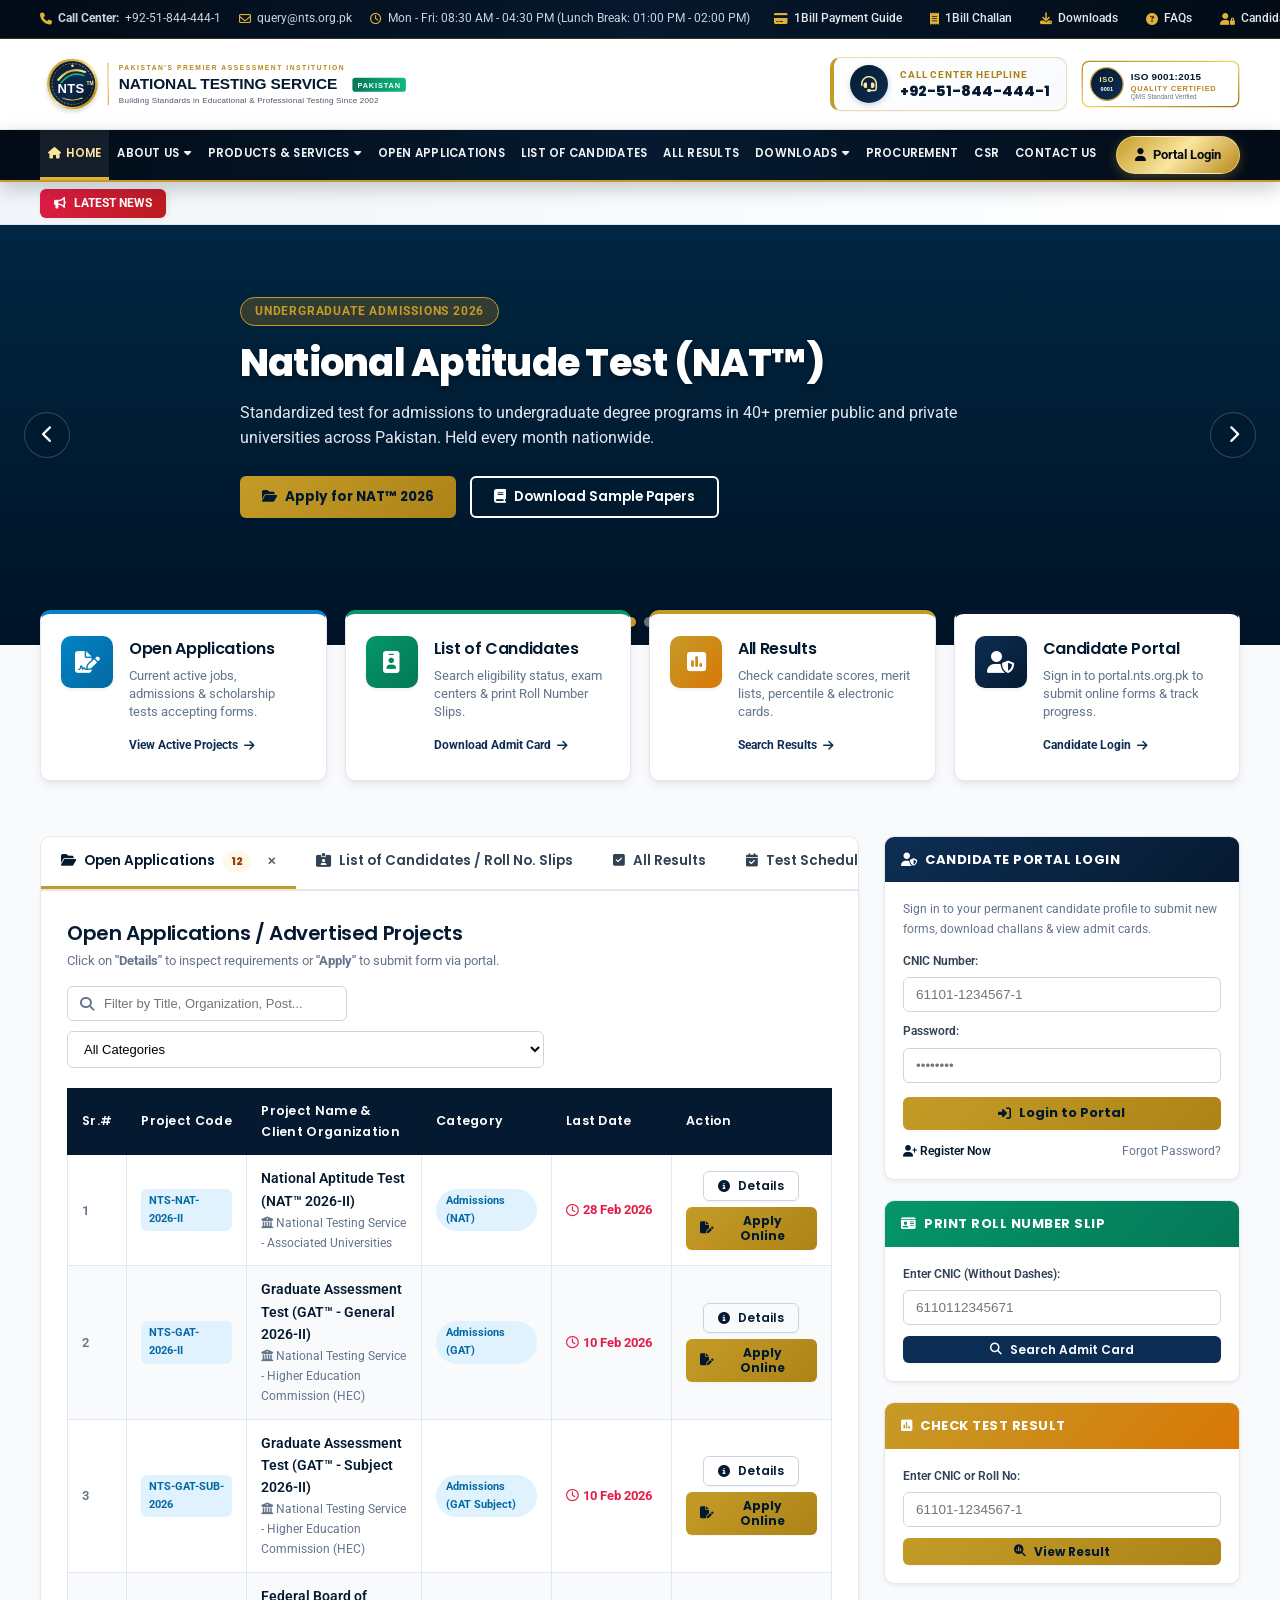
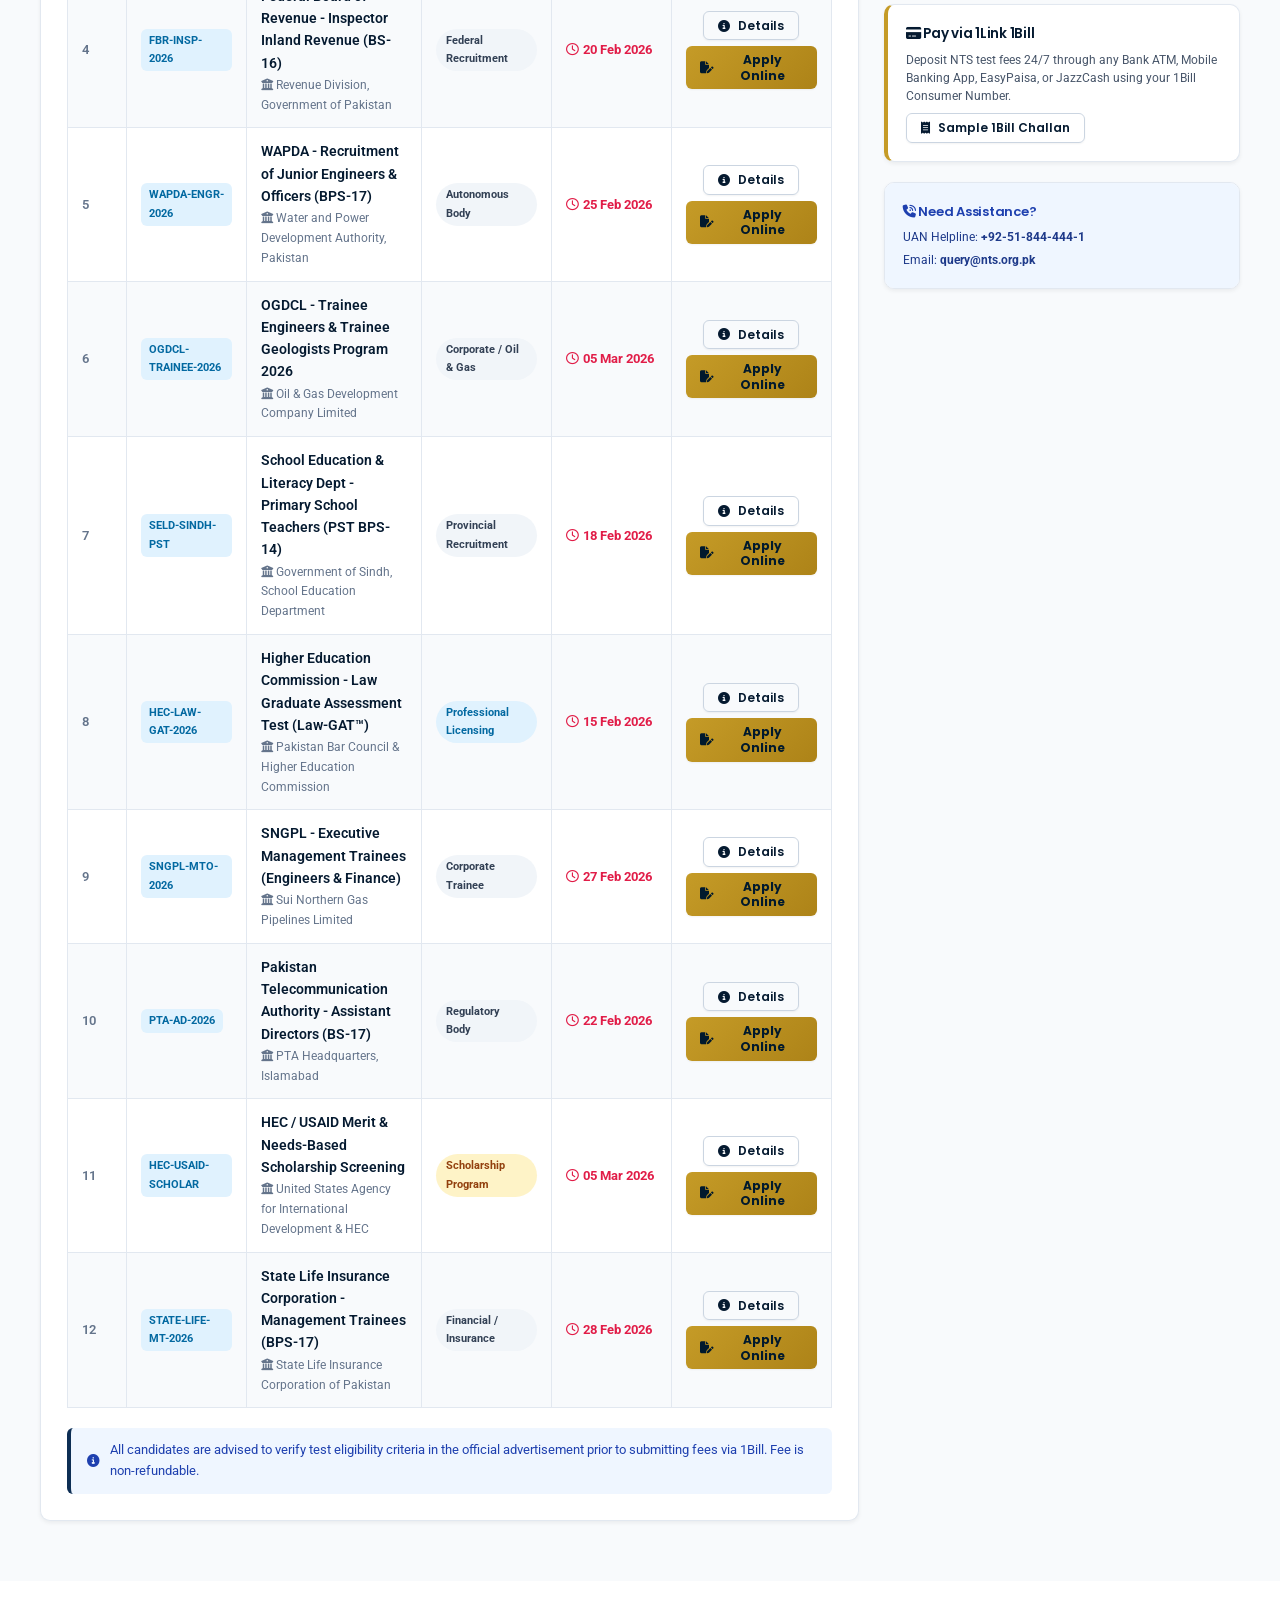
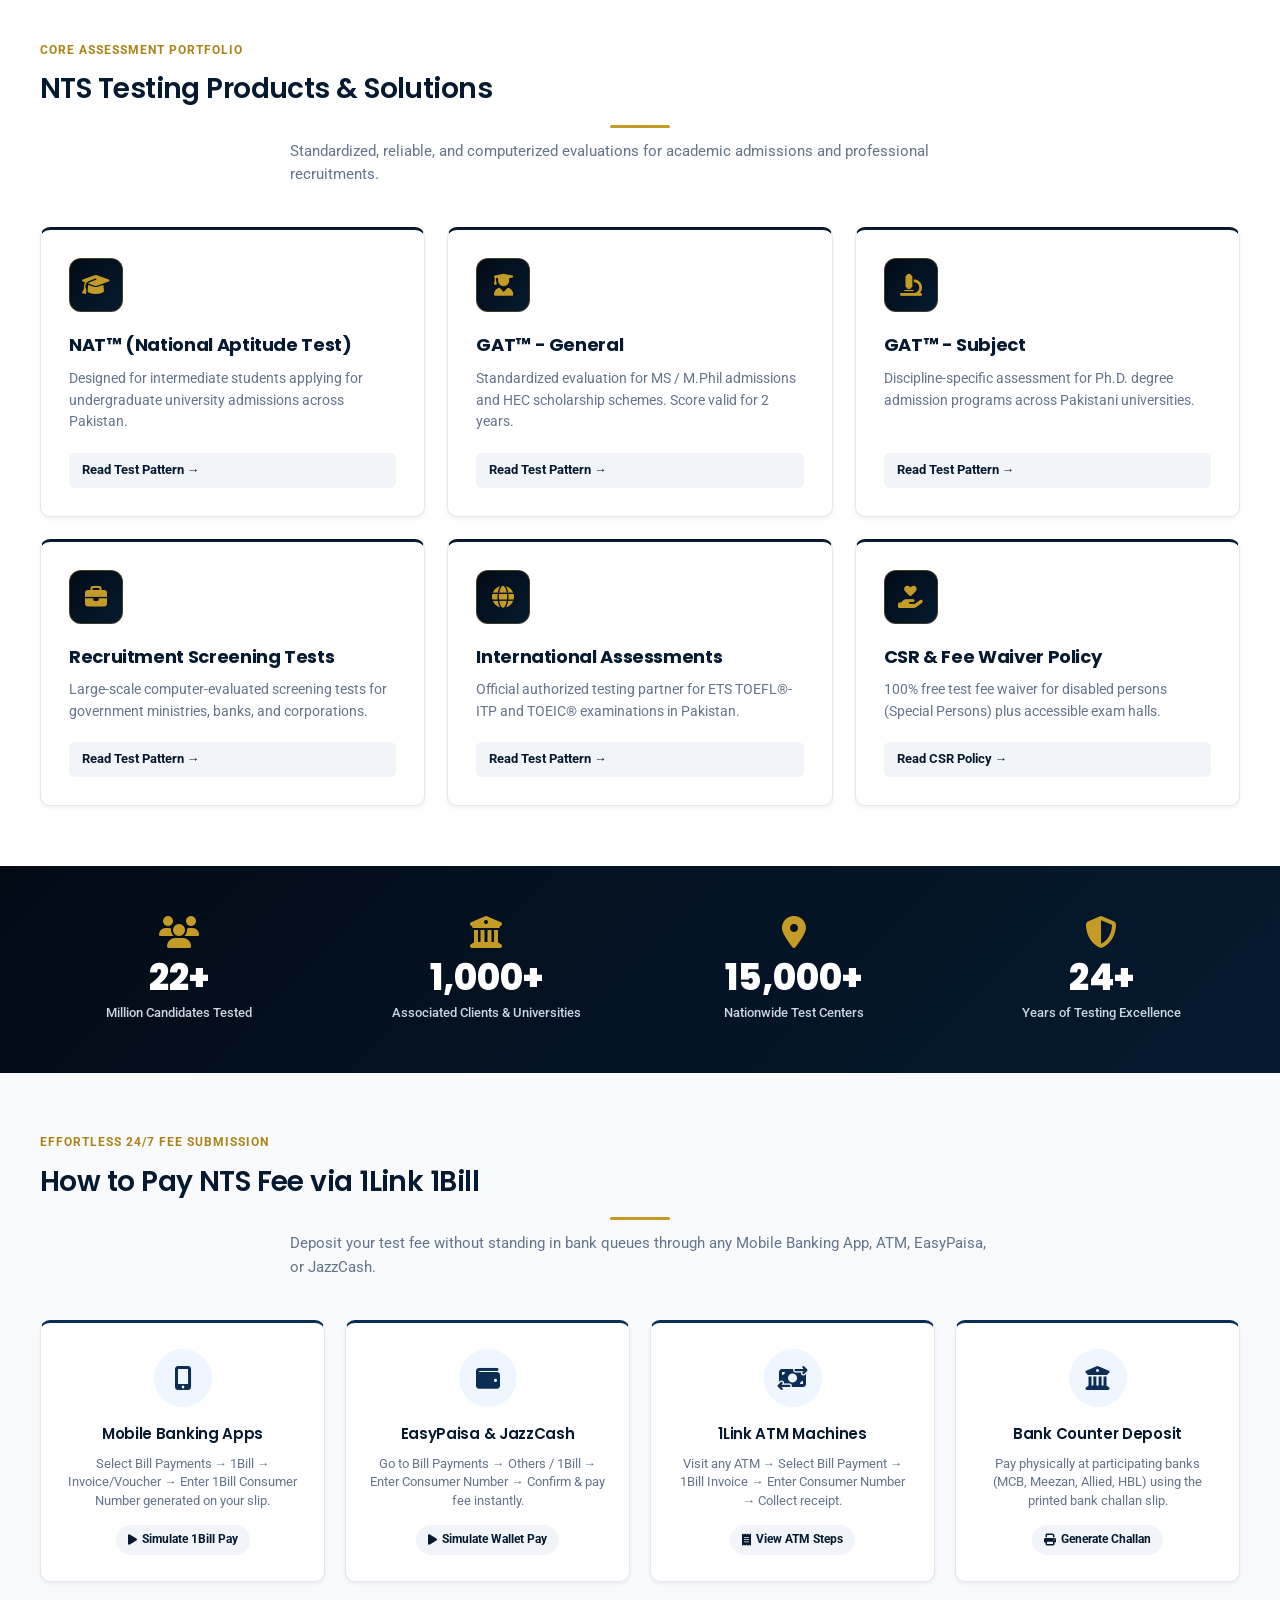
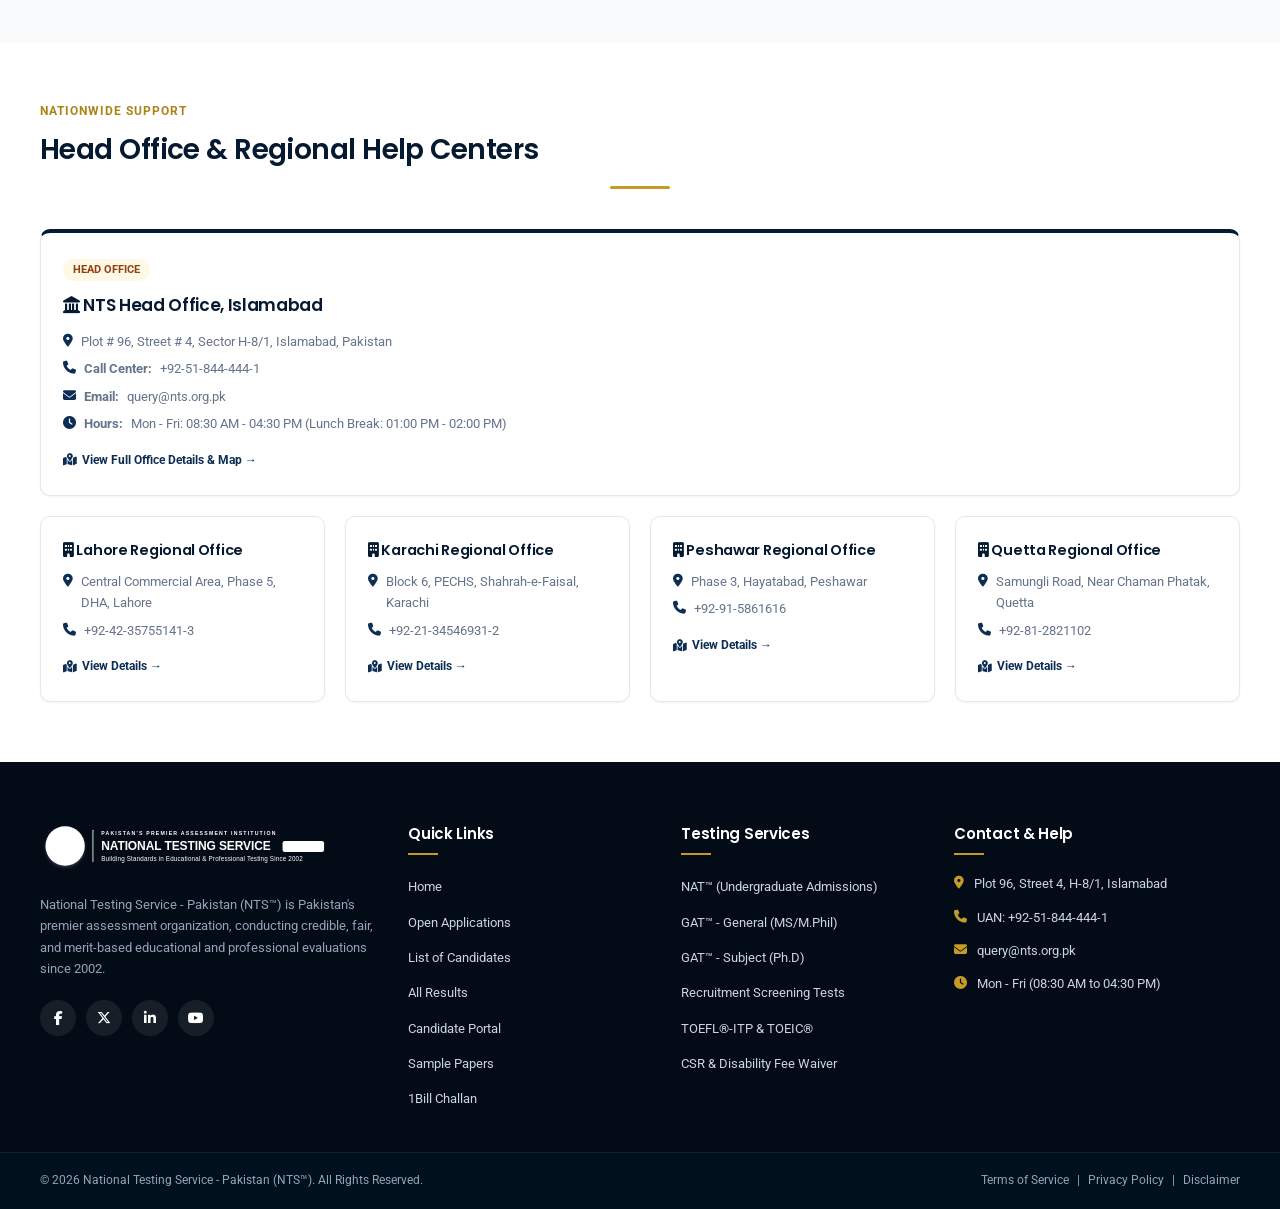
<file: index.html>
<!DOCTYPE html>
<html lang="en">
<head>
    <meta charset="UTF-8">
    <meta name="viewport" content="width=device-width, initial-scale=1.0">
    <title>NTS ™ - Pakistan | National Testing Service - Pakistan Official Portal</title>
    <!-- Google Fonts -->
    <link rel="preconnect" href="https://fonts.googleapis.com">
    <link rel="preconnect" href="https://fonts.gstatic.com" crossorigin>
    <link href="https://fonts.googleapis.com/css2?family=Poppins:wght@400;500;600;700;800&family=Roboto:wght@300;400;500;700&display=swap" rel="stylesheet">
    <!-- Font Awesome 6 -->
    <link rel="stylesheet" href="https://cdnjs.cloudflare.com/ajax/libs/font-awesome/6.4.0/css/all.min.css">
    <link rel="stylesheet" href="css/style.css">
    <link rel="icon" type="image/svg+xml" href="img/nts_logo.svg">
    <link rel="stylesheet" href="css/responsive.css">
</head>
<body>

    <!-- TOP BAR -->
    <div class="top-bar">
        <div class="container top-bar-content">
            <div class="top-bar-left">
                <span><i class="fa-solid fa-phone"></i> <strong>Call Center:</strong> +92-51-844-444-1</span>
                <span><i class="fa-regular fa-envelope"></i> query@nts.org.pk</span>
                <span><i class="fa-regular fa-clock"></i> Mon - Fri: 08:30 AM - 04:30 PM (Lunch Break: 01:00 PM - 02:00 PM)</span>
            </div>
            <div class="top-bar-right">
                <a href="#payment-guide"><i class="fa-solid fa-credit-card"></i> 1Bill Payment Guide</a>
                <a href="challan.html"><i class="fa-solid fa-receipt"></i> 1Bill Challan</a>
                <a href="downloads.html"><i class="fa-solid fa-download"></i> Downloads</a>
                <a href="faq.html"><i class="fa-solid fa-circle-question"></i> FAQs</a>
                <a href="candidate-portal.html" class="top-portal-btn"><i class="fa-solid fa-user-lock"></i> Candidate Portal</a>
            </div>
        </div>
    </div>

    <!-- MAIN HEADER -->
    <header class="main-header">
        <div class="container header-content">
            <!-- Brand Logo -->
            <div class="brand-area">
                <a href="index.html" class="logo-link">
                    <img src="img/nts_logo.svg" onerror="this.onerror=null; this.src='img/nts_logo.svg';" alt="National Testing Service - Pakistan" class="nts-main-logo">
                </a>
            </div>

            <!-- Header Right Badges -->
            <div class="header-badges">
                <div class="call-center-box">
                    <div class="cc-icon"><i class="fa-solid fa-headset"></i></div>
                    <div class="cc-text">
                        <span>CALL CENTER HELPLINE</span>
                        <strong>+92-51-844-444-1</strong>
                    </div>
                </div>
                <div class="iso-box">
                    <img src="img/iso_logo.svg" alt="ISO 9001:2015 Certified" style="height: 48px;">
                </div>
            </div>
        </div>
    </header>

    <!-- MAIN NAVIGATION BAR (Exact nts.org.pk/new menu structure) -->
    <nav class="main-nav">
        <div class="container nav-container">
            <ul class="nav-links">
                <li class="active"><a href="index.html"><i class="fa-solid fa-house"></i> HOME</a></li>
                <li class="dropdown">
                    <a href="about.html">ABOUT US <i class="fa-solid fa-caret-down"></i></a>
                    <ul class="dropdown-menu">
                        <li><a href="about.html#intro"><i class="fa-solid fa-circle-info"></i> About NTS</a></li>
                        <li><a href="about.html#vision"><i class="fa-solid fa-bullseye"></i> Vision & Mission</a></li>
                        <li><a href="about.html#bod"><i class="fa-solid fa-users"></i> Board of Directors</a></li>
                        <li><a href="about.html#ceo"><i class="fa-solid fa-user-tie"></i> Message from CEO</a></li>
                        <li><a href="about.html#qms"><i class="fa-solid fa-award"></i> Quality Management System</a></li>
                    </ul>
                </li>
                <li class="dropdown">
                    <a href="products.html">PRODUCTS & SERVICES <i class="fa-solid fa-caret-down"></i></a>
                    <ul class="dropdown-menu">
                        <li><a href="products.html#nat"><i class="fa-solid fa-graduation-cap"></i> National Aptitude Test (NAT™)</a></li>
                        <li><a href="products.html#gat-gen"><i class="fa-solid fa-user-graduate"></i> Graduate Assessment Test (GAT™ General)</a></li>
                        <li><a href="products.html#gat-sub"><i class="fa-solid fa-microscope"></i> Graduate Assessment Test (GAT™ Subject)</a></li>
                        <li><a href="products.html#recruitment"><i class="fa-solid fa-briefcase"></i> Screening & Recruitment Tests</a></li>
                        <li><a href="products.html#intl"><i class="fa-solid fa-globe"></i> International Tests (TOEFL / TOEIC)</a></li>
                    </ul>
                </li>
                <li><a href="open-applications.html">OPEN APPLICATIONS</a></li>
                <li><a href="candidates.html">LIST OF CANDIDATES</a></li>
                <li><a href="results.html">ALL RESULTS</a></li>
                <li class="dropdown">
                    <a href="downloads.html">DOWNLOADS <i class="fa-solid fa-caret-down"></i></a>
                    <ul class="dropdown-menu">
                        <li><a href="challan.html"><i class="fa-solid fa-receipt"></i> 1Bill Bank Deposit Slips</a></li>
                        <li><a href="sample-papers.html"><i class="fa-solid fa-file-pdf"></i> Sample Papers & Syllabi</a></li>
                        <li><a href="candidates.html"><i class="fa-solid fa-id-card"></i> Roll Number Slips</a></li>
                        <li><a href="results.html"><i class="fa-solid fa-square-poll-vertical"></i> Result Cards</a></li>
                        <li><a href="downloads.html#rechecking"><i class="fa-solid fa-pen-to-square"></i> Paper Rechecking Forms</a></li>
                    </ul>
                </li>
                <li><a href="procurement.html">PROCUREMENT</a></li>
                <li><a href="csr.html">CSR</a></li>
                <li><a href="contact.html">CONTACT US</a></li>
            </ul>
            <div class="nav-portal-shortcut">
                <a href="candidate-portal.html" class="nav-portal-pill"><i class="fa-solid fa-user"></i> Portal Login</a>
            </div>
        </div>
    </nav>

    <!-- HCI QUICK ACTION PILLS (Instant One-Click Navigation) -->
    <div class="quick-pills-bar">
        <div class="container quick-pills-container">
            <div class="quick-pills-label">
                <i class="fa-solid fa-bolt"></i> Quick Shortcuts:
            </div>
            <div class="quick-pills-group">
                <a href="open-applications.html" class="pill-shortcut"><i class="fa-solid fa-folder-open"></i> Open Projects (12)</a>
                <a href="candidates.html" class="pill-shortcut"><i class="fa-solid fa-id-card"></i> Roll No. Slips</a>
                <a href="results.html" class="pill-shortcut"><i class="fa-solid fa-square-poll-vertical"></i> Check Results</a>
                <a href="challan.html" class="pill-shortcut"><i class="fa-solid fa-receipt"></i> 1Bill Deposit Slip</a>
                <a href="sample-papers.html" class="pill-shortcut"><i class="fa-solid fa-book-open"></i> Sample Papers</a>
                <a href="candidate-portal.html" class="pill-shortcut" style="background-color: var(--nts-gold-light); color: #92400e; border-color: var(--nts-gold);"><i class="fa-solid fa-user-gear"></i> Portal Dashboard</a>
            </div>
        </div>
    </div>

    <!-- LIVE NEWS TICKER -->
    <div class="news-ticker-bar">
        <div class="container ticker-container">
            <div class="ticker-badge">
                <i class="fa-solid fa-bullhorn"></i> LATEST NEWS
            </div>
            <div class="ticker-wrapper">
                <div class="ticker-content">
                    <span class="ticker-item"><i class="fa-solid fa-star"></i> <strong>Special Persons:</strong> 100% Exemption of NTS Test Fee for Persons with Disabilities (Special Persons) across all categories.</span>
                    <span class="ticker-item"><i class="fa-solid fa-circle-check"></i> <strong>GAT™ General 2026-I:</strong> Results declared. Candidates can check their official score cards now.</span>
                    <span class="ticker-item"><i class="fa-solid fa-credit-card"></i> <strong>1Link 1Bill:</strong> Pay test fee easily via EasyPaisa, JazzCash, ATMs, or any bank mobile app.</span>
                    <span class="ticker-item"><i class="fa-solid fa-calendar-days"></i> <strong>NAT™ 2026-II:</strong> Online registration deadline is 28th February 2026. Submit forms via portal.nts.org.pk.</span>
                </div>
            </div>
        </div>
    </div>

    <!-- HERO CAROUSEL BANNER (Identical to nts.org.pk/new) -->
    <section class="hero-section">
        <div class="hero-slider" id="heroSlider">
            <!-- Slide 1 -->
            <div class="slide active" style="background: linear-gradient(rgba(0, 43, 73, 0.85), rgba(0, 20, 40, 0.90)), url('https://images.unsplash.com/photo-1523240795612-9a054b0db644?auto=format&fit=crop&w=1600&q=80') center/cover;">
                <div class="container hero-slide-inner">
                    <div class="slide-badge">UNDERGRADUATE ADMISSIONS 2026</div>
                    <h2 class="slide-heading">National Aptitude Test (NAT™)</h2>
                    <p class="slide-desc">Standardized test for admissions to undergraduate degree programs in 40+ premier public and private universities across Pakistan. Held every month nationwide.</p>
                    <div class="slide-actions">
                        <button class="btn btn-warning" onclick="switchMainTab('open-apps')"><i class="fa-solid fa-folder-open"></i> Apply for NAT™ 2026</button>
                        <a href="sample-papers.html" class="btn btn-outline"><i class="fa-solid fa-book"></i> Download Sample Papers</a>
                    </div>
                </div>
            </div>
            <!-- Slide 2 -->
            <div class="slide" style="background: linear-gradient(rgba(0, 43, 73, 0.85), rgba(0, 20, 40, 0.90)), url('https://images.unsplash.com/photo-1434030216411-0b793f4b4173?auto=format&fit=crop&w=1600&q=80') center/cover;">
                <div class="container hero-slide-inner">
                    <div class="slide-badge">HIGHER EDUCATION (MS / M.PHIL & PH.D)</div>
                    <h2 class="slide-heading">Graduate Assessment Test (GAT™)</h2>
                    <p class="slide-desc">GAT-General for MS/M.Phil admissions & HEC scholarships; GAT-Subject for Ph.D. degree admissions. Valid for 2 full years.</p>
                    <div class="slide-actions">
                        <button class="btn btn-warning" onclick="switchMainTab('rollno')"><i class="fa-solid fa-id-card"></i> Download GAT Roll No Slip</button>
                        <button class="btn btn-outline" onclick="switchMainTab('results')"><i class="fa-solid fa-square-poll-vertical"></i> View GAT Results</button>
                    </div>
                </div>
            </div>
            <!-- Slide 3 -->
            <div class="slide" style="background: linear-gradient(rgba(0, 43, 73, 0.85), rgba(0, 20, 40, 0.90)), url('https://images.unsplash.com/photo-1521791136064-7986c2920216?auto=format&fit=crop&w=1600&q=80') center/cover;">
                <div class="container hero-slide-inner">
                    <div class="slide-badge">FEDERAL & PROVINCIAL RECRUITMENT</div>
                    <h2 class="slide-heading">Merit-Based Assessment & Screening</h2>
                    <p class="slide-desc">Transparent, computerized testing solutions for Government Ministries, Autonomous Authorities, Banks, and Corporate Organizations.</p>
                    <div class="slide-actions">
                        <button class="btn btn-warning" onclick="switchMainTab('open-apps')"><i class="fa-solid fa-briefcase"></i> View Job Vacancies</button>
                        <a href="candidate-portal.html" class="btn btn-outline"><i class="fa-solid fa-user-lock"></i> Candidate Portal</a>
                    </div>
                </div>
            </div>
        </div>
        <button class="slider-btn prev-btn" onclick="prevSlide()"><i class="fa-solid fa-chevron-left"></i></button>
        <button class="slider-btn next-btn" onclick="nextSlide()"><i class="fa-solid fa-chevron-right"></i></button>
        <div class="slider-dots" id="sliderDots"></div>
    </section>

    <!-- ICONIC 4 QUICK ACCESS CARDS (Exactly as on nts.org.pk/new) -->
    <section class="quick-services-section">
        <div class="container">
            <div class="quick-grid">
                <!-- Card 1: Open Applications -->
                <div class="quick-card card-open-app" onclick="window.location.href='open-applications.html'">
                    <div class="card-icon bg-blue">
                        <i class="fa-solid fa-file-signature"></i>
                    </div>
                    <div class="card-body">
                        <h3>Open Applications</h3>
                        <p>Current active jobs, admissions & scholarship tests accepting forms.</p>
                        <span class="card-link">View Active Projects <i class="fa-solid fa-arrow-right"></i></span>
                    </div>
                </div>
                <!-- Card 2: List of Candidates / Roll No Slips -->
                <div class="quick-card card-rollno" onclick="window.location.href='candidates.html'">
                    <div class="card-icon bg-green">
                        <i class="fa-solid fa-id-badge"></i>
                    </div>
                    <div class="card-body">
                        <h3>List of Candidates</h3>
                        <p>Search eligibility status, exam centers & print Roll Number Slips.</p>
                        <span class="card-link">Download Admit Card <i class="fa-solid fa-arrow-right"></i></span>
                    </div>
                </div>
                <!-- Card 3: All Results -->
                <div class="quick-card card-results" onclick="window.location.href='results.html'">
                    <div class="card-icon bg-amber">
                        <i class="fa-solid fa-square-poll-vertical"></i>
                    </div>
                    <div class="card-body">
                        <h3>All Results</h3>
                        <p>Check candidate scores, merit lists, percentile & electronic cards.</p>
                        <span class="card-link">Search Results <i class="fa-solid fa-arrow-right"></i></span>
                    </div>
                </div>
                <!-- Card 4: Candidate Portal -->
                <div class="quick-card card-portal" onclick="window.location.href='candidate-portal.html'">
                    <div class="card-icon bg-navy">
                        <i class="fa-solid fa-user-shield"></i>
                    </div>
                    <div class="card-body">
                        <h3>Candidate Portal</h3>
                        <p>Sign in to portal.nts.org.pk to submit online forms & track progress.</p>
                        <span class="card-link">Candidate Login <i class="fa-solid fa-arrow-right"></i></span>
                    </div>
                </div>
            </div>
        </div>
    </section>

    <!-- 2-COLUMN MAIN CONTENT WORKSPACE (Authentic nts.org.pk/new layout) -->
    <section class="main-work-section" id="workspace">
        <div class="container">
            <div class="layout-grid-2col">
                
                <!-- LEFT COLUMN: MAIN EXAMINATION TABLES & TABS (8 Cols) -->
                <div class="main-column-8">
                    
                    <div class="section-tabs-bar">
                        <button class="tab-trigger active" id="tab-open-apps-btn" onclick="switchMainTab('open-apps')">
                            <i class="fa-solid fa-folder-open"></i> Open Applications <span class="badge-count" id="openAppsCount">12</span>
                        </button>
                        <button class="tab-trigger" id="tab-rollno-btn" onclick="switchMainTab('rollno')">
                            <i class="fa-solid fa-id-card-clip"></i> List of Candidates / Roll No. Slips
                        </button>
                        <button class="tab-trigger" id="tab-results-btn" onclick="switchMainTab('results')">
                            <i class="fa-solid fa-square-check"></i> All Results
                        </button>
                        <button class="tab-trigger" id="tab-schedule-btn" onclick="switchMainTab('schedule')">
                            <i class="fa-solid fa-calendar-check"></i> Test Schedule
                        </button>
                    </div>

                    <!-- PANE 1: OPEN APPLICATIONS -->
                    <div class="tab-pane active" id="pane-open-apps">
                        <div class="pane-header">
                            <div class="pane-title">
                                <h2>Open Applications / Advertised Projects</h2>
                                <p>Click on <strong>"Details"</strong> to inspect requirements or <strong>"Apply"</strong> to submit form via portal.</p>
                            </div>
                            <div class="search-filter-box">
                                <i class="fa-solid fa-magnifying-glass search-icon"></i>
                                <input type="text" id="projectSearchInput" placeholder="Filter by Title, Organization, Post..." onkeyup="filterProjects()">
                                <select id="projectCategoryFilter" onchange="filterProjects()">
                                    <option value="ALL">All Categories</option>
                                    <option value="Recruitment">Recruitment / Jobs</option>
                                    <option value="Admission">Admissions (NAT / GAT)</option>
                                    <option value="Scholarship">Scholarships</option>
                                </select>
                            </div>
                        </div>

                        <div class="table-responsive">
                            <table class="nts-table" id="projectsTable">
                                <thead>
                                    <tr>
                                        <th style="width: 50px;">Sr.#</th>
                                        <th style="width: 120px;">Project Code</th>
                                        <th>Project Name & Client Organization</th>
                                        <th style="width: 130px;">Category</th>
                                        <th style="width: 120px;">Last Date</th>
                                        <th style="width: 160px;" class="text-center">Action</th>
                                    </tr>
                                </thead>
                                <tbody id="projectsTableBody">
                                    <!-- Populated dynamically by js/main.js -->
                                </tbody>
                            </table>
                        </div>

                        <div class="pane-footer-note">
                            <i class="fa-solid fa-circle-info"></i>
                            <span>All candidates are advised to verify test eligibility criteria in the official advertisement prior to submitting fees via 1Bill. Fee is non-refundable.</span>
                        </div>
                    </div>

                    <!-- PANE 2: ROLL NUMBER SLIPS -->
                    <div class="tab-pane" id="pane-rollno">
                        <div class="pane-header">
                            <div class="pane-title">
                                <h2>List of Candidates / Roll No. Slips</h2>
                                <p>Check test center venue, exam time, candidate eligibility and print admit card.</p>
                            </div>
                        </div>

                        <div class="lookup-card">
                            <div class="lookup-card-header">
                                <i class="fa-solid fa-address-card"></i> Search Roll Number Slip by CNIC
                            </div>
                            <div class="lookup-card-body">
                                <div class="lookup-form-grid">
                                    <div class="form-group">
                                        <label for="rollnoTestSelect">Select Project / Test: <span class="req">*</span></label>
                                        <select id="rollnoTestSelect" class="form-control">
                                            <option value="ALL">-- Select Project --</option>
                                            <option value="NAT-2026-I">National Aptitude Test (NAT™ 2026-I)</option>
                                            <option value="GAT-GEN-2026">Graduate Assessment Test (GAT™ General 2026-I)</option>
                                            <option value="FBR-INSP-2026">Federal Board of Revenue - Inspector Inland Revenue (BS-16)</option>
                                            <option value="WAPDA-ENGR-2026">WAPDA - Assistant Manager / Junior Engineer (BPS-17)</option>
                                            <option value="NTS-SINDH-PST">Sindh School Education - Primary School Teacher (PST)</option>
                                        </select>
                                    </div>
                                    <div class="form-group">
                                        <label for="rollnoCnicInput">Enter 13-Digit CNIC: <span class="req">*</span></label>
                                        <input type="text" id="rollnoCnicInput" class="form-control" placeholder="61101-1234567-1 or without dashes" maxlength="15">
                                        <div class="form-hint" style="margin-top: 5px;">
                                            Sample: 
                                            <span class="demo-fill-chip" onclick="fillSampleCnic('rollnoCnicInput', '61101-1234567-1', true)"><i class="fa-solid fa-user-check"></i> 61101-1234567-1 (Hamza)</span>
                                            <span class="demo-fill-chip" onclick="fillSampleCnic('rollnoCnicInput', '37405-9876543-2', true)"><i class="fa-solid fa-user-check"></i> 37405-9876543-2 (Fatima)</span>
                                        </div>
                                    </div>
                                    <div class="form-group align-end">
                                        <button class="btn btn-primary btn-block" onclick="lookupRollNoSlip()">
                                            <i class="fa-solid fa-search"></i> Search Roll No
                                        </button>
                                    </div>
                                </div>

                                <div id="rollnoResultContainer" class="lookup-output" style="display: none;"></div>
                            </div>
                        </div>
                    </div>

                    <!-- PANE 3: ALL RESULTS -->
                    <div class="tab-pane" id="pane-results">
                        <div class="pane-header">
                            <div class="pane-title">
                                <h2>All Results & Electronic Score Cards</h2>
                                <p>Search test marks, section-wise breakdown, percentile, and print verification certificate.</p>
                            </div>
                        </div>

                        <div class="lookup-card">
                            <div class="lookup-card-header bg-navy">
                                <i class="fa-solid fa-square-poll-vertical"></i> Online Result Verification Engine
                            </div>
                            <div class="lookup-card-body">
                                <div class="lookup-form-grid">
                                    <div class="form-group">
                                        <label for="resultTestSelect">Select Examination: <span class="req">*</span></label>
                                        <select id="resultTestSelect" class="form-control">
                                            <option value="ALL">-- Select Project --</option>
                                            <option value="GAT-GEN-2026">GAT™ General 2026-I (Held on 18 Jan 2026)</option>
                                            <option value="NAT-2026-I">NAT™ 2026-I (Held on 11 Jan 2026)</option>
                                            <option value="OGDCL-TRAINEE">OGDCL - Trainee Engineers Assessment Test</option>
                                            <option value="SNGPL-OFFICER">SNGPL - Executive Management Trainees</option>
                                            <option value="HEC-LAW-GAT">HEC - Law Graduate Assessment Test (Law-GAT)</option>
                                        </select>
                                    </div>
                                    <div class="form-group">
                                        <label for="resultCnicInput">Enter CNIC or Roll No: <span class="req">*</span></label>
                                        <input type="text" id="resultCnicInput" class="form-control" placeholder="61101-1234567-1" maxlength="15">
                                        <div class="form-hint" style="margin-top: 5px;">
                                            Sample: 
                                            <span class="demo-fill-chip" onclick="fillSampleCnic('resultCnicInput', '61101-1234567-1', true)"><i class="fa-solid fa-chart-simple"></i> 61101-1234567-1 (GAT 82/100)</span>
                                            <span class="demo-fill-chip" onclick="fillSampleCnic('resultCnicInput', '37405-9876543-2', true)"><i class="fa-solid fa-chart-simple"></i> 37405-9876543-2 (NAT 82/90)</span>
                                        </div>
                                    </div>
                                    <div class="form-group align-end">
                                        <button class="btn btn-warning btn-block" onclick="lookupResult()">
                                            <i class="fa-solid fa-magnifying-glass-chart"></i> View Score Card
                                        </button>
                                    </div>
                                </div>

                                <div id="resultCardContainer" class="lookup-output" style="display: none;"></div>
                            </div>
                        </div>
                    </div>

                    <!-- PANE 4: TEST SCHEDULE -->
                    <div class="tab-pane" id="pane-schedule">
                        <div class="pane-header">
                            <div class="pane-title">
                                <h2>NTS Annual Test Schedule 2026</h2>
                                <p>Monthly national calendar for NAT™, GAT™ General, and GAT™ Subject examinations.</p>
                            </div>
                        </div>
                        <div class="schedule-grid">
                            <div class="schedule-card">
                                <div class="sch-header bg-blue"><i class="fa-solid fa-graduation-cap"></i> NAT™ Schedule 2026</div>
                                <div class="sch-body">
                                    <table class="schedule-table">
                                        <thead><tr><th>Test Series</th><th>Deadline</th><th>Test Date</th></tr></thead>
                                        <tbody>
                                            <tr><td>NAT-2026-I</td><td>Dec 26, 2025</td><td>Jan 11, 2026</td></tr>
                                            <tr class="highlight-row"><td><strong>NAT-2026-II</strong></td><td><strong>Feb 28, 2026</strong></td><td><strong>Mar 15, 2026</strong></td></tr>
                                            <tr><td>NAT-2026-III</td><td>Mar 26, 2026</td><td>Apr 19, 2026</td></tr>
                                            <tr><td>NAT-2026-IV</td><td>Apr 28, 2026</td><td>May 17, 2026</td></tr>
                                        </tbody>
                                    </table>
                                </div>
                            </div>
                            <div class="schedule-card">
                                <div class="sch-header bg-navy"><i class="fa-solid fa-user-graduate"></i> GAT™ Schedule 2026</div>
                                <div class="sch-body">
                                    <table class="schedule-table">
                                        <thead><tr><th>Test Series</th><th>Deadline</th><th>Test Date</th></tr></thead>
                                        <tbody>
                                            <tr><td>GAT-2026-I (General)</td><td>Jan 02, 2026</td><td>Jan 18, 2026</td></tr>
                                            <tr class="highlight-row"><td><strong>GAT-2026-II (General & Subject)</strong></td><td><strong>Feb 10, 2026</strong></td><td><strong>Mar 01, 2026</strong></td></tr>
                                            <tr><td>GAT-2026-III (General)</td><td>Apr 06, 2026</td><td>Apr 26, 2026</td></tr>
                                            <tr><td>GAT-2026-IV (General & Subject)</td><td>May 18, 2026</td><td>Jun 07, 2026</td></tr>
                                        </tbody>
                                    </table>
                                </div>
                            </div>
                        </div>
                    </div>

                </div>

                <!-- RIGHT COLUMN: SIDEBAR WIDGETS (4 Cols) -->
                <div class="sidebar-column-4">
                    
                    <!-- Widget 1: Candidate Portal Login Box -->
                    <div class="sidebar-widget widget-portal">
                        <div class="widget-header bg-navy">
                            <i class="fa-solid fa-user-shield"></i>
                            <span>CANDIDATE PORTAL LOGIN</span>
                        </div>
                        <div class="widget-body">
                            <p style="font-size: 12px; color: #64748b; margin-bottom: 12px;">Sign in to your permanent candidate profile to submit new forms, download challans & view admit cards.</p>
                            <form onsubmit="handlePortalLogin(event)">
                                <div class="form-group" style="margin-bottom: 10px;">
                                    <label style="font-size: 12px; font-weight: 600;">CNIC Number:</label>
                                    <input type="text" id="sideLoginCnic" class="form-control" placeholder="61101-1234567-1" required>
                                </div>
                                <div class="form-group" style="margin-bottom: 14px;">
                                    <label style="font-size: 12px; font-weight: 600;">Password:</label>
                                    <input type="password" id="sideLoginPass" class="form-control" placeholder="••••••••" required>
                                </div>
                                <button type="submit" class="btn btn-warning btn-block btn-xs" style="padding: 8px 14px; font-size: 13px;">
                                    <i class="fa-solid fa-right-to-bracket"></i> Login to Portal
                                </button>
                            </form>
                            <div style="display: flex; justify-content: space-between; margin-top: 12px; font-size: 11.5px;">
                                <a href="candidate-portal.html" style="color: var(--nts-navy); font-weight: 600;"><i class="fa-solid fa-user-plus"></i> Register Now</a>
                                <a href="javascript:void(0)" onclick="showToast('Password recovery instructions sent to your registered email.', 'fa-envelope')" style="color: #64748b;">Forgot Password?</a>
                            </div>
                        </div>
                    </div>

                    <!-- Widget 2: Quick Roll Number Slip -->
                    <div class="sidebar-widget">
                        <div class="widget-header bg-green">
                            <i class="fa-solid fa-id-card"></i>
                            <span>PRINT ROLL NUMBER SLIP</span>
                        </div>
                        <div class="widget-body">
                            <div class="form-group" style="margin-bottom: 10px;">
                                <label style="font-size: 12px; font-weight: 600;">Enter CNIC (Without Dashes):</label>
                                <input type="text" id="quickRollCnic" class="form-control" placeholder="6110112345671">
                            </div>
                            <button class="btn btn-primary btn-block btn-xs" onclick="quickRollSearch()">
                                <i class="fa-solid fa-search"></i> Search Admit Card
                            </button>
                        </div>
                    </div>

                    <!-- Widget 3: Quick Result Check -->
                    <div class="sidebar-widget">
                        <div class="widget-header bg-amber">
                            <i class="fa-solid fa-square-poll-vertical"></i>
                            <span>CHECK TEST RESULT</span>
                        </div>
                        <div class="widget-body">
                            <div class="form-group" style="margin-bottom: 10px;">
                                <label style="font-size: 12px; font-weight: 600;">Enter CNIC or Roll No:</label>
                                <input type="text" id="quickResCnic" class="form-control" placeholder="61101-1234567-1">
                            </div>
                            <button class="btn btn-warning btn-block btn-xs" onclick="quickResultSearch()">
                                <i class="fa-solid fa-magnifying-glass-chart"></i> View Result
                            </button>
                        </div>
                    </div>

                    <!-- Widget 4: Quick 1Bill Payment Notice -->
                    <div class="sidebar-widget" style="border-left: 4px solid var(--nts-gold);">
                        <div class="widget-body">
                            <h4 style="font-size: 13.5px; color: var(--nts-navy); margin-bottom: 6px;"><i class="fa-solid fa-credit-card"></i> Pay via 1Link 1Bill</h4>
                            <p style="font-size: 12px; color: #475569; line-height: 1.5; margin-bottom: 8px;">
                                Deposit NTS test fees 24/7 through any Bank ATM, Mobile Banking App, EasyPaisa, or JazzCash using your 1Bill Consumer Number.
                            </p>
                            <a href="challan.html" class="btn btn-outline-dark btn-xs"><i class="fa-solid fa-receipt"></i> Sample 1Bill Challan</a>
                        </div>
                    </div>

                    <!-- Widget 5: Call Center Info -->
                    <div class="sidebar-widget">
                        <div class="widget-body" style="background-color: #eff6ff;">
                            <h4 style="font-size: 13px; color: #1e40af; margin-bottom: 6px;"><i class="fa-solid fa-phone-volume"></i> Need Assistance?</h4>
                            <p style="font-size: 11.5px; color: #1e3a8a; margin-bottom: 4px;">UAN Helpline: <strong>+92-51-844-444-1</strong></p>
                            <p style="font-size: 11.5px; color: #1e3a8a;">Email: <strong>query@nts.org.pk</strong></p>
                        </div>
                    </div>

                </div>

            </div>
        </div>
    </section>

    <!-- TESTING PRODUCTS & ASSESSMENT DOMAINS -->
    <section class="products-section" id="tests">
        <div class="container">
            <div class="section-heading text-center">
                <span class="sub-title">CORE ASSESSMENT PORTFOLIO</span>
                <h2>NTS Testing Products & Solutions</h2>
                <div class="heading-divider"></div>
                <p>Standardized, reliable, and computerized evaluations for academic admissions and professional recruitments.</p>
            </div>

            <div class="products-grid">
                <div class="product-item">
                    <div class="prod-icon-box"><i class="fa-solid fa-graduation-cap"></i></div>
                    <h3>NAT™ (National Aptitude Test)</h3>
                    <p>Designed for intermediate students applying for undergraduate university admissions across Pakistan.</p>
                    <a href="javascript:void(0)" onclick="openProductModal('NAT')" class="prod-more-btn">Read Test Pattern &rarr;</a>
                </div>
                <div class="product-item">
                    <div class="prod-icon-box"><i class="fa-solid fa-user-graduate"></i></div>
                    <h3>GAT™ - General</h3>
                    <p>Standardized evaluation for MS / M.Phil admissions and HEC scholarship schemes. Score valid for 2 years.</p>
                    <a href="javascript:void(0)" onclick="openProductModal('GAT-GEN')" class="prod-more-btn">Read Test Pattern &rarr;</a>
                </div>
                <div class="product-item">
                    <div class="prod-icon-box"><i class="fa-solid fa-microscope"></i></div>
                    <h3>GAT™ - Subject</h3>
                    <p>Discipline-specific assessment for Ph.D. degree admission programs across Pakistani universities.</p>
                    <a href="javascript:void(0)" onclick="openProductModal('GAT-SUB')" class="prod-more-btn">Read Test Pattern &rarr;</a>
                </div>
                <div class="product-item">
                    <div class="prod-icon-box"><i class="fa-solid fa-briefcase"></i></div>
                    <h3>Recruitment Screening Tests</h3>
                    <p>Large-scale computer-evaluated screening tests for government ministries, banks, and corporations.</p>
                    <a href="javascript:void(0)" onclick="openProductModal('RECRUITMENT')" class="prod-more-btn">Read Test Pattern &rarr;</a>
                </div>
                <div class="product-item">
                    <div class="prod-icon-box"><i class="fa-solid fa-globe"></i></div>
                    <h3>International Assessments</h3>
                    <p>Official authorized testing partner for ETS TOEFL®-ITP and TOEIC® examinations in Pakistan.</p>
                    <a href="javascript:void(0)" onclick="openProductModal('INTERNATIONAL')" class="prod-more-btn">Read Test Pattern &rarr;</a>
                </div>
                <div class="product-item">
                    <div class="prod-icon-box"><i class="fa-solid fa-hand-holding-heart"></i></div>
                    <h3>CSR & Fee Waiver Policy</h3>
                    <p>100% free test fee waiver for disabled persons (Special Persons) plus accessible exam halls.</p>
                    <a href="javascript:void(0)" onclick="openCsrModal()" class="prod-more-btn">Read CSR Policy &rarr;</a>
                </div>
            </div>
        </div>
    </section>

    <!-- STATS COUNTER -->
    <section class="stats-section">
        <div class="container stats-container">
            <div class="stat-box">
                <i class="fa-solid fa-users"></i>
                <div class="stat-number">22+</div>
                <div class="stat-label">Million Candidates Tested</div>
            </div>
            <div class="stat-box">
                <i class="fa-solid fa-building-columns"></i>
                <div class="stat-number">1,000+</div>
                <div class="stat-label">Associated Clients & Universities</div>
            </div>
            <div class="stat-box">
                <i class="fa-solid fa-location-dot"></i>
                <div class="stat-number">15,000+</div>
                <div class="stat-label">Nationwide Test Centers</div>
            </div>
            <div class="stat-box">
                <i class="fa-solid fa-shield-halved"></i>
                <div class="stat-number">24+</div>
                <div class="stat-label">Years of Testing Excellence</div>
            </div>
        </div>
    </section>

    <!-- PAYMENT GUIDE (1Link 1Bill) -->
    <section class="payment-guide-section" id="payment-guide">
        <div class="container">
            <div class="section-heading text-center">
                <span class="sub-title">EFFORTLESS 24/7 FEE SUBMISSION</span>
                <h2>How to Pay NTS Fee via 1Link 1Bill</h2>
                <div class="heading-divider"></div>
                <p>Deposit your test fee without standing in bank queues through any Mobile Banking App, ATM, EasyPaisa, or JazzCash.</p>
            </div>

            <div class="payment-methods-grid">
                <div class="payment-method-card" onclick="openPaymentGuideChannel('HBL')" role="button" tabindex="0">
                    <div class="pm-icon"><i class="fa-solid fa-mobile-screen-button"></i></div>
                    <h4>Mobile Banking Apps</h4>
                    <p>Select Bill Payments &rarr; 1Bill &rarr; Invoice/Voucher &rarr; Enter 1Bill Consumer Number generated on your slip.</p>
                    <span class="pm-action-label"><i class="fa-solid fa-play"></i> Simulate 1Bill Pay</span>
                </div>
                <div class="payment-method-card" onclick="openPaymentGuideChannel('EasyPaisa')" role="button" tabindex="0">
                    <div class="pm-icon"><i class="fa-solid fa-wallet"></i></div>
                    <h4>EasyPaisa &amp; JazzCash</h4>
                    <p>Go to Bill Payments &rarr; Others / 1Bill &rarr; Enter Consumer Number &rarr; Confirm &amp; pay fee instantly.</p>
                    <span class="pm-action-label"><i class="fa-solid fa-play"></i> Simulate Wallet Pay</span>
                </div>
                <div class="payment-method-card" onclick="openPaymentGuideChannel('1Link ATM')" role="button" tabindex="0">
                    <div class="pm-icon"><i class="fa-solid fa-money-bill-transfer"></i></div>
                    <h4>1Link ATM Machines</h4>
                    <p>Visit any ATM &rarr; Select Bill Payment &rarr; 1Bill Invoice &rarr; Enter Consumer Number &rarr; Collect receipt.</p>
                    <span class="pm-action-label"><i class="fa-solid fa-receipt"></i> View ATM Steps</span>
                </div>
                <div class="payment-method-card" onclick="window.location.href='challan.html'" role="button" tabindex="0">
                    <div class="pm-icon"><i class="fa-solid fa-building-columns"></i></div>
                    <h4>Bank Counter Deposit</h4>
                    <p>Pay physically at participating banks (MCB, Meezan, Allied, HBL) using the printed bank challan slip.</p>
                    <span class="pm-action-label"><i class="fa-solid fa-print"></i> Generate Challan</span>
                </div>
            </div>
        </div>
    </section>

    <!-- CONTACT & REGIONAL OFFICES -->
    <section class="contact-section" id="contact">
        <div class="container">
            <div class="section-heading text-center">
                <span class="sub-title">NATIONWIDE SUPPORT</span>
                <h2>Head Office &amp; Regional Help Centers</h2>
                <div class="heading-divider"></div>
            </div>

            <div class="contact-grid">
                <div class="contact-card primary-office" onclick="openOfficeModal('Islamabad')" role="button" tabindex="0">
                    <div class="badge-flag">HEAD OFFICE</div>
                    <h3><i class="fa-solid fa-landmark"></i> NTS Head Office, Islamabad</h3>
                    <p><i class="fa-solid fa-location-dot"></i> Plot # 96, Street # 4, Sector H-8/1, Islamabad, Pakistan</p>
                    <p><i class="fa-solid fa-phone"></i> <strong>Call Center:</strong> +92-51-844-444-1</p>
                    <p><i class="fa-solid fa-envelope"></i> <strong>Email:</strong> query@nts.org.pk</p>
                    <p><i class="fa-solid fa-clock"></i> <strong>Hours:</strong> Mon - Fri: 08:30 AM - 04:30 PM (Lunch Break: 01:00 PM - 02:00 PM)</p>
                    <span class="office-action-link"><i class="fa-solid fa-map-location-dot"></i> View Full Office Details &amp; Map &rarr;</span>
                </div>
                <div class="contact-card" onclick="openOfficeModal('Lahore')" role="button" tabindex="0">
                    <h4><i class="fa-solid fa-building"></i> Lahore Regional Office</h4>
                    <p><i class="fa-solid fa-location-dot"></i> Central Commercial Area, Phase 5, DHA, Lahore</p>
                    <p><i class="fa-solid fa-phone"></i> +92-42-35755141-3</p>
                    <span class="office-action-link"><i class="fa-solid fa-map-location-dot"></i> View Details &rarr;</span>
                </div>
                <div class="contact-card" onclick="openOfficeModal('Karachi')" role="button" tabindex="0">
                    <h4><i class="fa-solid fa-building"></i> Karachi Regional Office</h4>
                    <p><i class="fa-solid fa-location-dot"></i> Block 6, PECHS, Shahrah-e-Faisal, Karachi</p>
                    <p><i class="fa-solid fa-phone"></i> +92-21-34546931-2</p>
                    <span class="office-action-link"><i class="fa-solid fa-map-location-dot"></i> View Details &rarr;</span>
                </div>
                <div class="contact-card" onclick="openOfficeModal('Peshawar')" role="button" tabindex="0">
                    <h4><i class="fa-solid fa-building"></i> Peshawar Regional Office</h4>
                    <p><i class="fa-solid fa-location-dot"></i> Phase 3, Hayatabad, Peshawar</p>
                    <p><i class="fa-solid fa-phone"></i> +92-91-5861616</p>
                    <span class="office-action-link"><i class="fa-solid fa-map-location-dot"></i> View Details &rarr;</span>
                </div>
                <div class="contact-card" onclick="openOfficeModal('Quetta')" role="button" tabindex="0">
                    <h4><i class="fa-solid fa-building"></i> Quetta Regional Office</h4>
                    <p><i class="fa-solid fa-location-dot"></i> Samungli Road, Near Chaman Phatak, Quetta</p>
                    <p><i class="fa-solid fa-phone"></i> +92-81-2821102</p>
                    <span class="office-action-link"><i class="fa-solid fa-map-location-dot"></i> View Details &rarr;</span>
                </div>
            </div>
        </div>
    </section>

    <!-- FOOTER -->
    <footer class="main-footer">
        <div class="footer-top">
            <div class="container footer-grid">
                <div class="footer-col">
                    <div class="footer-brand">
                        <img src="img/nts_logo.svg" alt="NTS Logo" style="height: 48px; filter: brightness(0) invert(1);">
                    </div>
                    <p class="f-desc">
                        National Testing Service - Pakistan (NTS™) is Pakistan's premier assessment organization, conducting credible, fair, and merit-based educational and professional evaluations since 2002.
                    </p>
                    <div class="social-icons">
                        <a href="https://facebook.com" target="_blank" rel="noopener"><i class="fa-brands fa-facebook-f"></i></a>
                        <a href="https://twitter.com" target="_blank" rel="noopener"><i class="fa-brands fa-x-twitter"></i></a>
                        <a href="https://linkedin.com" target="_blank" rel="noopener"><i class="fa-brands fa-linkedin-in"></i></a>
                        <a href="https://youtube.com" target="_blank" rel="noopener"><i class="fa-brands fa-youtube"></i></a>
                    </div>
                </div>

                <div class="footer-col">
                    <h4 class="f-heading">Quick Links</h4>
                    <ul class="f-links">
                        <li><a href="index.html">Home</a></li>
                        <li><a href="javascript:void(0)" onclick="switchMainTab('open-apps')">Open Applications</a></li>
                        <li><a href="javascript:void(0)" onclick="switchMainTab('rollno')">List of Candidates</a></li>
                        <li><a href="javascript:void(0)" onclick="switchMainTab('results')">All Results</a></li>
                        <li><a href="candidate-portal.html">Candidate Portal</a></li>
                        <li><a href="sample-papers.html">Sample Papers</a></li>
                        <li><a href="challan.html">1Bill Challan</a></li>
                    </ul>
                </div>

                <div class="footer-col">
                    <h4 class="f-heading">Testing Services</h4>
                    <ul class="f-links">
                        <li><a href="javascript:void(0)" onclick="openProductModal('NAT')">NAT™ (Undergraduate Admissions)</a></li>
                        <li><a href="javascript:void(0)" onclick="openProductModal('GAT-GEN')">GAT™ - General (MS/M.Phil)</a></li>
                        <li><a href="javascript:void(0)" onclick="openProductModal('GAT-SUB')">GAT™ - Subject (Ph.D)</a></li>
                        <li><a href="javascript:void(0)" onclick="openProductModal('RECRUITMENT')">Recruitment Screening Tests</a></li>
                        <li><a href="javascript:void(0)" onclick="openProductModal('INTERNATIONAL')">TOEFL®-ITP &amp; TOEIC®</a></li>
                        <li><a href="javascript:void(0)" onclick="openCsrModal()">CSR &amp; Disability Fee Waiver</a></li>
                    </ul>
                </div>

                <div class="footer-col">
                    <h4 class="f-heading">Contact &amp; Help</h4>
                    <div class="f-contact-item">
                        <i class="fa-solid fa-location-dot"></i>
                        <span>Plot 96, Street 4, H-8/1, Islamabad</span>
                    </div>
                    <div class="f-contact-item">
                        <i class="fa-solid fa-phone"></i>
                        <span>UAN: +92-51-844-444-1</span>
                    </div>
                    <div class="f-contact-item">
                        <i class="fa-solid fa-envelope"></i>
                        <span>query@nts.org.pk</span>
                    </div>
                    <div class="f-contact-item">
                        <i class="fa-solid fa-clock"></i>
                        <span>Mon - Fri (08:30 AM to 04:30 PM)</span>
                    </div>
                </div>
            </div>
        </div>

        <div class="footer-bottom">
            <div class="container footer-bottom-inner">
                <p>&copy; 2026 National Testing Service - Pakistan (NTS™). All Rights Reserved.</p>
                <div class="bottom-links">
                    <a href="javascript:void(0)" onclick="openLegalModal('terms')">Terms of Service</a>
                    <span>|</span>
                    <a href="javascript:void(0)" onclick="openLegalModal('privacy')">Privacy Policy</a>
                    <span>|</span>
                    <a href="javascript:void(0)" onclick="openLegalModal('disclaimer')">Disclaimer</a>
                </div>
            </div>
        </div>
    </footer>

    <!-- MODAL: PROJECT DETAILS -->
    <div class="modal-overlay" id="projectDetailsModal">
        <div class="modal-box project-modal-box">
            <button class="modal-close-btn" onclick="closeModal('projectDetailsModal')">&times;</button>
            <div class="modal-header-banner">
                <span class="badge-tag" id="pmCategory">Category</span>
                <h3 id="pmTitle">Project Title</h3>
                <span class="pm-org" id="pmOrg">Organization</span>
            </div>
            <div class="modal-body-content">
                <div class="pm-meta-grid">
                    <div class="meta-item"><strong>Project Code:</strong> <span id="pmCode"></span></div>
                    <div class="meta-item"><strong>Last Date:</strong> <span id="pmLastDate" style="color: #c0392b; font-weight: 700;"></span></div>
                    <div class="meta-item"><strong>Test Fee:</strong> <span id="pmFee"></span></div>
                    <div class="meta-item"><strong>Eligibility:</strong> <span id="pmEligibility"></span></div>
                </div>
                <div class="pm-section">
                    <h4>Available Positions / Disciplines:</h4>
                    <ul id="pmPositionsList" class="positions-list"></ul>
                </div>
                <div class="pm-section">
                    <h4>Instructions:</h4>
                    <p id="pmInstructions"></p>
                </div>
                <div class="pm-actions">
                    <button class="btn btn-warning" id="pmApplyBtn"><i class="fa-solid fa-file-signature"></i> Apply Online via Portal</button>
                    <button class="btn btn-outline-dark" onclick="simulateDownload('Official_Project_Advertisement.pdf', '1.8 MB')"><i class="fa-solid fa-file-pdf"></i> Download Advertisement</button>
                </div>
            </div>
        </div>
    </div>

    <!-- MODAL: PRODUCT DETAILS -->
    <div class="modal-overlay" id="productModal">
        <div class="modal-box payment-modal-box" style="max-width: 720px;">
            <div id="productModalBody"></div>
        </div>
    </div>

    <!-- MODAL: CSR POLICY -->
    <div class="modal-overlay" id="csrModal">
        <div class="modal-box">
            <button class="modal-close-btn" onclick="closeModal('csrModal')">&times;</button>
            <div class="modal-inner-p">
                <div class="crest-center">
                    <img src="img/nts_logo.svg" onerror="this.onerror=null; this.src='img/nts_logo.svg';" alt="NTS Logo" style="height: 48px; margin-bottom: 10px;">
                    <h2>Fee Exemption Policy for Special Persons</h2>
                    <p class="subtitle">Complete Fee Waiver for Persons with Disabilities</p>
                </div>
                <hr>
                <h4>1. Scope & Eligibility</h4>
                <p>Pakistani citizens with a valid CNIC carrying the disability monogram or disability certificate issued by the Social Welfare Department are 100% exempt from the NTS test fee.</p>
                <h4>2. Procedure</h4>
                <p>Select "Person with Disability" while creating your profile on portal.nts.org.pk and upload your CNIC/certificate. Test fee will automatically be waived.</p>
                <div class="text-center mt-20">
                    <button class="btn btn-primary" onclick="closeModal('csrModal')">Understood & Close</button>
                </div>
            </div>
        </div>
    </div>

    <!-- Floating Back to Top Button -->
    <button class="back-to-top" id="backToTopBtn" onclick="scrollToTop()" title="Go to top">
        <i class="fa-solid fa-chevron-up"></i>
    </button>

    <!-- JS Scripts -->
    <script src="js/data.js"></script>
    <script src="js/main.js"></script>
    <script>
        function quickRollSearch() {
            const cnic = document.getElementById('quickRollCnic').value.trim();
            if (!cnic) {
                showToast('Please enter your 13-digit CNIC number', 'fa-triangle-exclamation');
                document.getElementById('quickRollCnic').focus();
                return;
            }
            switchMainTab('rollno');
            document.getElementById('rollnoCnicInput').value = cnic;
            lookupRollNoSlip();
        }

        function quickResultSearch() {
            const cnic = document.getElementById('quickResCnic').value.trim();
            if (!cnic) {
                showToast('Please enter your CNIC or Roll number', 'fa-triangle-exclamation');
                document.getElementById('quickResCnic').focus();
                return;
            }
            switchMainTab('results');
            document.getElementById('resultCnicInput').value = cnic;
            lookupResult();
        }
    </script>
    <script src="js/responsive.js"></script>
</body>
</html>
</file>
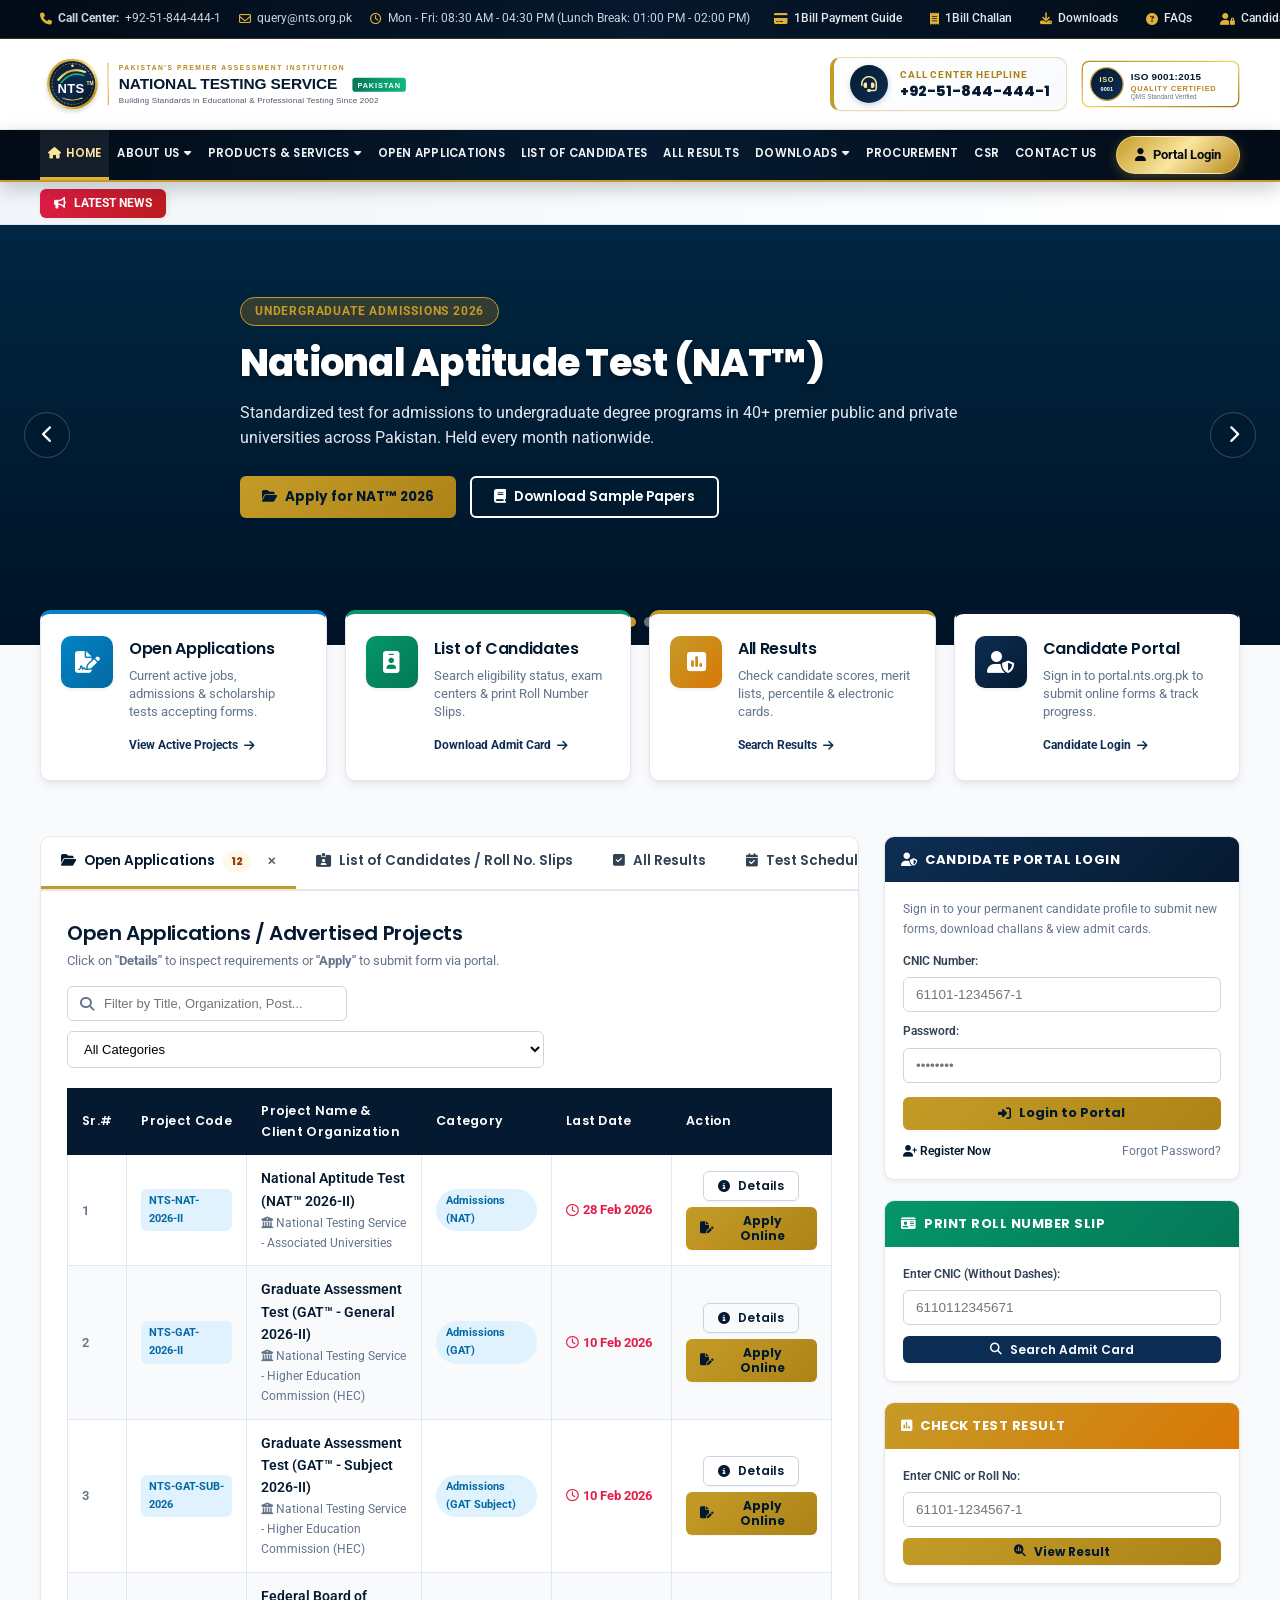
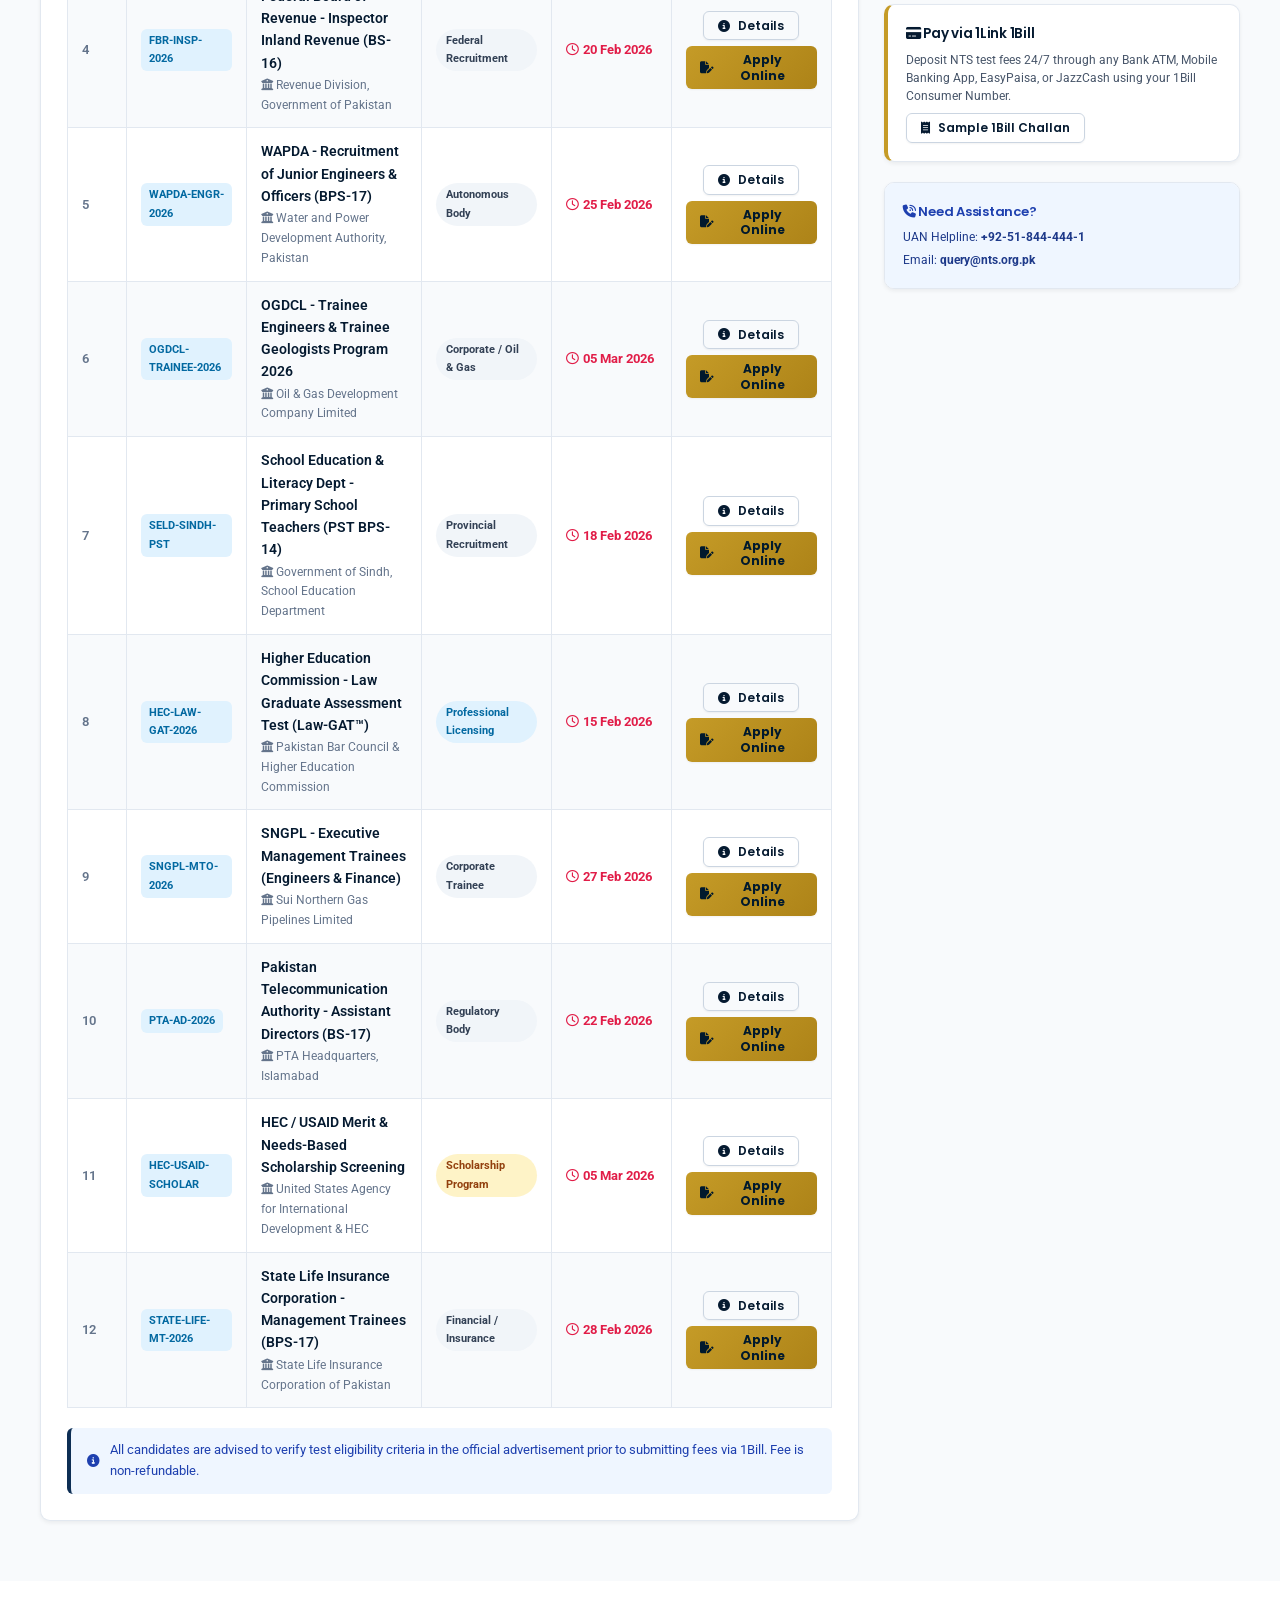
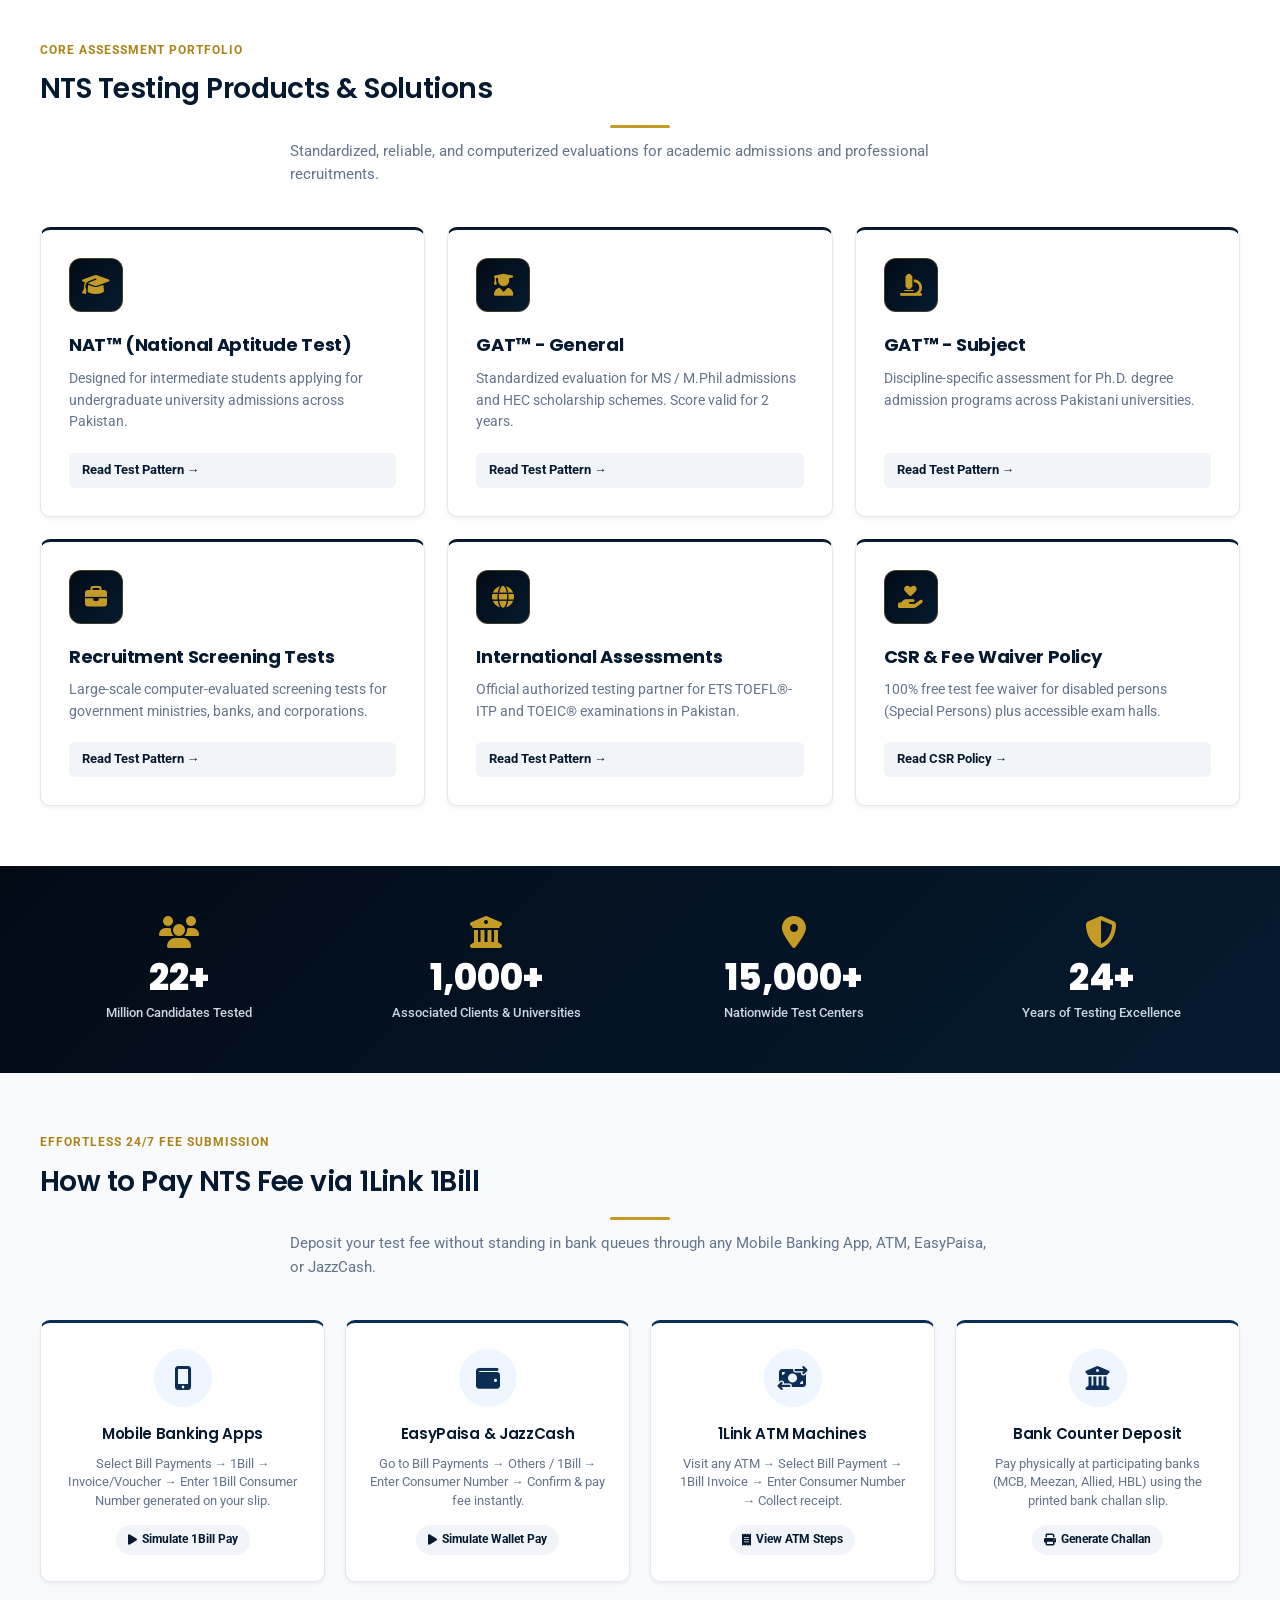
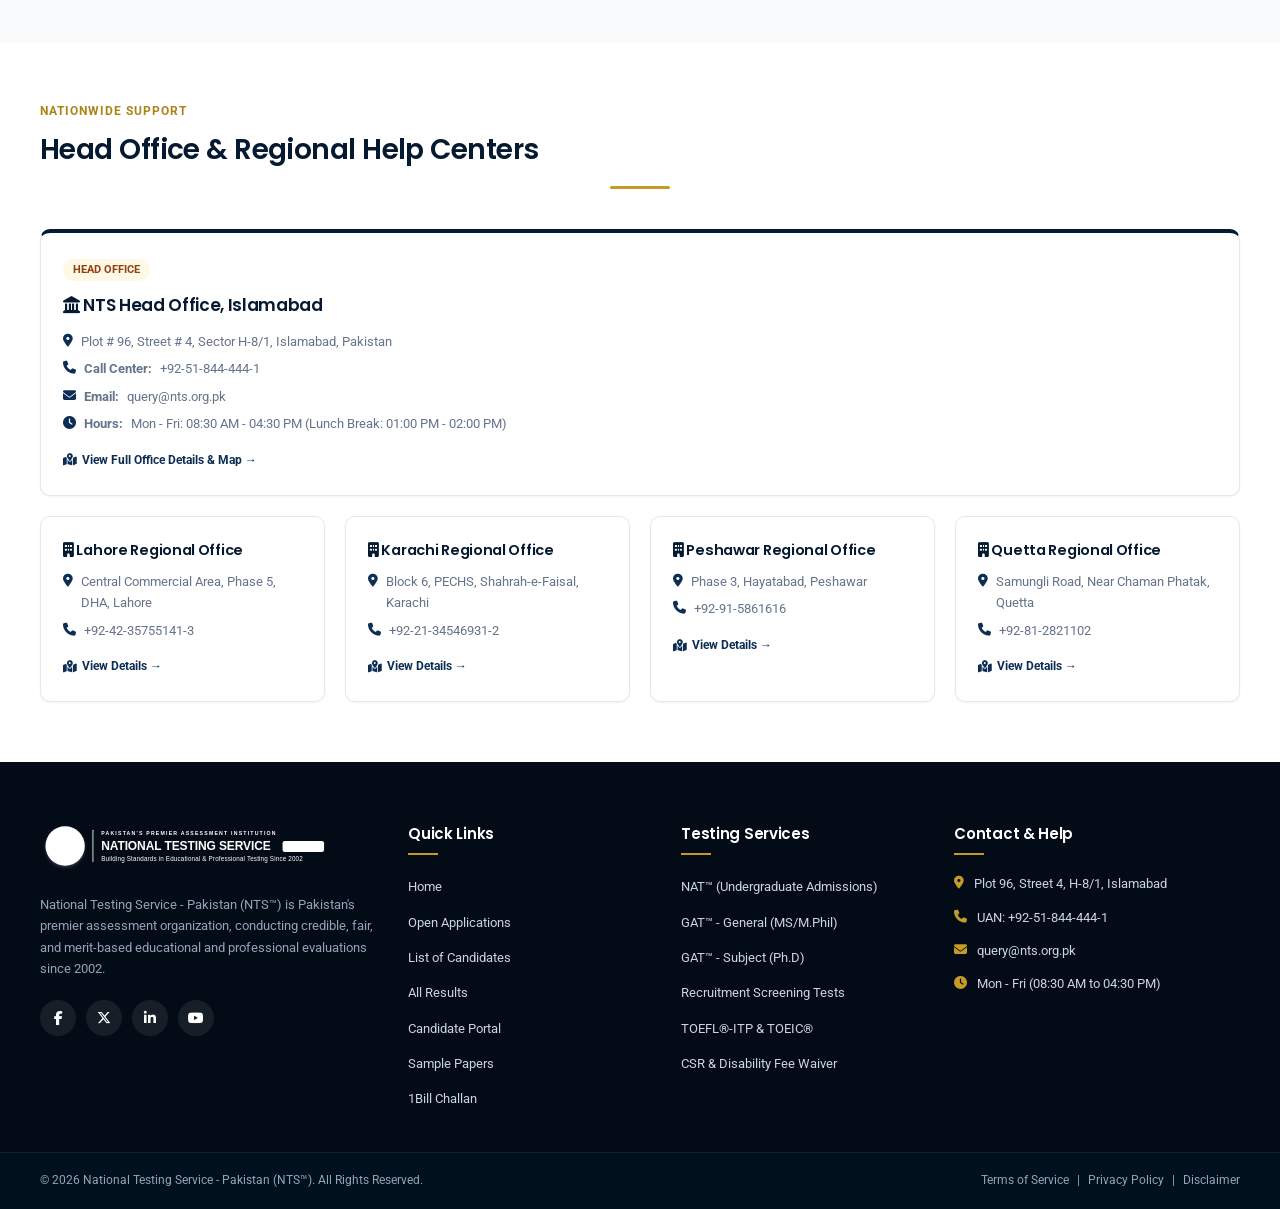
<file: new/index.html>
<!DOCTYPE html>
<html lang="en">
<head>
    <meta charset="UTF-8">
    <meta http-equiv="refresh" content="0; url=../index.html">
    <title>Redirecting to NTS Portal...</title>
</head>
<body>
    <script>
        window.location.href = "../index.html";
    </script>
</body>
</html>
</file>
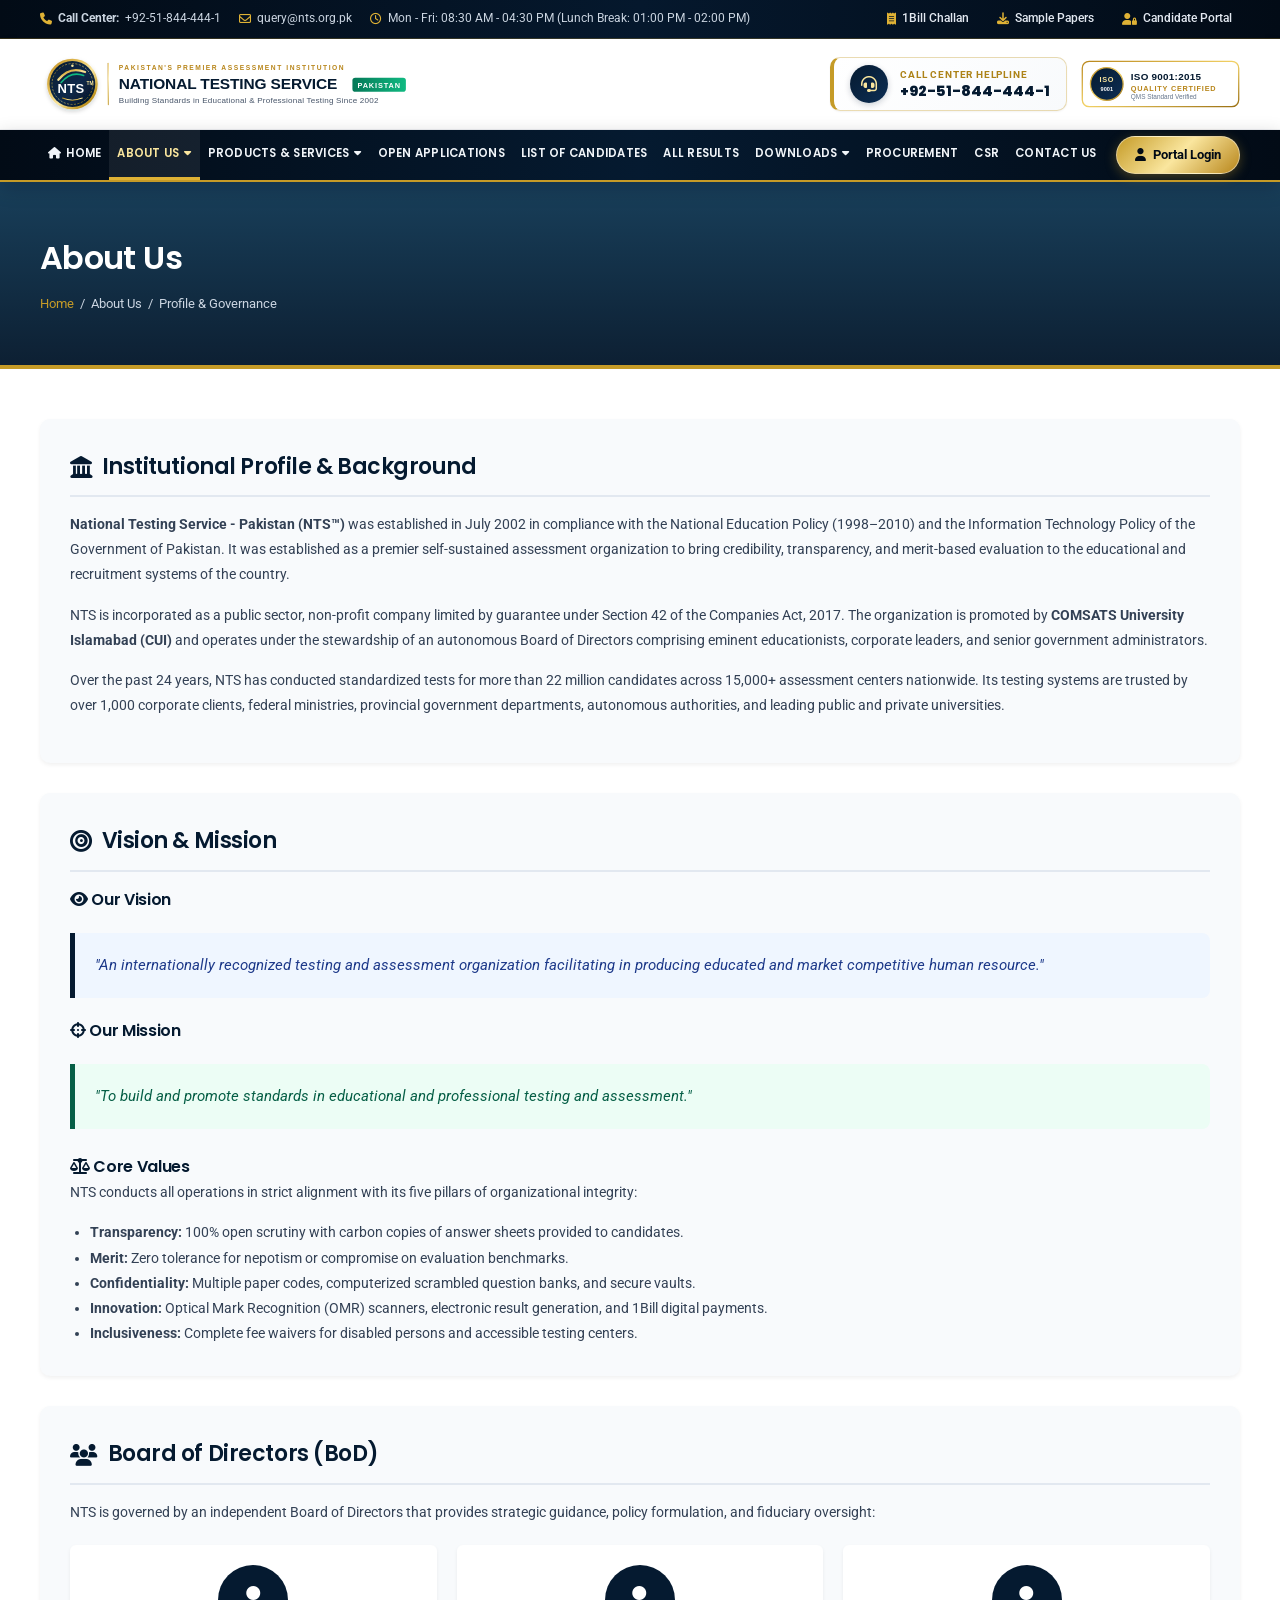
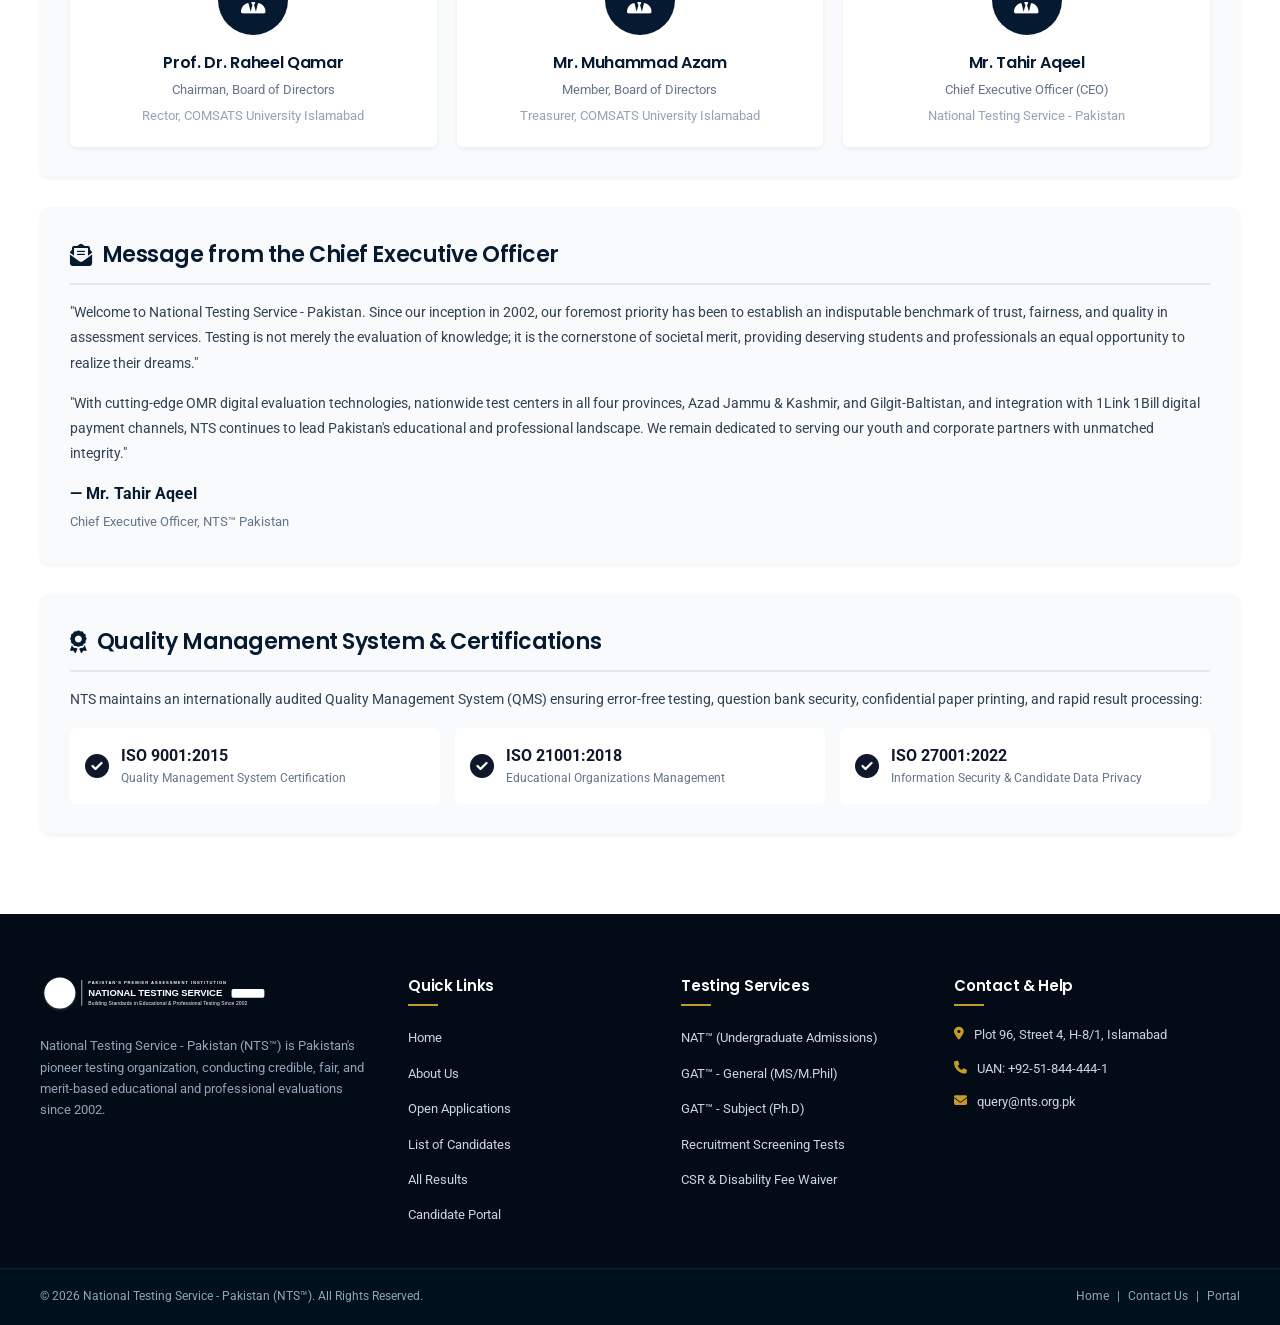
<file: about.html>
<!DOCTYPE html>
<html lang="en">
<head>
    <meta charset="UTF-8">
    <meta name="viewport" content="width=device-width, initial-scale=1.0">
    <title>About Us | NTS ™ - Pakistan</title>
    <!-- Google Fonts & Font Awesome -->
    <link rel="preconnect" href="https://fonts.googleapis.com">
    <link rel="preconnect" href="https://fonts.gstatic.com" crossorigin>
    <link href="https://fonts.googleapis.com/css2?family=Poppins:wght@400;500;600;700;800&family=Roboto:wght@300;400;500;700&display=swap" rel="stylesheet">
    <link rel="stylesheet" href="https://cdnjs.cloudflare.com/ajax/libs/font-awesome/6.4.0/css/all.min.css">
    <link rel="stylesheet" href="css/style.css">
    <link rel="icon" type="image/svg+xml" href="img/nts_logo.svg">
    <style>
        .inner-banner {
            background: linear-gradient(rgba(0, 43, 73, 0.90), rgba(0, 20, 40, 0.95)), url('https://images.unsplash.com/photo-1523240795612-9a054b0db644?auto=format&fit=crop&w=1600&q=80') center/cover;
            color: #ffffff;
            padding: 50px 0;
            border-bottom: 4px solid var(--nts-gold);
        }
        .inner-banner h1 {
            font-size: 32px;
            color: #ffffff;
            margin-bottom: 8px;
        }
        .breadcrumb {
            font-size: 13px;
            color: #cbd5e1;
        }
        .breadcrumb a {
            color: var(--nts-gold);
        }
        .about-content-area {
            padding: 50px 0;
            background: #ffffff;
        }
        .about-section-card {
            background: #f8fafc;
            border: 1px solid var(--border-color);
            border-radius: var(--radius-md);
            padding: 30px;
            margin-bottom: 30px;
            box-shadow: var(--shadow-sm);
        }
        .about-section-card h2 {
            font-size: 22px;
            color: var(--nts-navy);
            margin-bottom: 15px;
            display: flex;
            align-items: center;
            gap: 10px;
            border-bottom: 2px solid #e2e8f0;
            padding-bottom: 10px;
        }
        .about-section-card p {
            font-size: 14px;
            color: #334155;
            line-height: 1.8;
            margin-bottom: 15px;
        }
        .quote-box {
            background: #eff6ff;
            border-left: 5px solid var(--nts-navy);
            padding: 20px;
            border-radius: 0 8px 8px 0;
            margin: 20px 0;
            font-style: italic;
            color: #1e3a8a;
            font-size: 15px;
        }
        .bod-grid {
            display: grid;
            grid-template-columns: repeat(auto-fit, minmax(260px, 1fr));
            gap: 20px;
            margin-top: 20px;
        }
        .bod-card {
            background: #ffffff;
            border: 1px solid var(--border-color);
            border-radius: var(--radius-sm);
            padding: 20px;
            text-align: center;
            box-shadow: var(--shadow-sm);
        }
        .bod-avatar {
            width: 70px;
            height: 70px;
            border-radius: 50%;
            background: var(--nts-navy);
            color: #ffffff;
            display: flex;
            align-items: center;
            justify-content: center;
            font-size: 28px;
            margin: 0 auto 15px;
        }
        .bod-card h4 {
            font-size: 16px;
            color: var(--nts-navy);
            margin-bottom: 4px;
        }
        .bod-card span {
            font-size: 12.5px;
            color: #64748b;
            display: block;
        }
        .cert-list {
            list-style: none;
            display: grid;
            grid-template-columns: repeat(auto-fit, minmax(240px, 1fr));
            gap: 15px;
            margin-top: 15px;
        }
        .cert-item {
            background: #ffffff;
            border: 1px solid var(--border-color);
            padding: 15px;
            border-radius: var(--radius-sm);
            display: flex;
            align-items: center;
            gap: 12px;
        }
        .cert-item i {
            font-size: 24px;
            color: var(--nts-green);
        }
    </style>
    <link rel="stylesheet" href="css/responsive.css">
</head>
<body>

    <!-- TOP BAR -->
    <div class="top-bar">
        <div class="container top-bar-content">
            <div class="top-bar-left">
                <span><i class="fa-solid fa-phone"></i> <strong>Call Center:</strong> +92-51-844-444-1</span>
                <span><i class="fa-regular fa-envelope"></i> query@nts.org.pk</span>
                <span><i class="fa-regular fa-clock"></i> Mon - Fri: 08:30 AM - 04:30 PM (Lunch Break: 01:00 PM - 02:00 PM)</span>
            </div>
            <div class="top-bar-right">
                <a href="challan.html"><i class="fa-solid fa-receipt"></i> 1Bill Challan</a>
                <a href="sample-papers.html"><i class="fa-solid fa-download"></i> Sample Papers</a>
                <a href="candidate-portal.html" class="top-portal-btn"><i class="fa-solid fa-user-lock"></i> Candidate Portal</a>
            </div>
        </div>
    </div>

    <!-- MAIN HEADER -->
    <header class="main-header">
        <div class="container header-content">
            <div class="brand-area">
                <a href="index.html" class="logo-link">
                    <img src="img/nts_logo.svg" onerror="this.onerror=null; this.src='img/nts_logo.svg';" alt="National Testing Service - Pakistan" class="nts-main-logo">
                </a>
            </div>
            <div class="header-badges">
                <div class="call-center-box">
                    <div class="cc-icon"><i class="fa-solid fa-headset"></i></div>
                    <div class="cc-text">
                        <span>CALL CENTER HELPLINE</span>
                        <strong>+92-51-844-444-1</strong>
                    </div>
                </div>
                <div class="iso-box">
                    <img src="img/iso_logo.svg" alt="ISO 9001:2015 Certified" style="height: 48px;">
                </div>
            </div>
        </div>
    </header>

    <!-- NAVIGATION MENU -->
    <nav class="main-nav">
        <div class="container nav-container">
            <ul class="nav-links">
                <li><a href="index.html"><i class="fa-solid fa-house"></i> HOME</a></li>
                <li class="active dropdown">
                    <a href="about.html">ABOUT US <i class="fa-solid fa-caret-down"></i></a>
                    <ul class="dropdown-menu">
                        <li><a href="about.html#intro"><i class="fa-solid fa-circle-info"></i> About NTS</a></li>
                        <li><a href="about.html#vision"><i class="fa-solid fa-bullseye"></i> Vision & Mission</a></li>
                        <li><a href="about.html#bod"><i class="fa-solid fa-users"></i> Board of Directors</a></li>
                        <li><a href="about.html#ceo"><i class="fa-solid fa-user-tie"></i> Message from CEO</a></li>
                        <li><a href="about.html#qms"><i class="fa-solid fa-award"></i> Quality Policy & ISO</a></li>
                    </ul>
                </li>
                <li class="dropdown">
                    <a href="products.html">PRODUCTS & SERVICES <i class="fa-solid fa-caret-down"></i></a>
                    <ul class="dropdown-menu">
                        <li><a href="products.html#nat"><i class="fa-solid fa-graduation-cap"></i> National Aptitude Test (NAT™)</a></li>
                        <li><a href="products.html#gat-gen"><i class="fa-solid fa-user-graduate"></i> Graduate Assessment Test (GAT™ General)</a></li>
                        <li><a href="products.html#gat-sub"><i class="fa-solid fa-microscope"></i> Graduate Assessment Test (GAT™ Subject)</a></li>
                        <li><a href="products.html#recruitment"><i class="fa-solid fa-briefcase"></i> Screening & Recruitment Tests</a></li>
                        <li><a href="products.html#intl"><i class="fa-solid fa-globe"></i> International Tests (TOEFL / TOEIC)</a></li>
                    </ul>
                </li>
                <li><a href="open-applications.html">OPEN APPLICATIONS</a></li>
                <li><a href="candidates.html">LIST OF CANDIDATES</a></li>
                <li><a href="results.html">ALL RESULTS</a></li>
                <li class="dropdown">
                    <a href="downloads.html">DOWNLOADS <i class="fa-solid fa-caret-down"></i></a>
                    <ul class="dropdown-menu">
                        <li><a href="challan.html"><i class="fa-solid fa-receipt"></i> 1Bill Bank Deposit Slips</a></li>
                        <li><a href="sample-papers.html"><i class="fa-solid fa-file-pdf"></i> Sample Papers & Syllabi</a></li>
                        <li><a href="candidates.html"><i class="fa-solid fa-id-card"></i> Roll Number Slips</a></li>
                        <li><a href="results.html"><i class="fa-solid fa-square-poll-vertical"></i> Result Cards</a></li>
                        <li><a href="downloads.html#rechecking"><i class="fa-solid fa-pen-to-square"></i> Paper Rechecking Forms</a></li>
                    </ul>
                </li>
                <li><a href="procurement.html">PROCUREMENT</a></li>
                <li><a href="csr.html">CSR</a></li>
                <li><a href="contact.html">CONTACT US</a></li>
            </ul>
            <div class="nav-portal-shortcut">
                <a href="candidate-portal.html" class="nav-portal-pill"><i class="fa-solid fa-user"></i> Portal Login</a>
            </div>
        </div>
    </nav>

    <!-- INNER BANNER -->
    <div class="inner-banner">
        <div class="container">
            <h1>About Us</h1>
            <div class="breadcrumb">
                <a href="index.html">Home</a> &nbsp;/&nbsp; About Us &nbsp;/&nbsp; Profile & Governance
            </div>
        </div>
    </div>

    <!-- MAIN CONTENT -->
    <div class="about-content-area">
        <div class="container">

            <!-- Section 1: Overview & History -->
            <div class="about-section-card" id="intro">
                <h2><i class="fa-solid fa-landmark"></i> Institutional Profile & Background</h2>
                <p>
                    <strong>National Testing Service - Pakistan (NTS™)</strong> was established in July 2002 in compliance with the National Education Policy (1998–2010) and the Information Technology Policy of the Government of Pakistan. It was established as a premier self-sustained assessment organization to bring credibility, transparency, and merit-based evaluation to the educational and recruitment systems of the country.
                </p>
                <p>
                    NTS is incorporated as a public sector, non-profit company limited by guarantee under Section 42 of the Companies Act, 2017. The organization is promoted by <strong>COMSATS University Islamabad (CUI)</strong> and operates under the stewardship of an autonomous Board of Directors comprising eminent educationists, corporate leaders, and senior government administrators.
                </p>
                <p>
                    Over the past 24 years, NTS has conducted standardized tests for more than 22 million candidates across 15,000+ assessment centers nationwide. Its testing systems are trusted by over 1,000 corporate clients, federal ministries, provincial government departments, autonomous authorities, and leading public and private universities.
                </p>
            </div>

            <!-- Section 2: Vision & Mission -->
            <div class="about-section-card" id="vision">
                <h2><i class="fa-solid fa-bullseye"></i> Vision & Mission</h2>
                
                <h3 style="font-size: 16px; color: var(--nts-navy); margin-top: 15px;"><i class="fa-solid fa-eye"></i> Our Vision</h3>
                <div class="quote-box">
                    "An internationally recognized testing and assessment organization facilitating in producing educated and market competitive human resource."
                </div>

                <h3 style="font-size: 16px; color: var(--nts-navy); margin-top: 20px;"><i class="fa-solid fa-crosshairs"></i> Our Mission</h3>
                <div class="quote-box" style="border-left-color: var(--nts-green); background: #ecfdf5; color: #065f46;">
                    "To build and promote standards in educational and professional testing and assessment."
                </div>

                <h3 style="font-size: 16px; color: var(--nts-navy); margin-top: 25px;"><i class="fa-solid fa-scale-balanced"></i> Core Values</h3>
                <p>NTS conducts all operations in strict alignment with its five pillars of organizational integrity:</p>
                <ul style="margin-left: 20px; font-size: 14px; color: #334155; line-height: 1.8;">
                    <li><strong>Transparency:</strong> 100% open scrutiny with carbon copies of answer sheets provided to candidates.</li>
                    <li><strong>Merit:</strong> Zero tolerance for nepotism or compromise on evaluation benchmarks.</li>
                    <li><strong>Confidentiality:</strong> Multiple paper codes, computerized scrambled question banks, and secure vaults.</li>
                    <li><strong>Innovation:</strong> Optical Mark Recognition (OMR) scanners, electronic result generation, and 1Bill digital payments.</li>
                    <li><strong>Inclusiveness:</strong> Complete fee waivers for disabled persons and accessible testing centers.</li>
                </ul>
            </div>

            <!-- Section 3: Board of Directors -->
            <div class="about-section-card" id="bod">
                <h2><i class="fa-solid fa-users"></i> Board of Directors (BoD)</h2>
                <p>NTS is governed by an independent Board of Directors that provides strategic guidance, policy formulation, and fiduciary oversight:</p>
                
                <div class="bod-grid">
                    <div class="bod-card">
                        <div class="bod-avatar"><i class="fa-solid fa-user-tie"></i></div>
                        <h4>Prof. Dr. Raheel Qamar</h4>
                        <span>Chairman, Board of Directors</span>
                        <small style="color: #94a3b8; display: block; margin-top: 4px;">Rector, COMSATS University Islamabad</small>
                    </div>
                    <div class="bod-card">
                        <div class="bod-avatar"><i class="fa-solid fa-user-tie"></i></div>
                        <h4>Mr. Muhammad Azam</h4>
                        <span>Member, Board of Directors</span>
                        <small style="color: #94a3b8; display: block; margin-top: 4px;">Treasurer, COMSATS University Islamabad</small>
                    </div>
                    <div class="bod-card">
                        <div class="bod-avatar"><i class="fa-solid fa-user-tie"></i></div>
                        <h4>Mr. Tahir Aqeel</h4>
                        <span>Chief Executive Officer (CEO)</span>
                        <small style="color: #94a3b8; display: block; margin-top: 4px;">National Testing Service - Pakistan</small>
                    </div>
                </div>
            </div>

            <!-- Section 4: Message from CEO -->
            <div class="about-section-card" id="ceo">
                <h2><i class="fa-solid fa-envelope-open-text"></i> Message from the Chief Executive Officer</h2>
                <p>
                    "Welcome to National Testing Service - Pakistan. Since our inception in 2002, our foremost priority has been to establish an indisputable benchmark of trust, fairness, and quality in assessment services. Testing is not merely the evaluation of knowledge; it is the cornerstone of societal merit, providing deserving students and professionals an equal opportunity to realize their dreams."
                </p>
                <p>
                    "With cutting-edge OMR digital evaluation technologies, nationwide test centers in all four provinces, Azad Jammu & Kashmir, and Gilgit-Baltistan, and integration with 1Link 1Bill digital payment channels, NTS continues to lead Pakistan's educational and professional landscape. We remain dedicated to serving our youth and corporate partners with unmatched integrity."
                </p>
                <div style="margin-top: 15px; font-weight: 700; color: var(--nts-navy);">
                    — Mr. Tahir Aqeel<br>
                    <span style="font-size: 13px; font-weight: normal; color: #64748b;">Chief Executive Officer, NTS™ Pakistan</span>
                </div>
            </div>

            <!-- Section 5: Quality Management System & Certifications -->
            <div class="about-section-card" id="qms">
                <h2><i class="fa-solid fa-award"></i> Quality Management System & Certifications</h2>
                <p>
                    NTS maintains an internationally audited Quality Management System (QMS) ensuring error-free testing, question bank security, confidential paper printing, and rapid result processing:
                </p>
                <div class="cert-list">
                    <div class="cert-item">
                        <i class="fa-solid fa-circle-check"></i>
                        <div>
                            <strong>ISO 9001:2015</strong>
                            <div style="font-size: 12px; color: #64748b;">Quality Management System Certification</div>
                        </div>
                    </div>
                    <div class="cert-item">
                        <i class="fa-solid fa-circle-check"></i>
                        <div>
                            <strong>ISO 21001:2018</strong>
                            <div style="font-size: 12px; color: #64748b;">Educational Organizations Management</div>
                        </div>
                    </div>
                    <div class="cert-item">
                        <i class="fa-solid fa-circle-check"></i>
                        <div>
                            <strong>ISO 27001:2022</strong>
                            <div style="font-size: 12px; color: #64748b;">Information Security & Candidate Data Privacy</div>
                        </div>
                    </div>
                </div>
            </div>

        </div>
    </div>

    <!-- FOOTER -->
    <footer class="main-footer">
        <div class="footer-top">
            <div class="container footer-grid">
                <div class="footer-col">
                    <div class="footer-brand">
                        <img src="img/nts_logo.svg" onerror="this.onerror=null; this.src='img/nts_logo.svg';" alt="NTS Logo" style="height: 38px; filter: brightness(0) invert(1);">
                    </div>
                    <p class="f-desc">
                        National Testing Service - Pakistan (NTS™) is Pakistan's pioneer testing organization, conducting credible, fair, and merit-based educational and professional evaluations since 2002.
                    </p>
                </div>
                <div class="footer-col">
                    <h4 class="f-heading">Quick Links</h4>
                    <ul class="f-links">
                        <li><a href="index.html">Home</a></li>
                        <li><a href="about.html">About Us</a></li>
                        <li><a href="open-applications.html">Open Applications</a></li>
                        <li><a href="candidates.html">List of Candidates</a></li>
                        <li><a href="results.html">All Results</a></li>
                        <li><a href="candidate-portal.html">Candidate Portal</a></li>
                    </ul>
                </div>
                <div class="footer-col">
                    <h4 class="f-heading">Testing Services</h4>
                    <ul class="f-links">
                        <li><a href="products.html#nat">NAT™ (Undergraduate Admissions)</a></li>
                        <li><a href="products.html#gat-gen">GAT™ - General (MS/M.Phil)</a></li>
                        <li><a href="products.html#gat-sub">GAT™ - Subject (Ph.D)</a></li>
                        <li><a href="products.html#recruitment">Recruitment Screening Tests</a></li>
                        <li><a href="csr.html">CSR & Disability Fee Waiver</a></li>
                    </ul>
                </div>
                <div class="footer-col">
                    <h4 class="f-heading">Contact & Help</h4>
                    <div class="f-contact-item"><i class="fa-solid fa-location-dot"></i><span>Plot 96, Street 4, H-8/1, Islamabad</span></div>
                    <div class="f-contact-item"><i class="fa-solid fa-phone"></i><span>UAN: +92-51-844-444-1</span></div>
                    <div class="f-contact-item"><i class="fa-solid fa-envelope"></i><span>query@nts.org.pk</span></div>
                </div>
            </div>
        </div>
        <div class="footer-bottom">
            <div class="container footer-bottom-inner">
                <p>&copy; 2026 National Testing Service - Pakistan (NTS™). All Rights Reserved.</p>
                <div class="bottom-links">
                    <a href="index.html">Home</a> | <a href="contact.html">Contact Us</a> | <a href="candidate-portal.html">Portal</a>
                </div>
            </div>
        </div>
    </footer>

    <script src="js/data.js"></script>
    <script src="js/main.js"></script>
    <script src="js/responsive.js"></script>
</body>
</html>
</file>
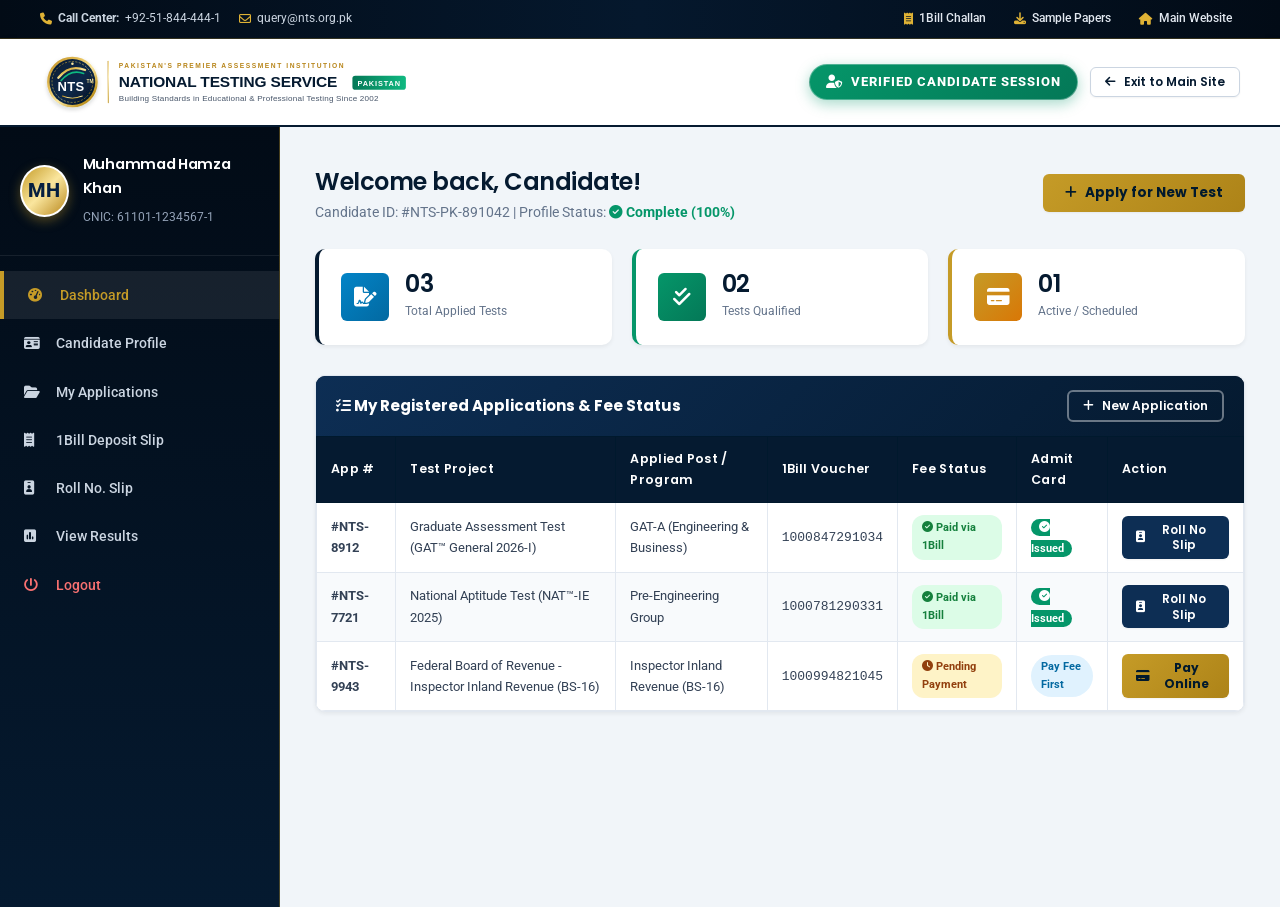
<file: candidate-portal.html>
<!DOCTYPE html>
<html lang="en">
<head>
    <meta charset="UTF-8">
    <meta name="viewport" content="width=device-width, initial-scale=1.0">
    <title>Candidate Portal | National Testing Service - Pakistan (portal.nts.org.pk)</title>
    <!-- Google Fonts & Font Awesome -->
    <link rel="preconnect" href="https://fonts.googleapis.com">
    <link rel="preconnect" href="https://fonts.gstatic.com" crossorigin>
    <link href="https://fonts.googleapis.com/css2?family=Poppins:wght@300;400;500;600;700;800&family=Roboto:wght@400;500;700&display=swap" rel="stylesheet">
    <link rel="stylesheet" href="https://cdnjs.cloudflare.com/ajax/libs/font-awesome/6.4.0/css/all.min.css">
    <link rel="stylesheet" href="css/style.css">
    <link rel="icon" type="image/svg+xml" href="img/nts_logo.svg">
    <style>
        .portal-layout {
            display: flex;
            min-height: calc(100vh - 120px);
            background-color: #f1f5f9;
        }
        .portal-sidebar {
            width: 280px;
            background: linear-gradient(180deg, var(--nts-navy-deep) 0%, var(--nts-navy) 100%);
            color: #ffffff;
            flex-shrink: 0;
            display: flex;
            flex-direction: column;
            border-right: 1px solid var(--nts-gold-border);
        }
        .sidebar-user {
            padding: 26px 20px;
            border-bottom: 1px solid rgba(255,255,255,0.08);
            display: flex;
            align-items: center;
            gap: 14px;
        }
        .user-avatar {
            width: 52px;
            height: 52px;
            background: var(--nts-gold-metallic);
            color: #061f40;
            font-size: 20px;
            font-weight: 800;
            border-radius: 50%;
            display: flex;
            align-items: center;
            justify-content: center;
            box-shadow: 0 4px 12px rgba(197, 155, 39, 0.4);
            border: 2px solid #ffffff;
        }
        .user-info h4 {
            color: #ffffff;
            font-size: 14.5px;
            margin-bottom: 2px;
        }
        .user-info span {
            font-size: 11.5px;
            color: #94a3b8;
        }
        .portal-menu {
            list-style: none;
            padding: 15px 0;
            flex-grow: 1;
        }
        .portal-menu li a {
            display: flex;
            align-items: center;
            gap: 12px;
            padding: 13px 24px;
            color: #cbd5e1;
            font-size: 13.5px;
            font-weight: 500;
            transition: var(--ease-standard);
        }
        .portal-menu li a:hover,
        .portal-menu li.active a {
            background-color: rgba(255,255,255,0.08);
            color: var(--nts-gold);
            border-left: 4px solid var(--nts-gold);
        }
        .portal-menu li a i {
            width: 20px;
            font-size: 14px;
        }
        .portal-main-area {
            flex-grow: 1;
            padding: 35px;
            overflow-y: auto;
        }
        .portal-dashboard-header {
            display: flex;
            justify-content: space-between;
            align-items: center;
            margin-bottom: 25px;
            flex-wrap: wrap;
            gap: 15px;
        }
        .stat-grid-dashboard {
            display: grid;
            grid-template-columns: repeat(auto-fit, minmax(220px, 1fr));
            gap: 20px;
            margin-bottom: 30px;
        }
        .dash-card {
            background: #ffffff;
            padding: 22px;
            border-radius: var(--radius-md);
            box-shadow: var(--shadow-sm);
            display: flex;
            align-items: center;
            gap: 16px;
            border-left: 4px solid var(--nts-navy);
            transition: var(--ease-standard);
        }
        .dash-card:hover {
            transform: translateY(-3px);
            box-shadow: var(--shadow-md);
        }
        .dash-card-icon {
            width: 48px;
            height: 48px;
            border-radius: var(--radius-sm);
            display: flex;
            align-items: center;
            justify-content: center;
            font-size: 20px;
            color: #ffffff;
        }
        .dash-card-info h3 {
            font-size: 24px;
            color: var(--nts-navy);
            line-height: 1.1;
        }
        .dash-card-info span {
            font-size: 12px;
            color: #64748b;
        }
        .portal-pane {
            display: none;
        }
        .portal-pane.active {
            display: block;
            animation: fadeIn 0.25s ease;
        }
        .app-status-badge {
            font-size: 11px;
            font-weight: 700;
            padding: 4px 10px;
            border-radius: 12px;
            display: inline-block;
        }
        .status-submitted { background-color: #dbeafe; color: #1e40af; }
        .status-paid { background-color: #dcfce7; color: #15803d; }
        .status-pending { background-color: #fef3c7; color: #92400e; }
    </style>
    <link rel="stylesheet" href="css/responsive.css">
</head>
<body>

    <!-- TOP BAR -->
    <div class="top-bar">
        <div class="container top-bar-content">
            <div class="top-bar-left">
                <span><i class="fa-solid fa-phone"></i> <strong>Call Center:</strong> +92-51-844-444-1</span>
                <span><i class="fa-regular fa-envelope"></i> query@nts.org.pk</span>
            </div>
            <div class="top-bar-right">
                <a href="challan.html"><i class="fa-solid fa-receipt"></i> 1Bill Challan</a>
                <a href="sample-papers.html"><i class="fa-solid fa-download"></i> Sample Papers</a>
                <a href="index.html" class="top-portal-btn"><i class="fa-solid fa-house"></i> Main Website</a>
            </div>
        </div>
    </div>

    <!-- MAIN HEADER -->
    <header class="main-header" style="border-bottom: 2px solid var(--nts-navy); padding: 12px 0;">
        <div class="container header-content">
            <div class="brand-area">
                <a href="index.html" class="logo-link">
                    <img src="img/nts_logo.svg" onerror="this.onerror=null; this.src='img/nts_logo.svg';" alt="National Testing Service - Pakistan" class="nts-main-logo">
                </a>
            </div>
            <div style="display: flex; align-items: center; gap: 12px;">
                <span class="paid-stamp-badge"><i class="fa-solid fa-user-shield"></i> Verified Candidate Session</span>
                <a href="index.html" class="btn btn-outline-dark btn-xs"><i class="fa-solid fa-arrow-left"></i> Exit to Main Site</a>
            </div>
        </div>
    </header>

    <!-- PORTAL LAYOUT -->
    <div class="portal-layout">
        <!-- SIDEBAR -->
        <aside class="portal-sidebar">
            <div class="sidebar-user">
                <div class="user-avatar">MH</div>
                <div class="user-info">
                    <h4 id="dashCandName">Muhammad Hamza Khan</h4>
                    <span id="dashCandCnic">CNIC: 61101-1234567-1</span>
                </div>
            </div>
            <ul class="portal-menu">
                <li class="active" id="m-dash"><a href="javascript:void(0)" onclick="openPortalSection('dashboard')"><i class="fa-solid fa-gauge-high"></i> Dashboard</a></li>
                <li id="m-profile"><a href="javascript:void(0)" onclick="openPortalSection('profile')"><i class="fa-solid fa-id-card"></i> Candidate Profile</a></li>
                <li id="m-apps"><a href="javascript:void(0)" onclick="openPortalSection('my-applications')"><i class="fa-solid fa-folder-open"></i> My Applications</a></li>
                <li id="m-challan"><a href="challan.html"><i class="fa-solid fa-receipt"></i> 1Bill Deposit Slip</a></li>
                <li id="m-rollno"><a href="candidates.html"><i class="fa-solid fa-id-badge"></i> Roll No. Slip</a></li>
                <li id="m-results"><a href="results.html"><i class="fa-solid fa-square-poll-vertical"></i> View Results</a></li>
                <li><a href="index.html" style="color: #f87171;"><i class="fa-solid fa-power-off"></i> Logout</a></li>
            </ul>
        </aside>

        <!-- MAIN PORTAL AREA -->
        <main class="portal-main-area">
            
            <!-- SECTION 1: DASHBOARD -->
            <div class="portal-pane active" id="sec-dashboard">
                <div class="portal-dashboard-header">
                    <div>
                        <h2>Welcome back, Candidate!</h2>
                        <p style="color: #64748b; font-size: 13.5px;">Candidate ID: #NTS-PK-891042 | Profile Status: <strong style="color: #059669;"><i class="fa-solid fa-circle-check"></i> Complete (100%)</strong></p>
                    </div>
                    <button class="btn btn-warning" onclick="openApplyWizard('NTS-NAT-2026-II')"><i class="fa-solid fa-plus"></i> Apply for New Test</button>
                </div>

                <!-- STATS CARDS -->
                <div class="stat-grid-dashboard">
                    <div class="dash-card">
                        <div class="dash-card-icon bg-blue"><i class="fa-solid fa-file-signature"></i></div>
                        <div class="dash-card-info">
                            <h3>03</h3>
                            <span>Total Applied Tests</span>
                        </div>
                    </div>
                    <div class="dash-card" style="border-left-color: var(--nts-emerald);">
                        <div class="dash-card-icon bg-green"><i class="fa-solid fa-check-double"></i></div>
                        <div class="dash-card-info">
                            <h3>02</h3>
                            <span>Tests Qualified</span>
                        </div>
                    </div>
                    <div class="dash-card" style="border-left-color: var(--nts-gold);">
                        <div class="dash-card-icon bg-amber"><i class="fa-solid fa-credit-card"></i></div>
                        <div class="dash-card-info">
                            <h3>01</h3>
                            <span>Active / Scheduled</span>
                        </div>
                    </div>
                </div>

                <!-- RECENT APPLICATIONS TABLE -->
                <div class="lookup-card">
                    <div class="lookup-card-header bg-navy" style="display: flex; justify-content: space-between; align-items: center;">
                        <span><i class="fa-solid fa-list-check"></i> My Registered Applications & Fee Status</span>
                        <button class="btn btn-xs btn-outline" style="border-color: rgba(255,255,255,0.4);" onclick="openApplyWizard('NTS-GAT-2026-II')">
                            <i class="fa-solid fa-plus"></i> New Application
                        </button>
                    </div>
                    <div class="lookup-card-body" style="padding: 0;">
                        <table class="nts-table">
                            <thead>
                                <tr>
                                    <th>App #</th>
                                    <th>Test Project</th>
                                    <th>Applied Post / Program</th>
                                    <th>1Bill Voucher</th>
                                    <th>Fee Status</th>
                                    <th>Admit Card</th>
                                    <th class="text-center">Action</th>
                                </tr>
                            </thead>
                            <tbody id="portalAppsTableBody">
                                <!-- Populated dynamically by js/main.js -->
                            </tbody>
                        </table>
                    </div>
                </div>

            </div>

            <!-- SECTION 2: CANDIDATE PROFILE -->
            <div class="portal-pane" id="sec-profile">
                <div class="lookup-card">
                    <div class="lookup-card-header bg-navy">
                        <i class="fa-solid fa-user-pen"></i> Permanent Profile & Academic Credentials
                    </div>
                    <div class="lookup-card-body">
                        <form onsubmit="saveCandidateProfile(event)">
                            <h4 style="font-size: 15px; color: var(--nts-navy); margin-bottom: 15px;"><i class="fa-solid fa-user"></i> Personal Information</h4>
                            <div class="form-row-2">
                                <div class="form-group">
                                    <label>Full Name:</label>
                                    <input type="text" id="profName" class="form-control" value="Muhammad Hamza Khan" required>
                                </div>
                                <div class="form-group">
                                    <label>Father's Name:</label>
                                    <input type="text" id="profFather" class="form-control" value="Tariq Mahmood Khan" required>
                                </div>
                            </div>
                            <div class="form-row-2">
                                <div class="form-group">
                                    <label>CNIC Number:</label>
                                    <input type="text" class="form-control" value="61101-1234567-1" readonly style="background: #f8fafc;">
                                </div>
                                <div class="form-group">
                                    <label>Date of Birth:</label>
                                    <input type="text" class="form-control" value="14 August 1999" readonly style="background: #f8fafc;">
                                </div>
                            </div>
                            <div class="form-row-2">
                                <div class="form-group">
                                    <label>Email Address:</label>
                                    <input type="email" id="profEmail" class="form-control" value="hamza.tariq@gmail.com" required>
                                </div>
                                <div class="form-group">
                                    <label>Mobile Number:</label>
                                    <input type="text" id="profMobile" class="form-control" value="+92 300 1234567" required>
                                </div>
                            </div>
                            <div class="form-row-2">
                                <div class="form-group">
                                    <label>Domicile District & Province:</label>
                                    <input type="text" class="form-control" value="Islamabad Capital Territory (ICT)" readonly style="background: #f8fafc;">
                                </div>
                                <div class="form-group">
                                    <label>Permanent Postal Address:</label>
                                    <input type="text" id="profAddress" class="form-control" value="House # 142, Street # 19, Sector G-9/2, Islamabad" required>
                                </div>
                            </div>

                            <div style="margin: 20px 0; display: flex; justify-content: flex-end;">
                                <button type="submit" class="btn btn-warning">
                                    <i class="fa-solid fa-floppy-disk"></i> Save Profile Changes
                                </button>
                            </div>
                        </form>

                        <hr style="margin: 25px 0; border: none; border-top: 1px solid #e2e8f0;">

                        <h4 style="font-size: 15px; color: var(--nts-navy); margin-bottom: 15px;"><i class="fa-solid fa-graduation-cap"></i> Verified Academic Qualifications</h4>
                        <table class="nts-table">
                            <thead>
                                <tr>
                                    <th>Degree / Certificate</th>
                                    <th>Board / University</th>
                                    <th>Passing Year</th>
                                    <th>Total Marks / CGPA</th>
                                    <th>Obtained Marks</th>
                                </tr>
                            </thead>
                            <tbody>
                                <tr>
                                    <td><strong>Matriculation (Science)</strong></td>
                                    <td>FBISE Islamabad</td>
                                    <td>2016</td>
                                    <td>1100</td>
                                    <td>984 (89.4%)</td>
                                </tr>
                                <tr>
                                    <td><strong>HSSC / F.Sc (Pre-Engineering)</strong></td>
                                    <td>FBISE Islamabad</td>
                                    <td>2018</td>
                                    <td>1100</td>
                                    <td>945 (85.9%)</td>
                                </tr>
                                <tr>
                                    <td><strong>BS Electrical Engineering</strong></td>
                                    <td>NUST Islamabad</td>
                                    <td>2022</td>
                                    <td>4.00</td>
                                    <td>3.68 CGPA</td>
                                </tr>
                            </tbody>
                        </table>
                    </div>
                </div>
            </div>

            <!-- SECTION 3: MY APPLICATIONS -->
            <div class="portal-pane" id="sec-my-applications">
                <div class="lookup-card">
                    <div class="lookup-card-header bg-navy">
                        <i class="fa-solid fa-folder-open"></i> All Registered Testing Applications
                    </div>
                    <div class="lookup-card-body">
                        <p style="font-size: 13.5px; color: #475569; margin-bottom: 20px;">
                            Review all tests you have applied for, generate deposit slips, and check verification statuses.
                        </p>
                        <div class="payment-step-bar" style="margin-bottom: 25px;">
                            <div class="step-box">
                                <span class="step-num"><i class="fa-solid fa-check"></i></span>
                                <span class="step-text">Profile Completed</span>
                            </div>
                            <div class="step-box">
                                <span class="step-num"><i class="fa-solid fa-check"></i></span>
                                <span class="step-text">Test Selected</span>
                            </div>
                            <div class="step-box">
                                <span class="step-num"><i class="fa-solid fa-check"></i></span>
                                <span class="step-text">1Bill Fee Paid</span>
                            </div>
                            <div class="step-box">
                                <span class="step-num"><i class="fa-solid fa-check"></i></span>
                                <span class="step-text">Roll No Slip Issued</span>
                            </div>
                        </div>
                        <div style="display: flex; gap: 12px; flex-wrap: wrap;">
                            <a href="challan.html" class="btn btn-warning"><i class="fa-solid fa-file-invoice"></i> View & Print 1Bill Bank Challan</a>
                            <button class="btn btn-primary" onclick="openApplyWizard('NTS-NAT-2026-II')"><i class="fa-solid fa-plus"></i> Apply for New Examination</button>
                        </div>
                    </div>
                </div>
            </div>

        </main>
    </div>

    <script src="js/data.js"></script>
    <script src="js/main.js"></script>
    <script src="js/responsive.js"></script>
</body>
</html>
</file>
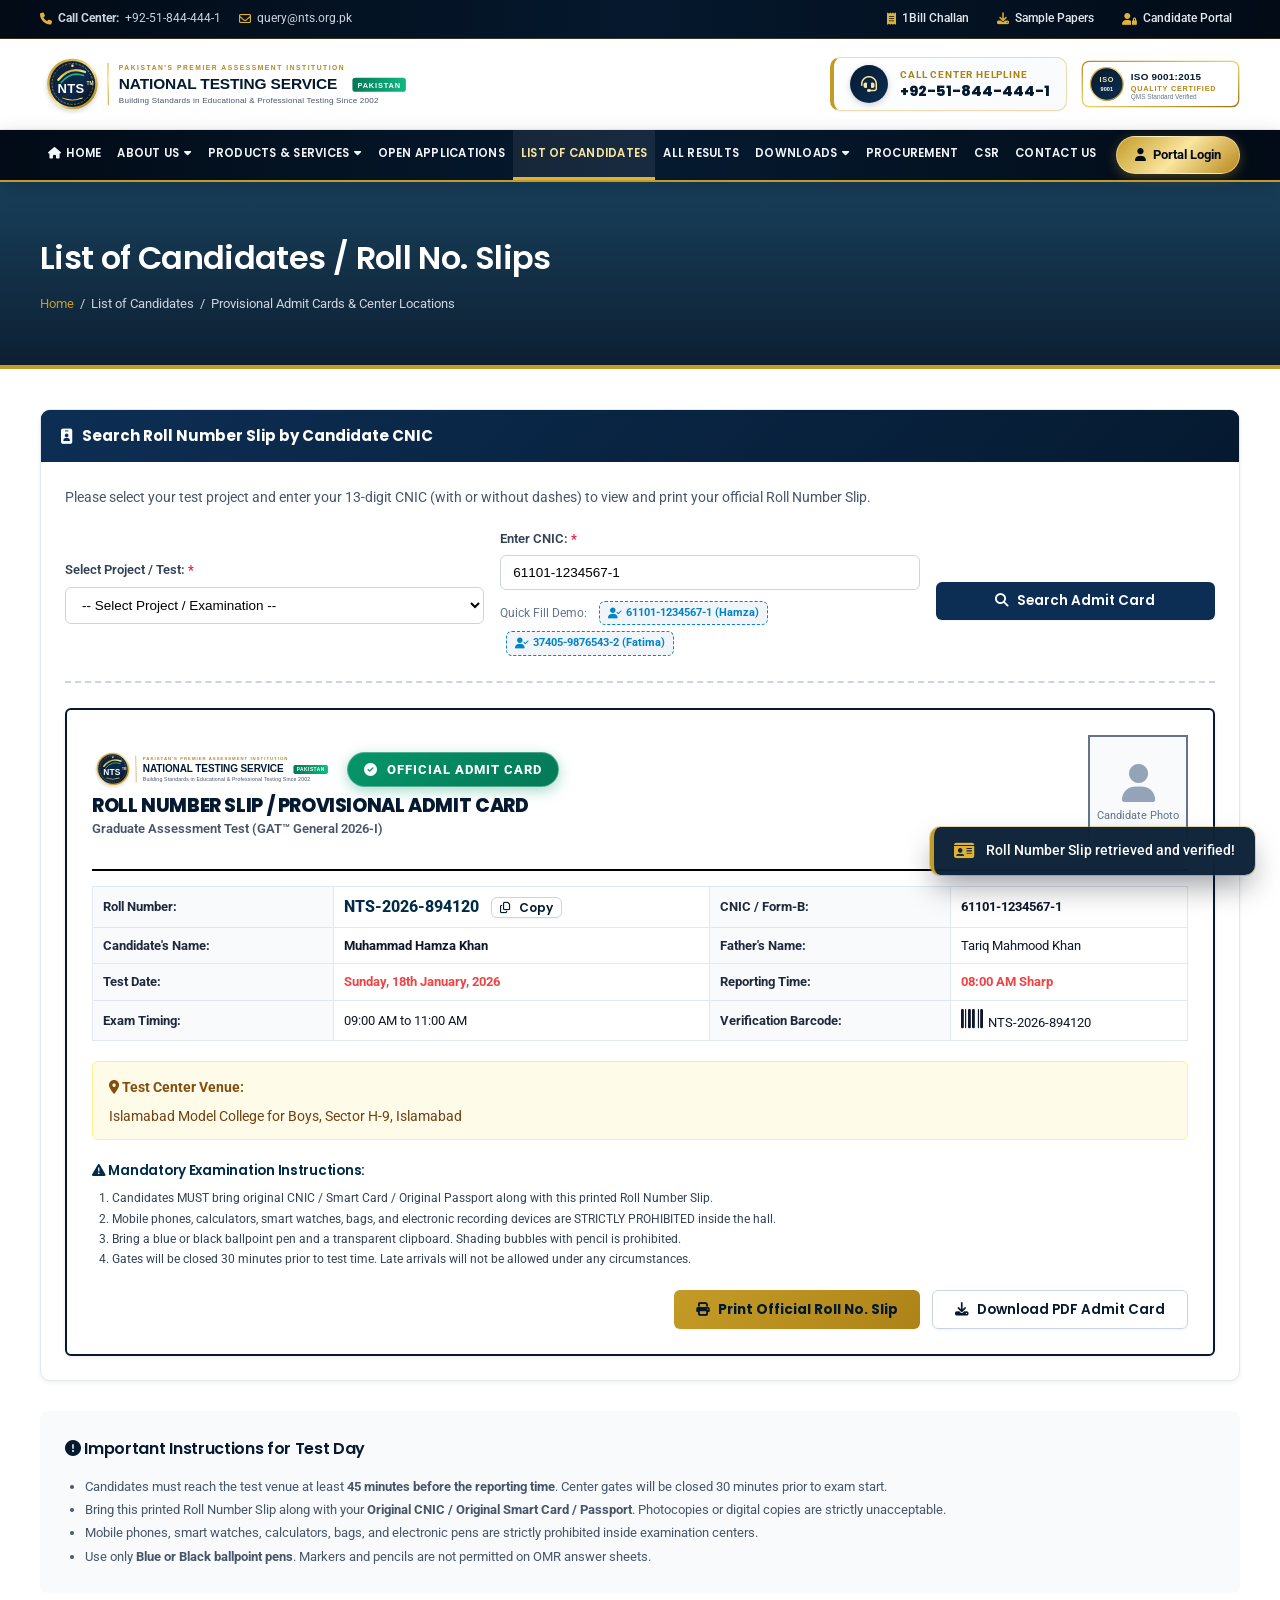
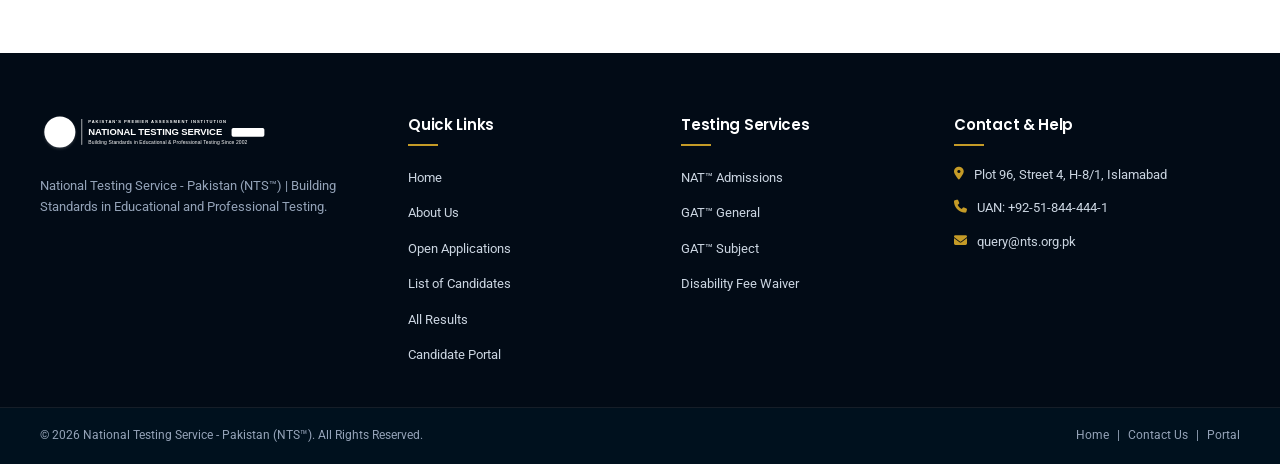
<file: candidates.html>
<!DOCTYPE html>
<html lang="en">
<head>
    <meta charset="UTF-8">
    <meta name="viewport" content="width=device-width, initial-scale=1.0">
    <title>List of Candidates / Roll No. Slips | NTS ™ - Pakistan</title>
    <!-- Google Fonts & Font Awesome -->
    <link rel="preconnect" href="https://fonts.googleapis.com">
    <link rel="preconnect" href="https://fonts.gstatic.com" crossorigin>
    <link href="https://fonts.googleapis.com/css2?family=Poppins:wght@400;500;600;700;800&family=Roboto:wght@300;400;500;700&display=swap" rel="stylesheet">
    <link rel="stylesheet" href="https://cdnjs.cloudflare.com/ajax/libs/font-awesome/6.4.0/css/all.min.css">
    <link rel="stylesheet" href="css/style.css">
    <link rel="icon" type="image/svg+xml" href="img/nts_logo.svg">
    <style>
        .inner-banner {
            background: linear-gradient(rgba(0, 43, 73, 0.90), rgba(0, 20, 40, 0.95)), url('https://images.unsplash.com/photo-1532619675605-1ede6c2ed2b0?auto=format&fit=crop&w=1600&q=80') center/cover;
            color: #ffffff;
            padding: 50px 0;
            border-bottom: 4px solid var(--nts-gold);
        }
        .inner-banner h1 { font-size: 32px; color: #ffffff; margin-bottom: 8px; }
        .breadcrumb { font-size: 13px; color: #cbd5e1; }
        .breadcrumb a { color: var(--nts-gold); }
        .content-area { padding: 40px 0 60px; background: #ffffff; }
    </style>
    <link rel="stylesheet" href="css/responsive.css">
</head>
<body>

    <!-- TOP BAR -->
    <div class="top-bar">
        <div class="container top-bar-content">
            <div class="top-bar-left">
                <span><i class="fa-solid fa-phone"></i> <strong>Call Center:</strong> +92-51-844-444-1</span>
                <span><i class="fa-regular fa-envelope"></i> query@nts.org.pk</span>
            </div>
            <div class="top-bar-right">
                <a href="challan.html"><i class="fa-solid fa-receipt"></i> 1Bill Challan</a>
                <a href="sample-papers.html"><i class="fa-solid fa-download"></i> Sample Papers</a>
                <a href="candidate-portal.html" class="top-portal-btn"><i class="fa-solid fa-user-lock"></i> Candidate Portal</a>
            </div>
        </div>
    </div>

    <!-- MAIN HEADER -->
    <header class="main-header">
        <div class="container header-content">
            <div class="brand-area">
                <a href="index.html" class="logo-link">
                    <img src="img/nts_logo.svg" onerror="this.onerror=null; this.src='img/nts_logo.svg';" alt="National Testing Service - Pakistan" class="nts-main-logo">
                </a>
            </div>
            <div class="header-badges">
                <div class="call-center-box">
                    <div class="cc-icon"><i class="fa-solid fa-headset"></i></div>
                    <div class="cc-text">
                        <span>CALL CENTER HELPLINE</span>
                        <strong>+92-51-844-444-1</strong>
                    </div>
                </div>
                <div class="iso-box"><img src="img/iso_logo.svg" alt="ISO 9001:2015" style="height: 48px;"></div>
            </div>
        </div>
    </header>

    <!-- NAVIGATION MENU -->
    <nav class="main-nav">
        <div class="container nav-container">
            <ul class="nav-links">
                <li><a href="index.html"><i class="fa-solid fa-house"></i> HOME</a></li>
                <li class="dropdown"><a href="about.html">ABOUT US <i class="fa-solid fa-caret-down"></i></a>
                    <ul class="dropdown-menu">
                        <li><a href="about.html#intro">About NTS</a></li>
                        <li><a href="about.html#vision">Vision & Mission</a></li>
                        <li><a href="about.html#bod">Board of Directors</a></li>
                        <li><a href="about.html#ceo">Message from CEO</a></li>
                    </ul>
                </li>
                <li class="dropdown"><a href="products.html">PRODUCTS & SERVICES <i class="fa-solid fa-caret-down"></i></a>
                    <ul class="dropdown-menu">
                        <li><a href="products.html#nat">National Aptitude Test (NAT™)</a></li>
                        <li><a href="products.html#gat-gen">GAT™ General</a></li>
                        <li><a href="products.html#gat-sub">GAT™ Subject</a></li>
                        <li><a href="products.html#recruitment">Recruitment Screening</a></li>
                    </ul>
                </li>
                <li><a href="open-applications.html">OPEN APPLICATIONS</a></li>
                <li class="active"><a href="candidates.html">LIST OF CANDIDATES</a></li>
                <li><a href="results.html">ALL RESULTS</a></li>
                <li class="dropdown"><a href="downloads.html">DOWNLOADS <i class="fa-solid fa-caret-down"></i></a>
                    <ul class="dropdown-menu">
                        <li><a href="challan.html">1Bill Bank Deposit Slips</a></li>
                        <li><a href="sample-papers.html">Sample Papers</a></li>
                        <li><a href="candidates.html">Roll Number Slips</a></li>
                        <li><a href="results.html">Result Cards</a></li>
                    </ul>
                </li>
                <li><a href="procurement.html">PROCUREMENT</a></li>
                <li><a href="csr.html">CSR</a></li>
                <li><a href="contact.html">CONTACT US</a></li>
            </ul>
            <div class="nav-portal-shortcut">
                <a href="candidate-portal.html" class="nav-portal-pill"><i class="fa-solid fa-user"></i> Portal Login</a>
            </div>
        </div>
    </nav>

    <!-- QUICK SHORTCUTS -->
    <div class="quick-pills-bar">
        <div class="container quick-pills-container">
            <div class="quick-pills-label"><i class="fa-solid fa-bolt"></i> Quick Shortcuts:</div>
            <div class="quick-pills-group">
                <a href="open-applications.html" class="pill-shortcut"><i class="fa-solid fa-folder-open"></i> Open Projects (12)</a>
                <a href="candidates.html" class="pill-shortcut" style="background-color: var(--nts-navy); color: #fff;"><i class="fa-solid fa-id-card"></i> Roll No. Slips</a>
                <a href="results.html" class="pill-shortcut"><i class="fa-solid fa-square-poll-vertical"></i> Check Results</a>
                <a href="challan.html" class="pill-shortcut"><i class="fa-solid fa-receipt"></i> 1Bill Challan</a>
                <a href="candidate-portal.html" class="pill-shortcut" style="background-color: var(--nts-gold-light); color: #92400e; border-color: var(--nts-gold);"><i class="fa-solid fa-user-gear"></i> Portal Login</a>
            </div>
        </div>
    </div>

    <!-- BANNER -->
    <div class="inner-banner">
        <div class="container">
            <h1>List of Candidates / Roll No. Slips</h1>
            <div class="breadcrumb">
                <a href="index.html">Home</a> &nbsp;/&nbsp; List of Candidates &nbsp;/&nbsp; Provisional Admit Cards & Center Locations
            </div>
        </div>
    </div>

    <!-- MAIN LOOKUP -->
    <div class="content-area">
        <div class="container">

            <div class="lookup-card">
                <div class="lookup-card-header bg-navy">
                    <i class="fa-solid fa-id-badge"></i> Search Roll Number Slip by Candidate CNIC
                </div>
                <div class="lookup-card-body">
                    <p style="font-size: 13.5px; color: #475569; margin-bottom: 20px;">
                        Please select your test project and enter your 13-digit CNIC (with or without dashes) to view and print your official Roll Number Slip.
                    </p>
                    <div class="lookup-form-grid">
                        <div class="form-group">
                            <label for="rollnoTestSelect">Select Project / Test: <span class="req">*</span></label>
                            <select id="rollnoTestSelect" class="form-control">
                                <option value="ALL">-- Select Project / Examination --</option>
                                <option value="NAT-2026-I">National Aptitude Test (NAT™ 2026-I)</option>
                                <option value="GAT-GEN-2026">Graduate Assessment Test (GAT™ General 2026-I)</option>
                                <option value="FBR-INSP-2026">Federal Board of Revenue - Inspector Inland Revenue (BS-16)</option>
                                <option value="WAPDA-ENGR-2026">WAPDA - Assistant Manager / Junior Engineer (BPS-17)</option>
                                <option value="NTS-SINDH-PST">Sindh School Education - Primary School Teacher (PST)</option>
                            </select>
                        </div>
                        <div class="form-group">
                            <label for="rollnoCnicInput">Enter CNIC: <span class="req">*</span></label>
                            <input type="text" id="rollnoCnicInput" class="form-control" placeholder="61101-1234567-1" maxlength="15" value="61101-1234567-1">
                            <div class="form-hint" style="margin-top: 5px;">
                                Quick Fill Demo: 
                                <span class="demo-fill-chip" onclick="fillSampleCnic('rollnoCnicInput', '61101-1234567-1', true)"><i class="fa-solid fa-user-check"></i> 61101-1234567-1 (Hamza)</span>
                                <span class="demo-fill-chip" onclick="fillSampleCnic('rollnoCnicInput', '37405-9876543-2', true)"><i class="fa-solid fa-user-check"></i> 37405-9876543-2 (Fatima)</span>
                            </div>
                        </div>
                        <div class="form-group align-end">
                            <button class="btn btn-primary btn-block" onclick="lookupRollNoSlip()">
                                <i class="fa-solid fa-search"></i> Search Admit Card
                            </button>
                        </div>
                    </div>

                    <!-- Output Box for Slip -->
                    <div id="rollnoResultContainer" class="lookup-output" style="display: none;"></div>
                </div>
            </div>

            <!-- Guidelines Box -->
            <div style="background-color: #f8fafc; border: 1px solid var(--border-color); border-radius: 8px; padding: 25px; margin-top: 30px;">
                <h3 style="font-size: 16px; color: var(--nts-navy); margin-bottom: 12px;"><i class="fa-solid fa-circle-exclamation"></i> Important Instructions for Test Day</h3>
                <ul style="margin-left: 20px; font-size: 13px; color: #475569; line-height: 1.8;">
                    <li>Candidates must reach the test venue at least <strong>45 minutes before the reporting time</strong>. Center gates will be closed 30 minutes prior to exam start.</li>
                    <li>Bring this printed Roll Number Slip along with your <strong>Original CNIC / Original Smart Card / Passport</strong>. Photocopies or digital copies are strictly unacceptable.</li>
                    <li>Mobile phones, smart watches, calculators, bags, and electronic pens are strictly prohibited inside examination centers.</li>
                    <li>Use only <strong>Blue or Black ballpoint pens</strong>. Markers and pencils are not permitted on OMR answer sheets.</li>
                </ul>
            </div>

        </div>
    </div>

    <!-- FOOTER -->
    <footer class="main-footer">
        <div class="footer-top">
            <div class="container footer-grid">
                <div class="footer-col">
                    <div class="footer-brand"><img src="img/nts_logo.svg" onerror="this.onerror=null; this.src='img/nts_logo.svg';" alt="NTS Logo" style="height: 38px; filter: brightness(0) invert(1);"></div>
                    <p class="f-desc">National Testing Service - Pakistan (NTS™) | Building Standards in Educational and Professional Testing.</p>
                </div>
                <div class="footer-col">
                    <h4 class="f-heading">Quick Links</h4>
                    <ul class="f-links">
                        <li><a href="index.html">Home</a></li>
                        <li><a href="about.html">About Us</a></li>
                        <li><a href="open-applications.html">Open Applications</a></li>
                        <li><a href="candidates.html">List of Candidates</a></li>
                        <li><a href="results.html">All Results</a></li>
                        <li><a href="candidate-portal.html">Candidate Portal</a></li>
                    </ul>
                </div>
                <div class="footer-col">
                    <h4 class="f-heading">Testing Services</h4>
                    <ul class="f-links">
                        <li><a href="products.html#nat">NAT™ Admissions</a></li>
                        <li><a href="products.html#gat-gen">GAT™ General</a></li>
                        <li><a href="products.html#gat-sub">GAT™ Subject</a></li>
                        <li><a href="csr.html">Disability Fee Waiver</a></li>
                    </ul>
                </div>
                <div class="footer-col">
                    <h4 class="f-heading">Contact & Help</h4>
                    <div class="f-contact-item"><i class="fa-solid fa-location-dot"></i><span>Plot 96, Street 4, H-8/1, Islamabad</span></div>
                    <div class="f-contact-item"><i class="fa-solid fa-phone"></i><span>UAN: +92-51-844-444-1</span></div>
                    <div class="f-contact-item"><i class="fa-solid fa-envelope"></i><span>query@nts.org.pk</span></div>
                </div>
            </div>
        </div>
        <div class="footer-bottom">
            <div class="container footer-bottom-inner">
                <p>&copy; 2026 National Testing Service - Pakistan (NTS™). All Rights Reserved.</p>
                <div class="bottom-links"><a href="index.html">Home</a> | <a href="contact.html">Contact Us</a> | <a href="candidate-portal.html">Portal</a></div>
            </div>
        </div>
    </footer>

    <script src="js/data.js"></script>
    <script src="js/main.js"></script>
    <script>
        // Auto lookup on load for instant preview
        window.onload = function() {
            lookupRollNoSlip();
        };
    </script>
    <script src="js/responsive.js"></script>
</body>
</html>
</file>
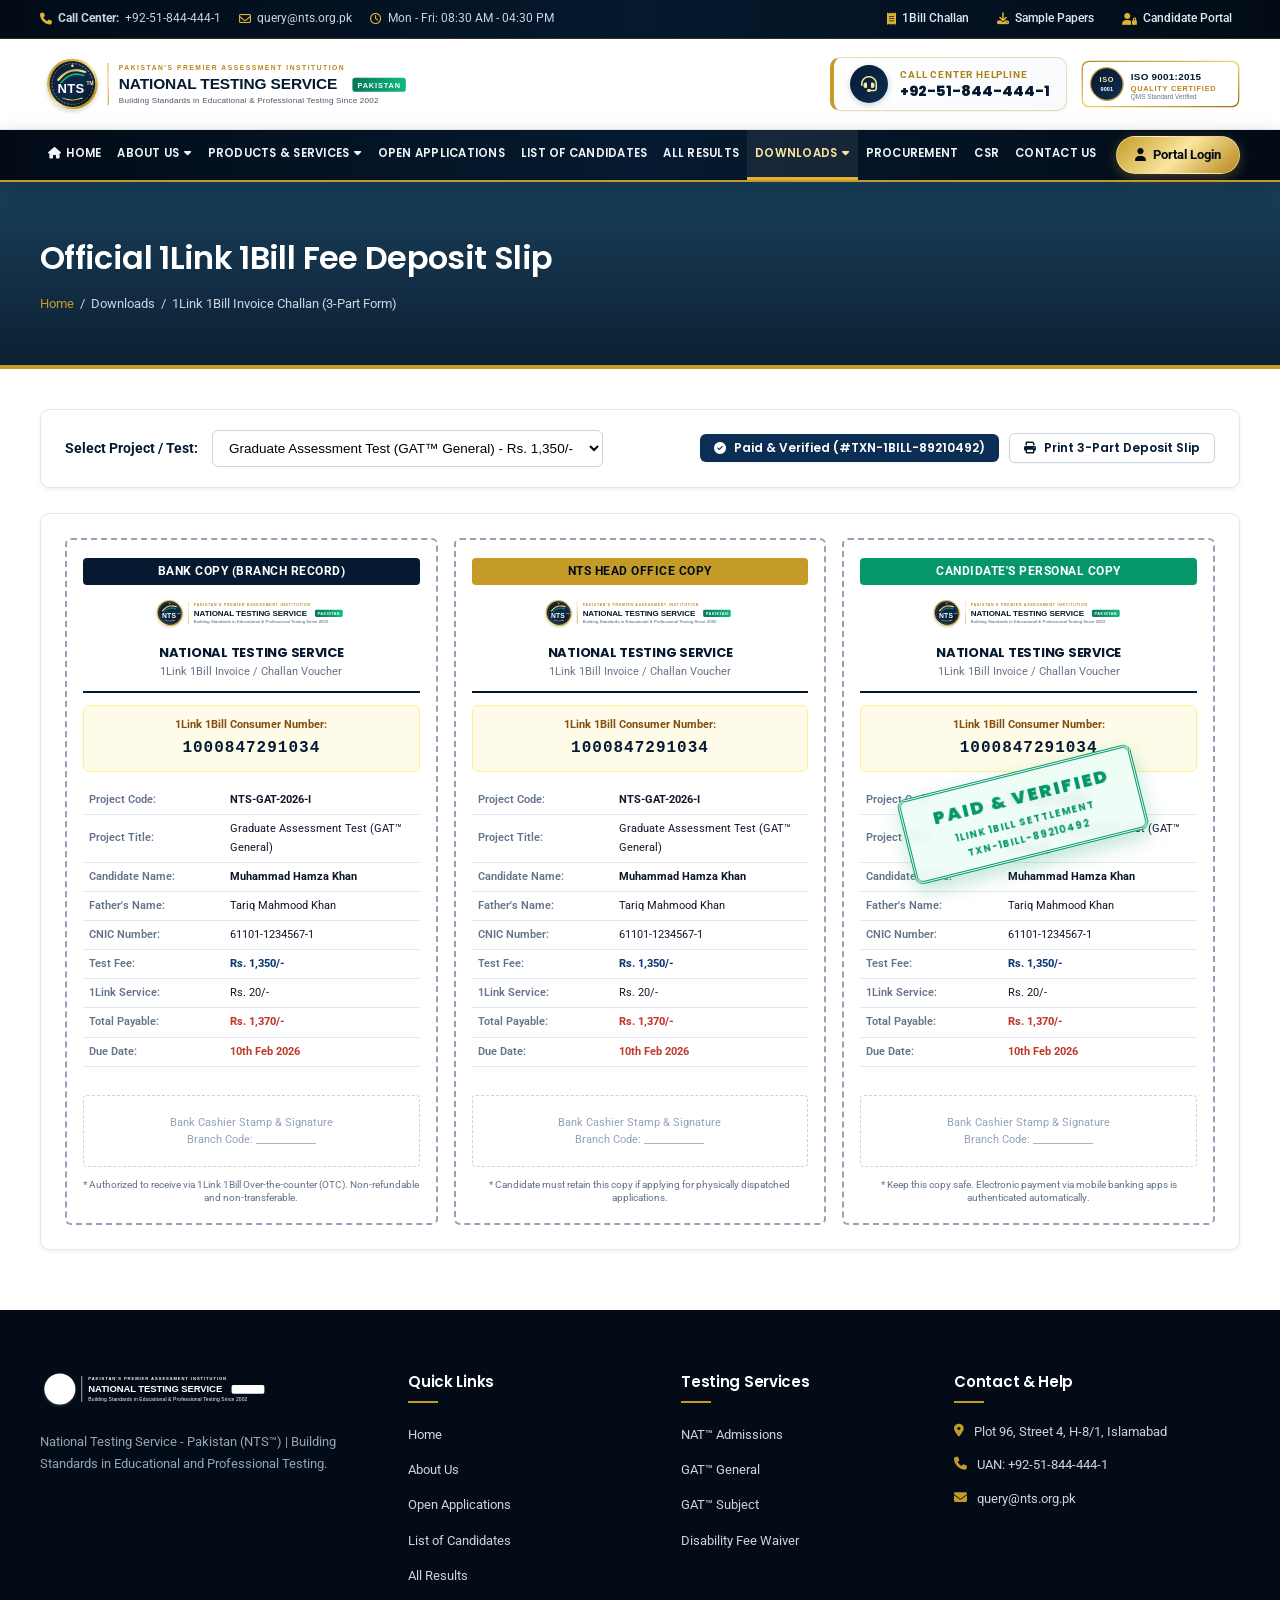
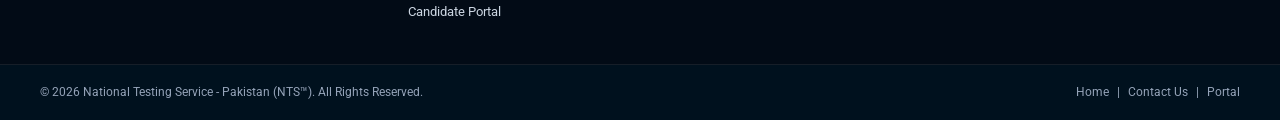
<file: challan.html>
<!DOCTYPE html>
<html lang="en">
<head>
    <meta charset="UTF-8">
    <meta name="viewport" content="width=device-width, initial-scale=1.0">
    <title>NTS 1Link 1Bill Fee Deposit Slip / Voucher | NTS™ Pakistan</title>
    <!-- Google Fonts & Font Awesome -->
    <link rel="preconnect" href="https://fonts.googleapis.com">
    <link rel="preconnect" href="https://fonts.gstatic.com" crossorigin>
    <link href="https://fonts.googleapis.com/css2?family=Poppins:wght@400;500;600;700;800&family=Roboto:wght@300;400;500;700&display=swap" rel="stylesheet">
    <link rel="stylesheet" href="https://cdnjs.cloudflare.com/ajax/libs/font-awesome/6.4.0/css/all.min.css">
    <link rel="stylesheet" href="css/style.css">
    <link rel="icon" type="image/svg+xml" href="img/nts_logo.svg">
    <style>
        .inner-banner {
            background: linear-gradient(rgba(0, 43, 73, 0.90), rgba(0, 20, 40, 0.95)), url('https://images.unsplash.com/photo-1554224155-8d04cb21cd6c?auto=format&fit=crop&w=1600&q=80') center/cover;
            color: #ffffff;
            padding: 50px 0;
            border-bottom: 4px solid var(--nts-gold);
        }
        .inner-banner h1 { font-size: 32px; color: #ffffff; margin-bottom: 8px; }
        .breadcrumb { font-size: 13px; color: #cbd5e1; }
        .breadcrumb a { color: var(--nts-gold); }
        .content-area { padding: 40px 0 60px; background: #ffffff; }

        .challan-control-bar {
            background: #ffffff;
            padding: 20px 24px;
            border-radius: var(--radius-md);
            box-shadow: var(--shadow-sm);
            border: 1px solid var(--border-subtle);
            margin-bottom: 25px;
            display: flex;
            justify-content: space-between;
            align-items: center;
            flex-wrap: wrap;
            gap: 16px;
        }

        .challan-wrapper {
            display: grid;
            grid-template-columns: 1fr 1fr 1fr;
            gap: 16px;
            background: #ffffff;
            padding: 24px;
            border-radius: var(--radius-md);
            box-shadow: var(--shadow-sm);
            border: 1px solid var(--border-subtle);
            position: relative;
        }

        .slip-column {
            border: 2px dashed #94a3b8;
            padding: 18px 16px;
            border-radius: var(--radius-sm);
            position: relative;
            background-color: #ffffff;
        }

        .slip-copy-label {
            background-color: var(--nts-navy);
            color: #ffffff;
            font-size: 11.5px;
            font-weight: 700;
            padding: 4px 8px;
            text-align: center;
            border-radius: 4px;
            margin-bottom: 12px;
            text-transform: uppercase;
            letter-spacing: 0.5px;
        }

        .slip-col-header {
            text-align: center;
            border-bottom: 2px solid var(--nts-navy);
            padding-bottom: 10px;
            margin-bottom: 12px;
        }

        .slip-col-header h4 {
            font-size: 13px;
            color: var(--nts-navy);
            margin: 4px 0 2px;
            line-height: 1.2;
            font-weight: 700;
        }

        .slip-col-header span {
            font-size: 11px;
            color: #64748b;
            display: block;
        }

        .bill-consumer-box {
            background-color: #fefce8;
            border: 1px solid #fef08a;
            padding: 10px;
            text-align: center;
            border-radius: 6px;
            margin-bottom: 14px;
        }

        .bill-consumer-box strong {
            display: block;
            font-size: 11px;
            color: #854d0e;
        }

        .bill-consumer-box .consumer-num {
            font-family: monospace;
            font-size: 16px;
            font-weight: 800;
            color: var(--nts-navy);
            letter-spacing: 1px;
        }

        .slip-table {
            width: 100%;
            border-collapse: collapse;
            font-size: 11px;
            margin-bottom: 14px;
        }

        .slip-table td {
            padding: 5px 6px;
            border-bottom: 1px solid #e2e8f0;
        }

        .slip-table .col-lbl {
            font-weight: 600;
            color: #64748b;
            width: 42%;
        }

        .bank-stamp-box {
            border: 1px dashed #cbd5e1;
            padding: 18px 8px;
            text-align: center;
            font-size: 10.5px;
            color: #94a3b8;
            margin-top: 14px;
            border-radius: 4px;
        }

        .slip-footer-notes {
            font-size: 9.5px;
            color: #64748b;
            line-height: 1.35;
            margin-top: 12px;
            text-align: center;
        }

        @media (max-width: 900px) {
            .challan-wrapper {
                grid-template-columns: 1fr;
            }
        }
    </style>
    <link rel="stylesheet" href="css/responsive.css">
</head>
<body>

    <!-- TOP BAR -->
    <div class="top-bar">
        <div class="container top-bar-content">
            <div class="top-bar-left">
                <span><i class="fa-solid fa-phone"></i> <strong>Call Center:</strong> +92-51-844-444-1</span>
                <span><i class="fa-regular fa-envelope"></i> query@nts.org.pk</span>
                <span><i class="fa-regular fa-clock"></i> Mon - Fri: 08:30 AM - 04:30 PM</span>
            </div>
            <div class="top-bar-right">
                <a href="challan.html"><i class="fa-solid fa-receipt"></i> 1Bill Challan</a>
                <a href="sample-papers.html"><i class="fa-solid fa-download"></i> Sample Papers</a>
                <a href="candidate-portal.html" class="top-portal-btn"><i class="fa-solid fa-user-lock"></i> Candidate Portal</a>
            </div>
        </div>
    </div>

    <!-- MAIN HEADER -->
    <header class="main-header">
        <div class="container header-content">
            <div class="brand-area">
                <a href="index.html" class="logo-link">
                    <img src="img/nts_logo.svg" onerror="this.onerror=null; this.src='img/nts_logo.svg';" alt="National Testing Service - Pakistan" class="nts-main-logo">
                </a>
            </div>
            <div class="header-badges">
                <div class="call-center-box">
                    <div class="cc-icon"><i class="fa-solid fa-headset"></i></div>
                    <div class="cc-text">
                        <span>CALL CENTER HELPLINE</span>
                        <strong>+92-51-844-444-1</strong>
                    </div>
                </div>
                <div class="iso-box"><img src="img/iso_logo.svg" alt="ISO 9001:2015" style="height: 48px;"></div>
            </div>
        </div>
    </header>

    <!-- NAVIGATION MENU -->
    <nav class="main-nav">
        <div class="container nav-container">
            <ul class="nav-links">
                <li><a href="index.html"><i class="fa-solid fa-house"></i> HOME</a></li>
                <li class="dropdown"><a href="about.html">ABOUT US <i class="fa-solid fa-caret-down"></i></a>
                    <ul class="dropdown-menu">
                        <li><a href="about.html#intro">About NTS</a></li>
                        <li><a href="about.html#vision">Vision & Mission</a></li>
                        <li><a href="about.html#bod">Board of Directors</a></li>
                        <li><a href="about.html#ceo">Message from CEO</a></li>
                    </ul>
                </li>
                <li class="dropdown"><a href="products.html">PRODUCTS & SERVICES <i class="fa-solid fa-caret-down"></i></a>
                    <ul class="dropdown-menu">
                        <li><a href="products.html#nat">National Aptitude Test (NAT™)</a></li>
                        <li><a href="products.html#gat-gen">GAT™ General</a></li>
                        <li><a href="products.html#gat-sub">GAT™ Subject</a></li>
                        <li><a href="products.html#recruitment">Recruitment Screening</a></li>
                    </ul>
                </li>
                <li><a href="open-applications.html">OPEN APPLICATIONS</a></li>
                <li><a href="candidates.html">LIST OF CANDIDATES</a></li>
                <li><a href="results.html">ALL RESULTS</a></li>
                <li class="active dropdown"><a href="downloads.html">DOWNLOADS <i class="fa-solid fa-caret-down"></i></a>
                    <ul class="dropdown-menu">
                        <li><a href="challan.html">1Bill Bank Deposit Slips</a></li>
                        <li><a href="sample-papers.html">Sample Papers</a></li>
                        <li><a href="candidates.html">Roll Number Slips</a></li>
                        <li><a href="results.html">Result Cards</a></li>
                    </ul>
                </li>
                <li><a href="procurement.html">PROCUREMENT</a></li>
                <li><a href="csr.html">CSR</a></li>
                <li><a href="contact.html">CONTACT US</a></li>
            </ul>
            <div class="nav-portal-shortcut">
                <a href="candidate-portal.html" class="nav-portal-pill"><i class="fa-solid fa-user"></i> Portal Login</a>
            </div>
        </div>
    </nav>

    <!-- QUICK SHORTCUTS -->
    <div class="quick-pills-bar">
        <div class="container quick-pills-container">
            <div class="quick-pills-label"><i class="fa-solid fa-bolt"></i> Quick Shortcuts:</div>
            <div class="quick-pills-group">
                <a href="open-applications.html" class="pill-shortcut"><i class="fa-solid fa-folder-open"></i> Open Projects (12)</a>
                <a href="candidates.html" class="pill-shortcut"><i class="fa-solid fa-id-card"></i> Roll No. Slips</a>
                <a href="results.html" class="pill-shortcut"><i class="fa-solid fa-square-poll-vertical"></i> Check Results</a>
                <a href="challan.html" class="pill-shortcut" style="background-color: var(--nts-navy); color: #fff;"><i class="fa-solid fa-receipt"></i> 1Bill Challan</a>
                <a href="sample-papers.html" class="pill-shortcut"><i class="fa-solid fa-book-open"></i> Sample Papers</a>
                <a href="candidate-portal.html" class="pill-shortcut" style="background-color: var(--nts-gold-light); color: #92400e; border-color: var(--nts-gold);"><i class="fa-solid fa-user-gear"></i> Portal Login</a>
            </div>
        </div>
    </div>

    <!-- BANNER -->
    <div class="inner-banner">
        <div class="container">
            <h1>Official 1Link 1Bill Fee Deposit Slip</h1>
            <div class="breadcrumb">
                <a href="index.html">Home</a> &nbsp;/&nbsp; Downloads &nbsp;/&nbsp; 1Link 1Bill Invoice Challan (3-Part Form)
            </div>
        </div>
    </div>

    <!-- MAIN CONTENT AREA -->
    <div class="content-area">
        <div class="container">

            <!-- INTERACTIVE CONTROL BAR -->
            <div class="challan-control-bar">
                <div style="display: flex; align-items: center; gap: 14px; flex-wrap: wrap;">
                    <label style="font-size: 13.5px; font-weight: 700; color: var(--nts-navy);">Select Project / Test:</label>
                    <select id="challanProjectSelect" class="form-control" style="width: auto; min-width: 280px;" onchange="updateChallanDetails(this.value)">
                        <option value="NTS-GAT-2026-II">Graduate Assessment Test (GAT™ General) - Rs. 1,350/-</option>
                        <option value="NTS-NAT-2026-II">National Aptitude Test (NAT™ 2026-II) - Rs. 1,000/-</option>
                        <option value="FBR-INSP-2026">FBR - Inspector Inland Revenue (BS-16) - Rs. 650/-</option>
                        <option value="WAPDA-ENGR-2026">WAPDA - Junior Engineer (BPS-17) - Rs. 700/-</option>
                    </select>
                </div>
                <div style="display: flex; gap: 10px; align-items: center; flex-wrap: wrap;">
                    <button class="btn btn-warning btn-xs" id="btnPayChallanTop" onclick="payCurrentChallan()">
                        <i class="fa-solid fa-bolt"></i> Pay via 1Bill Now (Demo Simulation)
                    </button>
                    <button class="btn btn-outline-dark btn-xs" onclick="window.print()">
                        <i class="fa-solid fa-print"></i> Print 3-Part Deposit Slip
                    </button>
                </div>
            </div>

            <!-- 3-COLUMN AUTHENTIC DEPOSIT SLIP -->
            <div class="challan-wrapper official-stamp-watermark" id="challanWrapper">
                
                <!-- COPY 1: BANK COPY -->
                <div class="slip-column">
                    <div class="slip-copy-label">BANK COPY (Branch Record)</div>
                    <div class="slip-col-header">
                        <img src="img/nts_logo.svg" onerror="this.onerror=null; this.src='img/nts_logo.svg';" style="height: 32px; margin-bottom: 4px;">
                        <h4>NATIONAL TESTING SERVICE</h4>
                        <span>1Link 1Bill Invoice / Challan Voucher</span>
                    </div>

                    <div class="bill-consumer-box">
                        <strong>1Link 1Bill Consumer Number:</strong>
                        <span class="consumer-num ch-consumer-num">1000847291034</span>
                    </div>

                    <table class="slip-table">
                        <tr>
                            <td class="col-lbl">Project Code:</td>
                            <td><strong class="ch-code">NTS-GAT-2026-I</strong></td>
                        </tr>
                        <tr>
                            <td class="col-lbl">Project Title:</td>
                            <td class="ch-title">Graduate Assessment Test (GAT™ General)</td>
                        </tr>
                        <tr>
                            <td class="col-lbl">Candidate Name:</td>
                            <td><strong class="ch-name">Muhammad Hamza Khan</strong></td>
                        </tr>
                        <tr>
                            <td class="col-lbl">Father's Name:</td>
                            <td class="ch-father">Tariq Mahmood Khan</td>
                        </tr>
                        <tr>
                            <td class="col-lbl">CNIC Number:</td>
                            <td class="ch-cnic">61101-1234567-1</td>
                        </tr>
                        <tr>
                            <td class="col-lbl">Test Fee:</td>
                            <td style="font-weight: 800; color: #0b3a75;" class="ch-fee">Rs. 1,350/-</td>
                        </tr>
                        <tr>
                            <td class="col-lbl">1Link Service:</td>
                            <td>Rs. 20/-</td>
                        </tr>
                        <tr>
                            <td class="col-lbl">Total Payable:</td>
                            <td style="font-weight: 800; color: #c0392b;" class="ch-total">Rs. 1,370/-</td>
                        </tr>
                        <tr>
                            <td class="col-lbl">Due Date:</td>
                            <td style="color: #c0392b; font-weight: 700;">10th Feb 2026</td>
                        </tr>
                    </table>

                    <div class="bank-stamp-box">
                        Bank Cashier Stamp & Signature<br>
                        Branch Code: ____________
                    </div>

                    <div class="slip-footer-notes">
                        * Authorized to receive via 1Link 1Bill Over-the-counter (OTC). Non-refundable and non-transferable.
                    </div>
                </div>

                <!-- COPY 2: NTS COPY -->
                <div class="slip-column">
                    <div class="slip-copy-label" style="background-color: var(--nts-gold); color: #020c18;">NTS HEAD OFFICE COPY</div>
                    <div class="slip-col-header">
                        <img src="img/nts_logo.svg" onerror="this.onerror=null; this.src='img/nts_logo.svg';" style="height: 32px; margin-bottom: 4px;">
                        <h4>NATIONAL TESTING SERVICE</h4>
                        <span>1Link 1Bill Invoice / Challan Voucher</span>
                    </div>

                    <div class="bill-consumer-box">
                        <strong>1Link 1Bill Consumer Number:</strong>
                        <span class="consumer-num ch-consumer-num">1000847291034</span>
                    </div>

                    <table class="slip-table">
                        <tr>
                            <td class="col-lbl">Project Code:</td>
                            <td><strong class="ch-code">NTS-GAT-2026-I</strong></td>
                        </tr>
                        <tr>
                            <td class="col-lbl">Project Title:</td>
                            <td class="ch-title">Graduate Assessment Test (GAT™ General)</td>
                        </tr>
                        <tr>
                            <td class="col-lbl">Candidate Name:</td>
                            <td><strong class="ch-name">Muhammad Hamza Khan</strong></td>
                        </tr>
                        <tr>
                            <td class="col-lbl">Father's Name:</td>
                            <td class="ch-father">Tariq Mahmood Khan</td>
                        </tr>
                        <tr>
                            <td class="col-lbl">CNIC Number:</td>
                            <td class="ch-cnic">61101-1234567-1</td>
                        </tr>
                        <tr>
                            <td class="col-lbl">Test Fee:</td>
                            <td style="font-weight: 800; color: #0b3a75;" class="ch-fee">Rs. 1,350/-</td>
                        </tr>
                        <tr>
                            <td class="col-lbl">1Link Service:</td>
                            <td>Rs. 20/-</td>
                        </tr>
                        <tr>
                            <td class="col-lbl">Total Payable:</td>
                            <td style="font-weight: 800; color: #c0392b;" class="ch-total">Rs. 1,370/-</td>
                        </tr>
                        <tr>
                            <td class="col-lbl">Due Date:</td>
                            <td style="color: #c0392b; font-weight: 700;">10th Feb 2026</td>
                        </tr>
                    </table>

                    <div class="bank-stamp-box">
                        Bank Cashier Stamp & Signature<br>
                        Branch Code: ____________
                    </div>

                    <div class="slip-footer-notes">
                        * Candidate must retain this copy if applying for physically dispatched applications.
                    </div>
                </div>

                <!-- COPY 3: CANDIDATE COPY -->
                <div class="slip-column">
                    <div class="slip-copy-label" style="background-color: var(--nts-emerald);">CANDIDATE'S PERSONAL COPY</div>
                    <div class="slip-col-header">
                        <img src="img/nts_logo.svg" onerror="this.onerror=null; this.src='img/nts_logo.svg';" style="height: 32px; margin-bottom: 4px;">
                        <h4>NATIONAL TESTING SERVICE</h4>
                        <span>1Link 1Bill Invoice / Challan Voucher</span>
                    </div>

                    <div class="bill-consumer-box">
                        <strong>1Link 1Bill Consumer Number:</strong>
                        <span class="consumer-num ch-consumer-num">1000847291034</span>
                    </div>

                    <table class="slip-table">
                        <tr>
                            <td class="col-lbl">Project Code:</td>
                            <td><strong class="ch-code">NTS-GAT-2026-I</strong></td>
                        </tr>
                        <tr>
                            <td class="col-lbl">Project Title:</td>
                            <td class="ch-title">Graduate Assessment Test (GAT™ General)</td>
                        </tr>
                        <tr>
                            <td class="col-lbl">Candidate Name:</td>
                            <td><strong class="ch-name">Muhammad Hamza Khan</strong></td>
                        </tr>
                        <tr>
                            <td class="col-lbl">Father's Name:</td>
                            <td class="ch-father">Tariq Mahmood Khan</td>
                        </tr>
                        <tr>
                            <td class="col-lbl">CNIC Number:</td>
                            <td class="ch-cnic">61101-1234567-1</td>
                        </tr>
                        <tr>
                            <td class="col-lbl">Test Fee:</td>
                            <td style="font-weight: 800; color: #0b3a75;" class="ch-fee">Rs. 1,350/-</td>
                        </tr>
                        <tr>
                            <td class="col-lbl">1Link Service:</td>
                            <td>Rs. 20/-</td>
                        </tr>
                        <tr>
                            <td class="col-lbl">Total Payable:</td>
                            <td style="font-weight: 800; color: #c0392b;" class="ch-total">Rs. 1,370/-</td>
                        </tr>
                        <tr>
                            <td class="col-lbl">Due Date:</td>
                            <td style="color: #c0392b; font-weight: 700;">10th Feb 2026</td>
                        </tr>
                    </table>

                    <div class="bank-stamp-box">
                        Bank Cashier Stamp & Signature<br>
                        Branch Code: ____________
                    </div>

                    <div class="slip-footer-notes">
                        * Keep this copy safe. Electronic payment via mobile banking apps is authenticated automatically.
                    </div>
                </div>

            </div>

        </div>
    </div>

    <!-- FOOTER -->
    <footer class="main-footer">
        <div class="footer-top">
            <div class="container footer-grid">
                <div class="footer-col">
                    <div class="footer-brand"><img src="img/nts_logo.svg" onerror="this.onerror=null; this.src='img/nts_logo.svg';" alt="NTS Logo" style="height: 38px; filter: brightness(0) invert(1);"></div>
                    <p class="f-desc">National Testing Service - Pakistan (NTS™) | Building Standards in Educational and Professional Testing.</p>
                </div>
                <div class="footer-col">
                    <h4 class="f-heading">Quick Links</h4>
                    <ul class="f-links">
                        <li><a href="index.html">Home</a></li>
                        <li><a href="about.html">About Us</a></li>
                        <li><a href="open-applications.html">Open Applications</a></li>
                        <li><a href="candidates.html">List of Candidates</a></li>
                        <li><a href="results.html">All Results</a></li>
                        <li><a href="candidate-portal.html">Candidate Portal</a></li>
                    </ul>
                </div>
                <div class="footer-col">
                    <h4 class="f-heading">Testing Services</h4>
                    <ul class="f-links">
                        <li><a href="products.html#nat">NAT™ Admissions</a></li>
                        <li><a href="products.html#gat-gen">GAT™ General</a></li>
                        <li><a href="products.html#gat-sub">GAT™ Subject</a></li>
                        <li><a href="csr.html">Disability Fee Waiver</a></li>
                    </ul>
                </div>
                <div class="footer-col">
                    <h4 class="f-heading">Contact & Help</h4>
                    <div class="f-contact-item"><i class="fa-solid fa-location-dot"></i><span>Plot 96, Street 4, H-8/1, Islamabad</span></div>
                    <div class="f-contact-item"><i class="fa-solid fa-phone"></i><span>UAN: +92-51-844-444-1</span></div>
                    <div class="f-contact-item"><i class="fa-solid fa-envelope"></i><span>query@nts.org.pk</span></div>
                </div>
            </div>
        </div>
        <div class="footer-bottom">
            <div class="container footer-bottom-inner">
                <p>&copy; 2026 National Testing Service - Pakistan (NTS™). All Rights Reserved.</p>
                <div class="bottom-links"><a href="index.html">Home</a> | <a href="contact.html">Contact Us</a> | <a href="candidate-portal.html">Portal</a></div>
            </div>
        </div>
    </footer>

    <script src="js/data.js"></script>
    <script src="js/main.js"></script>
    <script>
        function updateChallanDetails(projectCode) {
            if (typeof ntsData === 'undefined') return;
            const proj = ntsData.projects.find(p => p.code === projectCode);
            if (!proj) return;

            document.querySelectorAll('.ch-code').forEach(el => el.textContent = proj.code);
            document.querySelectorAll('.ch-title').forEach(el => el.textContent = proj.title);
            
            const feeMatch = proj.fee.match(/[\d,]+/);
            const feeNum = feeMatch ? parseInt(feeMatch[0].replace(/,/g, ''), 10) : 1000;
            const totalNum = feeNum + 20;

            document.querySelectorAll('.ch-fee').forEach(el => el.textContent = `Rs. ${feeNum.toLocaleString()}/-`);
            document.querySelectorAll('.ch-total').forEach(el => el.textContent = `Rs. ${totalNum.toLocaleString()}/-`);

            const randCons = '1000' + Math.floor(100000000 + Math.random() * 900000000);
            document.querySelectorAll('.ch-consumer-num').forEach(el => el.textContent = randCons);

            const existingStamp = document.getElementById('challanPaidStamp');
            if (existingStamp) existingStamp.remove();

            const payBtn = document.getElementById('btnPayChallanTop');
            if (payBtn) {
                payBtn.className = 'btn btn-warning btn-xs';
                payBtn.innerHTML = '<i class="fa-solid fa-bolt"></i> Pay via 1Bill Now (Demo Simulation)';
                payBtn.onclick = () => open1BillModal(randCons, proj.title, `Rs. ${totalNum.toLocaleString()}/-`);
            }

            showToast(`Challan updated for: <strong>${proj.code}</strong>`, 'fa-receipt');
        }
    </script>
    <script src="js/responsive.js"></script>
</body>
</html>
</file>
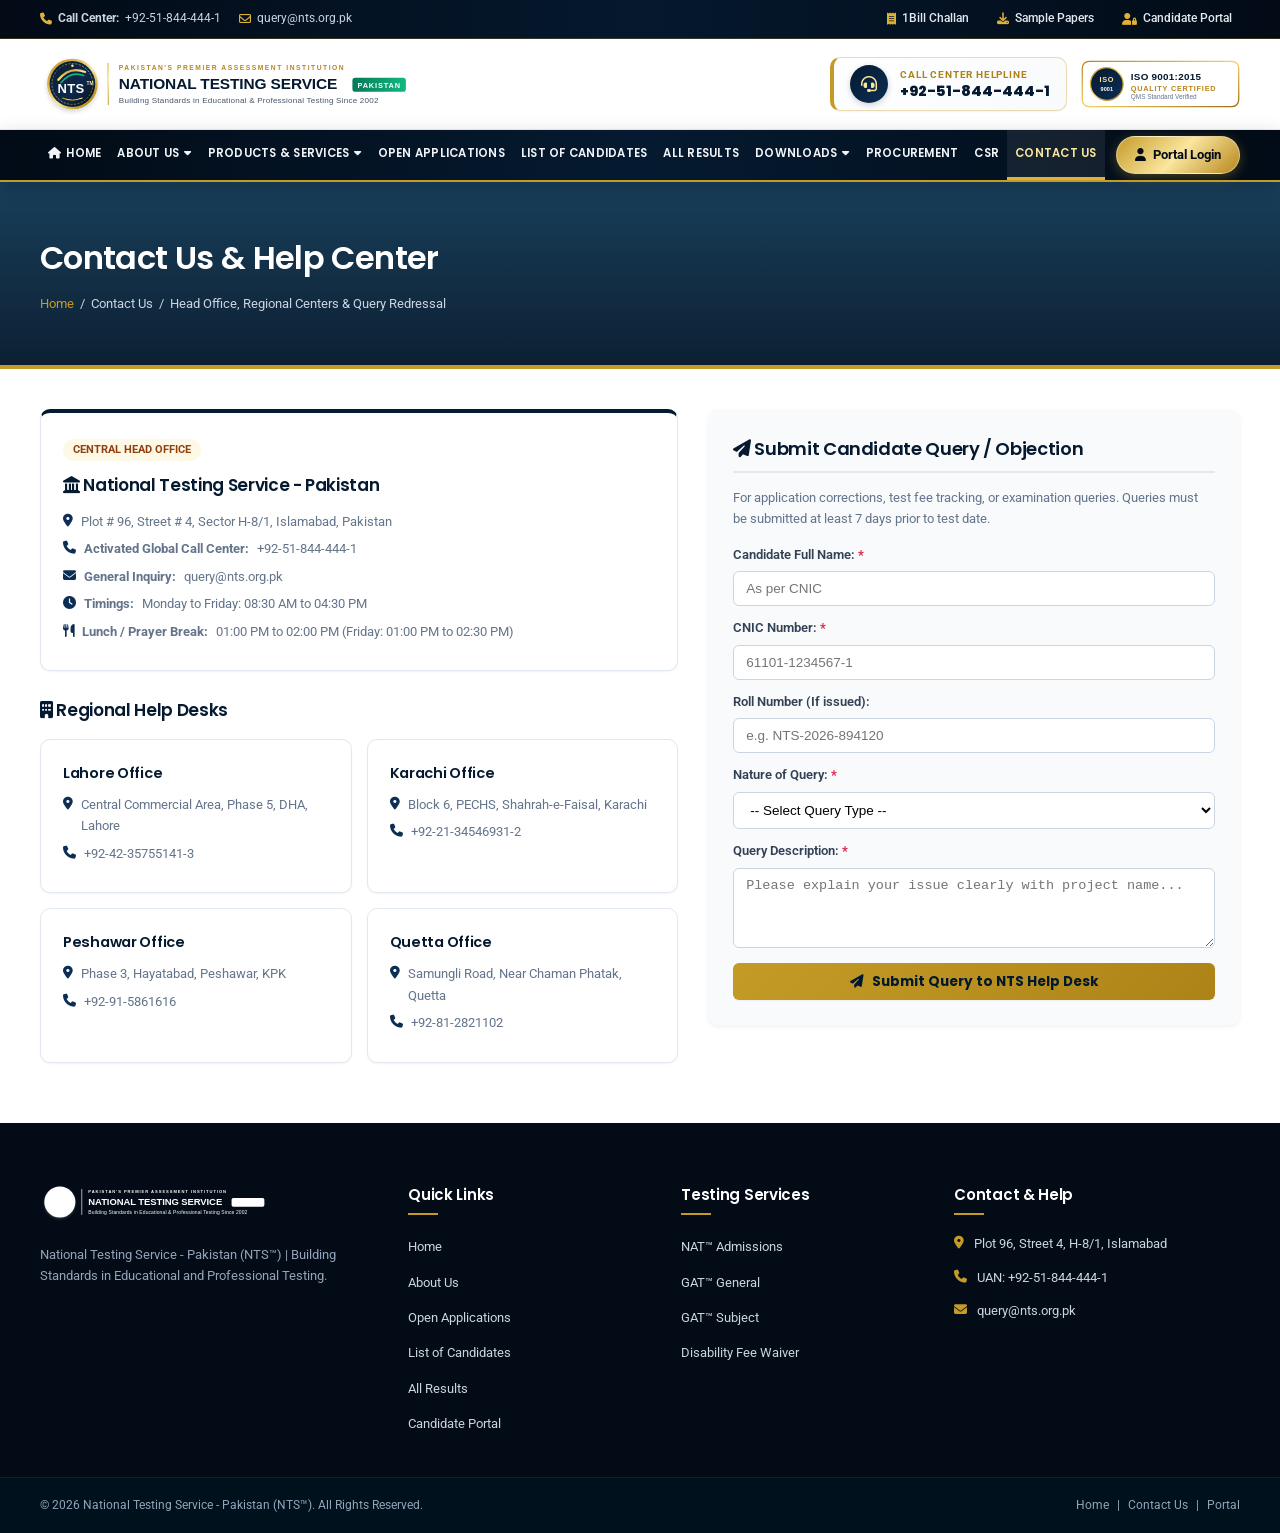
<file: contact.html>
<!DOCTYPE html>
<html lang="en">
<head>
    <meta charset="UTF-8">
    <meta name="viewport" content="width=device-width, initial-scale=1.0">
    <title>Contact Us | NTS ™ - Pakistan</title>
    <!-- Google Fonts & Font Awesome -->
    <link rel="preconnect" href="https://fonts.googleapis.com">
    <link rel="preconnect" href="https://fonts.gstatic.com" crossorigin>
    <link href="https://fonts.googleapis.com/css2?family=Poppins:wght@400;500;600;700;800&family=Roboto:wght@300;400;500;700&display=swap" rel="stylesheet">
    <link rel="stylesheet" href="https://cdnjs.cloudflare.com/ajax/libs/font-awesome/6.4.0/css/all.min.css">
    <link rel="stylesheet" href="css/style.css">
    <link rel="icon" type="image/svg+xml" href="img/nts_logo.svg">
    <style>
        .inner-banner {
            background: linear-gradient(rgba(0, 43, 73, 0.90), rgba(0, 20, 40, 0.95)), url('https://images.unsplash.com/photo-1423666639041-f56000c27a9a?auto=format&fit=crop&w=1600&q=80') center/cover;
            color: #ffffff;
            padding: 50px 0;
            border-bottom: 4px solid var(--nts-gold);
        }
        .inner-banner h1 { font-size: 32px; color: #ffffff; margin-bottom: 8px; }
        .breadcrumb { font-size: 13px; color: #cbd5e1; }
        .breadcrumb a { color: var(--nts-gold); }
        .content-area { padding: 40px 0 60px; background: #ffffff; }
        .contact-layout-grid {
            display: grid;
            grid-template-columns: 1.2fr 1fr;
            gap: 30px;
        }
        .inquiry-form-card {
            background: #f8fafc;
            border: 1px solid var(--border-color);
            border-radius: var(--radius-md);
            padding: 25px;
            box-shadow: var(--shadow-sm);
        }
        .inquiry-form-card h3 {
            font-size: 18px;
            color: var(--nts-navy);
            margin-bottom: 15px;
            border-bottom: 2px solid #e2e8f0;
            padding-bottom: 8px;
        }
        @media (max-width: 900px) {
            .contact-layout-grid { grid-template-columns: 1fr; }
        }
    </style>
    <link rel="stylesheet" href="css/responsive.css">
</head>
<body>

    <!-- TOP BAR -->
    <div class="top-bar">
        <div class="container top-bar-content">
            <div class="top-bar-left">
                <span><i class="fa-solid fa-phone"></i> <strong>Call Center:</strong> +92-51-844-444-1</span>
                <span><i class="fa-regular fa-envelope"></i> query@nts.org.pk</span>
            </div>
            <div class="top-bar-right">
                <a href="challan.html"><i class="fa-solid fa-receipt"></i> 1Bill Challan</a>
                <a href="sample-papers.html"><i class="fa-solid fa-download"></i> Sample Papers</a>
                <a href="candidate-portal.html" class="top-portal-btn"><i class="fa-solid fa-user-lock"></i> Candidate Portal</a>
            </div>
        </div>
    </div>

    <!-- MAIN HEADER -->
    <header class="main-header">
        <div class="container header-content">
            <div class="brand-area">
                <a href="index.html" class="logo-link">
                    <img src="img/nts_logo.svg" onerror="this.onerror=null; this.src='img/nts_logo.svg';" alt="National Testing Service - Pakistan" class="nts-main-logo">
                </a>
            </div>
            <div class="header-badges">
                <div class="call-center-box">
                    <div class="cc-icon"><i class="fa-solid fa-headset"></i></div>
                    <div class="cc-text">
                        <span>CALL CENTER HELPLINE</span>
                        <strong>+92-51-844-444-1</strong>
                    </div>
                </div>
                <div class="iso-box"><img src="img/iso_logo.svg" alt="ISO 9001:2015" style="height: 48px;"></div>
            </div>
        </div>
    </header>

    <!-- NAVIGATION MENU -->
    <nav class="main-nav">
        <div class="container nav-container">
            <ul class="nav-links">
                <li><a href="index.html"><i class="fa-solid fa-house"></i> HOME</a></li>
                <li class="dropdown"><a href="about.html">ABOUT US <i class="fa-solid fa-caret-down"></i></a>
                    <ul class="dropdown-menu">
                        <li><a href="about.html#intro">About NTS</a></li>
                        <li><a href="about.html#vision">Vision & Mission</a></li>
                        <li><a href="about.html#bod">Board of Directors</a></li>
                        <li><a href="about.html#ceo">Message from CEO</a></li>
                    </ul>
                </li>
                <li class="dropdown"><a href="products.html">PRODUCTS & SERVICES <i class="fa-solid fa-caret-down"></i></a>
                    <ul class="dropdown-menu">
                        <li><a href="products.html#nat">National Aptitude Test (NAT™)</a></li>
                        <li><a href="products.html#gat-gen">GAT™ General</a></li>
                        <li><a href="products.html#gat-sub">GAT™ Subject</a></li>
                        <li><a href="products.html#recruitment">Recruitment Screening</a></li>
                    </ul>
                </li>
                <li><a href="open-applications.html">OPEN APPLICATIONS</a></li>
                <li><a href="candidates.html">LIST OF CANDIDATES</a></li>
                <li><a href="results.html">ALL RESULTS</a></li>
                <li class="dropdown"><a href="downloads.html">DOWNLOADS <i class="fa-solid fa-caret-down"></i></a>
                    <ul class="dropdown-menu">
                        <li><a href="challan.html">1Bill Bank Deposit Slips</a></li>
                        <li><a href="sample-papers.html">Sample Papers</a></li>
                        <li><a href="candidates.html">Roll Number Slips</a></li>
                        <li><a href="results.html">Result Cards</a></li>
                    </ul>
                </li>
                <li><a href="procurement.html">PROCUREMENT</a></li>
                <li><a href="csr.html">CSR</a></li>
                <li class="active"><a href="contact.html">CONTACT US</a></li>
            </ul>
            <div class="nav-portal-shortcut">
                <a href="candidate-portal.html" class="nav-portal-pill"><i class="fa-solid fa-user"></i> Portal Login</a>
            </div>
        </div>
    </nav>

    <!-- BANNER -->
    <div class="inner-banner">
        <div class="container">
            <h1>Contact Us & Help Center</h1>
            <div class="breadcrumb">
                <a href="index.html">Home</a> &nbsp;/&nbsp; Contact Us &nbsp;/&nbsp; Head Office, Regional Centers & Query Redressal
            </div>
        </div>
    </div>

    <!-- MAIN CONTENT -->
    <div class="content-area">
        <div class="container">

            <div class="contact-layout-grid">
                
                <!-- Left: Head Office & Regional Centers -->
                <div>
                    <!-- Head Office -->
                    <div class="contact-card primary-office" style="margin-bottom: 25px;">
                        <div class="badge-flag">CENTRAL HEAD OFFICE</div>
                        <h3><i class="fa-solid fa-landmark"></i> National Testing Service - Pakistan</h3>
                        <p><i class="fa-solid fa-location-dot"></i> Plot # 96, Street # 4, Sector H-8/1, Islamabad, Pakistan</p>
                        <p><i class="fa-solid fa-phone"></i> <strong>Activated Global Call Center:</strong> +92-51-844-444-1</p>
                        <p><i class="fa-solid fa-envelope"></i> <strong>General Inquiry:</strong> query@nts.org.pk</p>
                        <p><i class="fa-solid fa-clock"></i> <strong>Timings:</strong> Monday to Friday: 08:30 AM to 04:30 PM</p>
                        <p><i class="fa-solid fa-utensils"></i> <strong>Lunch / Prayer Break:</strong> 01:00 PM to 02:00 PM (Friday: 01:00 PM to 02:30 PM)</p>
                    </div>

                    <!-- Regional Offices Grid -->
                    <h3 style="font-size: 17px; color: var(--nts-navy); margin-bottom: 15px;"><i class="fa-solid fa-building"></i> Regional Help Desks</h3>
                    <div style="display: grid; grid-template-columns: 1fr 1fr; gap: 15px;">
                        <div class="contact-card">
                            <h4>Lahore Office</h4>
                            <p><i class="fa-solid fa-location-dot"></i> Central Commercial Area, Phase 5, DHA, Lahore</p>
                            <p><i class="fa-solid fa-phone"></i> +92-42-35755141-3</p>
                        </div>
                        <div class="contact-card">
                            <h4>Karachi Office</h4>
                            <p><i class="fa-solid fa-location-dot"></i> Block 6, PECHS, Shahrah-e-Faisal, Karachi</p>
                            <p><i class="fa-solid fa-phone"></i> +92-21-34546931-2</p>
                        </div>
                        <div class="contact-card">
                            <h4>Peshawar Office</h4>
                            <p><i class="fa-solid fa-location-dot"></i> Phase 3, Hayatabad, Peshawar, KPK</p>
                            <p><i class="fa-solid fa-phone"></i> +92-91-5861616</p>
                        </div>
                        <div class="contact-card">
                            <h4>Quetta Office</h4>
                            <p><i class="fa-solid fa-location-dot"></i> Samungli Road, Near Chaman Phatak, Quetta</p>
                            <p><i class="fa-solid fa-phone"></i> +92-81-2821102</p>
                        </div>
                    </div>
                </div>

                <!-- Right: Online Query Submission Form -->
                <div>
                    <div class="inquiry-form-card">
                        <h3><i class="fa-solid fa-paper-plane"></i> Submit Candidate Query / Objection</h3>
                        <p style="font-size: 12.5px; color: #64748b; margin-bottom: 15px;">
                            For application corrections, test fee tracking, or examination queries. Queries must be submitted at least 7 days prior to test date.
                        </p>
                        <form onsubmit="handleQuerySubmit(event)">
                            <div class="form-group" style="margin-bottom: 12px;">
                                <label style="font-size: 12.5px; font-weight: 600;">Candidate Full Name: <span class="req">*</span></label>
                                <input type="text" class="form-control" placeholder="As per CNIC" required>
                            </div>
                            <div class="form-group" style="margin-bottom: 12px;">
                                <label style="font-size: 12.5px; font-weight: 600;">CNIC Number: <span class="req">*</span></label>
                                <input type="text" class="form-control" placeholder="61101-1234567-1" required>
                            </div>
                            <div class="form-group" style="margin-bottom: 12px;">
                                <label style="font-size: 12.5px; font-weight: 600;">Roll Number (If issued):</label>
                                <input type="text" class="form-control" placeholder="e.g. NTS-2026-894120">
                            </div>
                            <div class="form-group" style="margin-bottom: 12px;">
                                <label style="font-size: 12.5px; font-weight: 600;">Nature of Query: <span class="req">*</span></label>
                                <select class="form-control" required>
                                    <option value="">-- Select Query Type --</option>
                                    <option value="Fee">1Bill Fee Deposit Verification Issue</option>
                                    <option value="RollNo">Roll Number Slip Not Showing</option>
                                    <option value="Correction">Name / Bio-data Correction</option>
                                    <option value="Center">Change of Test Center Venue</option>
                                    <option value="Result">Result Inquiry / Section Marks</option>
                                </select>
                            </div>
                            <div class="form-group" style="margin-bottom: 15px;">
                                <label style="font-size: 12.5px; font-weight: 600;">Query Description: <span class="req">*</span></label>
                                <textarea class="form-control" rows="4" placeholder="Please explain your issue clearly with project name..." required></textarea>
                            </div>
                            <button type="submit" class="btn btn-warning btn-block">
                                <i class="fa-solid fa-paper-plane"></i> Submit Query to NTS Help Desk
                            </button>
                        </form>
                    </div>
                </div>

            </div>

        </div>
    </div>

    <!-- FOOTER -->
    <footer class="main-footer">
        <div class="footer-top">
            <div class="container footer-grid">
                <div class="footer-col">
                    <div class="footer-brand"><img src="img/nts_logo.svg" onerror="this.onerror=null; this.src='img/nts_logo.svg';" alt="NTS Logo" style="height: 38px; filter: brightness(0) invert(1);"></div>
                    <p class="f-desc">National Testing Service - Pakistan (NTS™) | Building Standards in Educational and Professional Testing.</p>
                </div>
                <div class="footer-col">
                    <h4 class="f-heading">Quick Links</h4>
                    <ul class="f-links">
                        <li><a href="index.html">Home</a></li>
                        <li><a href="about.html">About Us</a></li>
                        <li><a href="open-applications.html">Open Applications</a></li>
                        <li><a href="candidates.html">List of Candidates</a></li>
                        <li><a href="results.html">All Results</a></li>
                        <li><a href="candidate-portal.html">Candidate Portal</a></li>
                    </ul>
                </div>
                <div class="footer-col">
                    <h4 class="f-heading">Testing Services</h4>
                    <ul class="f-links">
                        <li><a href="products.html#nat">NAT™ Admissions</a></li>
                        <li><a href="products.html#gat-gen">GAT™ General</a></li>
                        <li><a href="products.html#gat-sub">GAT™ Subject</a></li>
                        <li><a href="csr.html">Disability Fee Waiver</a></li>
                    </ul>
                </div>
                <div class="footer-col">
                    <h4 class="f-heading">Contact & Help</h4>
                    <div class="f-contact-item"><i class="fa-solid fa-location-dot"></i><span>Plot 96, Street 4, H-8/1, Islamabad</span></div>
                    <div class="f-contact-item"><i class="fa-solid fa-phone"></i><span>UAN: +92-51-844-444-1</span></div>
                    <div class="f-contact-item"><i class="fa-solid fa-envelope"></i><span>query@nts.org.pk</span></div>
                </div>
            </div>
        </div>
        <div class="footer-bottom">
            <div class="container footer-bottom-inner">
                <p>&copy; 2026 National Testing Service - Pakistan (NTS™). All Rights Reserved.</p>
                <div class="bottom-links"><a href="index.html">Home</a> | <a href="contact.html">Contact Us</a> | <a href="candidate-portal.html">Portal</a></div>
            </div>
        </div>
    </footer>

    <script src="js/data.js"></script>
    <script src="js/main.js"></script>
    <script src="js/responsive.js"></script>
</body>
</html>
</file>
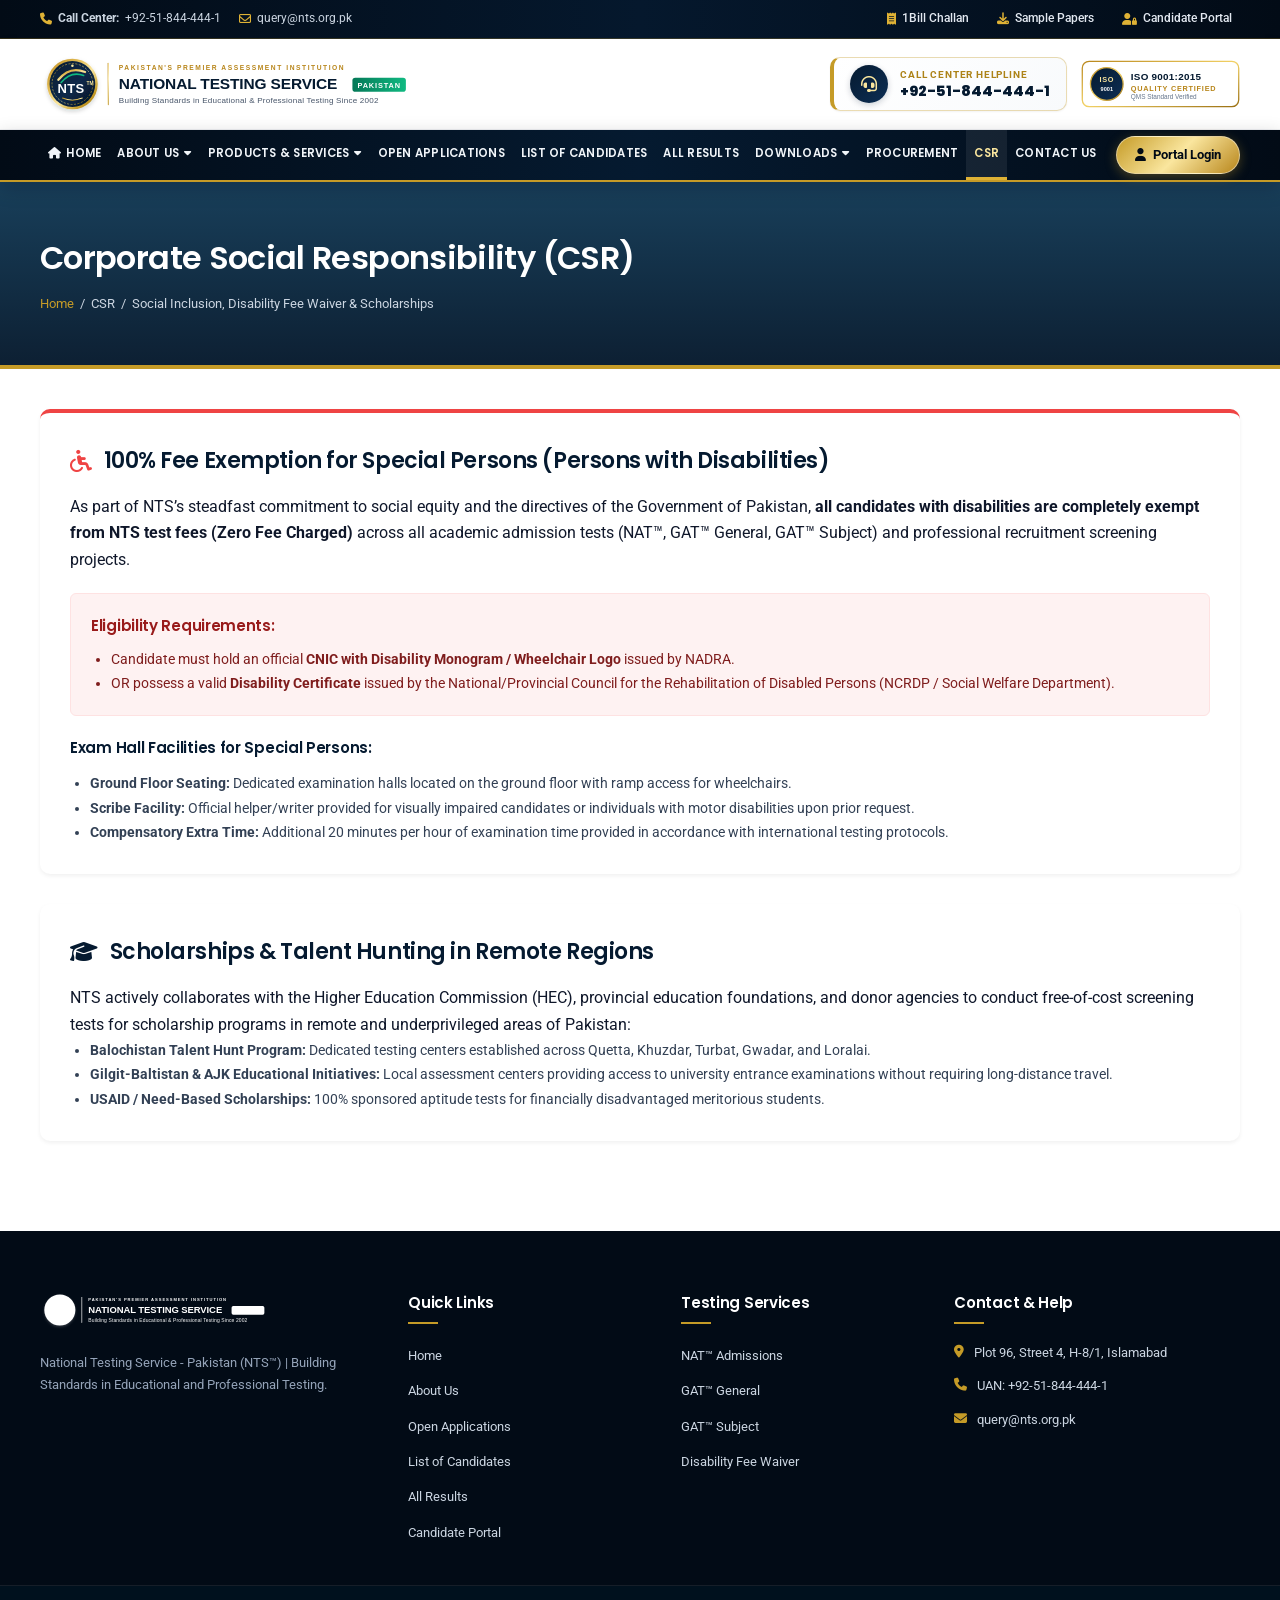
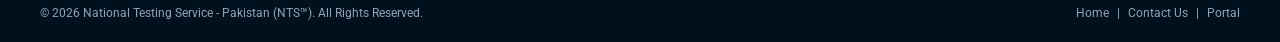
<file: csr.html>
<!DOCTYPE html>
<html lang="en">
<head>
    <meta charset="UTF-8">
    <meta name="viewport" content="width=device-width, initial-scale=1.0">
    <title>Corporate Social Responsibility (CSR) | NTS ™ - Pakistan</title>
    <!-- Google Fonts & Font Awesome -->
    <link rel="preconnect" href="https://fonts.googleapis.com">
    <link rel="preconnect" href="https://fonts.gstatic.com" crossorigin>
    <link href="https://fonts.googleapis.com/css2?family=Poppins:wght@400;500;600;700;800&family=Roboto:wght@300;400;500;700&display=swap" rel="stylesheet">
    <link rel="stylesheet" href="https://cdnjs.cloudflare.com/ajax/libs/font-awesome/6.4.0/css/all.min.css">
    <link rel="stylesheet" href="css/style.css">
    <link rel="icon" type="image/svg+xml" href="img/nts_logo.svg">
    <style>
        .inner-banner {
            background: linear-gradient(rgba(0, 43, 73, 0.90), rgba(0, 20, 40, 0.95)), url('https://images.unsplash.com/photo-1531206715517-5c0ba140b2b8?auto=format&fit=crop&w=1600&q=80') center/cover;
            color: #ffffff;
            padding: 50px 0;
            border-bottom: 4px solid var(--nts-gold);
        }
        .inner-banner h1 { font-size: 32px; color: #ffffff; margin-bottom: 8px; }
        .breadcrumb { font-size: 13px; color: #cbd5e1; }
        .breadcrumb a { color: var(--nts-gold); }
        .content-area { padding: 40px 0 60px; background: #ffffff; }
        .csr-feature-card {
            background: #ffffff;
            border: 1px solid var(--border-color);
            border-radius: var(--radius-md);
            padding: 30px;
            margin-bottom: 30px;
            box-shadow: var(--shadow-sm);
        }
        .csr-feature-card h2 {
            font-size: 22px;
            color: var(--nts-navy);
            margin-bottom: 15px;
            display: flex;
            align-items: center;
            gap: 12px;
        }
    </style>
    <link rel="stylesheet" href="css/responsive.css">
</head>
<body>

    <!-- TOP BAR -->
    <div class="top-bar">
        <div class="container top-bar-content">
            <div class="top-bar-left">
                <span><i class="fa-solid fa-phone"></i> <strong>Call Center:</strong> +92-51-844-444-1</span>
                <span><i class="fa-regular fa-envelope"></i> query@nts.org.pk</span>
            </div>
            <div class="top-bar-right">
                <a href="challan.html"><i class="fa-solid fa-receipt"></i> 1Bill Challan</a>
                <a href="sample-papers.html"><i class="fa-solid fa-download"></i> Sample Papers</a>
                <a href="candidate-portal.html" class="top-portal-btn"><i class="fa-solid fa-user-lock"></i> Candidate Portal</a>
            </div>
        </div>
    </div>

    <!-- MAIN HEADER -->
    <header class="main-header">
        <div class="container header-content">
            <div class="brand-area">
                <a href="index.html" class="logo-link">
                    <img src="img/nts_logo.svg" onerror="this.onerror=null; this.src='img/nts_logo.svg';" alt="National Testing Service - Pakistan" class="nts-main-logo">
                </a>
            </div>
            <div class="header-badges">
                <div class="call-center-box">
                    <div class="cc-icon"><i class="fa-solid fa-headset"></i></div>
                    <div class="cc-text">
                        <span>CALL CENTER HELPLINE</span>
                        <strong>+92-51-844-444-1</strong>
                    </div>
                </div>
                <div class="iso-box"><img src="img/iso_logo.svg" alt="ISO 9001:2015" style="height: 48px;"></div>
            </div>
        </div>
    </header>

    <!-- NAVIGATION MENU -->
    <nav class="main-nav">
        <div class="container nav-container">
            <ul class="nav-links">
                <li><a href="index.html"><i class="fa-solid fa-house"></i> HOME</a></li>
                <li class="dropdown"><a href="about.html">ABOUT US <i class="fa-solid fa-caret-down"></i></a>
                    <ul class="dropdown-menu">
                        <li><a href="about.html#intro">About NTS</a></li>
                        <li><a href="about.html#vision">Vision & Mission</a></li>
                        <li><a href="about.html#bod">Board of Directors</a></li>
                        <li><a href="about.html#ceo">Message from CEO</a></li>
                    </ul>
                </li>
                <li class="dropdown"><a href="products.html">PRODUCTS & SERVICES <i class="fa-solid fa-caret-down"></i></a>
                    <ul class="dropdown-menu">
                        <li><a href="products.html#nat">National Aptitude Test (NAT™)</a></li>
                        <li><a href="products.html#gat-gen">GAT™ General</a></li>
                        <li><a href="products.html#gat-sub">GAT™ Subject</a></li>
                        <li><a href="products.html#recruitment">Recruitment Screening</a></li>
                    </ul>
                </li>
                <li><a href="open-applications.html">OPEN APPLICATIONS</a></li>
                <li><a href="candidates.html">LIST OF CANDIDATES</a></li>
                <li><a href="results.html">ALL RESULTS</a></li>
                <li class="dropdown"><a href="downloads.html">DOWNLOADS <i class="fa-solid fa-caret-down"></i></a>
                    <ul class="dropdown-menu">
                        <li><a href="challan.html">1Bill Bank Deposit Slips</a></li>
                        <li><a href="sample-papers.html">Sample Papers</a></li>
                        <li><a href="candidates.html">Roll Number Slips</a></li>
                        <li><a href="results.html">Result Cards</a></li>
                    </ul>
                </li>
                <li><a href="procurement.html">PROCUREMENT</a></li>
                <li class="active"><a href="csr.html">CSR</a></li>
                <li><a href="contact.html">CONTACT US</a></li>
            </ul>
            <div class="nav-portal-shortcut">
                <a href="candidate-portal.html" class="nav-portal-pill"><i class="fa-solid fa-user"></i> Portal Login</a>
            </div>
        </div>
    </nav>

    <!-- BANNER -->
    <div class="inner-banner">
        <div class="container">
            <h1>Corporate Social Responsibility (CSR)</h1>
            <div class="breadcrumb">
                <a href="index.html">Home</a> &nbsp;/&nbsp; CSR &nbsp;/&nbsp; Social Inclusion, Disability Fee Waiver & Scholarships
            </div>
        </div>
    </div>

    <!-- MAIN CONTENT -->
    <div class="content-area">
        <div class="container">

            <!-- 1. Disability Policy -->
            <div class="csr-feature-card" style="border-top: 4px solid #ef4444;">
                <h2><i class="fa-solid fa-wheelchair" style="color: #ef4444;"></i> 100% Fee Exemption for Special Persons (Persons with Disabilities)</h2>
                <p>
                    As part of NTS’s steadfast commitment to social equity and the directives of the Government of Pakistan, <strong>all candidates with disabilities are completely exempt from NTS test fees (Zero Fee Charged)</strong> across all academic admission tests (NAT™, GAT™ General, GAT™ Subject) and professional recruitment screening projects.
                </p>
                <div style="background-color: #fef2f2; border: 1px solid #fee2e2; padding: 20px; border-radius: 6px; margin: 20px 0;">
                    <h4 style="font-size: 15px; color: #991b1b; margin-bottom: 8px;">Eligibility Requirements:</h4>
                    <ul style="margin-left: 20px; font-size: 13.5px; color: #7f1d1d; line-height: 1.8;">
                        <li>Candidate must hold an official <strong>CNIC with Disability Monogram / Wheelchair Logo</strong> issued by NADRA.</li>
                        <li>OR possess a valid <strong>Disability Certificate</strong> issued by the National/Provincial Council for the Rehabilitation of Disabled Persons (NCRDP / Social Welfare Department).</li>
                    </ul>
                </div>
                <h4 style="font-size: 15px; color: var(--nts-navy); margin-bottom: 10px;">Exam Hall Facilities for Special Persons:</h4>
                <ul style="margin-left: 20px; font-size: 13.5px; color: #334155; line-height: 1.8;">
                    <li><strong>Ground Floor Seating:</strong> Dedicated examination halls located on the ground floor with ramp access for wheelchairs.</li>
                    <li><strong>Scribe Facility:</strong> Official helper/writer provided for visually impaired candidates or individuals with motor disabilities upon prior request.</li>
                    <li><strong>Compensatory Extra Time:</strong> Additional 20 minutes per hour of examination time provided in accordance with international testing protocols.</li>
                </ul>
            </div>

            <!-- 2. Remote Area Scholarships -->
            <div class="csr-feature-card" style="border-top: 4px solid var(--nts-green);">
                <h2><i class="fa-solid fa-graduation-cap" style="color: var(--nts-green);"></i> Scholarships & Talent Hunting in Remote Regions</h2>
                <p>
                    NTS actively collaborates with the Higher Education Commission (HEC), provincial education foundations, and donor agencies to conduct free-of-cost screening tests for scholarship programs in remote and underprivileged areas of Pakistan:
                </p>
                <ul style="margin-left: 20px; font-size: 13.5px; color: #334155; line-height: 1.8;">
                    <li><strong>Balochistan Talent Hunt Program:</strong> Dedicated testing centers established across Quetta, Khuzdar, Turbat, Gwadar, and Loralai.</li>
                    <li><strong>Gilgit-Baltistan & AJK Educational Initiatives:</strong> Local assessment centers providing access to university entrance examinations without requiring long-distance travel.</li>
                    <li><strong>USAID / Need-Based Scholarships:</strong> 100% sponsored aptitude tests for financially disadvantaged meritorious students.</li>
                </ul>
            </div>

        </div>
    </div>

    <!-- FOOTER -->
    <footer class="main-footer">
        <div class="footer-top">
            <div class="container footer-grid">
                <div class="footer-col">
                    <div class="footer-brand"><img src="img/nts_logo.svg" onerror="this.onerror=null; this.src='img/nts_logo.svg';" alt="NTS Logo" style="height: 38px; filter: brightness(0) invert(1);"></div>
                    <p class="f-desc">National Testing Service - Pakistan (NTS™) | Building Standards in Educational and Professional Testing.</p>
                </div>
                <div class="footer-col">
                    <h4 class="f-heading">Quick Links</h4>
                    <ul class="f-links">
                        <li><a href="index.html">Home</a></li>
                        <li><a href="about.html">About Us</a></li>
                        <li><a href="open-applications.html">Open Applications</a></li>
                        <li><a href="candidates.html">List of Candidates</a></li>
                        <li><a href="results.html">All Results</a></li>
                        <li><a href="candidate-portal.html">Candidate Portal</a></li>
                    </ul>
                </div>
                <div class="footer-col">
                    <h4 class="f-heading">Testing Services</h4>
                    <ul class="f-links">
                        <li><a href="products.html#nat">NAT™ Admissions</a></li>
                        <li><a href="products.html#gat-gen">GAT™ General</a></li>
                        <li><a href="products.html#gat-sub">GAT™ Subject</a></li>
                        <li><a href="csr.html">Disability Fee Waiver</a></li>
                    </ul>
                </div>
                <div class="footer-col">
                    <h4 class="f-heading">Contact & Help</h4>
                    <div class="f-contact-item"><i class="fa-solid fa-location-dot"></i><span>Plot 96, Street 4, H-8/1, Islamabad</span></div>
                    <div class="f-contact-item"><i class="fa-solid fa-phone"></i><span>UAN: +92-51-844-444-1</span></div>
                    <div class="f-contact-item"><i class="fa-solid fa-envelope"></i><span>query@nts.org.pk</span></div>
                </div>
            </div>
        </div>
        <div class="footer-bottom">
            <div class="container footer-bottom-inner">
                <p>&copy; 2026 National Testing Service - Pakistan (NTS™). All Rights Reserved.</p>
                <div class="bottom-links"><a href="index.html">Home</a> | <a href="contact.html">Contact Us</a> | <a href="candidate-portal.html">Portal</a></div>
            </div>
        </div>
    </footer>

    <script src="js/data.js"></script>
    <script src="js/main.js"></script>
    <script src="js/responsive.js"></script>
</body>
</html>
</file>
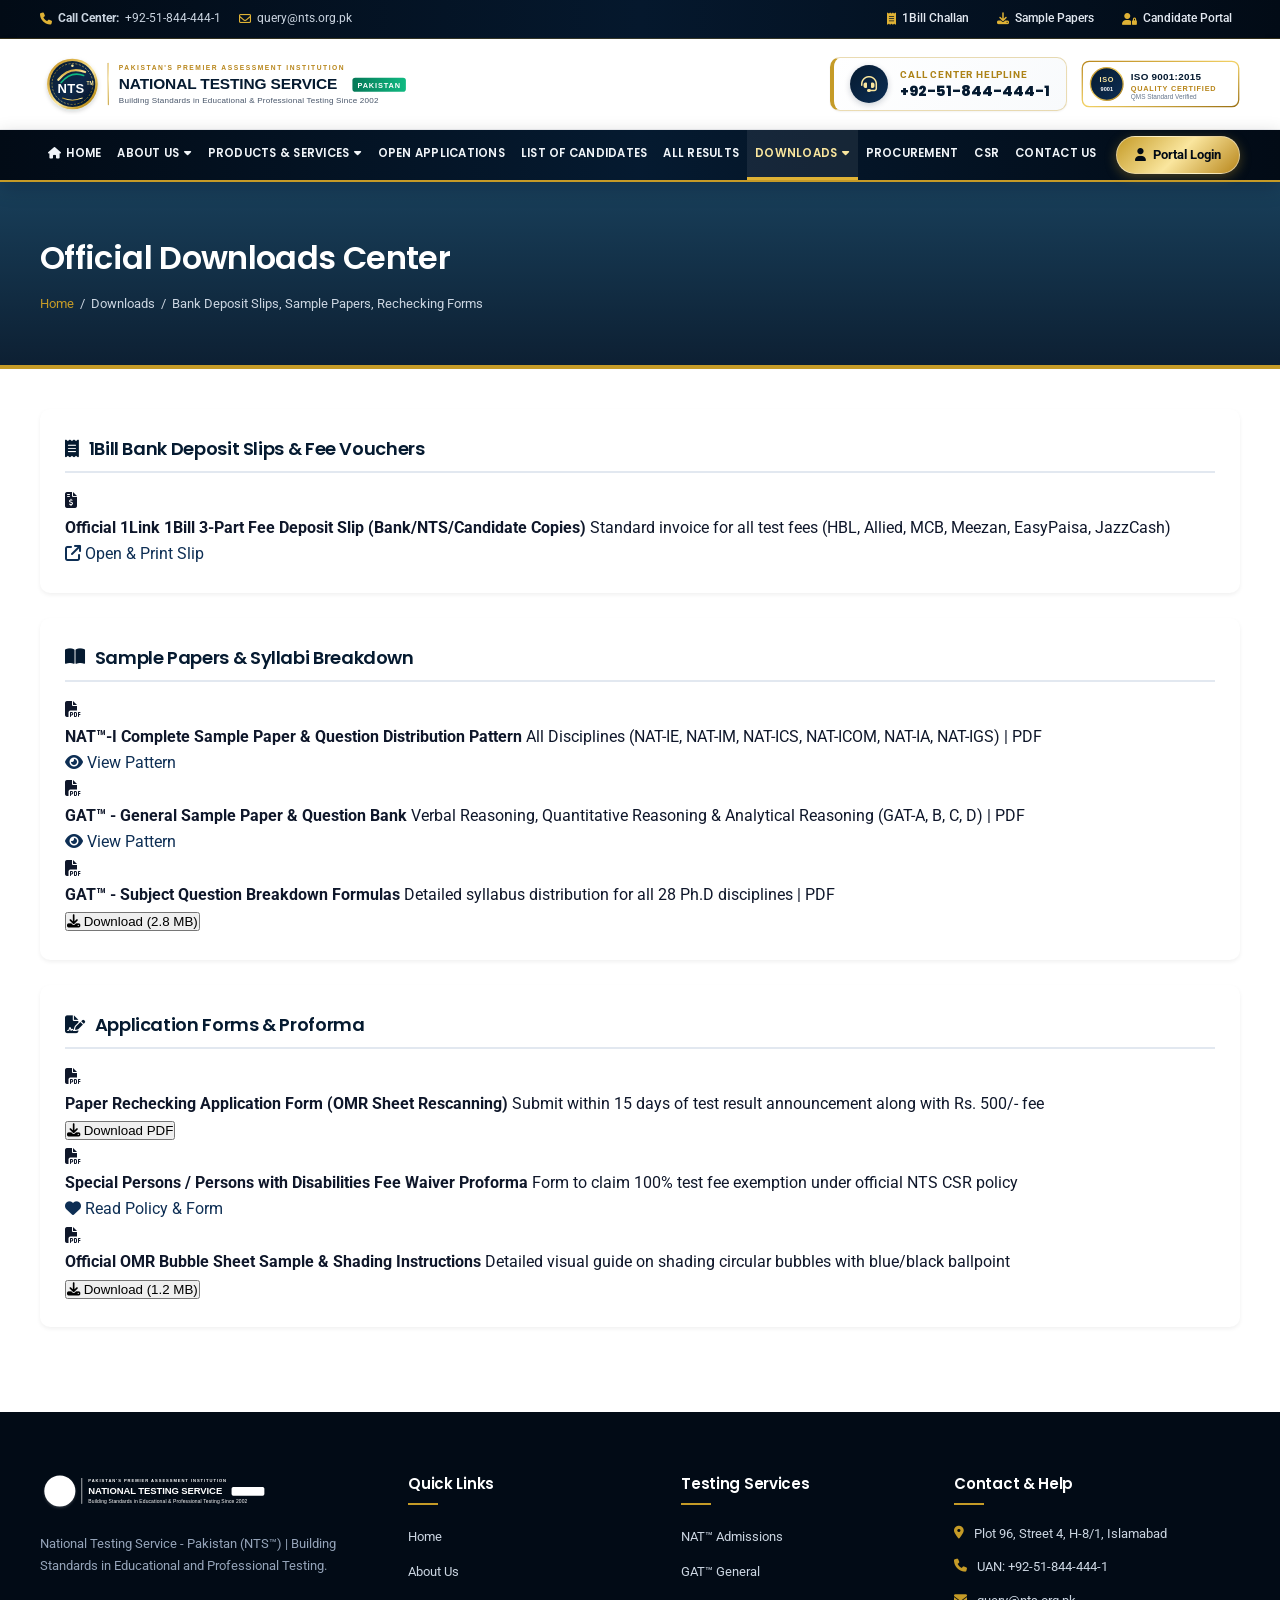
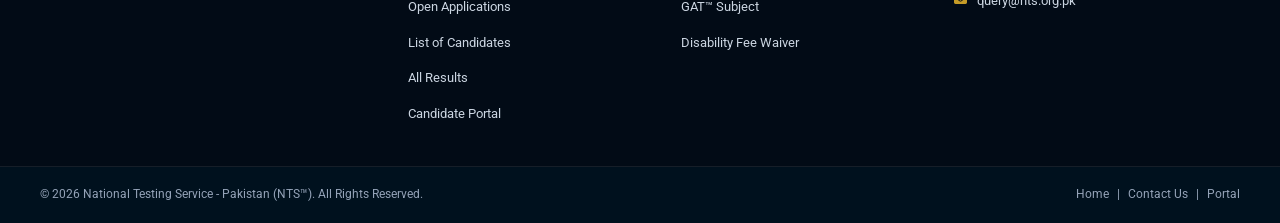
<file: downloads.html>
<!DOCTYPE html>
<html lang="en">
<head>
    <meta charset="UTF-8">
    <meta name="viewport" content="width=device-width, initial-scale=1.0">
    <title>Downloads Center | NTS ™ - Pakistan</title>
    <!-- Google Fonts & Font Awesome -->
    <link rel="preconnect" href="https://fonts.googleapis.com">
    <link rel="preconnect" href="https://fonts.gstatic.com" crossorigin>
    <link href="https://fonts.googleapis.com/css2?family=Poppins:wght@400;500;600;700;800&family=Roboto:wght@300;400;500;700&display=swap" rel="stylesheet">
    <link rel="stylesheet" href="https://cdnjs.cloudflare.com/ajax/libs/font-awesome/6.4.0/css/all.min.css">
    <link rel="stylesheet" href="css/style.css">
    <link rel="icon" type="image/svg+xml" href="img/nts_logo.svg">
    <style>
        .inner-banner {
            background: linear-gradient(rgba(0, 43, 73, 0.90), rgba(0, 20, 40, 0.95)), url('https://images.unsplash.com/photo-1454165804606-c3d57bc86b40?auto=format&fit=crop&w=1600&q=80') center/cover;
            color: #ffffff;
            padding: 50px 0;
            border-bottom: 4px solid var(--nts-gold);
        }
        .inner-banner h1 { font-size: 32px; color: #ffffff; margin-bottom: 8px; }
        .breadcrumb { font-size: 13px; color: #cbd5e1; }
        .breadcrumb a { color: var(--nts-gold); }
        .content-area { padding: 40px 0 60px; background: #ffffff; }
        .dl-section-block {
            background: #ffffff;
            border: 1px solid var(--border-color);
            border-radius: var(--radius-md);
            padding: 25px;
            margin-bottom: 25px;
            box-shadow: var(--shadow-sm);
        }
        .dl-section-block h3 {
            color: var(--nts-navy);
            font-size: 18px;
            margin-bottom: 15px;
            display: flex;
            align-items: center;
            gap: 10px;
            border-bottom: 2px solid #e2e8f0;
            padding-bottom: 8px;
        }
    </style>
    <link rel="stylesheet" href="css/responsive.css">
</head>
<body>

    <!-- TOP BAR -->
    <div class="top-bar">
        <div class="container top-bar-content">
            <div class="top-bar-left">
                <span><i class="fa-solid fa-phone"></i> <strong>Call Center:</strong> +92-51-844-444-1</span>
                <span><i class="fa-regular fa-envelope"></i> query@nts.org.pk</span>
            </div>
            <div class="top-bar-right">
                <a href="challan.html"><i class="fa-solid fa-receipt"></i> 1Bill Challan</a>
                <a href="sample-papers.html"><i class="fa-solid fa-download"></i> Sample Papers</a>
                <a href="candidate-portal.html" class="top-portal-btn"><i class="fa-solid fa-user-lock"></i> Candidate Portal</a>
            </div>
        </div>
    </div>

    <!-- MAIN HEADER -->
    <header class="main-header">
        <div class="container header-content">
            <div class="brand-area">
                <a href="index.html" class="logo-link">
                    <img src="img/nts_logo.svg" onerror="this.onerror=null; this.src='img/nts_logo.svg';" alt="National Testing Service - Pakistan" class="nts-main-logo">
                </a>
            </div>
            <div class="header-badges">
                <div class="call-center-box">
                    <div class="cc-icon"><i class="fa-solid fa-headset"></i></div>
                    <div class="cc-text">
                        <span>CALL CENTER HELPLINE</span>
                        <strong>+92-51-844-444-1</strong>
                    </div>
                </div>
                <div class="iso-box"><img src="img/iso_logo.svg" alt="ISO 9001:2015" style="height: 48px;"></div>
            </div>
        </div>
    </header>

    <!-- NAVIGATION MENU -->
    <nav class="main-nav">
        <div class="container nav-container">
            <ul class="nav-links">
                <li><a href="index.html"><i class="fa-solid fa-house"></i> HOME</a></li>
                <li class="dropdown"><a href="about.html">ABOUT US <i class="fa-solid fa-caret-down"></i></a>
                    <ul class="dropdown-menu">
                        <li><a href="about.html#intro">About NTS</a></li>
                        <li><a href="about.html#vision">Vision & Mission</a></li>
                        <li><a href="about.html#bod">Board of Directors</a></li>
                        <li><a href="about.html#ceo">Message from CEO</a></li>
                    </ul>
                </li>
                <li class="dropdown"><a href="products.html">PRODUCTS & SERVICES <i class="fa-solid fa-caret-down"></i></a>
                    <ul class="dropdown-menu">
                        <li><a href="products.html#nat">National Aptitude Test (NAT™)</a></li>
                        <li><a href="products.html#gat-gen">GAT™ General</a></li>
                        <li><a href="products.html#gat-sub">GAT™ Subject</a></li>
                        <li><a href="products.html#recruitment">Recruitment Screening</a></li>
                    </ul>
                </li>
                <li><a href="open-applications.html">OPEN APPLICATIONS</a></li>
                <li><a href="candidates.html">LIST OF CANDIDATES</a></li>
                <li><a href="results.html">ALL RESULTS</a></li>
                <li class="active dropdown"><a href="downloads.html">DOWNLOADS <i class="fa-solid fa-caret-down"></i></a>
                    <ul class="dropdown-menu">
                        <li><a href="challan.html">1Bill Bank Deposit Slips</a></li>
                        <li><a href="sample-papers.html">Sample Papers</a></li>
                        <li><a href="candidates.html">Roll Number Slips</a></li>
                        <li><a href="results.html">Result Cards</a></li>
                        <li><a href="downloads.html#rechecking">Paper Rechecking Forms</a></li>
                    </ul>
                </li>
                <li><a href="procurement.html">PROCUREMENT</a></li>
                <li><a href="csr.html">CSR</a></li>
                <li><a href="contact.html">CONTACT US</a></li>
            </ul>
            <div class="nav-portal-shortcut">
                <a href="candidate-portal.html" class="nav-portal-pill"><i class="fa-solid fa-user"></i> Portal Login</a>
            </div>
        </div>
    </nav>

    <!-- QUICK SHORTCUTS -->
    <div class="quick-pills-bar">
        <div class="container quick-pills-container">
            <div class="quick-pills-label"><i class="fa-solid fa-bolt"></i> Quick Shortcuts:</div>
            <div class="quick-pills-group">
                <a href="open-applications.html" class="pill-shortcut"><i class="fa-solid fa-folder-open"></i> Open Projects (12)</a>
                <a href="candidates.html" class="pill-shortcut"><i class="fa-solid fa-id-card"></i> Roll No. Slips</a>
                <a href="results.html" class="pill-shortcut"><i class="fa-solid fa-square-poll-vertical"></i> Check Results</a>
                <a href="challan.html" class="pill-shortcut"><i class="fa-solid fa-receipt"></i> 1Bill Challan</a>
                <a href="downloads.html" class="pill-shortcut" style="background-color: var(--nts-navy); color: #fff;"><i class="fa-solid fa-download"></i> Downloads</a>
                <a href="candidate-portal.html" class="pill-shortcut" style="background-color: var(--nts-gold-light); color: #92400e; border-color: var(--nts-gold);"><i class="fa-solid fa-user-gear"></i> Portal Login</a>
            </div>
        </div>
    </div>

    <!-- BANNER -->
    <div class="inner-banner">
        <div class="container">
            <h1>Official Downloads Center</h1>
            <div class="breadcrumb">
                <a href="index.html">Home</a> &nbsp;/&nbsp; Downloads &nbsp;/&nbsp; Bank Deposit Slips, Sample Papers, Rechecking Forms
            </div>
        </div>
    </div>

    <!-- MAIN DOWNLOADS LIST -->
    <div class="content-area">
        <div class="container">

            <!-- 1. Bank Challans -->
            <div class="dl-section-block">
                <h3><i class="fa-solid fa-receipt"></i> 1Bill Bank Deposit Slips & Fee Vouchers</h3>
                <div class="download-list">
                    <div class="dl-item">
                        <i class="fa-solid fa-file-invoice-dollar"></i>
                        <div class="dl-info">
                            <strong>Official 1Link 1Bill 3-Part Fee Deposit Slip (Bank/NTS/Candidate Copies)</strong>
                            <span>Standard invoice for all test fees (HBL, Allied, MCB, Meezan, EasyPaisa, JazzCash)</span>
                        </div>
                        <a href="challan.html" class="dl-btn"><i class="fa-solid fa-arrow-up-right-from-square"></i> Open & Print Slip</a>
                    </div>
                </div>
            </div>

            <!-- 2. Sample Papers & Syllabus Breakdown -->
            <div class="dl-section-block">
                <h3><i class="fa-solid fa-book-open"></i> Sample Papers & Syllabi Breakdown</h3>
                <div class="download-list">
                    <div class="dl-item">
                        <i class="fa-solid fa-file-pdf"></i>
                        <div class="dl-info">
                            <strong>NAT™-I Complete Sample Paper & Question Distribution Pattern</strong>
                            <span>All Disciplines (NAT-IE, NAT-IM, NAT-ICS, NAT-ICOM, NAT-IA, NAT-IGS) | PDF</span>
                        </div>
                        <a href="sample-papers.html" class="dl-btn"><i class="fa-solid fa-eye"></i> View Pattern</a>
                    </div>
                    <div class="dl-item">
                        <i class="fa-solid fa-file-pdf"></i>
                        <div class="dl-info">
                            <strong>GAT™ - General Sample Paper & Question Bank</strong>
                            <span>Verbal Reasoning, Quantitative Reasoning & Analytical Reasoning (GAT-A, B, C, D) | PDF</span>
                        </div>
                        <a href="sample-papers.html" class="dl-btn"><i class="fa-solid fa-eye"></i> View Pattern</a>
                    </div>
                    <div class="dl-item">
                        <i class="fa-solid fa-file-pdf"></i>
                        <div class="dl-info">
                            <strong>GAT™ - Subject Question Breakdown Formulas</strong>
                            <span>Detailed syllabus distribution for all 28 Ph.D disciplines | PDF</span>
                        </div>
                        <button class="dl-btn" onclick="simulateDownload('GAT_Subject_Syllabi_Distribution.pdf', '2.8 MB')"><i class="fa-solid fa-download"></i> Download (2.8 MB)</button>
                    </div>
                </div>
            </div>

            <!-- 3. Rechecking & Services Proforma -->
            <div class="dl-section-block" id="rechecking">
                <h3><i class="fa-solid fa-file-signature"></i> Application Forms & Proforma</h3>
                <div class="download-list">
                    <div class="dl-item">
                        <i class="fa-solid fa-file-pdf"></i>
                        <div class="dl-info">
                            <strong>Paper Rechecking Application Form (OMR Sheet Rescanning)</strong>
                            <span>Submit within 15 days of test result announcement along with Rs. 500/- fee</span>
                        </div>
                        <button class="dl-btn" onclick="simulateDownload('NTS_Paper_Rechecking_Proforma.pdf', '650 KB')"><i class="fa-solid fa-download"></i> Download PDF</button>
                    </div>
                    <div class="dl-item">
                        <i class="fa-solid fa-file-pdf"></i>
                        <div class="dl-info">
                            <strong>Special Persons / Persons with Disabilities Fee Waiver Proforma</strong>
                            <span>Form to claim 100% test fee exemption under official NTS CSR policy</span>
                        </div>
                        <a href="csr.html" class="dl-btn"><i class="fa-solid fa-heart"></i> Read Policy & Form</a>
                    </div>
                    <div class="dl-item">
                        <i class="fa-solid fa-file-pdf"></i>
                        <div class="dl-info">
                            <strong>Official OMR Bubble Sheet Sample & Shading Instructions</strong>
                            <span>Detailed visual guide on shading circular bubbles with blue/black ballpoint</span>
                        </div>
                        <button class="dl-btn" onclick="simulateDownload('OMR_Bubble_Instructions_Guide.pdf', '1.2 MB')"><i class="fa-solid fa-download"></i> Download (1.2 MB)</button>
                    </div>
                </div>
            </div>

        </div>
    </div>

    <!-- FOOTER -->
    <footer class="main-footer">
        <div class="footer-top">
            <div class="container footer-grid">
                <div class="footer-col">
                    <div class="footer-brand"><img src="img/nts_logo.svg" onerror="this.onerror=null; this.src='img/nts_logo.svg';" alt="NTS Logo" style="height: 38px; filter: brightness(0) invert(1);"></div>
                    <p class="f-desc">National Testing Service - Pakistan (NTS™) | Building Standards in Educational and Professional Testing.</p>
                </div>
                <div class="footer-col">
                    <h4 class="f-heading">Quick Links</h4>
                    <ul class="f-links">
                        <li><a href="index.html">Home</a></li>
                        <li><a href="about.html">About Us</a></li>
                        <li><a href="open-applications.html">Open Applications</a></li>
                        <li><a href="candidates.html">List of Candidates</a></li>
                        <li><a href="results.html">All Results</a></li>
                        <li><a href="candidate-portal.html">Candidate Portal</a></li>
                    </ul>
                </div>
                <div class="footer-col">
                    <h4 class="f-heading">Testing Services</h4>
                    <ul class="f-links">
                        <li><a href="products.html#nat">NAT™ Admissions</a></li>
                        <li><a href="products.html#gat-gen">GAT™ General</a></li>
                        <li><a href="products.html#gat-sub">GAT™ Subject</a></li>
                        <li><a href="csr.html">Disability Fee Waiver</a></li>
                    </ul>
                </div>
                <div class="footer-col">
                    <h4 class="f-heading">Contact & Help</h4>
                    <div class="f-contact-item"><i class="fa-solid fa-location-dot"></i><span>Plot 96, Street 4, H-8/1, Islamabad</span></div>
                    <div class="f-contact-item"><i class="fa-solid fa-phone"></i><span>UAN: +92-51-844-444-1</span></div>
                    <div class="f-contact-item"><i class="fa-solid fa-envelope"></i><span>query@nts.org.pk</span></div>
                </div>
            </div>
        </div>
        <div class="footer-bottom">
            <div class="container footer-bottom-inner">
                <p>&copy; 2026 National Testing Service - Pakistan (NTS™). All Rights Reserved.</p>
                <div class="bottom-links"><a href="index.html">Home</a> | <a href="contact.html">Contact Us</a> | <a href="candidate-portal.html">Portal</a></div>
            </div>
        </div>
    </footer>

    <script src="js/data.js"></script>
    <script src="js/main.js"></script>
    <script src="js/responsive.js"></script>
</body>
</html>
</file>
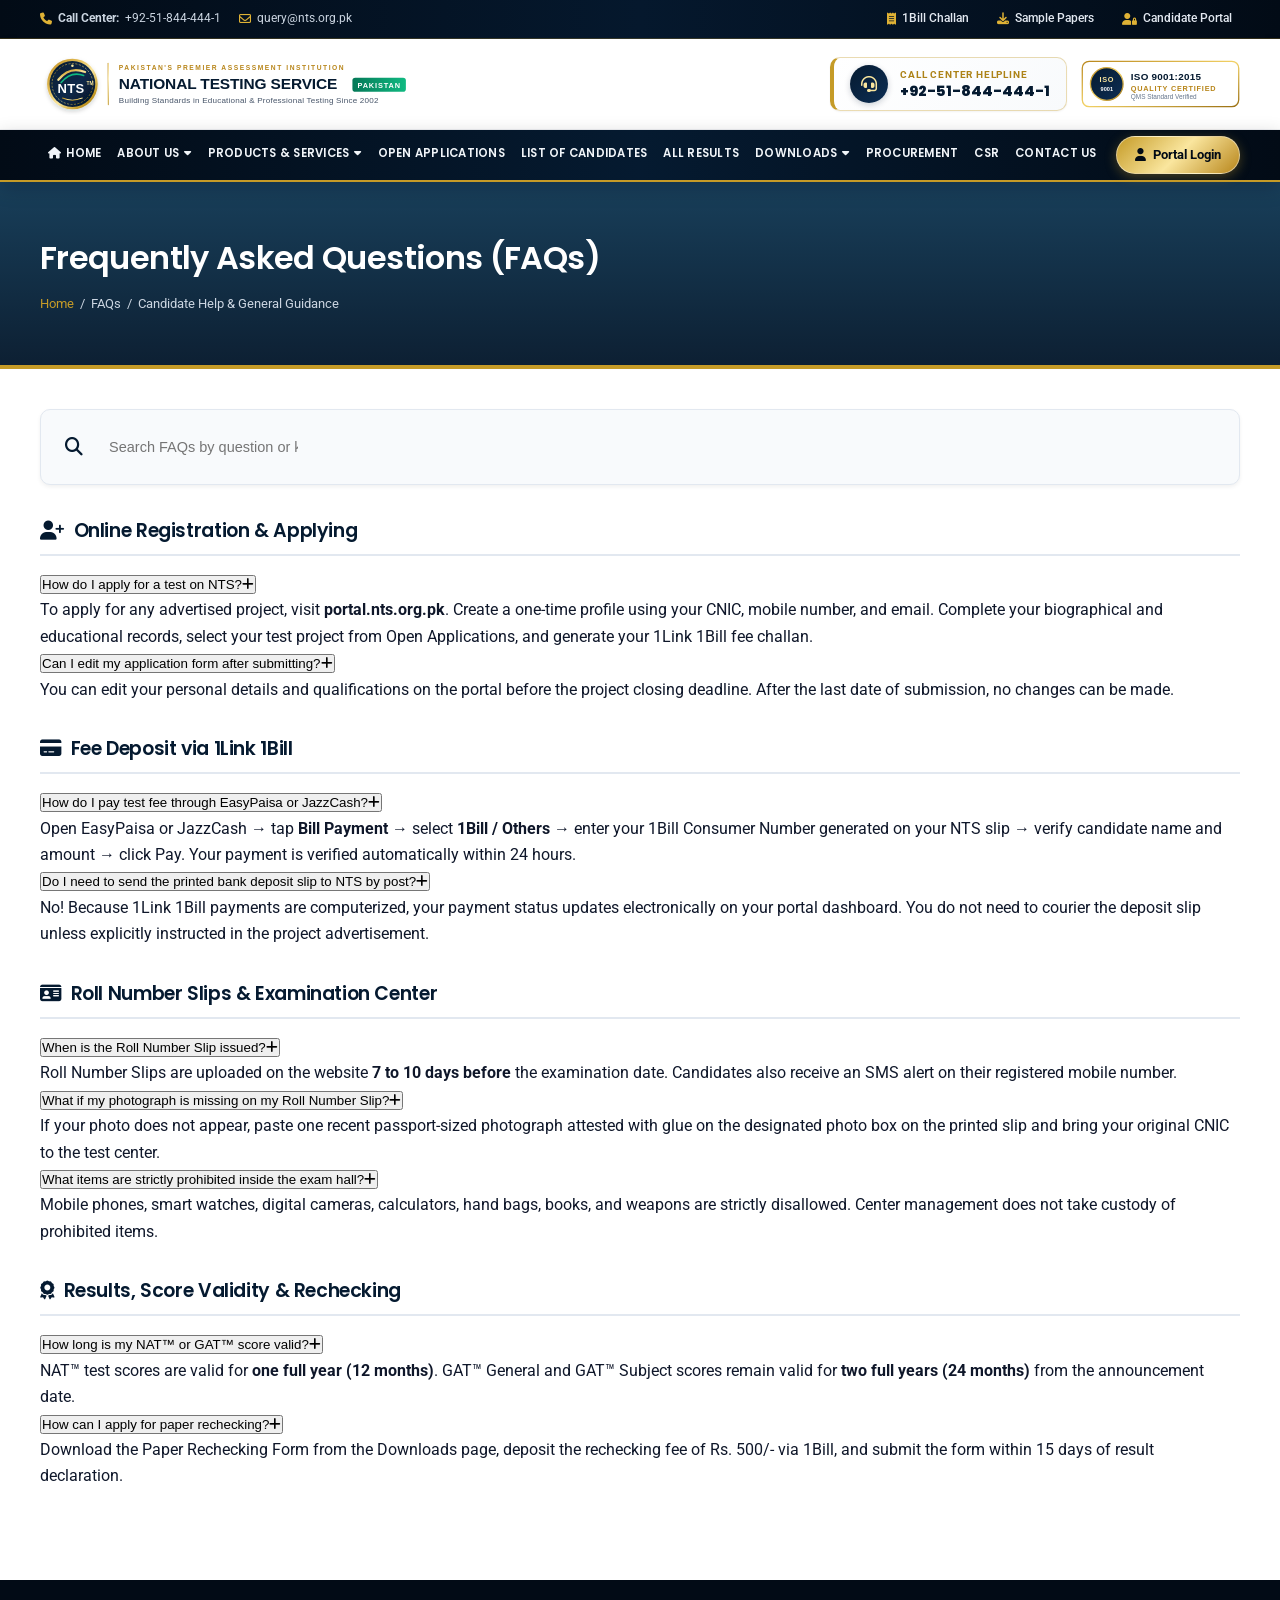
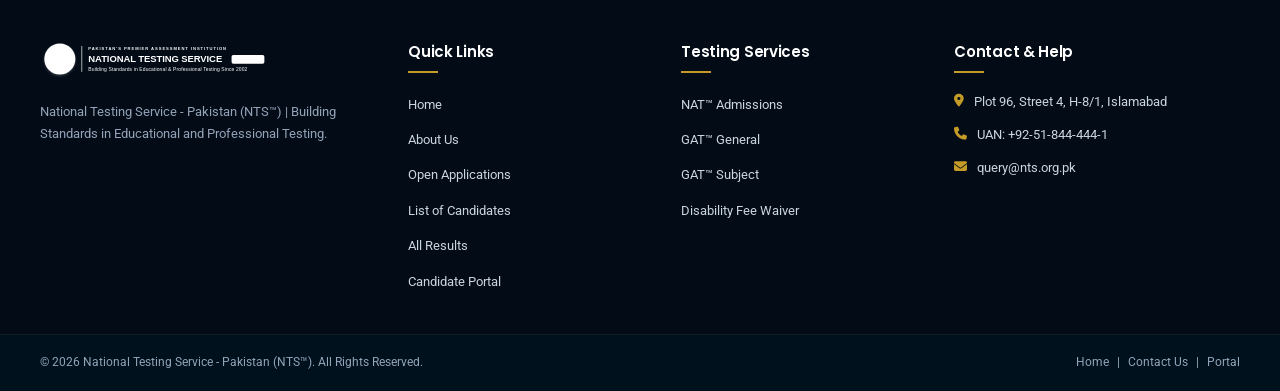
<file: faq.html>
<!DOCTYPE html>
<html lang="en">
<head>
    <meta charset="UTF-8">
    <meta name="viewport" content="width=device-width, initial-scale=1.0">
    <title>Frequently Asked Questions (FAQs) | NTS ™ - Pakistan</title>
    <!-- Google Fonts & Font Awesome -->
    <link rel="preconnect" href="https://fonts.googleapis.com">
    <link rel="preconnect" href="https://fonts.gstatic.com" crossorigin>
    <link href="https://fonts.googleapis.com/css2?family=Poppins:wght@400;500;600;700;800&family=Roboto:wght@300;400;500;700&display=swap" rel="stylesheet">
    <link rel="stylesheet" href="https://cdnjs.cloudflare.com/ajax/libs/font-awesome/6.4.0/css/all.min.css">
    <link rel="stylesheet" href="css/style.css">
    <link rel="icon" type="image/svg+xml" href="img/nts_logo.svg">
    <style>
        .inner-banner {
            background: linear-gradient(rgba(0, 43, 73, 0.90), rgba(0, 20, 40, 0.95)), url('https://images.unsplash.com/photo-1434030216411-0b793f4b4173?auto=format&fit=crop&w=1600&q=80') center/cover;
            color: #ffffff;
            padding: 50px 0;
            border-bottom: 4px solid var(--nts-gold);
        }
        .inner-banner h1 { font-size: 32px; color: #ffffff; margin-bottom: 8px; }
        .breadcrumb { font-size: 13px; color: #cbd5e1; }
        .breadcrumb a { color: var(--nts-gold); }
        .content-area { padding: 40px 0 60px; background: #ffffff; }
        .faq-category-block {
            margin-bottom: 30px;
        }
        .faq-category-block h2 {
            font-size: 19px;
            color: var(--nts-navy);
            margin-bottom: 15px;
            display: flex;
            align-items: center;
            gap: 10px;
            border-bottom: 2px solid #e2e8f0;
            padding-bottom: 8px;
        }
    </style>
    <link rel="stylesheet" href="css/responsive.css">
</head>
<body>

    <!-- TOP BAR -->
    <div class="top-bar">
        <div class="container top-bar-content">
            <div class="top-bar-left">
                <span><i class="fa-solid fa-phone"></i> <strong>Call Center:</strong> +92-51-844-444-1</span>
                <span><i class="fa-regular fa-envelope"></i> query@nts.org.pk</span>
            </div>
            <div class="top-bar-right">
                <a href="challan.html"><i class="fa-solid fa-receipt"></i> 1Bill Challan</a>
                <a href="sample-papers.html"><i class="fa-solid fa-download"></i> Sample Papers</a>
                <a href="candidate-portal.html" class="top-portal-btn"><i class="fa-solid fa-user-lock"></i> Candidate Portal</a>
            </div>
        </div>
    </div>

    <!-- MAIN HEADER -->
    <header class="main-header">
        <div class="container header-content">
            <div class="brand-area">
                <a href="index.html" class="logo-link">
                    <img src="img/nts_logo.svg" onerror="this.onerror=null; this.src='img/nts_logo.svg';" alt="National Testing Service - Pakistan" class="nts-main-logo">
                </a>
            </div>
            <div class="header-badges">
                <div class="call-center-box">
                    <div class="cc-icon"><i class="fa-solid fa-headset"></i></div>
                    <div class="cc-text"><span>CALL CENTER HELPLINE</span><strong>+92-51-844-444-1</strong></div>
                </div>
                <div class="iso-box"><img src="img/iso_logo.svg" alt="ISO 9001:2015" style="height: 48px;"></div>
            </div>
        </div>
    </header>

    <!-- NAVIGATION MENU -->
    <nav class="main-nav">
        <div class="container nav-container">
            <ul class="nav-links">
                <li><a href="index.html"><i class="fa-solid fa-house"></i> HOME</a></li>
                <li class="dropdown"><a href="about.html">ABOUT US <i class="fa-solid fa-caret-down"></i></a>
                    <ul class="dropdown-menu">
                        <li><a href="about.html#intro">About NTS</a></li>
                        <li><a href="about.html#vision">Vision & Mission</a></li>
                        <li><a href="about.html#bod">Board of Directors</a></li>
                        <li><a href="about.html#ceo">Message from CEO</a></li>
                    </ul>
                </li>
                <li class="dropdown"><a href="products.html">PRODUCTS & SERVICES <i class="fa-solid fa-caret-down"></i></a>
                    <ul class="dropdown-menu">
                        <li><a href="products.html#nat">National Aptitude Test (NAT™)</a></li>
                        <li><a href="products.html#gat-gen">GAT™ General</a></li>
                        <li><a href="products.html#gat-sub">GAT™ Subject</a></li>
                        <li><a href="products.html#recruitment">Recruitment Screening</a></li>
                    </ul>
                </li>
                <li><a href="open-applications.html">OPEN APPLICATIONS</a></li>
                <li><a href="candidates.html">LIST OF CANDIDATES</a></li>
                <li><a href="results.html">ALL RESULTS</a></li>
                <li class="dropdown"><a href="downloads.html">DOWNLOADS <i class="fa-solid fa-caret-down"></i></a>
                    <ul class="dropdown-menu">
                        <li><a href="challan.html">1Bill Bank Deposit Slips</a></li>
                        <li><a href="sample-papers.html">Sample Papers</a></li>
                        <li><a href="candidates.html">Roll Number Slips</a></li>
                        <li><a href="results.html">Result Cards</a></li>
                    </ul>
                </li>
                <li><a href="procurement.html">PROCUREMENT</a></li>
                <li><a href="csr.html">CSR</a></li>
                <li><a href="contact.html">CONTACT US</a></li>
            </ul>
            <div class="nav-portal-shortcut">
                <a href="candidate-portal.html" class="nav-portal-pill"><i class="fa-solid fa-user"></i> Portal Login</a>
            </div>
        </div>
    </nav>

    <!-- BANNER -->
    <div class="inner-banner">
        <div class="container">
            <h1>Frequently Asked Questions (FAQs)</h1>
            <div class="breadcrumb">
                <a href="index.html">Home</a> &nbsp;/&nbsp; FAQs &nbsp;/&nbsp; Candidate Help & General Guidance
            </div>
        </div>
    </div>

    <!-- MAIN CONTENT -->
    <div class="content-area">
        <div class="container">

            <!-- LIVE SEARCH BAR -->
            <div style="background: #f8fafc; border: 1px solid var(--border-subtle); padding: 20px 24px; border-radius: var(--radius-md); margin-bottom: 30px; display: flex; align-items: center; gap: 14px; box-shadow: var(--shadow-sm);">
                <i class="fa-solid fa-magnifying-glass" style="font-size: 18px; color: var(--nts-navy);"></i>
                <input type="text" class="form-control" placeholder="Search FAQs by question or keyword (e.g., fee, portal, roll no, syllabus, rechecking)..." onkeyup="searchFaq(this.value)" style="border: none; background: transparent; font-size: 14.5px;">
            </div>

            <!-- Category 1: Registration -->
            <div class="faq-category-block">
                <h2><i class="fa-solid fa-user-plus"></i> Online Registration & Applying</h2>
                <div class="accordion">
                    <div class="accordion-item">
                        <button class="accordion-btn" onclick="toggleFaq(this)"><span>How do I apply for a test on NTS?</span><i class="fa-solid fa-plus"></i></button>
                        <div class="accordion-content">
                            <p>To apply for any advertised project, visit <strong>portal.nts.org.pk</strong>. Create a one-time profile using your CNIC, mobile number, and email. Complete your biographical and educational records, select your test project from Open Applications, and generate your 1Link 1Bill fee challan.</p>
                        </div>
                    </div>
                    <div class="accordion-item">
                        <button class="accordion-btn" onclick="toggleFaq(this)"><span>Can I edit my application form after submitting?</span><i class="fa-solid fa-plus"></i></button>
                        <div class="accordion-content">
                            <p>You can edit your personal details and qualifications on the portal before the project closing deadline. After the last date of submission, no changes can be made.</p>
                        </div>
                    </div>
                </div>
            </div>

            <!-- Category 2: 1Bill Fee Payment -->
            <div class="faq-category-block">
                <h2><i class="fa-solid fa-credit-card"></i> Fee Deposit via 1Link 1Bill</h2>
                <div class="accordion">
                    <div class="accordion-item">
                        <button class="accordion-btn" onclick="toggleFaq(this)"><span>How do I pay test fee through EasyPaisa or JazzCash?</span><i class="fa-solid fa-plus"></i></button>
                        <div class="accordion-content">
                            <p>Open EasyPaisa or JazzCash &rarr; tap <strong>Bill Payment</strong> &rarr; select <strong>1Bill / Others</strong> &rarr; enter your 1Bill Consumer Number generated on your NTS slip &rarr; verify candidate name and amount &rarr; click Pay. Your payment is verified automatically within 24 hours.</p>
                        </div>
                    </div>
                    <div class="accordion-item">
                        <button class="accordion-btn" onclick="toggleFaq(this)"><span>Do I need to send the printed bank deposit slip to NTS by post?</span><i class="fa-solid fa-plus"></i></button>
                        <div class="accordion-content">
                            <p>No! Because 1Link 1Bill payments are computerized, your payment status updates electronically on your portal dashboard. You do not need to courier the deposit slip unless explicitly instructed in the project advertisement.</p>
                        </div>
                    </div>
                </div>
            </div>

            <!-- Category 3: Roll Number Slips & Test Day -->
            <div class="faq-category-block">
                <h2><i class="fa-solid fa-id-card"></i> Roll Number Slips & Examination Center</h2>
                <div class="accordion">
                    <div class="accordion-item">
                        <button class="accordion-btn" onclick="toggleFaq(this)"><span>When is the Roll Number Slip issued?</span><i class="fa-solid fa-plus"></i></button>
                        <div class="accordion-content">
                            <p>Roll Number Slips are uploaded on the website <strong>7 to 10 days before</strong> the examination date. Candidates also receive an SMS alert on their registered mobile number.</p>
                        </div>
                    </div>
                    <div class="accordion-item">
                        <button class="accordion-btn" onclick="toggleFaq(this)"><span>What if my photograph is missing on my Roll Number Slip?</span><i class="fa-solid fa-plus"></i></button>
                        <div class="accordion-content">
                            <p>If your photo does not appear, paste one recent passport-sized photograph attested with glue on the designated photo box on the printed slip and bring your original CNIC to the test center.</p>
                        </div>
                    </div>
                    <div class="accordion-item">
                        <button class="accordion-btn" onclick="toggleFaq(this)"><span>What items are strictly prohibited inside the exam hall?</span><i class="fa-solid fa-plus"></i></button>
                        <div class="accordion-content">
                            <p>Mobile phones, smart watches, digital cameras, calculators, hand bags, books, and weapons are strictly disallowed. Center management does not take custody of prohibited items.</p>
                        </div>
                    </div>
                </div>
            </div>

            <!-- Category 4: Results & Score Validity -->
            <div class="faq-category-block">
                <h2><i class="fa-solid fa-award"></i> Results, Score Validity & Rechecking</h2>
                <div class="accordion">
                    <div class="accordion-item">
                        <button class="accordion-btn" onclick="toggleFaq(this)"><span>How long is my NAT™ or GAT™ score valid?</span><i class="fa-solid fa-plus"></i></button>
                        <div class="accordion-content">
                            <p>NAT™ test scores are valid for <strong>one full year (12 months)</strong>. GAT™ General and GAT™ Subject scores remain valid for <strong>two full years (24 months)</strong> from the announcement date.</p>
                        </div>
                    </div>
                    <div class="accordion-item">
                        <button class="accordion-btn" onclick="toggleFaq(this)"><span>How can I apply for paper rechecking?</span><i class="fa-solid fa-plus"></i></button>
                        <div class="accordion-content">
                            <p>Download the Paper Rechecking Form from the Downloads page, deposit the rechecking fee of Rs. 500/- via 1Bill, and submit the form within 15 days of result declaration.</p>
                        </div>
                    </div>
                </div>
            </div>

        </div>
    </div>

    <!-- FOOTER -->
    <footer class="main-footer">
        <div class="footer-top">
            <div class="container footer-grid">
                <div class="footer-col">
                    <div class="footer-brand"><img src="img/nts_logo.svg" onerror="this.onerror=null; this.src='img/nts_logo.svg';" alt="NTS Logo" style="height: 38px; filter: brightness(0) invert(1);"></div>
                    <p class="f-desc">National Testing Service - Pakistan (NTS™) | Building Standards in Educational and Professional Testing.</p>
                </div>
                <div class="footer-col">
                    <h4 class="f-heading">Quick Links</h4>
                    <ul class="f-links">
                        <li><a href="index.html">Home</a></li>
                        <li><a href="about.html">About Us</a></li>
                        <li><a href="open-applications.html">Open Applications</a></li>
                        <li><a href="candidates.html">List of Candidates</a></li>
                        <li><a href="results.html">All Results</a></li>
                        <li><a href="candidate-portal.html">Candidate Portal</a></li>
                    </ul>
                </div>
                <div class="footer-col">
                    <h4 class="f-heading">Testing Services</h4>
                    <ul class="f-links">
                        <li><a href="products.html#nat">NAT™ Admissions</a></li>
                        <li><a href="products.html#gat-gen">GAT™ General</a></li>
                        <li><a href="products.html#gat-sub">GAT™ Subject</a></li>
                        <li><a href="csr.html">Disability Fee Waiver</a></li>
                    </ul>
                </div>
                <div class="footer-col">
                    <h4 class="f-heading">Contact & Help</h4>
                    <div class="f-contact-item"><i class="fa-solid fa-location-dot"></i><span>Plot 96, Street 4, H-8/1, Islamabad</span></div>
                    <div class="f-contact-item"><i class="fa-solid fa-phone"></i><span>UAN: +92-51-844-444-1</span></div>
                    <div class="f-contact-item"><i class="fa-solid fa-envelope"></i><span>query@nts.org.pk</span></div>
                </div>
            </div>
        </div>
        <div class="footer-bottom">
            <div class="container footer-bottom-inner">
                <p>&copy; 2026 National Testing Service - Pakistan (NTS™). All Rights Reserved.</p>
                <div class="bottom-links"><a href="index.html">Home</a> | <a href="contact.html">Contact Us</a> | <a href="candidate-portal.html">Portal</a></div>
            </div>
        </div>
    </footer>

    <script src="js/data.js"></script>
    <script src="js/main.js"></script>
    <script src="js/responsive.js"></script>
</body>
</html>
</file>
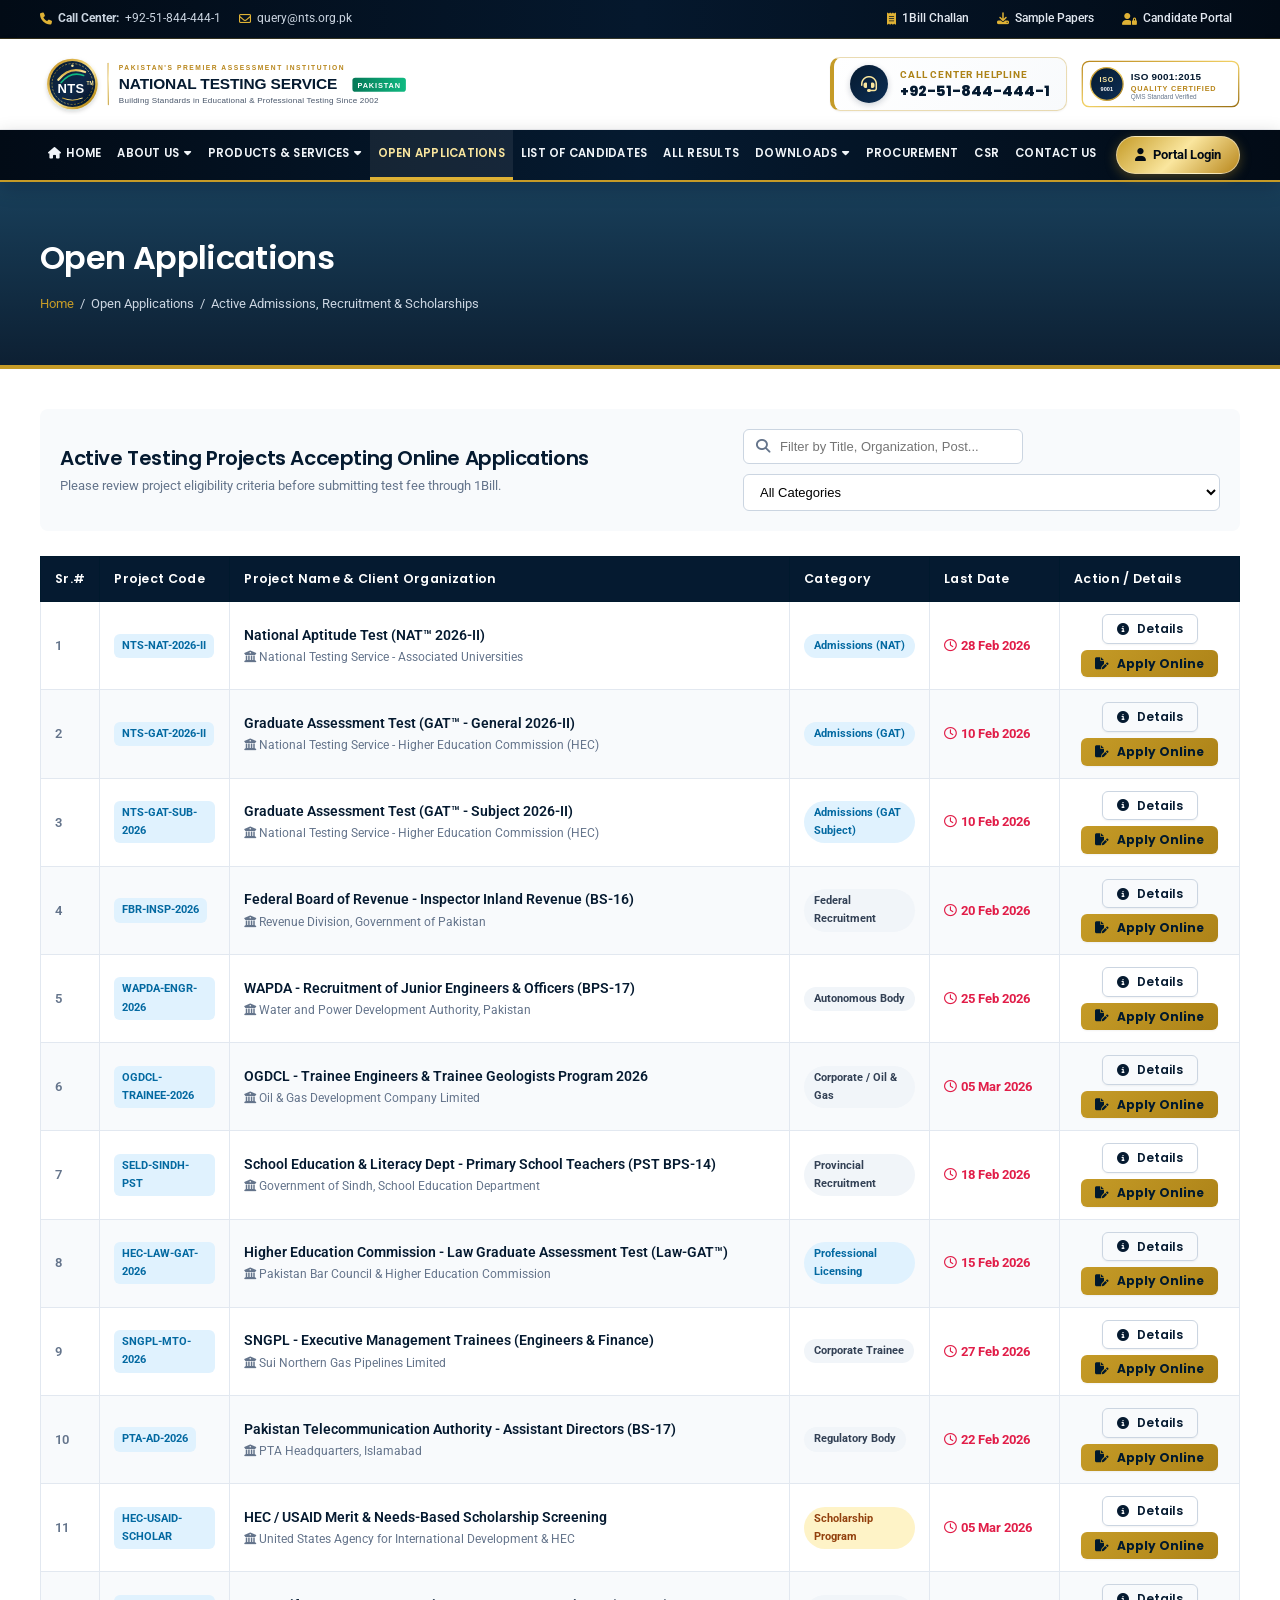
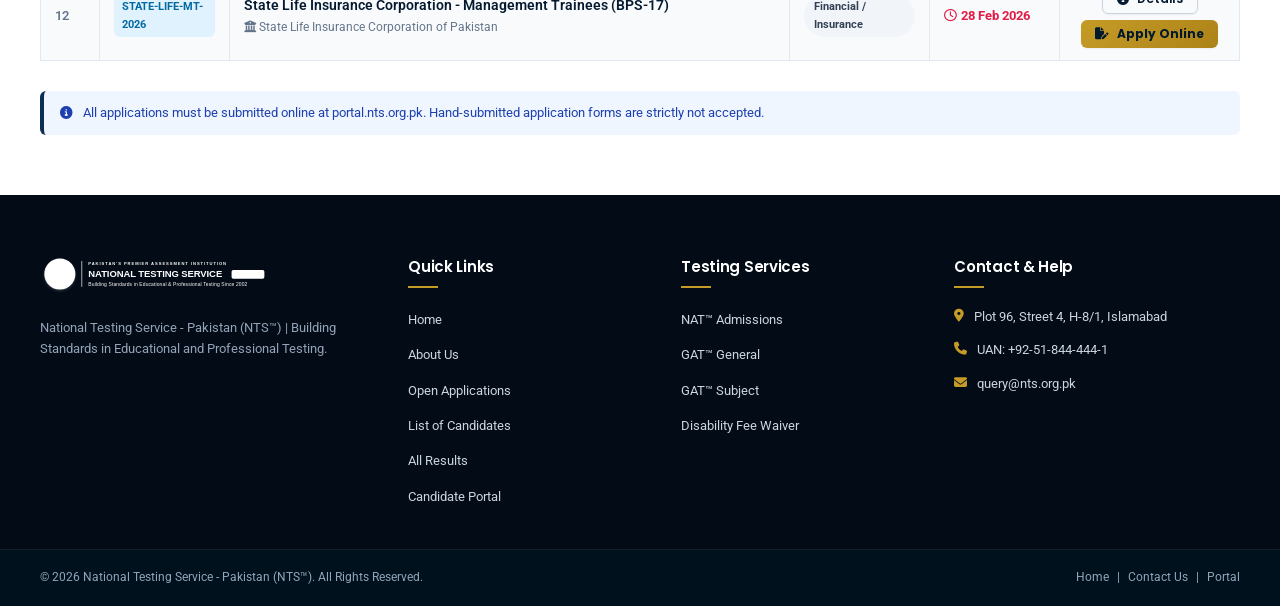
<file: open-applications.html>
<!DOCTYPE html>
<html lang="en">
<head>
    <meta charset="UTF-8">
    <meta name="viewport" content="width=device-width, initial-scale=1.0">
    <title>Open Applications | NTS ™ - Pakistan</title>
    <!-- Google Fonts & Font Awesome -->
    <link rel="preconnect" href="https://fonts.googleapis.com">
    <link rel="preconnect" href="https://fonts.gstatic.com" crossorigin>
    <link href="https://fonts.googleapis.com/css2?family=Poppins:wght@400;500;600;700;800&family=Roboto:wght@300;400;500;700&display=swap" rel="stylesheet">
    <link rel="stylesheet" href="https://cdnjs.cloudflare.com/ajax/libs/font-awesome/6.4.0/css/all.min.css">
    <link rel="stylesheet" href="css/style.css">
    <link rel="icon" type="image/svg+xml" href="img/nts_logo.svg">
    <style>
        .inner-banner {
            background: linear-gradient(rgba(0, 43, 73, 0.90), rgba(0, 20, 40, 0.95)), url('https://images.unsplash.com/photo-1454165804606-c3d57bc86b40?auto=format&fit=crop&w=1600&q=80') center/cover;
            color: #ffffff;
            padding: 50px 0;
            border-bottom: 4px solid var(--nts-gold);
        }
        .inner-banner h1 { font-size: 32px; color: #ffffff; margin-bottom: 8px; }
        .breadcrumb { font-size: 13px; color: #cbd5e1; }
        .breadcrumb a { color: var(--nts-gold); }
        .content-area { padding: 40px 0 60px; background: #ffffff; }
    </style>
    <link rel="stylesheet" href="css/responsive.css">
</head>
<body>

    <!-- TOP BAR -->
    <div class="top-bar">
        <div class="container top-bar-content">
            <div class="top-bar-left">
                <span><i class="fa-solid fa-phone"></i> <strong>Call Center:</strong> +92-51-844-444-1</span>
                <span><i class="fa-regular fa-envelope"></i> query@nts.org.pk</span>
            </div>
            <div class="top-bar-right">
                <a href="challan.html"><i class="fa-solid fa-receipt"></i> 1Bill Challan</a>
                <a href="sample-papers.html"><i class="fa-solid fa-download"></i> Sample Papers</a>
                <a href="candidate-portal.html" class="top-portal-btn"><i class="fa-solid fa-user-lock"></i> Candidate Portal</a>
            </div>
        </div>
    </div>

    <!-- MAIN HEADER -->
    <header class="main-header">
        <div class="container header-content">
            <div class="brand-area">
                <a href="index.html" class="logo-link">
                    <img src="img/nts_logo.svg" onerror="this.onerror=null; this.src='img/nts_logo.svg';" alt="National Testing Service - Pakistan" class="nts-main-logo">
                </a>
            </div>
            <div class="header-badges">
                <div class="call-center-box">
                    <div class="cc-icon"><i class="fa-solid fa-headset"></i></div>
                    <div class="cc-text">
                        <span>CALL CENTER HELPLINE</span>
                        <strong>+92-51-844-444-1</strong>
                    </div>
                </div>
                <div class="iso-box"><img src="img/iso_logo.svg" alt="ISO 9001:2015" style="height: 48px;"></div>
            </div>
        </div>
    </header>

    <!-- NAVIGATION MENU -->
    <nav class="main-nav">
        <div class="container nav-container">
            <ul class="nav-links">
                <li><a href="index.html"><i class="fa-solid fa-house"></i> HOME</a></li>
                <li class="dropdown"><a href="about.html">ABOUT US <i class="fa-solid fa-caret-down"></i></a>
                    <ul class="dropdown-menu">
                        <li><a href="about.html#intro">About NTS</a></li>
                        <li><a href="about.html#vision">Vision & Mission</a></li>
                        <li><a href="about.html#bod">Board of Directors</a></li>
                        <li><a href="about.html#ceo">Message from CEO</a></li>
                    </ul>
                </li>
                <li class="dropdown"><a href="products.html">PRODUCTS & SERVICES <i class="fa-solid fa-caret-down"></i></a>
                    <ul class="dropdown-menu">
                        <li><a href="products.html#nat">National Aptitude Test (NAT™)</a></li>
                        <li><a href="products.html#gat-gen">GAT™ General</a></li>
                        <li><a href="products.html#gat-sub">GAT™ Subject</a></li>
                        <li><a href="products.html#recruitment">Recruitment Screening</a></li>
                    </ul>
                </li>
                <li class="active"><a href="open-applications.html">OPEN APPLICATIONS</a></li>
                <li><a href="candidates.html">LIST OF CANDIDATES</a></li>
                <li><a href="results.html">ALL RESULTS</a></li>
                <li class="dropdown"><a href="downloads.html">DOWNLOADS <i class="fa-solid fa-caret-down"></i></a>
                    <ul class="dropdown-menu">
                        <li><a href="challan.html">1Bill Bank Deposit Slips</a></li>
                        <li><a href="sample-papers.html">Sample Papers</a></li>
                        <li><a href="candidates.html">Roll Number Slips</a></li>
                        <li><a href="results.html">Result Cards</a></li>
                    </ul>
                </li>
                <li><a href="procurement.html">PROCUREMENT</a></li>
                <li><a href="csr.html">CSR</a></li>
                <li><a href="contact.html">CONTACT US</a></li>
            </ul>
            <div class="nav-portal-shortcut">
                <a href="candidate-portal.html" class="nav-portal-pill"><i class="fa-solid fa-user"></i> Portal Login</a>
            </div>
        </div>
    </nav>

    <!-- QUICK SHORTCUTS -->
    <div class="quick-pills-bar">
        <div class="container quick-pills-container">
            <div class="quick-pills-label"><i class="fa-solid fa-bolt"></i> Quick Shortcuts:</div>
            <div class="quick-pills-group">
                <a href="open-applications.html" class="pill-shortcut" style="background-color: var(--nts-navy); color: #fff;"><i class="fa-solid fa-folder-open"></i> Open Projects (12)</a>
                <a href="candidates.html" class="pill-shortcut"><i class="fa-solid fa-id-card"></i> Roll No. Slips</a>
                <a href="results.html" class="pill-shortcut"><i class="fa-solid fa-square-poll-vertical"></i> Check Results</a>
                <a href="challan.html" class="pill-shortcut"><i class="fa-solid fa-receipt"></i> 1Bill Challan</a>
                <a href="sample-papers.html" class="pill-shortcut"><i class="fa-solid fa-book-open"></i> Sample Papers</a>
                <a href="candidate-portal.html" class="pill-shortcut" style="background-color: var(--nts-gold-light); color: #92400e; border-color: var(--nts-gold);"><i class="fa-solid fa-user-gear"></i> Portal Login</a>
            </div>
        </div>
    </div>

    <!-- BANNER -->
    <div class="inner-banner">
        <div class="container">
            <h1>Open Applications</h1>
            <div class="breadcrumb">
                <a href="index.html">Home</a> &nbsp;/&nbsp; Open Applications &nbsp;/&nbsp; Active Admissions, Recruitment & Scholarships
            </div>
        </div>
    </div>

    <!-- MAIN TABLE -->
    <div class="content-area">
        <div class="container">
            
            <div class="pane-header" style="background: #f8fafc; padding: 20px; border-radius: 8px; border: 1px solid var(--border-color); margin-bottom: 25px;">
                <div class="pane-title">
                    <h2 style="font-size: 20px; color: var(--nts-navy);">Active Testing Projects Accepting Online Applications</h2>
                    <p style="font-size: 13px; color: #64748b;">Please review project eligibility criteria before submitting test fee through 1Bill.</p>
                </div>
                <div class="search-filter-box">
                    <i class="fa-solid fa-magnifying-glass search-icon"></i>
                    <input type="text" id="projectSearchInput" placeholder="Filter by Title, Organization, Post..." onkeyup="filterProjects()">
                    <select id="projectCategoryFilter" onchange="filterProjects()">
                        <option value="ALL">All Categories</option>
                        <option value="Recruitment">Recruitment / Jobs</option>
                        <option value="Admission">Admissions (NAT / GAT)</option>
                        <option value="Scholarship">Scholarships</option>
                    </select>
                </div>
            </div>

            <div class="table-responsive">
                <table class="nts-table" id="projectsTable">
                    <thead>
                        <tr>
                            <th style="width: 50px;">Sr.#</th>
                            <th style="width: 130px;">Project Code</th>
                            <th>Project Name & Client Organization</th>
                            <th style="width: 140px;">Category</th>
                            <th style="width: 130px;">Last Date</th>
                            <th style="width: 180px;" class="text-center">Action / Details</th>
                        </tr>
                    </thead>
                    <tbody id="projectsTableBody">
                        <!-- Populated by js/main.js -->
                    </tbody>
                </table>
            </div>

            <div class="pane-footer-note" style="margin-top: 30px;">
                <i class="fa-solid fa-circle-info"></i>
                <span>All applications must be submitted online at portal.nts.org.pk. Hand-submitted application forms are strictly not accepted.</span>
            </div>

        </div>
    </div>

    <!-- MODAL: PROJECT DETAILS -->
    <div class="modal-overlay" id="projectDetailsModal">
        <div class="modal-box project-modal-box">
            <button class="modal-close-btn" onclick="closeModal('projectDetailsModal')">&times;</button>
            <div class="modal-header-banner">
                <span class="badge-tag" id="pmCategory">Category</span>
                <h3 id="pmTitle">Project Title</h3>
                <span class="pm-org" id="pmOrg">Organization</span>
            </div>
            <div class="modal-body-content">
                <div class="pm-meta-grid">
                    <div class="meta-item"><strong>Project Code:</strong> <span id="pmCode"></span></div>
                    <div class="meta-item"><strong>Last Date:</strong> <span id="pmLastDate" style="color: #c0392b; font-weight: 700;"></span></div>
                    <div class="meta-item"><strong>Test Fee:</strong> <span id="pmFee"></span></div>
                    <div class="meta-item"><strong>Eligibility:</strong> <span id="pmEligibility"></span></div>
                </div>
                <div class="pm-section">
                    <h4>Available Positions / Disciplines:</h4>
                    <ul id="pmPositionsList" class="positions-list"></ul>
                </div>
                <div class="pm-section">
                    <h4>Instructions:</h4>
                    <p id="pmInstructions"></p>
                </div>
                <div class="pm-actions">
                    <button class="btn btn-warning" id="pmApplyBtn"><i class="fa-solid fa-file-signature"></i> Apply Online via Portal</button>
                    <button class="btn btn-outline-dark" onclick="simulateDownload('Official_Project_Advertisement.pdf', '1.8 MB')"><i class="fa-solid fa-file-pdf"></i> Download Advertisement</button>
                </div>
            </div>
        </div>
    </div>

    <!-- FOOTER -->
    <footer class="main-footer">
        <div class="footer-top">
            <div class="container footer-grid">
                <div class="footer-col">
                    <div class="footer-brand"><img src="img/nts_logo.svg" onerror="this.onerror=null; this.src='img/nts_logo.svg';" alt="NTS Logo" style="height: 38px; filter: brightness(0) invert(1);"></div>
                    <p class="f-desc">National Testing Service - Pakistan (NTS™) | Building Standards in Educational and Professional Testing.</p>
                </div>
                <div class="footer-col">
                    <h4 class="f-heading">Quick Links</h4>
                    <ul class="f-links">
                        <li><a href="index.html">Home</a></li>
                        <li><a href="about.html">About Us</a></li>
                        <li><a href="open-applications.html">Open Applications</a></li>
                        <li><a href="candidates.html">List of Candidates</a></li>
                        <li><a href="results.html">All Results</a></li>
                        <li><a href="candidate-portal.html">Candidate Portal</a></li>
                    </ul>
                </div>
                <div class="footer-col">
                    <h4 class="f-heading">Testing Services</h4>
                    <ul class="f-links">
                        <li><a href="products.html#nat">NAT™ Admissions</a></li>
                        <li><a href="products.html#gat-gen">GAT™ General</a></li>
                        <li><a href="products.html#gat-sub">GAT™ Subject</a></li>
                        <li><a href="csr.html">Disability Fee Waiver</a></li>
                    </ul>
                </div>
                <div class="footer-col">
                    <h4 class="f-heading">Contact & Help</h4>
                    <div class="f-contact-item"><i class="fa-solid fa-location-dot"></i><span>Plot 96, Street 4, H-8/1, Islamabad</span></div>
                    <div class="f-contact-item"><i class="fa-solid fa-phone"></i><span>UAN: +92-51-844-444-1</span></div>
                    <div class="f-contact-item"><i class="fa-solid fa-envelope"></i><span>query@nts.org.pk</span></div>
                </div>
            </div>
        </div>
        <div class="footer-bottom">
            <div class="container footer-bottom-inner">
                <p>&copy; 2026 National Testing Service - Pakistan (NTS™). All Rights Reserved.</p>
                <div class="bottom-links">
                    <a href="index.html">Home</a> | <a href="contact.html">Contact Us</a> | <a href="candidate-portal.html">Portal</a>
                </div>
            </div>
        </div>
    </footer>

    <script src="js/data.js"></script>
    <script src="js/main.js"></script>
    <script src="js/responsive.js"></script>
</body>
</html>
</file>
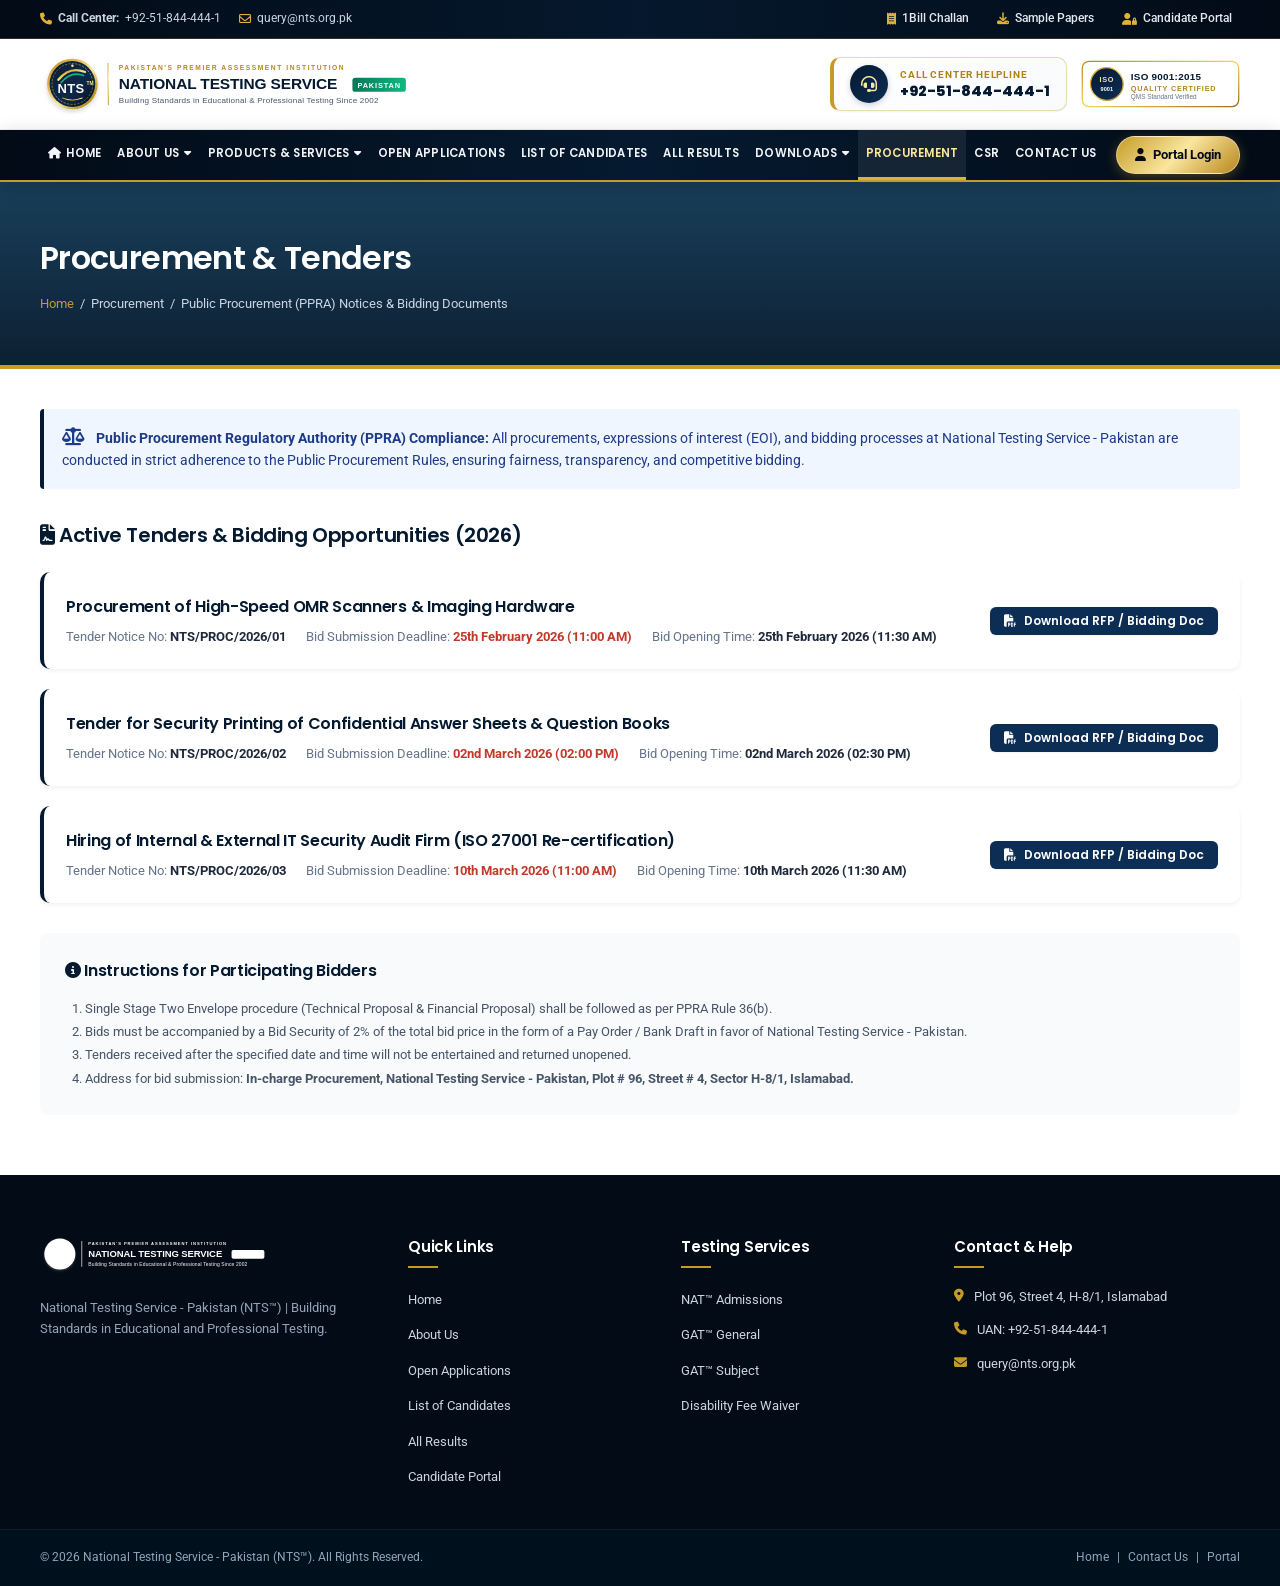
<file: procurement.html>
<!DOCTYPE html>
<html lang="en">
<head>
    <meta charset="UTF-8">
    <meta name="viewport" content="width=device-width, initial-scale=1.0">
    <title>Procurement & Tenders | NTS ™ - Pakistan</title>
    <!-- Google Fonts & Font Awesome -->
    <link rel="preconnect" href="https://fonts.googleapis.com">
    <link rel="preconnect" href="https://fonts.gstatic.com" crossorigin>
    <link href="https://fonts.googleapis.com/css2?family=Poppins:wght@400;500;600;700;800&family=Roboto:wght@300;400;500;700&display=swap" rel="stylesheet">
    <link rel="stylesheet" href="https://cdnjs.cloudflare.com/ajax/libs/font-awesome/6.4.0/css/all.min.css">
    <link rel="stylesheet" href="css/style.css">
    <link rel="icon" type="image/svg+xml" href="img/nts_logo.svg">
    <style>
        .inner-banner {
            background: linear-gradient(rgba(0, 43, 73, 0.90), rgba(0, 20, 40, 0.95)), url('https://images.unsplash.com/photo-1450133064473-71024230f91b?auto=format&fit=crop&w=1600&q=80') center/cover;
            color: #ffffff;
            padding: 50px 0;
            border-bottom: 4px solid var(--nts-gold);
        }
        .inner-banner h1 { font-size: 32px; color: #ffffff; margin-bottom: 8px; }
        .breadcrumb { font-size: 13px; color: #cbd5e1; }
        .breadcrumb a { color: var(--nts-gold); }
        .content-area { padding: 40px 0 60px; background: #ffffff; }
        .tender-card {
            background: #ffffff;
            border: 1px solid var(--border-color);
            border-radius: var(--radius-md);
            padding: 22px;
            margin-bottom: 20px;
            box-shadow: var(--shadow-sm);
            border-left: 4px solid var(--nts-navy);
            display: flex;
            justify-content: space-between;
            align-items: center;
            flex-wrap: wrap;
            gap: 15px;
        }
        .tender-info h3 {
            font-size: 16px;
            color: var(--nts-navy);
            margin-bottom: 6px;
        }
        .tender-meta {
            display: flex;
            gap: 20px;
            font-size: 12.5px;
            color: #64748b;
            flex-wrap: wrap;
        }
        .tender-meta span strong {
            color: #1e293b;
        }
    </style>
    <link rel="stylesheet" href="css/responsive.css">
</head>
<body>

    <!-- TOP BAR -->
    <div class="top-bar">
        <div class="container top-bar-content">
            <div class="top-bar-left">
                <span><i class="fa-solid fa-phone"></i> <strong>Call Center:</strong> +92-51-844-444-1</span>
                <span><i class="fa-regular fa-envelope"></i> query@nts.org.pk</span>
            </div>
            <div class="top-bar-right">
                <a href="challan.html"><i class="fa-solid fa-receipt"></i> 1Bill Challan</a>
                <a href="sample-papers.html"><i class="fa-solid fa-download"></i> Sample Papers</a>
                <a href="candidate-portal.html" class="top-portal-btn"><i class="fa-solid fa-user-lock"></i> Candidate Portal</a>
            </div>
        </div>
    </div>

    <!-- MAIN HEADER -->
    <header class="main-header">
        <div class="container header-content">
            <div class="brand-area">
                <a href="index.html" class="logo-link">
                    <img src="img/nts_logo.svg" onerror="this.onerror=null; this.src='img/nts_logo.svg';" alt="National Testing Service - Pakistan" class="nts-main-logo">
                </a>
            </div>
            <div class="header-badges">
                <div class="call-center-box">
                    <div class="cc-icon"><i class="fa-solid fa-headset"></i></div>
                    <div class="cc-text">
                        <span>CALL CENTER HELPLINE</span>
                        <strong>+92-51-844-444-1</strong>
                    </div>
                </div>
                <div class="iso-box"><img src="img/iso_logo.svg" alt="ISO 9001:2015" style="height: 48px;"></div>
            </div>
        </div>
    </header>

    <!-- NAVIGATION MENU -->
    <nav class="main-nav">
        <div class="container nav-container">
            <ul class="nav-links">
                <li><a href="index.html"><i class="fa-solid fa-house"></i> HOME</a></li>
                <li class="dropdown"><a href="about.html">ABOUT US <i class="fa-solid fa-caret-down"></i></a>
                    <ul class="dropdown-menu">
                        <li><a href="about.html#intro">About NTS</a></li>
                        <li><a href="about.html#vision">Vision & Mission</a></li>
                        <li><a href="about.html#bod">Board of Directors</a></li>
                        <li><a href="about.html#ceo">Message from CEO</a></li>
                    </ul>
                </li>
                <li class="dropdown"><a href="products.html">PRODUCTS & SERVICES <i class="fa-solid fa-caret-down"></i></a>
                    <ul class="dropdown-menu">
                        <li><a href="products.html#nat">National Aptitude Test (NAT™)</a></li>
                        <li><a href="products.html#gat-gen">GAT™ General</a></li>
                        <li><a href="products.html#gat-sub">GAT™ Subject</a></li>
                        <li><a href="products.html#recruitment">Recruitment Screening</a></li>
                    </ul>
                </li>
                <li><a href="open-applications.html">OPEN APPLICATIONS</a></li>
                <li><a href="candidates.html">LIST OF CANDIDATES</a></li>
                <li><a href="results.html">ALL RESULTS</a></li>
                <li class="dropdown"><a href="downloads.html">DOWNLOADS <i class="fa-solid fa-caret-down"></i></a>
                    <ul class="dropdown-menu">
                        <li><a href="challan.html">1Bill Bank Deposit Slips</a></li>
                        <li><a href="sample-papers.html">Sample Papers</a></li>
                        <li><a href="candidates.html">Roll Number Slips</a></li>
                        <li><a href="results.html">Result Cards</a></li>
                    </ul>
                </li>
                <li class="active"><a href="procurement.html">PROCUREMENT</a></li>
                <li><a href="csr.html">CSR</a></li>
                <li><a href="contact.html">CONTACT US</a></li>
            </ul>
            <div class="nav-portal-shortcut">
                <a href="candidate-portal.html" class="nav-portal-pill"><i class="fa-solid fa-user"></i> Portal Login</a>
            </div>
        </div>
    </nav>

    <!-- BANNER -->
    <div class="inner-banner">
        <div class="container">
            <h1>Procurement & Tenders</h1>
            <div class="breadcrumb">
                <a href="index.html">Home</a> &nbsp;/&nbsp; Procurement &nbsp;/&nbsp; Public Procurement (PPRA) Notices & Bidding Documents
            </div>
        </div>
    </div>

    <!-- MAIN CONTENT -->
    <div class="content-area">
        <div class="container">

            <div style="background-color: #eff6ff; border-left: 4px solid var(--nts-navy); padding: 18px; border-radius: 4px; margin-bottom: 30px; font-size: 13.5px; color: #1e3a8a;">
                <i class="fa-solid fa-scale-balanced" style="font-size: 18px; margin-right: 8px;"></i>
                <strong>Public Procurement Regulatory Authority (PPRA) Compliance:</strong> All procurements, expressions of interest (EOI), and bidding processes at National Testing Service - Pakistan are conducted in strict adherence to the Public Procurement Rules, ensuring fairness, transparency, and competitive bidding.
            </div>

            <h2 style="font-size: 20px; color: var(--nts-navy); margin-bottom: 20px;"><i class="fa-solid fa-file-contract"></i> Active Tenders & Bidding Opportunities (2026)</h2>

            <!-- Tender 1 -->
            <div class="tender-card">
                <div class="tender-info">
                    <h3>Procurement of High-Speed OMR Scanners & Imaging Hardware</h3>
                    <div class="tender-meta">
                        <span>Tender Notice No: <strong>NTS/PROC/2026/01</strong></span>
                        <span>Bid Submission Deadline: <strong style="color: #c0392b;">25th February 2026 (11:00 AM)</strong></span>
                        <span>Bid Opening Time: <strong>25th February 2026 (11:30 AM)</strong></span>
                    </div>
                </div>
                <div>
                    <button class="btn btn-primary btn-xs" onclick="simulateDownload('Tender_RFP_NTS_PROC_2026_01.pdf', '3.4 MB')">
                        <i class="fa-solid fa-file-pdf"></i> Download RFP / Bidding Doc
                    </button>
                </div>
            </div>

            <!-- Tender 2 -->
            <div class="tender-card">
                <div class="tender-info">
                    <h3>Tender for Security Printing of Confidential Answer Sheets & Question Books</h3>
                    <div class="tender-meta">
                        <span>Tender Notice No: <strong>NTS/PROC/2026/02</strong></span>
                        <span>Bid Submission Deadline: <strong style="color: #c0392b;">02nd March 2026 (02:00 PM)</strong></span>
                        <span>Bid Opening Time: <strong>02nd March 2026 (02:30 PM)</strong></span>
                    </div>
                </div>
                <div>
                    <button class="btn btn-primary btn-xs" onclick="simulateDownload('Tender_RFP_NTS_PROC_2026_02.pdf', '2.6 MB')">
                        <i class="fa-solid fa-file-pdf"></i> Download RFP / Bidding Doc
                    </button>
                </div>
            </div>

            <!-- Tender 3 -->
            <div class="tender-card">
                <div class="tender-info">
                    <h3>Hiring of Internal & External IT Security Audit Firm (ISO 27001 Re-certification)</h3>
                    <div class="tender-meta">
                        <span>Tender Notice No: <strong>NTS/PROC/2026/03</strong></span>
                        <span>Bid Submission Deadline: <strong style="color: #c0392b;">10th March 2026 (11:00 AM)</strong></span>
                        <span>Bid Opening Time: <strong>10th March 2026 (11:30 AM)</strong></span>
                    </div>
                </div>
                <div>
                    <button class="btn btn-primary btn-xs" onclick="simulateDownload('Tender_RFP_NTS_PROC_2026_03.pdf', '4.1 MB')">
                        <i class="fa-solid fa-file-pdf"></i> Download RFP / Bidding Doc
                    </button>
                </div>
            </div>

            <!-- General Procurement Instructions -->
            <div style="background-color: #f8fafc; border: 1px solid var(--border-color); border-radius: 8px; padding: 25px; margin-top: 30px;">
                <h3 style="font-size: 16px; color: var(--nts-navy); margin-bottom: 12px;"><i class="fa-solid fa-circle-info"></i> Instructions for Participating Bidders</h3>
                <ol style="margin-left: 20px; font-size: 13px; color: #475569; line-height: 1.8;">
                    <li>Single Stage Two Envelope procedure (Technical Proposal & Financial Proposal) shall be followed as per PPRA Rule 36(b).</li>
                    <li>Bids must be accompanied by a Bid Security of 2% of the total bid price in the form of a Pay Order / Bank Draft in favor of National Testing Service - Pakistan.</li>
                    <li>Tenders received after the specified date and time will not be entertained and returned unopened.</li>
                    <li>Address for bid submission: <strong>In-charge Procurement, National Testing Service - Pakistan, Plot # 96, Street # 4, Sector H-8/1, Islamabad.</strong></li>
                </ol>
            </div>

        </div>
    </div>

    <!-- FOOTER -->
    <footer class="main-footer">
        <div class="footer-top">
            <div class="container footer-grid">
                <div class="footer-col">
                    <div class="footer-brand"><img src="img/nts_logo.svg" onerror="this.onerror=null; this.src='img/nts_logo.svg';" alt="NTS Logo" style="height: 38px; filter: brightness(0) invert(1);"></div>
                    <p class="f-desc">National Testing Service - Pakistan (NTS™) | Building Standards in Educational and Professional Testing.</p>
                </div>
                <div class="footer-col">
                    <h4 class="f-heading">Quick Links</h4>
                    <ul class="f-links">
                        <li><a href="index.html">Home</a></li>
                        <li><a href="about.html">About Us</a></li>
                        <li><a href="open-applications.html">Open Applications</a></li>
                        <li><a href="candidates.html">List of Candidates</a></li>
                        <li><a href="results.html">All Results</a></li>
                        <li><a href="candidate-portal.html">Candidate Portal</a></li>
                    </ul>
                </div>
                <div class="footer-col">
                    <h4 class="f-heading">Testing Services</h4>
                    <ul class="f-links">
                        <li><a href="products.html#nat">NAT™ Admissions</a></li>
                        <li><a href="products.html#gat-gen">GAT™ General</a></li>
                        <li><a href="products.html#gat-sub">GAT™ Subject</a></li>
                        <li><a href="csr.html">Disability Fee Waiver</a></li>
                    </ul>
                </div>
                <div class="footer-col">
                    <h4 class="f-heading">Contact & Help</h4>
                    <div class="f-contact-item"><i class="fa-solid fa-location-dot"></i><span>Plot 96, Street 4, H-8/1, Islamabad</span></div>
                    <div class="f-contact-item"><i class="fa-solid fa-phone"></i><span>UAN: +92-51-844-444-1</span></div>
                    <div class="f-contact-item"><i class="fa-solid fa-envelope"></i><span>query@nts.org.pk</span></div>
                </div>
            </div>
        </div>
        <div class="footer-bottom">
            <div class="container footer-bottom-inner">
                <p>&copy; 2026 National Testing Service - Pakistan (NTS™). All Rights Reserved.</p>
                <div class="bottom-links"><a href="index.html">Home</a> | <a href="contact.html">Contact Us</a> | <a href="candidate-portal.html">Portal</a></div>
            </div>
        </div>
    </footer>

    <script src="js/data.js"></script>
    <script src="js/main.js"></script>
    <script src="js/responsive.js"></script>
</body>
</html>
</file>
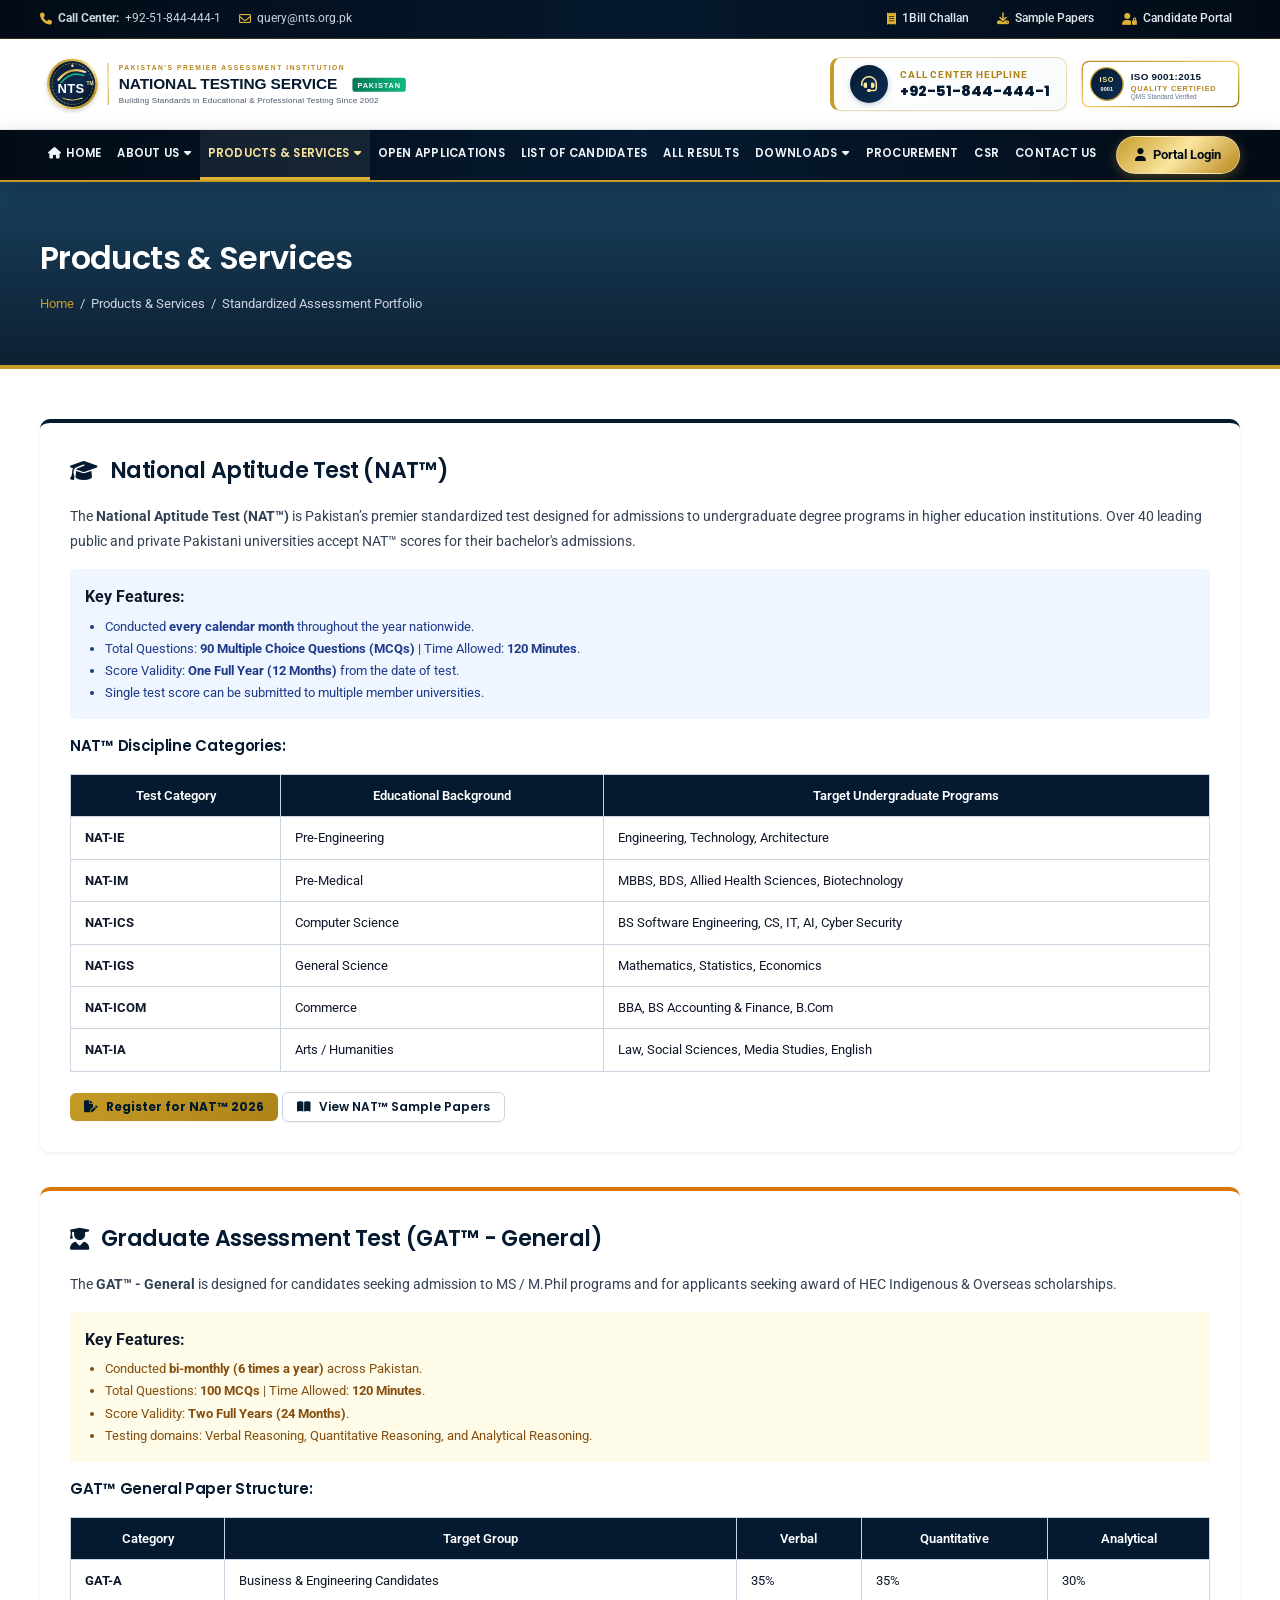
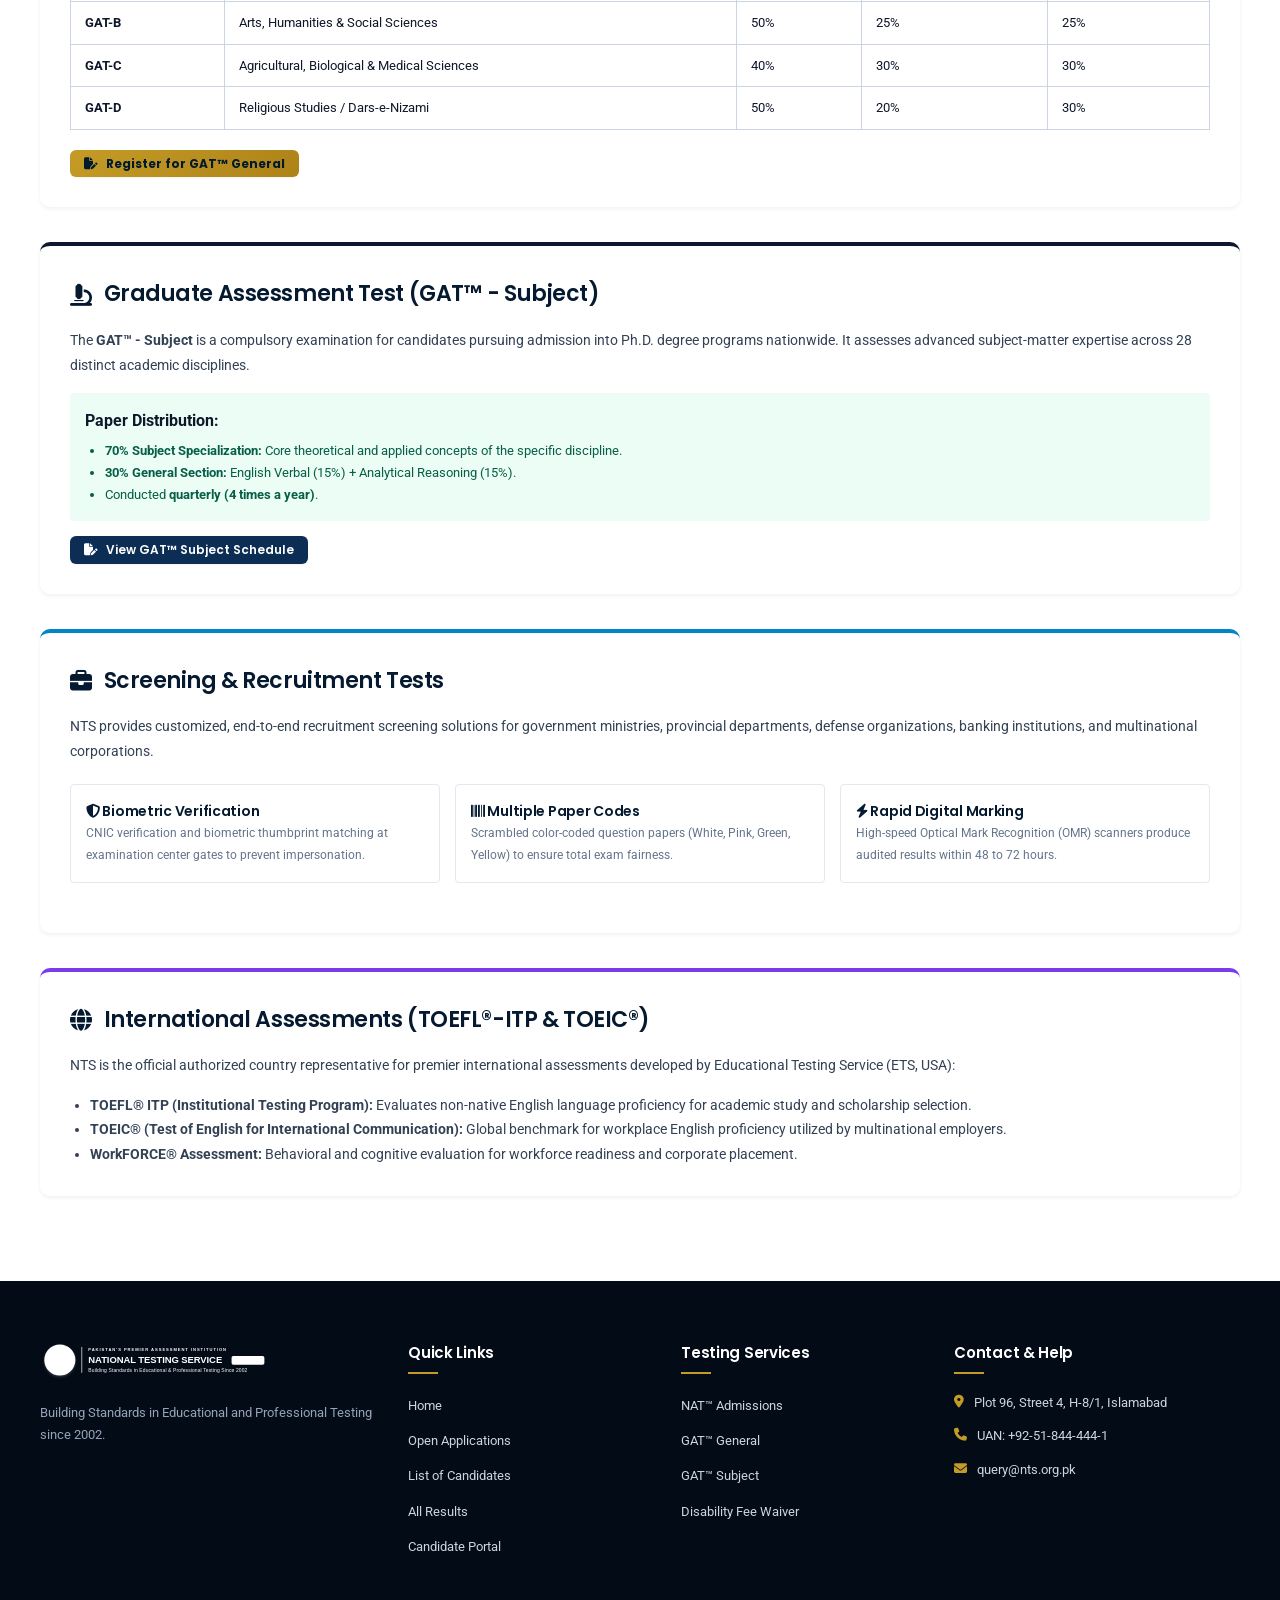
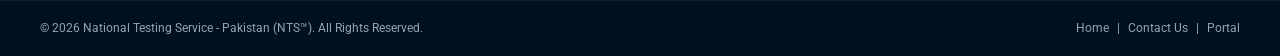
<file: products.html>
<!DOCTYPE html>
<html lang="en">
<head>
    <meta charset="UTF-8">
    <meta name="viewport" content="width=device-width, initial-scale=1.0">
    <title>Products & Services | NTS ™ - Pakistan</title>
    <!-- Google Fonts & Font Awesome -->
    <link rel="preconnect" href="https://fonts.googleapis.com">
    <link rel="preconnect" href="https://fonts.gstatic.com" crossorigin>
    <link href="https://fonts.googleapis.com/css2?family=Poppins:wght@400;500;600;700;800&family=Roboto:wght@300;400;500;700&display=swap" rel="stylesheet">
    <link rel="stylesheet" href="https://cdnjs.cloudflare.com/ajax/libs/font-awesome/6.4.0/css/all.min.css">
    <link rel="stylesheet" href="css/style.css">
    <link rel="icon" type="image/svg+xml" href="img/nts_logo.svg">
    <style>
        .inner-banner {
            background: linear-gradient(rgba(0, 43, 73, 0.90), rgba(0, 20, 40, 0.95)), url('https://images.unsplash.com/photo-1434030216411-0b793f4b4173?auto=format&fit=crop&w=1600&q=80') center/cover;
            color: #ffffff;
            padding: 50px 0;
            border-bottom: 4px solid var(--nts-gold);
        }
        .inner-banner h1 { font-size: 32px; color: #ffffff; margin-bottom: 8px; }
        .breadcrumb { font-size: 13px; color: #cbd5e1; }
        .breadcrumb a { color: var(--nts-gold); }
        .content-area { padding: 50px 0; background: #ffffff; }
        .prod-detail-card {
            background: #ffffff;
            border: 1px solid var(--border-color);
            border-radius: var(--radius-md);
            padding: 30px;
            margin-bottom: 35px;
            box-shadow: var(--shadow-sm);
            border-top: 4px solid var(--nts-navy);
        }
        .prod-detail-card h2 {
            font-size: 22px;
            color: var(--nts-navy);
            margin-bottom: 15px;
            display: flex;
            align-items: center;
            gap: 12px;
        }
        .prod-detail-card p {
            font-size: 14px;
            color: #334155;
            line-height: 1.8;
            margin-bottom: 15px;
        }
        .table-custom {
            width: 100%;
            border-collapse: collapse;
            font-size: 13px;
            margin: 15px 0 20px;
        }
        .table-custom th, .table-custom td {
            padding: 10px 14px;
            border: 1px solid #cbd5e1;
        }
        .table-custom th {
            background-color: var(--nts-navy);
            color: #ffffff;
            font-weight: 600;
        }
        .badge-pill {
            background: #e0f2fe;
            color: #0369a1;
            font-weight: 700;
            font-size: 11px;
            padding: 3px 8px;
            border-radius: 12px;
        }
    </style>
    <link rel="stylesheet" href="css/responsive.css">
</head>
<body>

    <!-- TOP BAR -->
    <div class="top-bar">
        <div class="container top-bar-content">
            <div class="top-bar-left">
                <span><i class="fa-solid fa-phone"></i> <strong>Call Center:</strong> +92-51-844-444-1</span>
                <span><i class="fa-regular fa-envelope"></i> query@nts.org.pk</span>
            </div>
            <div class="top-bar-right">
                <a href="challan.html"><i class="fa-solid fa-receipt"></i> 1Bill Challan</a>
                <a href="sample-papers.html"><i class="fa-solid fa-download"></i> Sample Papers</a>
                <a href="candidate-portal.html" class="top-portal-btn"><i class="fa-solid fa-user-lock"></i> Candidate Portal</a>
            </div>
        </div>
    </div>

    <!-- MAIN HEADER -->
    <header class="main-header">
        <div class="container header-content">
            <div class="brand-area">
                <a href="index.html" class="logo-link">
                    <img src="img/nts_logo.svg" onerror="this.onerror=null; this.src='img/nts_logo.svg';" alt="National Testing Service - Pakistan" class="nts-main-logo">
                </a>
            </div>
            <div class="header-badges">
                <div class="call-center-box">
                    <div class="cc-icon"><i class="fa-solid fa-headset"></i></div>
                    <div class="cc-text">
                        <span>CALL CENTER HELPLINE</span>
                        <strong>+92-51-844-444-1</strong>
                    </div>
                </div>
                <div class="iso-box"><img src="img/iso_logo.svg" alt="ISO 9001:2015" style="height: 48px;"></div>
            </div>
        </div>
    </header>

    <!-- NAVIGATION MENU -->
    <nav class="main-nav">
        <div class="container nav-container">
            <ul class="nav-links">
                <li><a href="index.html"><i class="fa-solid fa-house"></i> HOME</a></li>
                <li class="dropdown"><a href="about.html">ABOUT US <i class="fa-solid fa-caret-down"></i></a>
                    <ul class="dropdown-menu">
                        <li><a href="about.html#intro">About NTS</a></li>
                        <li><a href="about.html#vision">Vision & Mission</a></li>
                        <li><a href="about.html#bod">Board of Directors</a></li>
                        <li><a href="about.html#ceo">Message from CEO</a></li>
                    </ul>
                </li>
                <li class="active dropdown"><a href="products.html">PRODUCTS & SERVICES <i class="fa-solid fa-caret-down"></i></a>
                    <ul class="dropdown-menu">
                        <li><a href="products.html#nat">National Aptitude Test (NAT™)</a></li>
                        <li><a href="products.html#gat-gen">GAT™ General</a></li>
                        <li><a href="products.html#gat-sub">GAT™ Subject</a></li>
                        <li><a href="products.html#recruitment">Recruitment Screening</a></li>
                        <li><a href="products.html#intl">International Tests</a></li>
                    </ul>
                </li>
                <li><a href="open-applications.html">OPEN APPLICATIONS</a></li>
                <li><a href="candidates.html">LIST OF CANDIDATES</a></li>
                <li><a href="results.html">ALL RESULTS</a></li>
                <li class="dropdown"><a href="downloads.html">DOWNLOADS <i class="fa-solid fa-caret-down"></i></a>
                    <ul class="dropdown-menu">
                        <li><a href="challan.html">1Bill Bank Deposit Slips</a></li>
                        <li><a href="sample-papers.html">Sample Papers</a></li>
                        <li><a href="candidates.html">Roll Number Slips</a></li>
                        <li><a href="results.html">Result Cards</a></li>
                    </ul>
                </li>
                <li><a href="procurement.html">PROCUREMENT</a></li>
                <li><a href="csr.html">CSR</a></li>
                <li><a href="contact.html">CONTACT US</a></li>
            </ul>
            <div class="nav-portal-shortcut">
                <a href="candidate-portal.html" class="nav-portal-pill"><i class="fa-solid fa-user"></i> Portal Login</a>
            </div>
        </div>
    </nav>

    <!-- INNER BANNER -->
    <div class="inner-banner">
        <div class="container">
            <h1>Products & Services</h1>
            <div class="breadcrumb">
                <a href="index.html">Home</a> &nbsp;/&nbsp; Products & Services &nbsp;/&nbsp; Standardized Assessment Portfolio
            </div>
        </div>
    </div>

    <!-- MAIN CONTENT -->
    <div class="content-area">
        <div class="container">

            <!-- 1. NAT -->
            <div class="prod-detail-card" id="nat">
                <h2><i class="fa-solid fa-graduation-cap"></i> National Aptitude Test (NAT™)</h2>
                <p>
                    The <strong>National Aptitude Test (NAT™)</strong> is Pakistan’s premier standardized test designed for admissions to undergraduate degree programs in higher education institutions. Over 40 leading public and private Pakistani universities accept NAT™ scores for their bachelor's admissions.
                </p>
                <div style="background: #eff6ff; padding: 15px; border-radius: 4px; margin-bottom: 15px;">
                    <strong>Key Features:</strong>
                    <ul style="margin-left: 20px; font-size: 13px; color: #1e3a8a; line-height: 1.7; margin-top: 5px;">
                        <li>Conducted <strong>every calendar month</strong> throughout the year nationwide.</li>
                        <li>Total Questions: <strong>90 Multiple Choice Questions (MCQs)</strong> | Time Allowed: <strong>120 Minutes</strong>.</li>
                        <li>Score Validity: <strong>One Full Year (12 Months)</strong> from the date of test.</li>
                        <li>Single test score can be submitted to multiple member universities.</li>
                    </ul>
                </div>
                <h4 style="font-size: 15px; color: var(--nts-navy); margin-top: 15px;">NAT™ Discipline Categories:</h4>
                <table class="table-custom">
                    <thead>
                        <tr>
                            <th>Test Category</th>
                            <th>Educational Background</th>
                            <th>Target Undergraduate Programs</th>
                        </tr>
                    </thead>
                    <tbody>
                        <tr><td><strong>NAT-IE</strong></td><td>Pre-Engineering</td><td>Engineering, Technology, Architecture</td></tr>
                        <tr><td><strong>NAT-IM</strong></td><td>Pre-Medical</td><td>MBBS, BDS, Allied Health Sciences, Biotechnology</td></tr>
                        <tr><td><strong>NAT-ICS</strong></td><td>Computer Science</td><td>BS Software Engineering, CS, IT, AI, Cyber Security</td></tr>
                        <tr><td><strong>NAT-IGS</strong></td><td>General Science</td><td>Mathematics, Statistics, Economics</td></tr>
                        <tr><td><strong>NAT-ICOM</strong></td><td>Commerce</td><td>BBA, BS Accounting & Finance, B.Com</td></tr>
                        <tr><td><strong>NAT-IA</strong></td><td>Arts / Humanities</td><td>Law, Social Sciences, Media Studies, English</td></tr>
                    </tbody>
                </table>
                <a href="open-applications.html" class="btn btn-warning btn-xs"><i class="fa-solid fa-file-pen"></i> Register for NAT™ 2026</a>
                <a href="sample-papers.html" class="btn btn-outline-dark btn-xs"><i class="fa-solid fa-book-open"></i> View NAT™ Sample Papers</a>
            </div>

            <!-- 2. GAT GENERAL -->
            <div class="prod-detail-card" id="gat-gen" style="border-top-color: #d97706;">
                <h2><i class="fa-solid fa-user-graduate"></i> Graduate Assessment Test (GAT™ - General)</h2>
                <p>
                    The <strong>GAT™ - General</strong> is designed for candidates seeking admission to MS / M.Phil programs and for applicants seeking award of HEC Indigenous & Overseas scholarships.
                </p>
                <div style="background: #fefce8; padding: 15px; border-radius: 4px; margin-bottom: 15px;">
                    <strong>Key Features:</strong>
                    <ul style="margin-left: 20px; font-size: 13px; color: #854d0e; line-height: 1.7; margin-top: 5px;">
                        <li>Conducted <strong>bi-monthly (6 times a year)</strong> across Pakistan.</li>
                        <li>Total Questions: <strong>100 MCQs</strong> | Time Allowed: <strong>120 Minutes</strong>.</li>
                        <li>Score Validity: <strong>Two Full Years (24 Months)</strong>.</li>
                        <li>Testing domains: Verbal Reasoning, Quantitative Reasoning, and Analytical Reasoning.</li>
                    </ul>
                </div>
                <h4 style="font-size: 15px; color: var(--nts-navy); margin-top: 15px;">GAT™ General Paper Structure:</h4>
                <table class="table-custom">
                    <thead>
                        <tr>
                            <th>Category</th>
                            <th>Target Group</th>
                            <th>Verbal</th>
                            <th>Quantitative</th>
                            <th>Analytical</th>
                        </tr>
                    </thead>
                    <tbody>
                        <tr><td><strong>GAT-A</strong></td><td>Business & Engineering Candidates</td><td>35%</td><td>35%</td><td>30%</td></tr>
                        <tr><td><strong>GAT-B</strong></td><td>Arts, Humanities & Social Sciences</td><td>50%</td><td>25%</td><td>25%</td></tr>
                        <tr><td><strong>GAT-C</strong></td><td>Agricultural, Biological & Medical Sciences</td><td>40%</td><td>30%</td><td>30%</td></tr>
                        <tr><td><strong>GAT-D</strong></td><td>Religious Studies / Dars-e-Nizami</td><td>50%</td><td>20%</td><td>30%</td></tr>
                    </tbody>
                </table>
                <a href="open-applications.html" class="btn btn-warning btn-xs"><i class="fa-solid fa-file-pen"></i> Register for GAT™ General</a>
            </div>

            <!-- 3. GAT SUBJECT -->
            <div class="prod-detail-card" id="gat-sub" style="border-top-color: var(--nts-green);">
                <h2><i class="fa-solid fa-microscope"></i> Graduate Assessment Test (GAT™ - Subject)</h2>
                <p>
                    The <strong>GAT™ - Subject</strong> is a compulsory examination for candidates pursuing admission into Ph.D. degree programs nationwide. It assesses advanced subject-matter expertise across 28 distinct academic disciplines.
                </p>
                <div style="background: #ecfdf5; padding: 15px; border-radius: 4px; margin-bottom: 15px;">
                    <strong>Paper Distribution:</strong>
                    <ul style="margin-left: 20px; font-size: 13px; color: #065f46; line-height: 1.7; margin-top: 5px;">
                        <li><strong>70% Subject Specialization:</strong> Core theoretical and applied concepts of the specific discipline.</li>
                        <li><strong>30% General Section:</strong> English Verbal (15%) + Analytical Reasoning (15%).</li>
                        <li>Conducted <strong>quarterly (4 times a year)</strong>.</li>
                    </ul>
                </div>
                <a href="open-applications.html" class="btn btn-primary btn-xs"><i class="fa-solid fa-file-pen"></i> View GAT™ Subject Schedule</a>
            </div>

            <!-- 4. RECRUITMENT TESTS -->
            <div class="prod-detail-card" id="recruitment" style="border-top-color: #0284c7;">
                <h2><i class="fa-solid fa-briefcase"></i> Screening & Recruitment Tests</h2>
                <p>
                    NTS provides customized, end-to-end recruitment screening solutions for government ministries, provincial departments, defense organizations, banking institutions, and multinational corporations.
                </p>
                <div style="display: grid; grid-template-columns: repeat(auto-fit, minmax(240px, 1fr)); gap: 15px; margin: 20px 0;">
                    <div style="border: 1px solid #e2e8f0; padding: 15px; border-radius: 4px;">
                        <h4 style="font-size: 14px; color: var(--nts-navy);"><i class="fa-solid fa-shield-halved"></i> Biometric Verification</h4>
                        <p style="font-size: 12px; color: #64748b; margin: 0;">CNIC verification and biometric thumbprint matching at examination center gates to prevent impersonation.</p>
                    </div>
                    <div style="border: 1px solid #e2e8f0; padding: 15px; border-radius: 4px;">
                        <h4 style="font-size: 14px; color: var(--nts-navy);"><i class="fa-solid fa-barcode"></i> Multiple Paper Codes</h4>
                        <p style="font-size: 12px; color: #64748b; margin: 0;">Scrambled color-coded question papers (White, Pink, Green, Yellow) to ensure total exam fairness.</p>
                    </div>
                    <div style="border: 1px solid #e2e8f0; padding: 15px; border-radius: 4px;">
                        <h4 style="font-size: 14px; color: var(--nts-navy);"><i class="fa-solid fa-bolt"></i> Rapid Digital Marking</h4>
                        <p style="font-size: 12px; color: #64748b; margin: 0;">High-speed Optical Mark Recognition (OMR) scanners produce audited results within 48 to 72 hours.</p>
                    </div>
                </div>
            </div>

            <!-- 5. INTERNATIONAL ASSESSMENTS -->
            <div class="prod-detail-card" id="intl" style="border-top-color: #7c3aed;">
                <h2><i class="fa-solid fa-globe"></i> International Assessments (TOEFL®-ITP & TOEIC®)</h2>
                <p>
                    NTS is the official authorized country representative for premier international assessments developed by Educational Testing Service (ETS, USA):
                </p>
                <ul style="margin-left: 20px; font-size: 13.5px; color: #334155; line-height: 1.8;">
                    <li><strong>TOEFL® ITP (Institutional Testing Program):</strong> Evaluates non-native English language proficiency for academic study and scholarship selection.</li>
                    <li><strong>TOEIC® (Test of English for International Communication):</strong> Global benchmark for workplace English proficiency utilized by multinational employers.</li>
                    <li><strong>WorkFORCE® Assessment:</strong> Behavioral and cognitive evaluation for workforce readiness and corporate placement.</li>
                </ul>
            </div>

        </div>
    </div>

    <!-- FOOTER -->
    <footer class="main-footer">
        <div class="footer-top">
            <div class="container footer-grid">
                <div class="footer-col">
                    <div class="footer-brand">
                        <img src="img/nts_logo.svg" onerror="this.onerror=null; this.src='img/nts_logo.svg';" alt="NTS Logo" style="height: 38px; filter: brightness(0) invert(1);">
                    </div>
                    <p class="f-desc">Building Standards in Educational and Professional Testing since 2002.</p>
                </div>
                <div class="footer-col">
                    <h4 class="f-heading">Quick Links</h4>
                    <ul class="f-links">
                        <li><a href="index.html">Home</a></li>
                        <li><a href="open-applications.html">Open Applications</a></li>
                        <li><a href="candidates.html">List of Candidates</a></li>
                        <li><a href="results.html">All Results</a></li>
                        <li><a href="candidate-portal.html">Candidate Portal</a></li>
                    </ul>
                </div>
                <div class="footer-col">
                    <h4 class="f-heading">Testing Services</h4>
                    <ul class="f-links">
                        <li><a href="products.html#nat">NAT™ Admissions</a></li>
                        <li><a href="products.html#gat-gen">GAT™ General</a></li>
                        <li><a href="products.html#gat-sub">GAT™ Subject</a></li>
                        <li><a href="csr.html">Disability Fee Waiver</a></li>
                    </ul>
                </div>
                <div class="footer-col">
                    <h4 class="f-heading">Contact & Help</h4>
                    <div class="f-contact-item"><i class="fa-solid fa-location-dot"></i><span>Plot 96, Street 4, H-8/1, Islamabad</span></div>
                    <div class="f-contact-item"><i class="fa-solid fa-phone"></i><span>UAN: +92-51-844-444-1</span></div>
                    <div class="f-contact-item"><i class="fa-solid fa-envelope"></i><span>query@nts.org.pk</span></div>
                </div>
            </div>
        </div>
        <div class="footer-bottom">
            <div class="container footer-bottom-inner">
                <p>&copy; 2026 National Testing Service - Pakistan (NTS™). All Rights Reserved.</p>
                <div class="bottom-links">
                    <a href="index.html">Home</a> | <a href="contact.html">Contact Us</a> | <a href="candidate-portal.html">Portal</a>
                </div>
            </div>
        </div>
    </footer>

    <script src="js/data.js"></script>
    <script src="js/main.js"></script>
    <script src="js/responsive.js"></script>
</body>
</html>
</file>
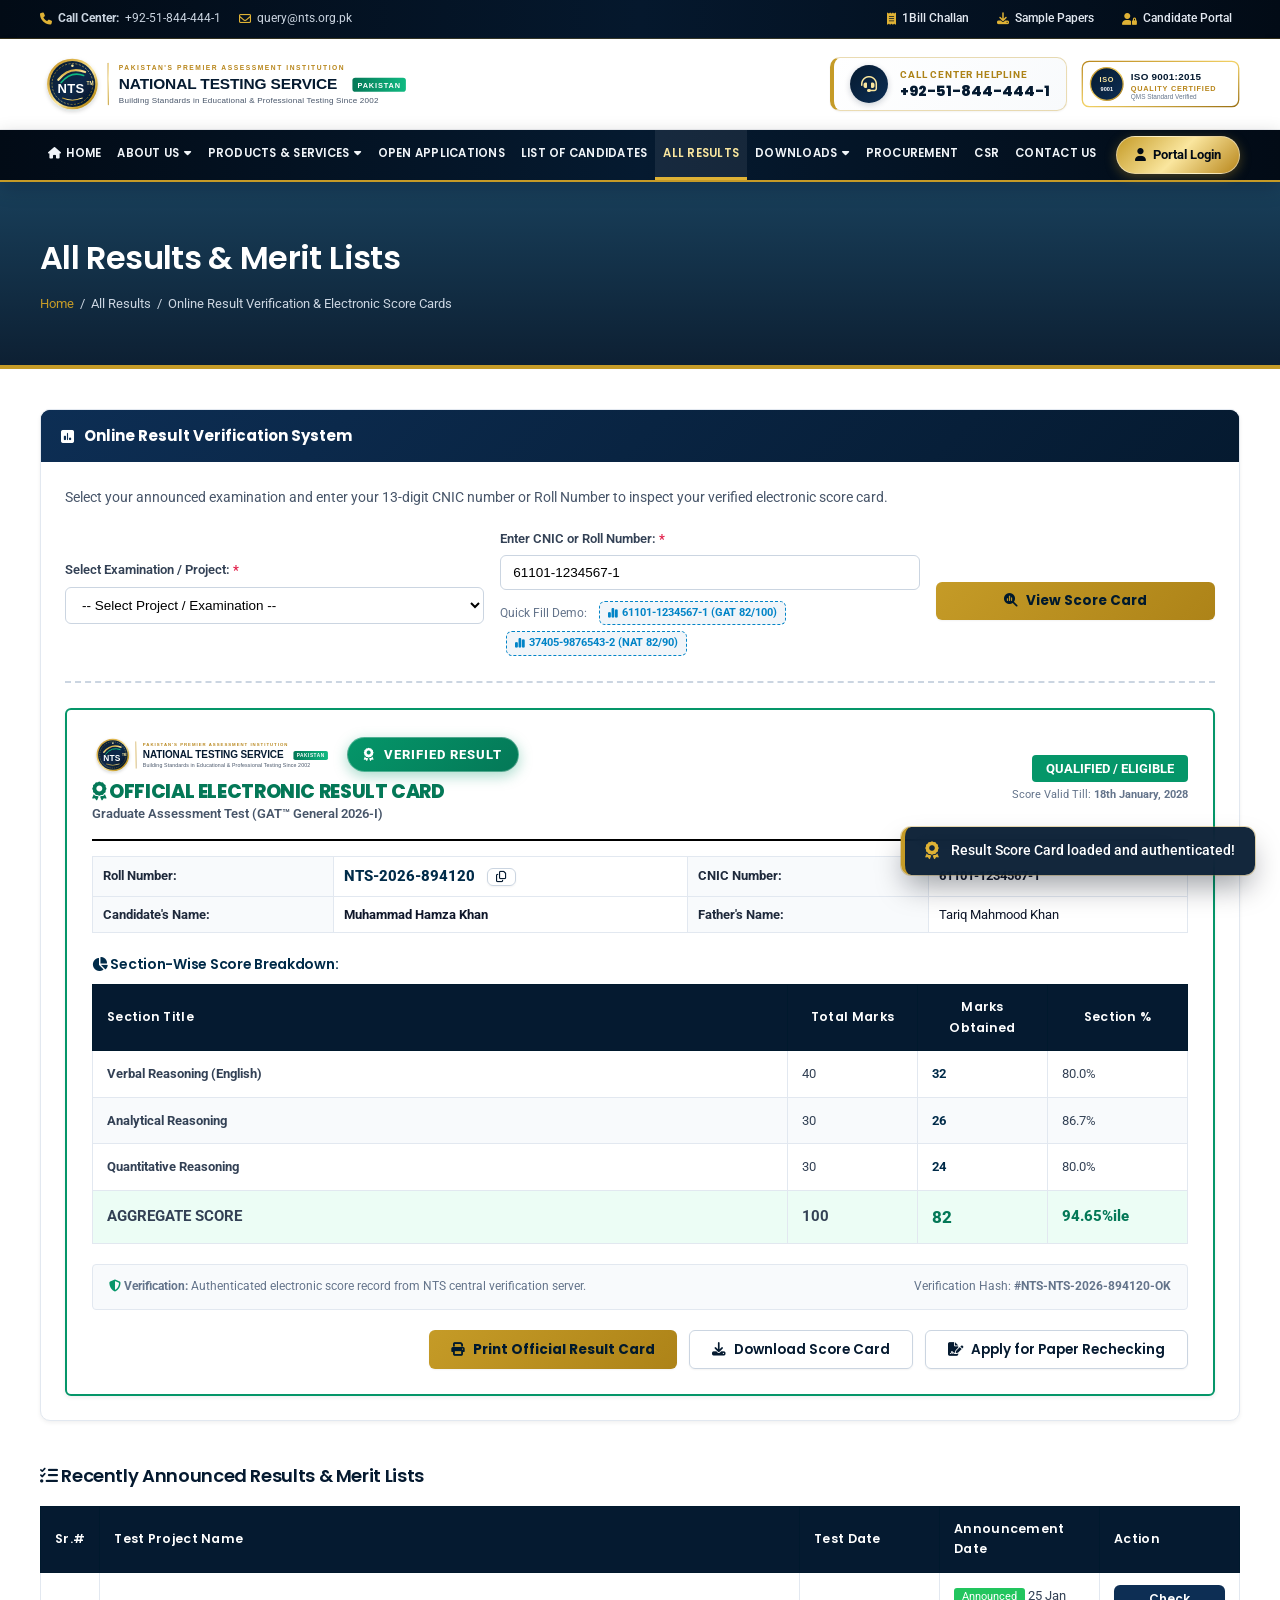
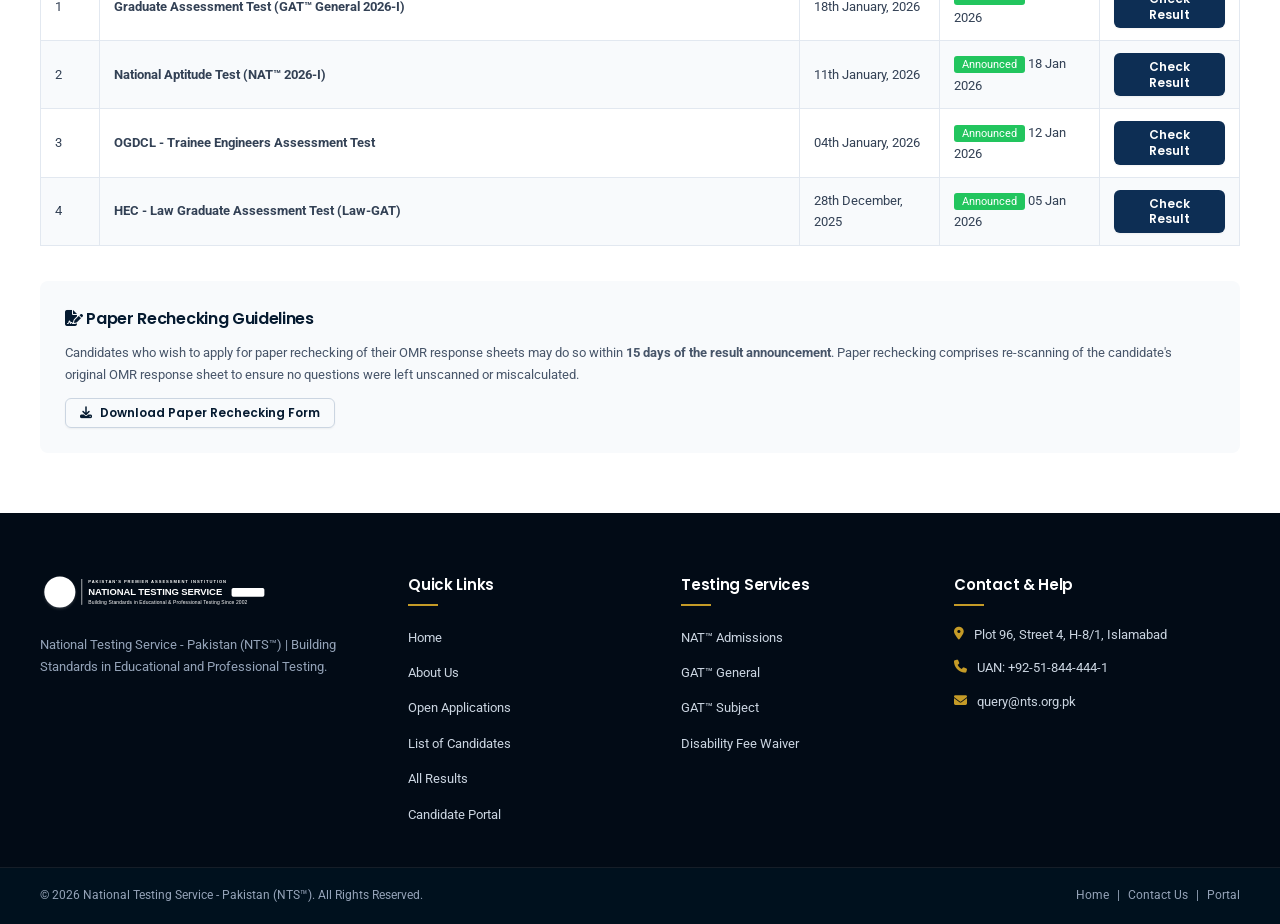
<file: results.html>
<!DOCTYPE html>
<html lang="en">
<head>
    <meta charset="UTF-8">
    <meta name="viewport" content="width=device-width, initial-scale=1.0">
    <title>All Results & Electronic Score Cards | NTS ™ - Pakistan</title>
    <!-- Google Fonts & Font Awesome -->
    <link rel="preconnect" href="https://fonts.googleapis.com">
    <link rel="preconnect" href="https://fonts.gstatic.com" crossorigin>
    <link href="https://fonts.googleapis.com/css2?family=Poppins:wght@400;500;600;700;800&family=Roboto:wght@300;400;500;700&display=swap" rel="stylesheet">
    <link rel="stylesheet" href="https://cdnjs.cloudflare.com/ajax/libs/font-awesome/6.4.0/css/all.min.css">
    <link rel="stylesheet" href="css/style.css">
    <link rel="icon" type="image/svg+xml" href="img/nts_logo.svg">
    <style>
        .inner-banner {
            background: linear-gradient(rgba(0, 43, 73, 0.90), rgba(0, 20, 40, 0.95)), url('https://images.unsplash.com/photo-1523240795612-9a054b0db644?auto=format&fit=crop&w=1600&q=80') center/cover;
            color: #ffffff;
            padding: 50px 0;
            border-bottom: 4px solid var(--nts-gold);
        }
        .inner-banner h1 { font-size: 32px; color: #ffffff; margin-bottom: 8px; }
        .breadcrumb { font-size: 13px; color: #cbd5e1; }
        .breadcrumb a { color: var(--nts-gold); }
        .content-area { padding: 40px 0 60px; background: #ffffff; }
    </style>
    <link rel="stylesheet" href="css/responsive.css">
</head>
<body>

    <!-- TOP BAR -->
    <div class="top-bar">
        <div class="container top-bar-content">
            <div class="top-bar-left">
                <span><i class="fa-solid fa-phone"></i> <strong>Call Center:</strong> +92-51-844-444-1</span>
                <span><i class="fa-regular fa-envelope"></i> query@nts.org.pk</span>
            </div>
            <div class="top-bar-right">
                <a href="challan.html"><i class="fa-solid fa-receipt"></i> 1Bill Challan</a>
                <a href="sample-papers.html"><i class="fa-solid fa-download"></i> Sample Papers</a>
                <a href="candidate-portal.html" class="top-portal-btn"><i class="fa-solid fa-user-lock"></i> Candidate Portal</a>
            </div>
        </div>
    </div>

    <!-- MAIN HEADER -->
    <header class="main-header">
        <div class="container header-content">
            <div class="brand-area">
                <a href="index.html" class="logo-link">
                    <img src="img/nts_logo.svg" onerror="this.onerror=null; this.src='img/nts_logo.svg';" alt="National Testing Service - Pakistan" class="nts-main-logo">
                </a>
            </div>
            <div class="header-badges">
                <div class="call-center-box">
                    <div class="cc-icon"><i class="fa-solid fa-headset"></i></div>
                    <div class="cc-text">
                        <span>CALL CENTER HELPLINE</span>
                        <strong>+92-51-844-444-1</strong>
                    </div>
                </div>
                <div class="iso-box"><img src="img/iso_logo.svg" alt="ISO 9001:2015" style="height: 48px;"></div>
            </div>
        </div>
    </header>

    <!-- NAVIGATION MENU -->
    <nav class="main-nav">
        <div class="container nav-container">
            <ul class="nav-links">
                <li><a href="index.html"><i class="fa-solid fa-house"></i> HOME</a></li>
                <li class="dropdown"><a href="about.html">ABOUT US <i class="fa-solid fa-caret-down"></i></a>
                    <ul class="dropdown-menu">
                        <li><a href="about.html#intro">About NTS</a></li>
                        <li><a href="about.html#vision">Vision & Mission</a></li>
                        <li><a href="about.html#bod">Board of Directors</a></li>
                        <li><a href="about.html#ceo">Message from CEO</a></li>
                    </ul>
                </li>
                <li class="dropdown"><a href="products.html">PRODUCTS & SERVICES <i class="fa-solid fa-caret-down"></i></a>
                    <ul class="dropdown-menu">
                        <li><a href="products.html#nat">National Aptitude Test (NAT™)</a></li>
                        <li><a href="products.html#gat-gen">GAT™ General</a></li>
                        <li><a href="products.html#gat-sub">GAT™ Subject</a></li>
                        <li><a href="products.html#recruitment">Recruitment Screening</a></li>
                    </ul>
                </li>
                <li><a href="open-applications.html">OPEN APPLICATIONS</a></li>
                <li><a href="candidates.html">LIST OF CANDIDATES</a></li>
                <li class="active"><a href="results.html">ALL RESULTS</a></li>
                <li class="dropdown"><a href="downloads.html">DOWNLOADS <i class="fa-solid fa-caret-down"></i></a>
                    <ul class="dropdown-menu">
                        <li><a href="challan.html">1Bill Bank Deposit Slips</a></li>
                        <li><a href="sample-papers.html">Sample Papers</a></li>
                        <li><a href="candidates.html">Roll Number Slips</a></li>
                        <li><a href="results.html">Result Cards</a></li>
                    </ul>
                </li>
                <li><a href="procurement.html">PROCUREMENT</a></li>
                <li><a href="csr.html">CSR</a></li>
                <li><a href="contact.html">CONTACT US</a></li>
            </ul>
            <div class="nav-portal-shortcut">
                <a href="candidate-portal.html" class="nav-portal-pill"><i class="fa-solid fa-user"></i> Portal Login</a>
            </div>
        </div>
    </nav>

    <!-- QUICK SHORTCUTS -->
    <div class="quick-pills-bar">
        <div class="container quick-pills-container">
            <div class="quick-pills-label"><i class="fa-solid fa-bolt"></i> Quick Shortcuts:</div>
            <div class="quick-pills-group">
                <a href="open-applications.html" class="pill-shortcut"><i class="fa-solid fa-folder-open"></i> Open Projects (12)</a>
                <a href="candidates.html" class="pill-shortcut"><i class="fa-solid fa-id-card"></i> Roll No. Slips</a>
                <a href="results.html" class="pill-shortcut" style="background-color: var(--nts-navy); color: #fff;"><i class="fa-solid fa-square-poll-vertical"></i> Check Results</a>
                <a href="challan.html" class="pill-shortcut"><i class="fa-solid fa-receipt"></i> 1Bill Challan</a>
                <a href="candidate-portal.html" class="pill-shortcut" style="background-color: var(--nts-gold-light); color: #92400e; border-color: var(--nts-gold);"><i class="fa-solid fa-user-gear"></i> Portal Login</a>
            </div>
        </div>
    </div>

    <!-- BANNER -->
    <div class="inner-banner">
        <div class="container">
            <h1>All Results & Merit Lists</h1>
            <div class="breadcrumb">
                <a href="index.html">Home</a> &nbsp;/&nbsp; All Results &nbsp;/&nbsp; Online Result Verification & Electronic Score Cards
            </div>
        </div>
    </div>

    <!-- MAIN RESULT LOOKUP -->
    <div class="content-area">
        <div class="container">

            <div class="lookup-card">
                <div class="lookup-card-header bg-navy">
                    <i class="fa-solid fa-square-poll-vertical"></i> Online Result Verification System
                </div>
                <div class="lookup-card-body">
                    <p style="font-size: 13.5px; color: #475569; margin-bottom: 20px;">
                        Select your announced examination and enter your 13-digit CNIC number or Roll Number to inspect your verified electronic score card.
                    </p>
                    <div class="lookup-form-grid">
                        <div class="form-group">
                            <label for="resultTestSelect">Select Examination / Project: <span class="req">*</span></label>
                            <select id="resultTestSelect" class="form-control">
                                <option value="ALL">-- Select Project / Examination --</option>
                                <option value="GAT-GEN-2026">Graduate Assessment Test (GAT™ General 2026-I - Held 18 Jan 2026)</option>
                                <option value="NAT-2026-I">National Aptitude Test (NAT™ 2026-I - Held 11 Jan 2026)</option>
                                <option value="OGDCL-TRAINEE">OGDCL - Trainee Engineers Assessment Test</option>
                                <option value="SNGPL-OFFICER">SNGPL - Executive Management Trainees</option>
                                <option value="HEC-LAW-GAT">HEC - Law Graduate Assessment Test (Law-GAT)</option>
                            </select>
                        </div>
                        <div class="form-group">
                            <label for="resultCnicInput">Enter CNIC or Roll Number: <span class="req">*</span></label>
                            <input type="text" id="resultCnicInput" class="form-control" placeholder="61101-1234567-1" maxlength="15" value="61101-1234567-1">
                            <div class="form-hint" style="margin-top: 5px;">
                                Quick Fill Demo: 
                                <span class="demo-fill-chip" onclick="fillSampleCnic('resultCnicInput', '61101-1234567-1', true)"><i class="fa-solid fa-chart-simple"></i> 61101-1234567-1 (GAT 82/100)</span>
                                <span class="demo-fill-chip" onclick="fillSampleCnic('resultCnicInput', '37405-9876543-2', true)"><i class="fa-solid fa-chart-simple"></i> 37405-9876543-2 (NAT 82/90)</span>
                            </div>
                        </div>
                        <div class="form-group align-end">
                            <button class="btn btn-warning btn-block" onclick="lookupResult()">
                                <i class="fa-solid fa-magnifying-glass-chart"></i> View Score Card
                            </button>
                        </div>
                    </div>

                    <!-- Output Area for Score Card -->
                    <div id="resultCardContainer" class="lookup-output" style="display: none;"></div>
                </div>
            </div>

            <!-- Recently Announced Results Table -->
            <div style="margin-top: 40px;">
                <h3 style="font-size: 18px; color: var(--nts-navy); margin-bottom: 15px;"><i class="fa-solid fa-list-check"></i> Recently Announced Results & Merit Lists</h3>
                <div class="table-responsive">
                    <table class="nts-table">
                        <thead>
                            <tr>
                                <th style="width: 50px;">Sr.#</th>
                                <th>Test Project Name</th>
                                <th style="width: 140px;">Test Date</th>
                                <th style="width: 160px;">Announcement Date</th>
                                <th style="width: 140px;" class="text-center">Action</th>
                            </tr>
                        </thead>
                        <tbody>
                            <tr>
                                <td>1</td>
                                <td><strong>Graduate Assessment Test (GAT™ General 2026-I)</strong></td>
                                <td>18th January, 2026</td>
                                <td><span class="badge-success" style="background:#22c55e; color:#fff; padding:2px 8px; font-size:11px; border-radius:3px;">Announced</span> 25 Jan 2026</td>
                                <td class="text-center"><button class="btn btn-xs btn-primary" onclick="document.getElementById('resultTestSelect').value='GAT-GEN-2026'; lookupResult();">Check Result</button></td>
                            </tr>
                            <tr>
                                <td>2</td>
                                <td><strong>National Aptitude Test (NAT™ 2026-I)</strong></td>
                                <td>11th January, 2026</td>
                                <td><span class="badge-success" style="background:#22c55e; color:#fff; padding:2px 8px; font-size:11px; border-radius:3px;">Announced</span> 18 Jan 2026</td>
                                <td class="text-center"><button class="btn btn-xs btn-primary" onclick="document.getElementById('resultTestSelect').value='NAT-2026-I'; lookupResult();">Check Result</button></td>
                            </tr>
                            <tr>
                                <td>3</td>
                                <td><strong>OGDCL - Trainee Engineers Assessment Test</strong></td>
                                <td>04th January, 2026</td>
                                <td><span class="badge-success" style="background:#22c55e; color:#fff; padding:2px 8px; font-size:11px; border-radius:3px;">Announced</span> 12 Jan 2026</td>
                                <td class="text-center"><button class="btn btn-xs btn-primary" onclick="document.getElementById('resultTestSelect').value='OGDCL-TRAINEE'; lookupResult();">Check Result</button></td>
                            </tr>
                            <tr>
                                <td>4</td>
                                <td><strong>HEC - Law Graduate Assessment Test (Law-GAT)</strong></td>
                                <td>28th December, 2025</td>
                                <td><span class="badge-success" style="background:#22c55e; color:#fff; padding:2px 8px; font-size:11px; border-radius:3px;">Announced</span> 05 Jan 2026</td>
                                <td class="text-center"><button class="btn btn-xs btn-primary" onclick="document.getElementById('resultTestSelect').value='HEC-LAW-GAT'; lookupResult();">Check Result</button></td>
                            </tr>
                        </tbody>
                    </table>
                </div>
            </div>

            <!-- Paper Rechecking Guidelines -->
            <div style="background-color: #f8fafc; border: 1px solid var(--border-color); border-radius: 8px; padding: 25px; margin-top: 35px;">
                <h3 style="font-size: 16px; color: var(--nts-navy); margin-bottom: 10px;"><i class="fa-solid fa-file-signature"></i> Paper Rechecking Guidelines</h3>
                <p style="font-size: 13px; color: #475569; line-height: 1.7; margin-bottom: 12px;">
                    Candidates who wish to apply for paper rechecking of their OMR response sheets may do so within <strong>15 days of the result announcement</strong>. Paper rechecking comprises re-scanning of the candidate's original OMR response sheet to ensure no questions were left unscanned or miscalculated.
                </p>
                <a href="downloads.html#rechecking" class="btn btn-outline-dark btn-xs"><i class="fa-solid fa-download"></i> Download Paper Rechecking Form</a>
            </div>

        </div>
    </div>

    <!-- FOOTER -->
    <footer class="main-footer">
        <div class="footer-top">
            <div class="container footer-grid">
                <div class="footer-col">
                    <div class="footer-brand"><img src="img/nts_logo.svg" onerror="this.onerror=null; this.src='img/nts_logo.svg';" alt="NTS Logo" style="height: 38px; filter: brightness(0) invert(1);"></div>
                    <p class="f-desc">National Testing Service - Pakistan (NTS™) | Building Standards in Educational and Professional Testing.</p>
                </div>
                <div class="footer-col">
                    <h4 class="f-heading">Quick Links</h4>
                    <ul class="f-links">
                        <li><a href="index.html">Home</a></li>
                        <li><a href="about.html">About Us</a></li>
                        <li><a href="open-applications.html">Open Applications</a></li>
                        <li><a href="candidates.html">List of Candidates</a></li>
                        <li><a href="results.html">All Results</a></li>
                        <li><a href="candidate-portal.html">Candidate Portal</a></li>
                    </ul>
                </div>
                <div class="footer-col">
                    <h4 class="f-heading">Testing Services</h4>
                    <ul class="f-links">
                        <li><a href="products.html#nat">NAT™ Admissions</a></li>
                        <li><a href="products.html#gat-gen">GAT™ General</a></li>
                        <li><a href="products.html#gat-sub">GAT™ Subject</a></li>
                        <li><a href="csr.html">Disability Fee Waiver</a></li>
                    </ul>
                </div>
                <div class="footer-col">
                    <h4 class="f-heading">Contact & Help</h4>
                    <div class="f-contact-item"><i class="fa-solid fa-location-dot"></i><span>Plot 96, Street 4, H-8/1, Islamabad</span></div>
                    <div class="f-contact-item"><i class="fa-solid fa-phone"></i><span>UAN: +92-51-844-444-1</span></div>
                    <div class="f-contact-item"><i class="fa-solid fa-envelope"></i><span>query@nts.org.pk</span></div>
                </div>
            </div>
        </div>
        <div class="footer-bottom">
            <div class="container footer-bottom-inner">
                <p>&copy; 2026 National Testing Service - Pakistan (NTS™). All Rights Reserved.</p>
                <div class="bottom-links"><a href="index.html">Home</a> | <a href="contact.html">Contact Us</a> | <a href="candidate-portal.html">Portal</a></div>
            </div>
        </div>
    </footer>

    <script src="js/data.js"></script>
    <script src="js/main.js"></script>
    <script>
        window.onload = function() {
            lookupResult();
        };
    </script>
    <script src="js/responsive.js"></script>
</body>
</html>
</file>
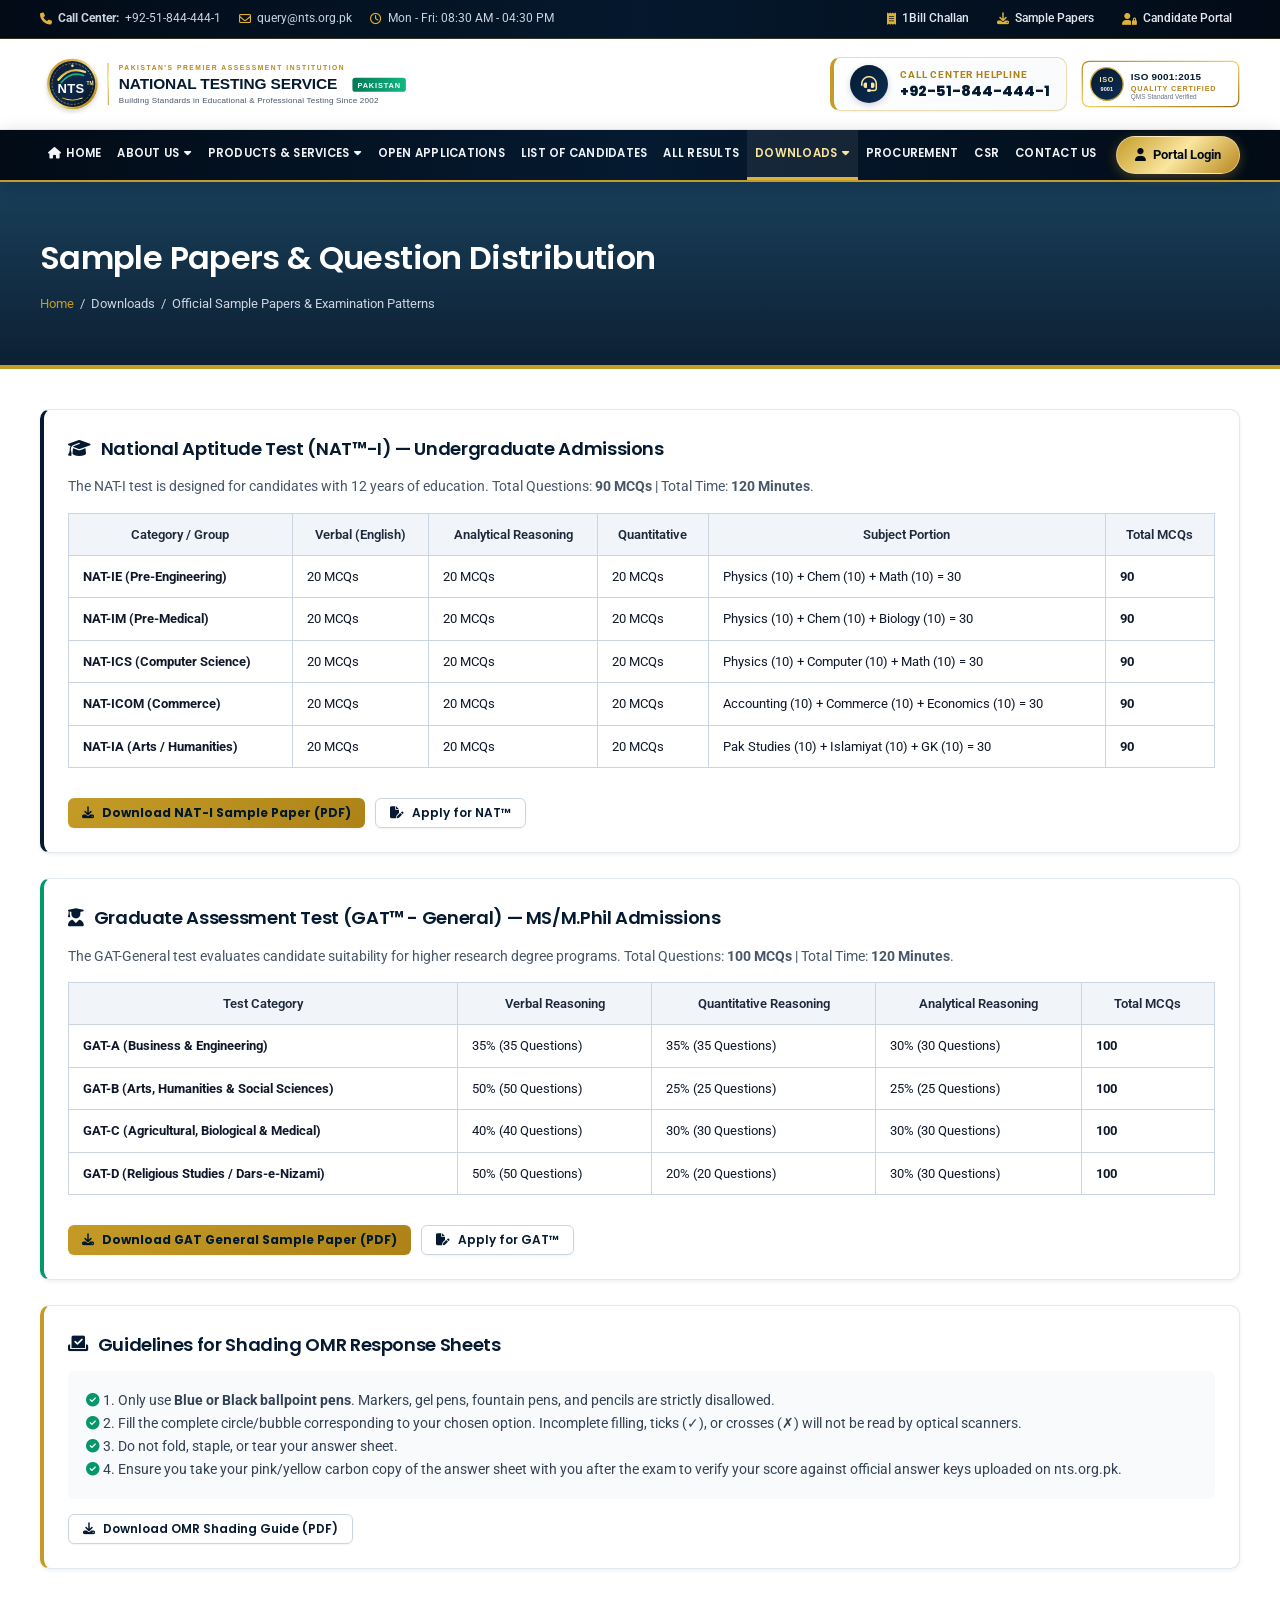
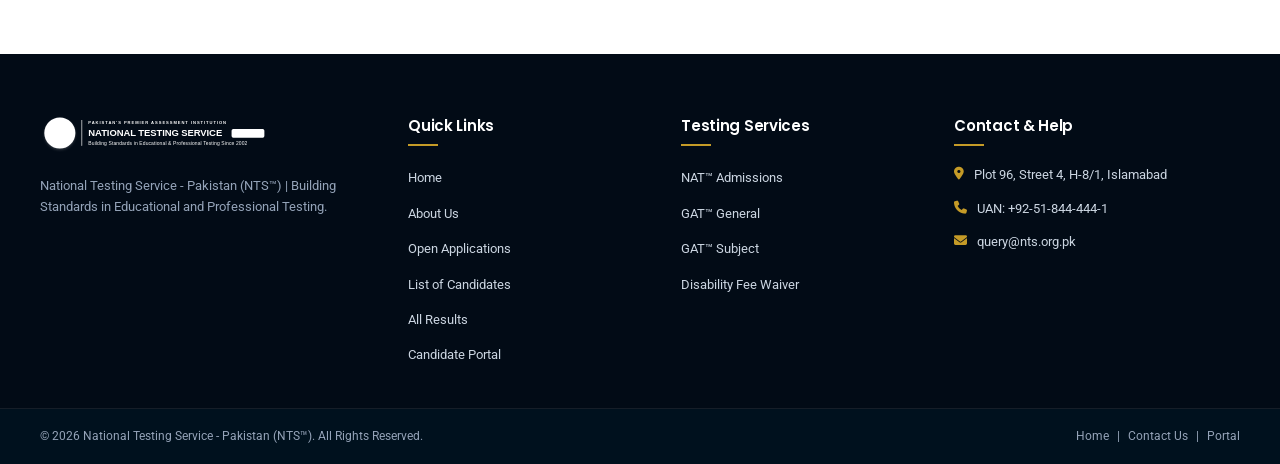
<file: sample-papers.html>
<!DOCTYPE html>
<html lang="en">
<head>
    <meta charset="UTF-8">
    <meta name="viewport" content="width=device-width, initial-scale=1.0">
    <title>Sample Papers & Syllabus Distribution | NTS ™ - Pakistan</title>
    <!-- Google Fonts & Font Awesome -->
    <link rel="preconnect" href="https://fonts.googleapis.com">
    <link rel="preconnect" href="https://fonts.gstatic.com" crossorigin>
    <link href="https://fonts.googleapis.com/css2?family=Poppins:wght@300;400;500;600;700;800&family=Roboto:wght@400;500;700&display=swap" rel="stylesheet">
    <link rel="stylesheet" href="https://cdnjs.cloudflare.com/ajax/libs/font-awesome/6.4.0/css/all.min.css">
    <link rel="stylesheet" href="css/style.css">
    <link rel="icon" type="image/svg+xml" href="img/nts_logo.svg">
    <style>
        .inner-banner {
            background: linear-gradient(rgba(0, 43, 73, 0.90), rgba(0, 20, 40, 0.95)), url('https://images.unsplash.com/photo-1497633762265-9d179a990aa6?auto=format&fit=crop&w=1600&q=80') center/cover;
            color: #ffffff;
            padding: 50px 0;
            border-bottom: 4px solid var(--nts-gold);
        }
        .inner-banner h1 { font-size: 32px; color: #ffffff; margin-bottom: 8px; }
        .breadcrumb { font-size: 13px; color: #cbd5e1; }
        .breadcrumb a { color: var(--nts-gold); }
        .content-area { padding: 40px 0 60px; background: #ffffff; }

        .paper-card {
            background: #ffffff;
            border: 1px solid var(--border-subtle);
            border-radius: var(--radius-md);
            padding: 24px;
            margin-bottom: 25px;
            box-shadow: var(--shadow-sm);
            border-left: 4px solid var(--nts-navy);
            transition: var(--ease-standard);
        }
        .paper-card:hover {
            box-shadow: var(--shadow-md);
            border-left-color: var(--nts-gold);
        }
        .paper-card h3 {
            color: var(--nts-navy);
            font-size: 18px;
            margin-bottom: 12px;
            display: flex;
            align-items: center;
            gap: 10px;
        }
        .distribution-table {
            width: 100%;
            border-collapse: collapse;
            font-size: 13px;
            margin: 15px 0;
        }
        .distribution-table th, .distribution-table td {
            padding: 10px 14px;
            border: 1px solid #cbd5e1;
        }
        .distribution-table th {
            background-color: #f1f5f9;
            color: #1e293b;
            font-weight: 600;
        }
    </style>
    <link rel="stylesheet" href="css/responsive.css">
</head>
<body>

    <!-- TOP BAR -->
    <div class="top-bar">
        <div class="container top-bar-content">
            <div class="top-bar-left">
                <span><i class="fa-solid fa-phone"></i> <strong>Call Center:</strong> +92-51-844-444-1</span>
                <span><i class="fa-regular fa-envelope"></i> query@nts.org.pk</span>
                <span><i class="fa-regular fa-clock"></i> Mon - Fri: 08:30 AM - 04:30 PM</span>
            </div>
            <div class="top-bar-right">
                <a href="challan.html"><i class="fa-solid fa-receipt"></i> 1Bill Challan</a>
                <a href="sample-papers.html"><i class="fa-solid fa-download"></i> Sample Papers</a>
                <a href="candidate-portal.html" class="top-portal-btn"><i class="fa-solid fa-user-lock"></i> Candidate Portal</a>
            </div>
        </div>
    </div>

    <!-- MAIN HEADER -->
    <header class="main-header">
        <div class="container header-content">
            <div class="brand-area">
                <a href="index.html" class="logo-link">
                    <img src="img/nts_logo.svg" onerror="this.onerror=null; this.src='img/nts_logo.svg';" alt="National Testing Service - Pakistan" class="nts-main-logo">
                </a>
            </div>
            <div class="header-badges">
                <div class="call-center-box">
                    <div class="cc-icon"><i class="fa-solid fa-headset"></i></div>
                    <div class="cc-text">
                        <span>CALL CENTER HELPLINE</span>
                        <strong>+92-51-844-444-1</strong>
                    </div>
                </div>
                <div class="iso-box"><img src="img/iso_logo.svg" alt="ISO 9001:2015" style="height: 48px;"></div>
            </div>
        </div>
    </header>

    <!-- NAVIGATION MENU -->
    <nav class="main-nav">
        <div class="container nav-container">
            <ul class="nav-links">
                <li><a href="index.html"><i class="fa-solid fa-house"></i> HOME</a></li>
                <li class="dropdown"><a href="about.html">ABOUT US <i class="fa-solid fa-caret-down"></i></a>
                    <ul class="dropdown-menu">
                        <li><a href="about.html#intro">About NTS</a></li>
                        <li><a href="about.html#vision">Vision & Mission</a></li>
                        <li><a href="about.html#bod">Board of Directors</a></li>
                        <li><a href="about.html#ceo">Message from CEO</a></li>
                    </ul>
                </li>
                <li class="dropdown"><a href="products.html">PRODUCTS & SERVICES <i class="fa-solid fa-caret-down"></i></a>
                    <ul class="dropdown-menu">
                        <li><a href="products.html#nat">National Aptitude Test (NAT™)</a></li>
                        <li><a href="products.html#gat-gen">GAT™ General</a></li>
                        <li><a href="products.html#gat-sub">GAT™ Subject</a></li>
                        <li><a href="products.html#recruitment">Recruitment Screening</a></li>
                    </ul>
                </li>
                <li><a href="open-applications.html">OPEN APPLICATIONS</a></li>
                <li><a href="candidates.html">LIST OF CANDIDATES</a></li>
                <li><a href="results.html">ALL RESULTS</a></li>
                <li class="active dropdown"><a href="downloads.html">DOWNLOADS <i class="fa-solid fa-caret-down"></i></a>
                    <ul class="dropdown-menu">
                        <li><a href="challan.html">1Bill Bank Deposit Slips</a></li>
                        <li><a href="sample-papers.html">Sample Papers</a></li>
                        <li><a href="candidates.html">Roll Number Slips</a></li>
                        <li><a href="results.html">Result Cards</a></li>
                    </ul>
                </li>
                <li><a href="procurement.html">PROCUREMENT</a></li>
                <li><a href="csr.html">CSR</a></li>
                <li><a href="contact.html">CONTACT US</a></li>
            </ul>
            <div class="nav-portal-shortcut">
                <a href="candidate-portal.html" class="nav-portal-pill"><i class="fa-solid fa-user"></i> Portal Login</a>
            </div>
        </div>
    </nav>

    <!-- QUICK SHORTCUTS -->
    <div class="quick-pills-bar">
        <div class="container quick-pills-container">
            <div class="quick-pills-label"><i class="fa-solid fa-bolt"></i> Quick Shortcuts:</div>
            <div class="quick-pills-group">
                <a href="open-applications.html" class="pill-shortcut"><i class="fa-solid fa-folder-open"></i> Open Projects (12)</a>
                <a href="candidates.html" class="pill-shortcut"><i class="fa-solid fa-id-card"></i> Roll No. Slips</a>
                <a href="results.html" class="pill-shortcut"><i class="fa-solid fa-square-poll-vertical"></i> Check Results</a>
                <a href="challan.html" class="pill-shortcut"><i class="fa-solid fa-receipt"></i> 1Bill Challan</a>
                <a href="sample-papers.html" class="pill-shortcut" style="background-color: var(--nts-navy); color: #fff;"><i class="fa-solid fa-book-open"></i> Sample Papers</a>
                <a href="candidate-portal.html" class="pill-shortcut" style="background-color: var(--nts-gold-light); color: #92400e; border-color: var(--nts-gold);"><i class="fa-solid fa-user-gear"></i> Portal Login</a>
            </div>
        </div>
    </div>

    <!-- BANNER -->
    <div class="inner-banner">
        <div class="container">
            <h1>Sample Papers & Question Distribution</h1>
            <div class="breadcrumb">
                <a href="index.html">Home</a> &nbsp;/&nbsp; Downloads &nbsp;/&nbsp; Official Sample Papers & Examination Patterns
            </div>
        </div>
    </div>

    <!-- CONTENT AREA -->
    <div class="content-area">
        <div class="container">

            <!-- NAT-I DISTRIBUTION -->
            <div class="paper-card">
                <h3><i class="fa-solid fa-graduation-cap"></i> National Aptitude Test (NAT™-I) — Undergraduate Admissions</h3>
                <p style="font-size: 13.5px; color: #475569;">
                    The NAT-I test is designed for candidates with 12 years of education. Total Questions: <strong>90 MCQs</strong> | Total Time: <strong>120 Minutes</strong>.
                </p>

                <div class="table-responsive">
                    <table class="distribution-table">
                        <thead>
                            <tr>
                                <th>Category / Group</th>
                                <th>Verbal (English)</th>
                                <th>Analytical Reasoning</th>
                                <th>Quantitative</th>
                                <th>Subject Portion</th>
                                <th>Total MCQs</th>
                            </tr>
                        </thead>
                        <tbody>
                            <tr>
                                <td><strong>NAT-IE (Pre-Engineering)</strong></td>
                                <td>20 MCQs</td>
                                <td>20 MCQs</td>
                                <td>20 MCQs</td>
                                <td>Physics (10) + Chem (10) + Math (10) = 30</td>
                                <td><strong>90</strong></td>
                            </tr>
                            <tr>
                                <td><strong>NAT-IM (Pre-Medical)</strong></td>
                                <td>20 MCQs</td>
                                <td>20 MCQs</td>
                                <td>20 MCQs</td>
                                <td>Physics (10) + Chem (10) + Biology (10) = 30</td>
                                <td><strong>90</strong></td>
                            </tr>
                            <tr>
                                <td><strong>NAT-ICS (Computer Science)</strong></td>
                                <td>20 MCQs</td>
                                <td>20 MCQs</td>
                                <td>20 MCQs</td>
                                <td>Physics (10) + Computer (10) + Math (10) = 30</td>
                                <td><strong>90</strong></td>
                            </tr>
                            <tr>
                                <td><strong>NAT-ICOM (Commerce)</strong></td>
                                <td>20 MCQs</td>
                                <td>20 MCQs</td>
                                <td>20 MCQs</td>
                                <td>Accounting (10) + Commerce (10) + Economics (10) = 30</td>
                                <td><strong>90</strong></td>
                            </tr>
                            <tr>
                                <td><strong>NAT-IA (Arts / Humanities)</strong></td>
                                <td>20 MCQs</td>
                                <td>20 MCQs</td>
                                <td>20 MCQs</td>
                                <td>Pak Studies (10) + Islamiyat (10) + GK (10) = 30</td>
                                <td><strong>90</strong></td>
                            </tr>
                        </tbody>
                    </table>
                </div>

                <div style="display: flex; gap: 10px; margin-top: 15px;">
                    <button class="btn btn-warning btn-xs" onclick="simulateDownload('NAT_I_Comprehensive_Sample_Package.pdf', '2.8 MB')">
                        <i class="fa-solid fa-download"></i> Download NAT-I Sample Paper (PDF)
                    </button>
                    <button class="btn btn-outline-dark btn-xs" onclick="openApplyWizard('NTS-NAT-2026-II')">
                        <i class="fa-solid fa-file-pen"></i> Apply for NAT™
                    </button>
                </div>
            </div>

            <!-- GAT GENERAL DISTRIBUTION -->
            <div class="paper-card" style="border-left-color: var(--nts-emerald);">
                <h3><i class="fa-solid fa-user-graduate"></i> Graduate Assessment Test (GAT™ - General) — MS/M.Phil Admissions</h3>
                <p style="font-size: 13.5px; color: #475569;">
                    The GAT-General test evaluates candidate suitability for higher research degree programs. Total Questions: <strong>100 MCQs</strong> | Total Time: <strong>120 Minutes</strong>.
                </p>

                <div class="table-responsive">
                    <table class="distribution-table">
                        <thead>
                            <tr>
                                <th>Test Category</th>
                                <th>Verbal Reasoning</th>
                                <th>Quantitative Reasoning</th>
                                <th>Analytical Reasoning</th>
                                <th>Total MCQs</th>
                            </tr>
                        </thead>
                        <tbody>
                            <tr>
                                <td><strong>GAT-A (Business & Engineering)</strong></td>
                                <td>35% (35 Questions)</td>
                                <td>35% (35 Questions)</td>
                                <td>30% (30 Questions)</td>
                                <td><strong>100</strong></td>
                            </tr>
                            <tr>
                                <td><strong>GAT-B (Arts, Humanities & Social Sciences)</strong></td>
                                <td>50% (50 Questions)</td>
                                <td>25% (25 Questions)</td>
                                <td>25% (25 Questions)</td>
                                <td><strong>100</strong></td>
                            </tr>
                            <tr>
                                <td><strong>GAT-C (Agricultural, Biological & Medical)</strong></td>
                                <td>40% (40 Questions)</td>
                                <td>30% (30 Questions)</td>
                                <td>30% (30 Questions)</td>
                                <td><strong>100</strong></td>
                            </tr>
                            <tr>
                                <td><strong>GAT-D (Religious Studies / Dars-e-Nizami)</strong></td>
                                <td>50% (50 Questions)</td>
                                <td>20% (20 Questions)</td>
                                <td>30% (30 Questions)</td>
                                <td><strong>100</strong></td>
                            </tr>
                        </tbody>
                    </table>
                </div>

                <div style="display: flex; gap: 10px; margin-top: 15px;">
                    <button class="btn btn-warning btn-xs" onclick="simulateDownload('GAT_General_Sample_Questions_Keys.pdf', '3.1 MB')">
                        <i class="fa-solid fa-download"></i> Download GAT General Sample Paper (PDF)
                    </button>
                    <button class="btn btn-outline-dark btn-xs" onclick="openApplyWizard('NTS-GAT-2026-II')">
                        <i class="fa-solid fa-file-pen"></i> Apply for GAT™
                    </button>
                </div>
            </div>

            <!-- OMR BUBBLE SHEET GUIDELINE -->
            <div class="paper-card" style="border-left-color: var(--nts-gold);">
                <h3><i class="fa-solid fa-check-to-slot"></i> Guidelines for Shading OMR Response Sheets</h3>
                <div style="background-color: #f8fafc; padding: 18px; border-radius: 6px; font-size: 13.5px; line-height: 1.7; color: #334155;">
                    <p><i class="fa-solid fa-circle-check" style="color: #059669;"></i> 1. Only use <strong>Blue or Black ballpoint pens</strong>. Markers, gel pens, fountain pens, and pencils are strictly disallowed.</p>
                    <p><i class="fa-solid fa-circle-check" style="color: #059669;"></i> 2. Fill the complete circle/bubble corresponding to your chosen option. Incomplete filling, ticks (&check;), or crosses (&cross;) will not be read by optical scanners.</p>
                    <p><i class="fa-solid fa-circle-check" style="color: #059669;"></i> 3. Do not fold, staple, or tear your answer sheet.</p>
                    <p><i class="fa-solid fa-circle-check" style="color: #059669;"></i> 4. Ensure you take your pink/yellow carbon copy of the answer sheet with you after the exam to verify your score against official answer keys uploaded on nts.org.pk.</p>
                </div>
                <div style="margin-top: 15px;">
                    <button class="btn btn-outline-dark btn-xs" onclick="simulateDownload('OMR_Bubble_Sheet_Instructions.pdf', '1.2 MB')">
                        <i class="fa-solid fa-download"></i> Download OMR Shading Guide (PDF)
                    </button>
                </div>
            </div>

        </div>
    </div>

    <!-- FOOTER -->
    <footer class="main-footer">
        <div class="footer-top">
            <div class="container footer-grid">
                <div class="footer-col">
                    <div class="footer-brand"><img src="img/nts_logo.svg" onerror="this.onerror=null; this.src='img/nts_logo.svg';" alt="NTS Logo" style="height: 38px; filter: brightness(0) invert(1);"></div>
                    <p class="f-desc">National Testing Service - Pakistan (NTS™) | Building Standards in Educational and Professional Testing.</p>
                </div>
                <div class="footer-col">
                    <h4 class="f-heading">Quick Links</h4>
                    <ul class="f-links">
                        <li><a href="index.html">Home</a></li>
                        <li><a href="about.html">About Us</a></li>
                        <li><a href="open-applications.html">Open Applications</a></li>
                        <li><a href="candidates.html">List of Candidates</a></li>
                        <li><a href="results.html">All Results</a></li>
                        <li><a href="candidate-portal.html">Candidate Portal</a></li>
                    </ul>
                </div>
                <div class="footer-col">
                    <h4 class="f-heading">Testing Services</h4>
                    <ul class="f-links">
                        <li><a href="products.html#nat">NAT™ Admissions</a></li>
                        <li><a href="products.html#gat-gen">GAT™ General</a></li>
                        <li><a href="products.html#gat-sub">GAT™ Subject</a></li>
                        <li><a href="csr.html">Disability Fee Waiver</a></li>
                    </ul>
                </div>
                <div class="footer-col">
                    <h4 class="f-heading">Contact & Help</h4>
                    <div class="f-contact-item"><i class="fa-solid fa-location-dot"></i><span>Plot 96, Street 4, H-8/1, Islamabad</span></div>
                    <div class="f-contact-item"><i class="fa-solid fa-phone"></i><span>UAN: +92-51-844-444-1</span></div>
                    <div class="f-contact-item"><i class="fa-solid fa-envelope"></i><span>query@nts.org.pk</span></div>
                </div>
            </div>
        </div>
        <div class="footer-bottom">
            <div class="container footer-bottom-inner">
                <p>&copy; 2026 National Testing Service - Pakistan (NTS™). All Rights Reserved.</p>
                <div class="bottom-links"><a href="index.html">Home</a> | <a href="contact.html">Contact Us</a> | <a href="candidate-portal.html">Portal</a></div>
            </div>
        </div>
    </footer>

    <script src="js/data.js"></script>
    <script src="js/main.js"></script>
    <script src="js/responsive.js"></script>
</body>
</html>
</file>
<file: css/style.css>
/* ==========================================================================
   NATIONAL TESTING SERVICE - PAKISTAN (NTS™) - PREMIUM HCI DESIGN SYSTEM
   Human-Computer Interaction (HCI) Principles:
   - High Affordance & Visual Feedback
   - Fitts's Law: Accessible, comfortably sized interactive touch targets
   - Hick's Law: Reduced cognitive load through progressive disclosure
   - Jakob's Law: Familiar, intuitive e-governance & educational UX patterns
   - Aesthetics & Usability: Modern gradients, depth, glassmorphism, micro-animations
   ========================================================================== */

:root {
    /* Brand Color Architecture - Ultra Luxury & Executive Palette */
    --nts-navy: #051a30;
    --nts-navy-light: #0d2e54;
    --nts-navy-deep: #020b16;
    --nts-navy-royal: #0a2544;
    --nts-blue-accent: #0284c7;
    --nts-blue-soft: #f0f7ff;
    
    /* Imperial Champagne & Metallic Gold */
    --nts-gold: #c59b27;
    --nts-gold-hover: #ad8318;
    --nts-gold-light: #fef8e6;
    --nts-gold-rich: #dfb235;
    --nts-gold-metallic: linear-gradient(135deg, #c59b27 0%, #fae69e 50%, #b8861b 100%);
    --nts-gold-metallic-hover: linear-gradient(135deg, #d4af37 0%, #fff0b3 50%, #c59b27 100%);
    --nts-gold-border: rgba(197, 155, 39, 0.35);
    --nts-gold-glow: 0 0 20px rgba(197, 155, 39, 0.28);
    
    /* Status & Royal Emerald Accents */
    --nts-emerald: #059669;
    --nts-emerald-dark: #047857;
    --nts-emerald-soft: #ecfdf5;
    --nts-rose: #e11d48;
    --nts-rose-soft: #fff1f2;
    
    /* Neutrals & Slate */
    --surface-bg: #f8fafc;
    --surface-card: #ffffff;
    --surface-hover: #f1f5f9;
    --text-primary: #0f172a;
    --text-secondary: #334155;
    --text-muted: #64748b;
    --border-subtle: #e2e8f0;
    --border-strong: #cbd5e1;
    
    /* Depth, Glassmorphism & Luxury Shadows */
    --shadow-xs: 0 1px 2px 0 rgba(0, 0, 0, 0.05);
    --shadow-sm: 0 2px 4px 0 rgba(0, 0, 0, 0.06);
    --shadow-md: 0 4px 10px -1px rgba(2, 18, 38, 0.08), 0 2px 4px -2px rgba(2, 18, 38, 0.04);
    --shadow-lg: 0 12px 24px -4px rgba(2, 18, 38, 0.1), 0 4px 8px -4px rgba(2, 18, 38, 0.05);
    --shadow-xl: 0 24px 35px -8px rgba(2, 18, 38, 0.16), 0 8px 12px -6px rgba(2, 18, 38, 0.06);
    --shadow-luxury: 0 20px 40px -15px rgba(5, 26, 48, 0.18), 0 0 0 1px rgba(197, 155, 39, 0.2);
    --shadow-card-hover: 0 20px 30px -5px rgba(5, 26, 48, 0.15), 0 0 0 1px rgba(197, 155, 39, 0.35);

    /* Radii */
    --radius-sm: 6px;
    --radius-md: 10px;
    --radius-lg: 16px;
    --radius-full: 9999px;
    
    /* Transitions */
    --ease-standard: all 0.25s cubic-bezier(0.4, 0, 0.2, 1);
    --ease-bounce: all 0.35s cubic-bezier(0.34, 1.56, 0.64, 1);
    --ease-smooth: all 0.4s cubic-bezier(0.16, 1, 0.3, 1);
}

/* Base & Typography */
* {
    margin: 0;
    padding: 0;
    box-sizing: border-box;
}

html {
    scroll-behavior: smooth;
    text-size-adjust: 100%;
}

body {
    font-family: 'Roboto', -apple-system, BlinkMacSystemFont, "Segoe UI", sans-serif;
    color: var(--text-primary);
    background-color: var(--surface-bg);
    line-height: 1.65;
    -webkit-font-smoothing: antialiased;
}

h1, h2, h3, h4, h5, h6 {
    font-family: 'Poppins', sans-serif;
    color: var(--nts-navy);
    font-weight: 600;
    letter-spacing: -0.02em;
}

a {
    color: var(--nts-navy-light);
    text-decoration: none;
    transition: var(--ease-standard);
}

a:hover {
    color: var(--nts-gold-hover);
}

/* Accessibility Focus States (WCAG AA Compliance) */
:focus-visible {
    outline: 2px solid var(--nts-blue-accent);
    outline-offset: 3px;
}

.container {
    width: 100%;
    max-width: 1240px;
    margin: 0 auto;
    padding: 0 20px;
}

/* ==========================================================================
   TOP EXECUTIVE UTILITY RIBBON (Zero Redundancy, Single-Line Luxury)
   ========================================================================== */
.top-bar {
    background: linear-gradient(90deg, #020b16 0%, #05182d 50%, #020b16 100%);
    color: #cbd5e1;
    font-size: 12px;
    border-bottom: 1px solid rgba(197, 155, 39, 0.25);
}

.top-bar-content {
    display: flex;
    justify-content: space-between;
    align-items: center;
    padding: 6px 0;
    flex-wrap: nowrap;
    gap: 16px;
    white-space: nowrap;
}

.top-bar-left {
    display: flex;
    align-items: center;
    gap: 18px;
    flex-wrap: nowrap;
}

.top-bar-left span,
.top-bar-left a {
    display: inline-flex;
    align-items: center;
    gap: 6px;
    color: #cbd5e1;
    font-size: 12px;
}

.top-bar-left span i,
.top-bar-left a i {
    color: var(--nts-gold-rich);
    font-size: 12px;
}

.top-verified-badge {
    background: rgba(197, 155, 39, 0.14);
    color: #fae69e !important;
    border: 1px solid rgba(197, 155, 39, 0.35);
    padding: 2px 10px;
    border-radius: var(--radius-full);
    font-weight: 600;
    font-size: 11px !important;
    letter-spacing: 0.3px;
}

.top-bar-right {
    display: flex;
    align-items: center;
    gap: 12px;
    flex-wrap: nowrap;
}

.top-bar-right .top-sep {
    color: rgba(255, 255, 255, 0.18);
    font-size: 11px;
}

.top-bar-right a {
    color: #e2e8f0;
    font-size: 12px;
    font-weight: 500;
    display: inline-flex;
    align-items: center;
    gap: 6px;
    padding: 3px 8px;
    border-radius: var(--radius-sm);
    transition: var(--ease-standard);
    white-space: nowrap;
}

.top-bar-right a i {
    color: var(--nts-gold-rich);
    font-size: 12px;
}

.top-bar-right a:hover {
    color: #fae69e;
    background-color: rgba(197, 155, 39, 0.12);
}

/* ==========================================================================
   MAIN INSTITUTIONAL HEADER (Executive Brand Lockup & Helpline)
   ========================================================================== */
.main-header {
    background-color: var(--surface-card);
    padding: 14px 0;
    box-shadow: 0 2px 10px rgba(2, 11, 22, 0.04);
    border-bottom: 1px solid rgba(5, 26, 48, 0.06);
}

.header-content {
    display: flex;
    justify-content: space-between;
    align-items: center;
    flex-wrap: nowrap;
    gap: 20px;
}

.brand-area {
    display: flex;
    align-items: center;
}

.logo-link {
    display: inline-flex;
    align-items: center;
    transition: transform 0.2s ease;
}

.logo-link:hover {
    transform: translateY(-1px);
}

.nts-main-logo {
    height: 62px;
    width: auto;
    max-width: 100%;
    object-fit: contain;
}

.header-badges {
    display: flex;
    align-items: center;
    gap: 14px;
    flex-shrink: 0;
}

.call-center-box {
    display: flex;
    align-items: center;
    gap: 12px;
    background: linear-gradient(135deg, #ffffff 0%, #f8fafc 100%);
    border: 1px solid rgba(197, 155, 39, 0.35);
    padding: 7px 16px;
    border-radius: var(--radius-md);
    border-left: 4px solid var(--nts-gold);
    box-shadow: var(--shadow-xs);
    transition: var(--ease-standard);
    cursor: pointer;
}

.call-center-box:hover {
    box-shadow: var(--shadow-md);
    border-color: var(--nts-gold);
    transform: translateY(-1px);
}

.cc-icon {
    width: 38px;
    height: 38px;
    border-radius: 50%;
    background: linear-gradient(135deg, var(--nts-navy) 0%, var(--nts-navy-light) 100%);
    color: #fae69e;
    display: flex;
    align-items: center;
    justify-content: center;
    font-size: 16px;
    box-shadow: 0 2px 6px rgba(5, 26, 48, 0.2);
}

.cc-text {
    display: flex;
    flex-direction: column;
}

.cc-text span {
    font-size: 9.5px;
    font-weight: 700;
    color: var(--nts-gold-hover);
    letter-spacing: 0.8px;
    text-transform: uppercase;
}

.cc-text strong {
    font-size: 14.5px;
    color: var(--nts-navy);
    font-weight: 800;
    font-family: 'Poppins', sans-serif;
    line-height: 1.2;
}

.iso-box {
    display: flex;
    align-items: center;
    cursor: pointer;
    transition: var(--ease-standard);
}

.iso-box:hover {
    transform: translateY(-1px);
}

/* ==========================================================================
   NAVIGATION BAR (Single Unbroken Line, Deep Royal Navy & Gold Trim)
   ========================================================================== */
.main-nav {
    background: linear-gradient(90deg, var(--nts-navy-deep) 0%, var(--nts-navy) 50%, var(--nts-navy-deep) 100%);
    position: sticky;
    top: 0;
    z-index: 1000;
    box-shadow: 0 6px 20px rgba(2, 11, 22, 0.22);
    border-bottom: 2px solid var(--nts-gold);
}

.nav-container {
    display: flex;
    justify-content: space-between;
    align-items: center;
    flex-wrap: nowrap;
    gap: 8px;
}

.nav-links {
    display: flex;
    list-style: none;
    flex-wrap: nowrap;
    align-items: center;
    white-space: nowrap;
}

.nav-links > li {
    position: relative;
}

.nav-links > li > a {
    color: #f1f5f9;
    font-family: 'Poppins', sans-serif;
    font-size: 12.5px;
    font-weight: 600;
    padding: 14px 11px;
    display: inline-flex;
    align-items: center;
    gap: 5px;
    letter-spacing: 0.25px;
    border-bottom: 3px solid transparent;
    transition: var(--ease-standard);
    white-space: nowrap;
}

.nav-links > li > a:hover,
.nav-links > li.active > a {
    color: #fae69e;
    background-color: rgba(255, 255, 255, 0.07);
    border-bottom-color: var(--nts-gold-rich);
}

/* Dropdown Menus (HCI: Smooth Fade & Slide, Generous Click Targets) */
.nav-links > li.dropdown:hover .dropdown-menu {
    opacity: 1;
    visibility: visible;
    transform: translateY(0);
}

.dropdown-menu {
    opacity: 0;
    visibility: hidden;
    position: absolute;
    top: 100%;
    left: 0;
    min-width: 265px;
    background-color: #ffffff;
    box-shadow: var(--shadow-xl);
    border-top: 3px solid var(--nts-gold);
    border-radius: 0 0 var(--radius-md) var(--radius-md);
    list-style: none;
    z-index: 1001;
    padding: 6px 0;
    transform: translateY(8px);
    transition: opacity 0.2s ease, transform 0.2s ease, visibility 0.2s;
}

.dropdown-menu li a {
    color: #334155;
    padding: 10px 20px;
    font-size: 13px;
    font-weight: 500;
    display: flex;
    align-items: center;
    gap: 10px;
    transition: var(--ease-standard);
}

.dropdown-menu li a:hover {
    background-color: var(--nts-blue-soft);
    color: var(--nts-navy);
    padding-left: 24px;
}

.dropdown-menu li a i {
    color: var(--nts-gold-hover);
    font-size: 12px;
    width: 16px;
    text-align: center;
}

.nav-portal-shortcut {
    margin-left: auto;
    padding: 6px 0;
    flex-shrink: 0;
}

.nav-portal-pill {
    background: var(--nts-gold-metallic) !important;
    color: #020b16 !important;
    font-weight: 700 !important;
    padding: 8px 18px !important;
    border-radius: var(--radius-full);
    font-size: 12.5px !important;
    display: inline-flex;
    align-items: center;
    gap: 7px;
    white-space: nowrap !important;
    box-shadow: 0 3px 12px rgba(197, 155, 39, 0.35);
    border: 1px solid rgba(255, 255, 255, 0.45);
    transition: var(--ease-standard);
}

.nav-portal-pill:hover {
    transform: translateY(-1px);
    background: var(--nts-gold-metallic-hover) !important;
    box-shadow: 0 6px 16px rgba(197, 155, 39, 0.5);
    color: #020b16 !important;
}

/* Redundant Quick Pills Bar Disabled for Executive Minimalist Hierarchy */
.quick-pills-bar {
    display: none !important;
}

/* ==========================================================================
   LIVE NEWS TICKER
   ========================================================================== */
.news-ticker-bar {
    background: linear-gradient(90deg, #f1f5f9 0%, #ffffff 100%);
    border-bottom: 1px solid var(--border-subtle);
    overflow: hidden;
}

.ticker-container {
    display: flex;
    align-items: center;
    height: 42px;
}

.ticker-badge {
    background: linear-gradient(135deg, var(--nts-rose) 0%, #b91c1c 100%);
    color: #ffffff;
    font-weight: 700;
    font-size: 11.5px;
    padding: 5px 14px;
    display: flex;
    align-items: center;
    gap: 8px;
    white-space: nowrap;
    border-radius: var(--radius-sm);
    z-index: 2;
    box-shadow: 2px 0 6px rgba(0, 0, 0, 0.08);
}

.ticker-wrapper {
    overflow: hidden;
    white-space: nowrap;
    width: 100%;
    margin-left: 15px;
    position: relative;
}

.ticker-content {
    display: inline-block;
    padding-left: 100%;
    animation: tickerAnim 32s linear infinite;
}

.ticker-content:hover {
    animation-play-state: paused;
}

.ticker-item {
    font-size: 13px;
    color: #1e293b;
    margin-right: 50px;
}

.ticker-item i {
    color: var(--nts-gold-hover);
    margin-right: 5px;
}

@keyframes tickerAnim {
    0% { transform: translate3d(0, 0, 0); }
    100% { transform: translate3d(-100%, 0, 0); }
}

/* ==========================================================================
   HERO CAROUSEL / SLIDER (High Contrast & Visual Hierarchy)
   ========================================================================== */
.hero-section {
    position: relative;
    overflow: hidden;
    height: 420px;
    background-color: var(--nts-navy-deep);
}

.hero-slider {
    position: relative;
    width: 100%;
    height: 100%;
}

.slide {
    position: absolute;
    top: 0;
    left: 0;
    width: 100%;
    height: 100%;
    opacity: 0;
    visibility: hidden;
    transition: opacity 0.7s ease, visibility 0.7s ease;
    display: flex;
    align-items: center;
}

.slide.active {
    opacity: 1;
    visibility: visible;
}

.hero-slide-inner {
    color: #ffffff;
    max-width: 840px;
    padding: 40px 20px;
}

.slide-badge {
    display: inline-flex;
    align-items: center;
    gap: 6px;
    background: rgba(245, 158, 11, 0.2);
    border: 1px solid var(--nts-gold);
    color: var(--nts-gold);
    font-size: 11.5px;
    font-weight: 700;
    padding: 4px 14px;
    border-radius: var(--radius-full);
    margin-bottom: 14px;
    letter-spacing: 0.8px;
    text-transform: uppercase;
}

.slide-heading {
    font-size: 38px;
    color: #ffffff;
    font-weight: 800;
    line-height: 1.2;
    margin-bottom: 14px;
    text-shadow: 0 2px 4px rgba(0, 0, 0, 0.4);
}

.slide-desc {
    font-size: 16px;
    color: #e2e8f0;
    margin-bottom: 25px;
    line-height: 1.6;
    max-width: 720px;
}

.slide-actions {
    display: flex;
    gap: 14px;
    flex-wrap: wrap;
}

.slider-btn {
    position: absolute;
    top: 50%;
    transform: translateY(-50%);
    background: rgba(0, 25, 45, 0.6);
    backdrop-filter: blur(4px);
    border: 1px solid rgba(255, 255, 255, 0.2);
    color: #ffffff;
    width: 46px;
    height: 46px;
    border-radius: 50%;
    display: flex;
    align-items: center;
    justify-content: center;
    cursor: pointer;
    font-size: 18px;
    transition: var(--ease-standard);
    z-index: 10;
}

.slider-btn:hover {
    background: var(--nts-gold);
    color: #00192d;
    border-color: var(--nts-gold);
    transform: translateY(-50%) scale(1.05);
}

.prev-btn { left: 24px; }
.next-btn { right: 24px; }

.slider-dots {
    position: absolute;
    bottom: 20px;
    left: 50%;
    transform: translateX(-50%);
    display: flex;
    gap: 8px;
    z-index: 10;
}

.dot {
    width: 10px;
    height: 10px;
    background-color: rgba(255, 255, 255, 0.4);
    border-radius: 50%;
    cursor: pointer;
    transition: var(--ease-standard);
}

.dot.active {
    background-color: var(--nts-gold);
    width: 28px;
    border-radius: var(--radius-full);
}

/* ==========================================================================
   BUTTONS (HCI: Fitts's Law, Tactile Visual Affordance)
   ========================================================================== */
.btn {
    display: inline-flex;
    align-items: center;
    justify-content: center;
    gap: 8px;
    font-family: 'Poppins', sans-serif;
    font-size: 13.5px;
    font-weight: 600;
    padding: 10px 22px;
    border-radius: var(--radius-sm);
    cursor: pointer;
    transition: var(--ease-standard);
    border: none;
    text-decoration: none;
    box-shadow: var(--shadow-xs);
}

.btn:active {
    transform: scale(0.98);
}

.btn-primary {
    background-color: var(--nts-navy-light);
    color: #ffffff;
}

.btn-primary:hover {
    background-color: var(--nts-navy);
    color: #ffffff;
    box-shadow: var(--shadow-md);
}

.btn-warning {
    background: linear-gradient(135deg, var(--nts-gold) 0%, var(--nts-gold-hover) 100%);
    color: #00192d;
    font-weight: 700;
}

.btn-warning:hover {
    background: linear-gradient(135deg, #fbbf24 0%, #d97706 100%);
    color: #00192d;
    box-shadow: 0 4px 12px rgba(245, 158, 11, 0.35);
}

.btn-outline {
    background: transparent;
    border: 2px solid #ffffff;
    color: #ffffff;
}

.btn-outline:hover {
    background: #ffffff;
    color: var(--nts-navy);
}

.btn-outline-dark {
    background: transparent;
    border: 1.5px solid var(--border-strong);
    color: var(--nts-navy);
}

.btn-outline-dark:hover {
    background: var(--nts-navy);
    color: #ffffff;
    border-color: var(--nts-navy);
}

.btn-xs {
    padding: 6px 14px;
    font-size: 12px;
}

.btn-lg {
    padding: 12px 28px;
    font-size: 15px;
}

.btn-block {
    width: 100%;
}

/* ==========================================================================
   ICONIC 4 QUICK ACTION CARDS (Polished Elevation & Tactile Feedback)
   ========================================================================== */
.quick-services-section {
    margin-top: -35px;
    position: relative;
    z-index: 20;
    padding-bottom: 25px;
}

.quick-grid {
    display: grid;
    grid-template-columns: repeat(auto-fit, minmax(260px, 1fr));
    gap: 18px;
}

.quick-card {
    background: #ffffff;
    border-radius: var(--radius-md);
    padding: 22px 20px;
    box-shadow: var(--shadow-md);
    border: 1px solid var(--border-subtle);
    border-top: 4px solid var(--nts-navy);
    cursor: pointer;
    display: flex;
    gap: 16px;
    align-items: flex-start;
    transition: var(--ease-standard);
}

.quick-card:hover {
    transform: translateY(-5px);
    box-shadow: var(--shadow-card-hover);
    border-top-color: var(--nts-gold);
}

.card-open-app { border-top-color: #0284c7; }
.card-rollno { border-top-color: var(--nts-emerald); }
.card-results { border-top-color: var(--nts-gold); }
.card-portal { border-top-color: var(--nts-navy); }

.card-icon {
    width: 52px;
    height: 52px;
    border-radius: var(--radius-md);
    display: flex;
    align-items: center;
    justify-content: center;
    font-size: 22px;
    color: #ffffff;
    flex-shrink: 0;
    box-shadow: var(--shadow-sm);
}

.bg-blue { background: linear-gradient(135deg, #0284c7 0%, #0369a1 100%); }
.bg-green { background: linear-gradient(135deg, var(--nts-emerald) 0%, var(--nts-emerald-dark) 100%); }
.bg-amber { background: linear-gradient(135deg, var(--nts-gold) 0%, #d97706 100%); }
.bg-navy { background: linear-gradient(135deg, var(--nts-navy-light) 0%, var(--nts-navy) 100%); }

.card-body h3 {
    font-size: 16px;
    margin-bottom: 4px;
    color: var(--nts-navy);
}

.card-body p {
    font-size: 12.5px;
    color: var(--text-muted);
    line-height: 1.45;
    margin-bottom: 10px;
}

.card-link {
    font-size: 12px;
    font-weight: 700;
    color: var(--nts-navy-light);
    display: inline-flex;
    align-items: center;
    gap: 6px;
    transition: var(--ease-standard);
}

.quick-card:hover .card-link {
    color: var(--nts-gold-hover);
    transform: translateX(3px);
}

/* ==========================================================================
   2-COLUMN WORKSPACE (Matching nts.org.pk/new)
   ========================================================================== */
.main-work-section {
    padding: 30px 0 60px;
}

.layout-grid-2col {
    display: grid;
    grid-template-columns: 2.3fr 1fr;
    gap: 25px;
    align-items: flex-start;
}

.main-column-8 {
    min-width: 0;
}

.sidebar-column-4 {
    display: flex;
    flex-direction: column;
    gap: 20px;
}

/* Tab Bar */
.section-tabs-bar {
    display: flex;
    background-color: #ffffff;
    border-radius: var(--radius-md) var(--radius-md) 0 0;
    border: 1px solid var(--border-subtle);
    border-bottom: 2px solid var(--border-subtle);
    box-shadow: var(--shadow-xs);
    overflow-x: auto;
}

.tab-trigger {
    padding: 14px 20px;
    font-family: 'Poppins', sans-serif;
    font-size: 13.5px;
    font-weight: 600;
    color: var(--text-secondary);
    background: transparent;
    border: none;
    border-bottom: 3px solid transparent;
    cursor: pointer;
    display: flex;
    align-items: center;
    gap: 8px;
    white-space: nowrap;
    transition: var(--ease-standard);
}

.tab-trigger:hover {
    color: var(--nts-navy);
    background-color: var(--surface-bg);
}

.tab-trigger.active {
    color: var(--nts-navy);
    border-bottom-color: var(--nts-gold);
    background-color: #ffffff;
}

.badge-count {
    background-color: var(--nts-gold-light);
    color: #92400e;
    font-size: 11px;
    font-weight: 800;
    padding: 2px 8px;
    border-radius: var(--radius-full);
}

.tab-pane {
    display: none;
    background-color: #ffffff;
    padding: 26px;
    border: 1px solid var(--border-subtle);
    border-top: none;
    border-radius: 0 0 var(--radius-md) var(--radius-md);
    box-shadow: var(--shadow-sm);
    animation: fadeIn 0.25s ease;
}

.tab-pane.active {
    display: block;
}

.pane-header {
    display: flex;
    justify-content: space-between;
    align-items: center;
    margin-bottom: 20px;
    flex-wrap: wrap;
    gap: 15px;
}

.pane-title h2 {
    font-size: 20px;
    color: var(--nts-navy);
}

.pane-title p {
    font-size: 13px;
    color: var(--text-muted);
}

/* HCI Live Search & Filter Bar */
.search-filter-box {
    display: flex;
    align-items: center;
    gap: 10px;
    position: relative;
    flex-wrap: wrap;
}

.search-icon {
    position: absolute;
    left: 12px;
    top: 50%;
    transform: translateY(-50%);
    color: var(--text-muted);
    font-size: 14px;
}

.search-filter-box input {
    padding: 9px 14px 9px 36px;
    font-size: 13px;
    border: 1.5px solid var(--border-strong);
    border-radius: var(--radius-sm);
    width: 280px;
    outline: none;
    background-color: #ffffff;
    transition: var(--ease-standard);
}

.search-filter-box input:focus {
    border-color: var(--nts-blue-accent);
    box-shadow: 0 0 0 3px rgba(2, 132, 199, 0.15);
}

.search-filter-box select {
    padding: 9px 12px;
    font-size: 13px;
    border: 1.5px solid var(--border-strong);
    border-radius: var(--radius-sm);
    background: #ffffff;
    outline: none;
    cursor: pointer;
}

/* ==========================================================================
   NTS TABLES (Clear Grid, Distinct Rows, Clickable CTAs)
   ========================================================================== */
.table-responsive {
    width: 100%;
    overflow-x: auto;
}

.nts-table {
    width: 100%;
    border-collapse: collapse;
    font-size: 13px;
    text-align: left;
}

.nts-table thead th {
    background-color: var(--nts-navy);
    color: #ffffff;
    padding: 12px 14px;
    font-weight: 600;
    font-family: 'Poppins', sans-serif;
    border: 1px solid #00192d;
    font-size: 12.5px;
    letter-spacing: 0.3px;
}

.nts-table tbody td {
    padding: 12px 14px;
    border: 1px solid var(--border-subtle);
    color: #334155;
    vertical-align: middle;
}

.nts-table tbody tr:nth-child(even) {
    background-color: #f8fafc;
}

.nts-table tbody tr:hover {
    background-color: #f1f5f9;
}

.proj-code-badge {
    background-color: #e0f2fe;
    color: #0369a1;
    font-weight: 700;
    font-size: 11px;
    padding: 3px 8px;
    border-radius: var(--radius-sm);
    display: inline-block;
}

.proj-title-text {
    font-weight: 600;
    color: var(--nts-navy);
    display: block;
    font-size: 13.5px;
}

.proj-org-text {
    font-size: 12px;
    color: var(--text-muted);
    display: block;
    margin-top: 2px;
}

.badge-cat {
    font-size: 11px;
    font-weight: 700;
    padding: 3px 10px;
    border-radius: var(--radius-full);
    display: inline-block;
}

.cat-recruitment { background-color: #f1f5f9; color: #334155; }
.cat-admission { background-color: #e0f2fe; color: #0369a1; }
.cat-scholarship { background-color: #fef3c7; color: #92400e; }

.date-badge {
    color: var(--nts-rose);
    font-weight: 700;
    font-size: 12.5px;
    display: inline-flex;
    align-items: center;
    gap: 4px;
}

.table-actions {
    display: flex;
    gap: 6px;
    justify-content: center;
    flex-wrap: wrap;
}

.pane-footer-note {
    background-color: #eff6ff;
    border-left: 4px solid var(--nts-navy-light);
    padding: 12px 16px;
    border-radius: var(--radius-sm);
    margin-top: 20px;
    font-size: 12.5px;
    color: #1e40af;
    display: flex;
    align-items: center;
    gap: 10px;
}

/* ==========================================================================
   SIDEBAR WIDGETS
   ========================================================================== */
.sidebar-widget {
    background: #ffffff;
    border: 1px solid var(--border-subtle);
    border-radius: var(--radius-md);
    overflow: hidden;
    box-shadow: var(--shadow-sm);
    transition: var(--ease-standard);
}

.sidebar-widget:hover {
    box-shadow: var(--shadow-md);
}

.widget-header {
    color: #ffffff;
    padding: 12px 16px;
    font-family: 'Poppins', sans-serif;
    font-size: 13px;
    font-weight: 700;
    display: flex;
    align-items: center;
    gap: 8px;
    letter-spacing: 0.5px;
}

.widget-body {
    padding: 18px;
}

/* ==========================================================================
   LOOKUP CARDS (Roll No Slip & Results)
   ========================================================================== */
.lookup-card {
    background: #ffffff;
    border: 1px solid var(--border-subtle);
    border-radius: var(--radius-md);
    box-shadow: var(--shadow-sm);
    margin-bottom: 25px;
    overflow: hidden;
}

.lookup-card-header {
    background-color: var(--nts-navy);
    color: #ffffff;
    font-size: 15px;
    font-weight: 700;
    padding: 14px 20px;
    display: flex;
    align-items: center;
    gap: 10px;
    font-family: 'Poppins', sans-serif;
}

.lookup-card-body {
    padding: 24px;
}

.lookup-form-grid {
    display: grid;
    grid-template-columns: 1.5fr 1.5fr 1fr;
    gap: 16px;
    align-items: center;
}

.form-group {
    display: flex;
    flex-direction: column;
    gap: 6px;
}

.form-group label {
    font-size: 12.5px;
    font-weight: 600;
    color: #334155;
}

.form-group .req {
    color: var(--nts-rose);
}

.form-control {
    padding: 9px 12px;
    font-size: 13.5px;
    border: 1.5px solid var(--border-strong);
    border-radius: var(--radius-sm);
    outline: none;
    background-color: #ffffff;
    transition: var(--ease-standard);
}

.form-control:focus {
    border-color: var(--nts-blue-accent);
    box-shadow: 0 0 0 3px rgba(2, 132, 199, 0.15);
}

.form-hint {
    font-size: 11.5px;
    color: var(--text-muted);
}

.align-end {
    margin-top: 18px;
}

/* ==========================================================================
   HCI QUICK-FILL CHIP (1-Click Sample CNIC Filling)
   ========================================================================== */
.demo-fill-chip {
    background-color: #f1f5f9;
    border: 1px dashed var(--nts-blue-accent);
    color: var(--nts-blue-accent);
    font-size: 11px;
    font-weight: 700;
    padding: 2px 8px;
    border-radius: var(--radius-sm);
    cursor: pointer;
    display: inline-flex;
    align-items: center;
    gap: 4px;
    margin-left: 6px;
    transition: var(--ease-standard);
}

.demo-fill-chip:hover {
    background-color: var(--nts-blue-accent);
    color: #ffffff;
}

/* ==========================================================================
   OFFICIAL PRINTABLE SLIPS (Roll No Slip & Result Card)
   ========================================================================== */
.lookup-output {
    margin-top: 25px;
    border-top: 2px dashed #cbd5e1;
    padding-top: 25px;
}

.official-slip-box {
    border: 2px solid var(--nts-navy);
    background-color: #ffffff;
    border-radius: var(--radius-sm);
    padding: 25px;
    position: relative;
    box-shadow: var(--shadow-sm);
}

.slip-header {
    display: flex;
    justify-content: space-between;
    align-items: center;
    border-bottom: 2px solid #000;
    padding-bottom: 14px;
    margin-bottom: 15px;
}

.slip-title h3 {
    font-size: 19px;
    font-weight: 800;
    color: var(--nts-navy);
    line-height: 1.2;
}

.slip-title p {
    font-size: 13px;
    font-weight: 600;
    color: #475569;
}

.candidate-photo-box {
    width: 100px;
    height: 120px;
    border: 2px solid #64748b;
    display: flex;
    flex-direction: column;
    align-items: center;
    justify-content: center;
    background-color: #f8fafc;
    font-size: 11px;
    color: #64748b;
    text-align: center;
}

.slip-meta-table {
    width: 100%;
    margin-bottom: 20px;
    border-collapse: collapse;
}

.slip-meta-table td {
    padding: 7px 10px;
    font-size: 13px;
    border: 1px solid #e2e8f0;
}

.slip-meta-table td.label-td {
    font-weight: 700;
    background-color: #f8fafc;
    width: 22%;
    color: #1e293b;
}

.venue-highlight-box {
    background-color: #fefce8;
    border: 1px solid #fef08a;
    padding: 12px 16px;
    border-radius: var(--radius-sm);
    margin-bottom: 20px;
}

.venue-highlight-box strong {
    color: #854d0e;
    font-size: 13.5px;
}

.venue-highlight-box p {
    font-size: 13.5px;
    color: #713f12;
    margin-top: 4px;
}

.instructions-list {
    margin-left: 20px;
    font-size: 12px;
    color: #334155;
    line-height: 1.7;
}

.slip-actions {
    display: flex;
    justify-content: flex-end;
    gap: 12px;
    margin-top: 20px;
}

/* ==========================================================================
   SCHEDULE GRID
   ========================================================================== */
.schedule-grid {
    display: grid;
    grid-template-columns: repeat(auto-fit, minmax(360px, 1fr));
    gap: 20px;
}

.schedule-card {
    border: 1px solid var(--border-subtle);
    border-radius: var(--radius-md);
    overflow: hidden;
    box-shadow: var(--shadow-xs);
}

.sch-header {
    color: #ffffff;
    padding: 12px 16px;
    font-size: 14.5px;
    font-weight: 600;
    font-family: 'Poppins', sans-serif;
}

.schedule-table {
    width: 100%;
    border-collapse: collapse;
    font-size: 13px;
}

.schedule-table th, .schedule-table td {
    padding: 10px 14px;
    border-bottom: 1px solid #f1f5f9;
}

.schedule-table th {
    background-color: #f8fafc;
    font-weight: 600;
    color: #475569;
}

.highlight-row {
    background-color: #fffbeb !important;
    color: #b45309;
}

/* ==========================================================================
   PRODUCTS SECTION
   ========================================================================== */
.products-section {
    padding: 60px 0;
    background-color: #ffffff;
}

.section-heading {
    margin-bottom: 40px;
}

.section-heading .sub-title {
    font-size: 12px;
    font-weight: 700;
    color: var(--nts-gold-hover);
    letter-spacing: 1px;
    display: block;
    margin-bottom: 6px;
    text-transform: uppercase;
}

.section-heading h2 {
    font-size: 28px;
    color: var(--nts-navy);
}

.heading-divider {
    width: 60px;
    height: 3px;
    background-color: var(--nts-gold);
    margin: 12px auto;
    border-radius: 2px;
}

.section-heading p {
    font-size: 14.5px;
    color: var(--text-muted);
    max-width: 700px;
    margin: 0 auto;
}

.products-grid {
    display: grid;
    grid-template-columns: repeat(auto-fit, minmax(320px, 1fr));
    gap: 22px;
}

.product-item {
    background-color: #ffffff;
    border: 1px solid #e2e8f0;
    border-top: 3px solid var(--nts-navy);
    border-radius: var(--radius-md);
    padding: 28px;
    transition: var(--ease-standard);
    display: flex;
    flex-direction: column;
    cursor: pointer;
    box-shadow: var(--shadow-sm);
    position: relative;
    overflow: hidden;
}

.product-item:hover {
    transform: translateY(-6px);
    box-shadow: var(--shadow-card-hover);
    border-color: var(--nts-gold);
    border-top-color: var(--nts-gold);
    background-color: #ffffff;
}

.prod-icon-box {
    width: 54px;
    height: 54px;
    border-radius: 12px;
    background: linear-gradient(135deg, var(--nts-navy-deep) 0%, var(--nts-navy) 100%);
    color: var(--nts-gold);
    border: 1px solid rgba(212, 160, 23, 0.3);
    display: flex;
    align-items: center;
    justify-content: center;
    font-size: 22px;
    margin-bottom: 18px;
    transition: var(--ease-standard);
}

.product-item:hover .prod-icon-box {
    background: var(--nts-gold-metallic);
    color: var(--nts-navy-deep);
    transform: scale(1.06);
}

.product-item h3 {
    font-size: 18px;
    color: var(--nts-navy);
    margin-bottom: 8px;
    font-weight: 700;
}

.product-item p {
    font-size: 13.5px;
    color: var(--text-muted);
    line-height: 1.6;
    margin-bottom: 20px;
    flex-grow: 1;
}

.prod-card-actions {
    display: flex;
    align-items: center;
    justify-content: space-between;
    gap: 10px;
    margin-top: auto;
    padding-top: 14px;
    border-top: 1px solid #f1f5f9;
}

.prod-more-btn {
    font-size: 12.5px;
    font-weight: 700;
    color: var(--nts-navy);
    background: #f1f5f9;
    padding: 7px 13px;
    border-radius: var(--radius-sm);
    display: inline-flex;
    align-items: center;
    gap: 6px;
    transition: var(--ease-fast);
}

.product-item:hover .prod-more-btn {
    background: var(--nts-navy);
    color: #ffffff;
}

.prod-page-link {
    font-size: 12.5px;
    font-weight: 600;
    color: var(--nts-gold-hover);
    display: inline-flex;
    align-items: center;
    gap: 4px;
}

.prod-page-link:hover {
    text-decoration: underline;
    color: var(--nts-navy);
}

/* ==========================================================================
   STATS SECTION
   ========================================================================== */
.stats-section {
    background: linear-gradient(135deg, var(--nts-navy-deep) 0%, var(--nts-navy) 100%);
    color: #ffffff;
    padding: 50px 0;
}

.stats-container {
    display: grid;
    grid-template-columns: repeat(auto-fit, minmax(220px, 1fr));
    gap: 30px;
    text-align: center;
}

.stat-box i {
    font-size: 32px;
    color: var(--nts-gold);
    margin-bottom: 10px;
}

.stat-number {
    font-family: 'Poppins', sans-serif;
    font-size: 36px;
    font-weight: 800;
    line-height: 1.1;
    margin-bottom: 4px;
}

.stat-label {
    font-size: 13px;
    color: #cbd5e1;
    font-weight: 500;
}

/* ==========================================================================
   PAYMENT SECTION (1Link / 1Bill)
   ========================================================================== */
.payment-guide-section {
    padding: 60px 0;
    background-color: #f8fafc;
}

.payment-methods-grid {
    display: grid;
    grid-template-columns: repeat(auto-fit, minmax(240px, 1fr));
    gap: 20px;
}

.payment-method-card {
    background: #ffffff;
    border-radius: var(--radius-md);
    padding: 26px 22px;
    box-shadow: var(--shadow-sm);
    border: 1px solid var(--border-subtle);
    border-top: 3px solid var(--nts-navy-light);
    text-align: center;
    transition: var(--ease-standard);
    cursor: pointer;
    display: flex;
    flex-direction: column;
    align-items: center;
}

.payment-method-card:hover {
    transform: translateY(-5px);
    box-shadow: var(--shadow-card-hover);
    border-color: var(--nts-gold);
    border-top-color: var(--nts-gold);
}

.pm-action-label {
    margin-top: 14px;
    font-size: 12px;
    font-weight: 700;
    color: var(--nts-navy);
    background: #f1f5f9;
    padding: 5px 12px;
    border-radius: var(--radius-full);
    display: inline-flex;
    align-items: center;
    gap: 5px;
    transition: var(--ease-fast);
}

.payment-method-card:hover .pm-action-label {
    background: var(--nts-gold-metallic);
    color: var(--nts-navy-deep);
}

.pm-icon {
    width: 58px;
    height: 58px;
    background-color: #eff6ff;
    border-radius: 50%;
    display: flex;
    align-items: center;
    justify-content: center;
    margin: 0 auto 15px;
    font-size: 24px;
    color: var(--nts-navy-light);
}

.payment-method-card h4 {
    font-size: 15px;
    margin-bottom: 8px;
    color: var(--nts-navy);
}

.payment-method-card p {
    font-size: 12.5px;
    color: var(--text-muted);
    line-height: 1.5;
}

/* ==========================================================================
   CONTACT SECTION
   ========================================================================== */
.contact-section {
    padding: 60px 0;
    background-color: #ffffff;
}

.contact-grid {
    display: grid;
    grid-template-columns: repeat(auto-fit, minmax(260px, 1fr));
    gap: 20px;
}

.contact-card {
    background: #ffffff;
    border: 1px solid var(--border-subtle);
    border-radius: var(--radius-md);
    padding: 22px;
    box-shadow: var(--shadow-xs);
    position: relative;
    transition: var(--ease-standard);
    cursor: pointer;
}

.contact-card:hover {
    transform: translateY(-4px);
    box-shadow: var(--shadow-md);
    border-color: var(--nts-gold);
}

.office-action-link {
    display: inline-flex;
    align-items: center;
    gap: 5px;
    margin-top: 10px;
    font-size: 12px;
    font-weight: 700;
    color: var(--nts-navy-light);
}

.contact-card:hover .office-action-link {
    color: var(--nts-gold-hover);
}

.primary-office {
    grid-column: 1 / -1;
    border-top: 4px solid var(--nts-navy);
    background: #ffffff;
}

.badge-flag {
    display: inline-block;
    background-color: var(--nts-gold-light);
    color: #92400e;
    font-size: 11px;
    font-weight: 700;
    padding: 2px 10px;
    border-radius: var(--radius-full);
    margin-bottom: 10px;
}

.contact-card h3 {
    font-size: 17px;
    color: var(--nts-navy);
    margin-bottom: 12px;
}

.contact-card h4 {
    font-size: 14.5px;
    color: var(--nts-navy);
    margin-bottom: 8px;
}

.contact-card p {
    font-size: 13px;
    color: #64748b;
    margin-bottom: 6px;
    display: flex;
    align-items: flex-start;
    gap: 8px;
}

.contact-card p i {
    color: var(--nts-navy-light);
    margin-top: 3px;
}

/* ==========================================================================
   FOOTER
   ========================================================================== */
.main-footer {
    background-color: var(--nts-navy-deep);
    color: #cbd5e1;
}

.footer-top {
    padding: 60px 0 40px;
    border-bottom: 1px solid rgba(255, 255, 255, 0.08);
}

.footer-grid {
    display: grid;
    grid-template-columns: 1.4fr 1fr 1fr 1.2fr;
    gap: 35px;
}

.footer-brand {
    margin-bottom: 15px;
}

.f-desc {
    font-size: 13px;
    color: #94a3b8;
    line-height: 1.65;
    margin-bottom: 20px;
}

.social-icons {
    display: flex;
    gap: 10px;
}

.social-icons a {
    width: 36px;
    height: 36px;
    background: rgba(255, 255, 255, 0.08);
    border-radius: 50%;
    display: flex;
    align-items: center;
    justify-content: center;
    color: #ffffff;
    font-size: 14px;
    transition: var(--ease-standard);
}

.social-icons a:hover {
    background-color: var(--nts-gold);
    color: #00192d;
    transform: translateY(-2px);
}

.f-heading {
    font-size: 15px;
    color: #ffffff;
    margin-bottom: 18px;
    position: relative;
    padding-bottom: 8px;
}

.f-heading::after {
    content: '';
    position: absolute;
    bottom: 0;
    left: 0;
    width: 30px;
    height: 2px;
    background-color: var(--nts-gold);
}

.f-links {
    list-style: none;
    display: flex;
    flex-direction: column;
    gap: 9px;
}

.f-links a {
    color: #cbd5e1;
    font-size: 13px;
    transition: var(--ease-standard);
}

.f-links a:hover {
    color: var(--nts-gold);
    padding-left: 5px;
}

.f-contact-item {
    display: flex;
    align-items: flex-start;
    gap: 10px;
    font-size: 13px;
    color: #cbd5e1;
    margin-bottom: 12px;
}

.f-contact-item i {
    color: var(--nts-gold);
    margin-top: 3px;
}

.footer-bottom {
    padding: 18px 0;
    background-color: #00111e;
    font-size: 12px;
    color: #94a3b8;
}

.footer-bottom-inner {
    display: flex;
    justify-content: space-between;
    align-items: center;
    flex-wrap: wrap;
    gap: 10px;
}

.bottom-links {
    display: flex;
    gap: 8px;
    align-items: center;
}

.bottom-links a {
    color: #94a3b8;
}

.bottom-links a:hover {
    color: #ffffff;
}

/* ==========================================================================
   MODALS
   ========================================================================== */
.modal-overlay {
    display: none;
    position: fixed;
    top: 0;
    left: 0;
    width: 100%;
    height: 100%;
    background-color: rgba(0, 25, 45, 0.75);
    backdrop-filter: blur(4px);
    z-index: 9999;
    align-items: center;
    justify-content: center;
    padding: 20px;
    overflow-y: auto;
}

.modal-overlay.active {
    display: flex;
    animation: fadeIn 0.25s ease;
}

.modal-box {
    background-color: #ffffff;
    border-radius: var(--radius-md);
    width: 100%;
    max-width: 620px;
    box-shadow: var(--shadow-xl);
    position: relative;
    overflow: hidden;
    max-height: 90vh;
    display: flex;
    flex-direction: column;
}

.project-modal-box {
    max-width: 720px;
}

.modal-close-btn {
    position: absolute;
    top: 15px;
    right: 18px;
    background: none;
    border: none;
    font-size: 26px;
    color: #cbd5e1;
    cursor: pointer;
    line-height: 1;
    z-index: 10;
    transition: var(--ease-standard);
}

.modal-close-btn:hover {
    color: #ffffff;
    transform: scale(1.1);
}

.modal-header-banner {
    background: linear-gradient(135deg, var(--nts-navy) 0%, var(--nts-navy-deep) 100%);
    color: #ffffff;
    padding: 24px;
}

.modal-header-banner .badge-tag {
    background-color: var(--nts-gold);
    color: #00192d;
    font-size: 11px;
    font-weight: 700;
    padding: 2px 10px;
    border-radius: var(--radius-full);
    display: inline-block;
    margin-bottom: 8px;
}

.modal-header-banner h3 {
    color: #ffffff;
    font-size: 20px;
    line-height: 1.3;
}

.modal-header-banner .pm-org {
    font-size: 13px;
    color: #cbd5e1;
    display: block;
    margin-top: 4px;
}

.modal-body-content {
    padding: 24px;
    overflow-y: auto;
}

.pm-meta-grid {
    display: grid;
    grid-template-columns: 1fr 1fr;
    gap: 12px;
    background-color: #f8fafc;
    padding: 16px;
    border-radius: var(--radius-sm);
    margin-bottom: 20px;
}

.meta-item {
    display: flex;
    flex-direction: column;
    font-size: 12.5px;
}

.meta-item strong {
    color: #64748b;
}

.meta-item span {
    color: #1e293b;
    font-weight: 600;
    margin-top: 2px;
}

.pm-section {
    margin-bottom: 18px;
}

.pm-section h4 {
    font-size: 14.5px;
    color: var(--nts-navy);
    margin-bottom: 8px;
}

.positions-list {
    margin-left: 20px;
    font-size: 13px;
    color: #334155;
}

.positions-list li {
    margin-bottom: 4px;
}

.pm-actions {
    display: flex;
    gap: 12px;
    margin-top: 24px;
    flex-wrap: wrap;
}

/* Modal Inner Paragraphs */
.modal-inner-p {
    padding: 30px;
    overflow-y: auto;
}

.crest-center {
    text-align: center;
    margin-bottom: 15px;
}

.crest-center h2 {
    font-size: 20px;
    color: var(--nts-navy);
}

.crest-center .subtitle {
    font-size: 13px;
    color: #64748b;
}

.modal-inner-p hr {
    border: none;
    border-top: 1px solid var(--border-subtle);
    margin: 15px 0;
}

.modal-inner-p h4 {
    font-size: 14.5px;
    color: var(--nts-navy);
    margin-top: 15px;
    margin-bottom: 6px;
}

.modal-inner-p p, .modal-inner-p ol, .modal-inner-p ul {
    font-size: 13px;
    color: #475569;
    line-height: 1.6;
    margin-bottom: 10px;
}

.modal-inner-p ol, .modal-inner-p ul {
    margin-left: 20px;
}

.mt-20 {
    margin-top: 20px;
}

/* Floating Back To Top Button */
.back-to-top {
    position: fixed;
    bottom: 25px;
    right: 25px;
    background-color: var(--nts-navy);
    color: #ffffff;
    width: 44px;
    height: 44px;
    border-radius: 50%;
    border: 2px solid var(--nts-gold);
    display: none;
    align-items: center;
    justify-content: center;
    cursor: pointer;
    box-shadow: var(--shadow-md);
    transition: var(--ease-standard);
    z-index: 999;
}

.back-to-top:hover {
    background-color: var(--nts-gold);
    color: #00192d;
    transform: translateY(-3px);
}

/* ==========================================================================
   HCI TOAST NOTIFICATION CONTAINER (Luxury & Glassmorphic)
   ========================================================================== */
.toast-container {
    position: fixed;
    bottom: 25px;
    right: 25px;
    left: auto;
    z-index: 10000;
    display: flex;
    flex-direction: column;
    gap: 12px;
    pointer-events: none;
    max-width: 400px;
}

.toast-message {
    background: rgba(5, 26, 48, 0.94);
    backdrop-filter: blur(12px);
    -webkit-backdrop-filter: blur(12px);
    color: #ffffff;
    padding: 14px 20px;
    border-radius: var(--radius-md);
    box-shadow: 0 15px 30px -5px rgba(2, 11, 22, 0.4), 0 0 0 1px rgba(197, 155, 39, 0.35);
    font-size: 13.5px;
    font-weight: 500;
    display: flex;
    align-items: center;
    gap: 12px;
    border-left: 4px solid var(--nts-gold);
    animation: slideInRightLuxury 0.35s cubic-bezier(0.16, 1, 0.3, 1);
    pointer-events: auto;
    line-height: 1.45;
}

.toast-message i {
    font-size: 18px;
    color: var(--nts-gold-rich);
    flex-shrink: 0;
}

@keyframes slideInRightLuxury {
    from { opacity: 0; transform: translateX(40px) scale(0.95); }
    to { opacity: 1; transform: translateX(0) scale(1); }
}

/* ==========================================================================
   OFFICIAL ELECTRONIC STAMPS & SEALS (Authentic 1Bill & NTS Verification)
   ========================================================================== */
.paid-stamp-badge {
    display: inline-flex;
    align-items: center;
    gap: 8px;
    padding: 6px 16px;
    background: linear-gradient(135deg, #059669 0%, #047857 100%);
    color: #ffffff;
    font-weight: 800;
    font-size: 13px;
    letter-spacing: 0.08em;
    text-transform: uppercase;
    border-radius: var(--radius-full);
    box-shadow: 0 4px 14px rgba(5, 150, 105, 0.35);
    border: 1px solid rgba(255, 255, 255, 0.3);
}

.official-stamp-watermark {
    position: relative;
    overflow: hidden;
}

.stamp-overlay-verified {
    position: absolute;
    top: 35%;
    right: 8%;
    transform: rotate(-14deg);
    border: 3.5px double #059669;
    color: #059669;
    padding: 8px 24px;
    border-radius: 8px;
    font-family: 'Poppins', sans-serif;
    font-weight: 900;
    font-size: 18px;
    letter-spacing: 2px;
    text-align: center;
    text-transform: uppercase;
    pointer-events: none;
    background: rgba(236, 253, 245, 0.88);
    backdrop-filter: blur(4px);
    box-shadow: 0 8px 20px rgba(5, 150, 105, 0.25);
    z-index: 5;
    animation: stampSlam 0.4s cubic-bezier(0.175, 0.885, 0.32, 1.275);
}

.stamp-overlay-verified small {
    display: block;
    font-size: 9.5px;
    font-weight: 700;
    letter-spacing: 1px;
    margin-top: 2px;
}

@keyframes stampSlam {
    from { opacity: 0; transform: scale(2.2) rotate(-25deg); }
    to { opacity: 1; transform: scale(1) rotate(-14deg); }
}

/* ==========================================================================
   SIMULATED 1BILL PAYMENT GATEWAY MODAL
   ========================================================================== */
.payment-modal-box {
    max-width: 580px;
    border-radius: var(--radius-lg);
    background: #ffffff;
    box-shadow: 0 25px 60px -15px rgba(2, 11, 22, 0.5), 0 0 0 1px rgba(197, 155, 39, 0.3);
    overflow: hidden;
}

.pay-modal-header {
    background: linear-gradient(135deg, var(--nts-navy-deep) 0%, var(--nts-navy) 100%);
    padding: 24px;
    color: #ffffff;
    border-bottom: 2px solid var(--nts-gold);
    display: flex;
    justify-content: space-between;
    align-items: center;
}

.pay-modal-header h3 {
    color: #ffffff;
    font-size: 18px;
    margin: 0;
    display: flex;
    align-items: center;
    gap: 10px;
}

.payment-channel-grid {
    display: grid;
    grid-template-columns: repeat(3, 1fr);
    gap: 12px;
    margin: 18px 0;
}

.channel-opt {
    border: 2px solid var(--border-subtle);
    border-radius: var(--radius-md);
    padding: 12px 10px;
    text-align: center;
    cursor: pointer;
    transition: var(--ease-standard);
    background: #ffffff;
}

.channel-opt:hover {
    border-color: var(--nts-gold);
    background: var(--nts-gold-light);
    transform: translateY(-2px);
}

.channel-opt.selected {
    border-color: var(--nts-navy);
    background: #f0f7ff;
    box-shadow: 0 0 0 1px var(--nts-navy);
}

.channel-opt i {
    font-size: 22px;
    margin-bottom: 6px;
    display: block;
    color: var(--nts-navy);
}

.channel-opt span {
    font-size: 11.5px;
    font-weight: 700;
    color: var(--text-primary);
    display: block;
}

/* ==========================================================================
   DOWNLOAD PROGRESS SIMULATOR WIDGET
   ========================================================================== */
.dl-progress-banner {
    position: fixed;
    bottom: 30px;
    left: 30px;
    background: #ffffff;
    border-radius: var(--radius-md);
    box-shadow: 0 20px 40px rgba(0, 0, 0, 0.15), 0 0 0 1px var(--border-subtle);
    padding: 16px 20px;
    z-index: 10001;
    min-width: 320px;
    animation: slideInUp 0.3s ease;
}

.dl-progress-bar-wrap {
    width: 100%;
    height: 6px;
    background: #e2e8f0;
    border-radius: 999px;
    overflow: hidden;
    margin-top: 10px;
}

.dl-progress-bar-fill {
    height: 100%;
    background: linear-gradient(90deg, var(--nts-navy) 0%, var(--nts-gold) 100%);
    width: 0%;
    transition: width 0.3s ease;
}

/* Custom Refined Scrollbar */
::-webkit-scrollbar {
    width: 8px;
    height: 8px;
}
::-webkit-scrollbar-track {
    background: #f1f5f9;
}
::-webkit-scrollbar-thumb {
    background: #cbd5e1;
    border-radius: 4px;
}
::-webkit-scrollbar-thumb:hover {
    background: var(--nts-gold);
}

/* ==========================================================================
   PRINT MEDIA STYLES
   ========================================================================== */
@media print {
    body * {
        visibility: hidden;
    }
    .lookup-output, .lookup-output * {
        visibility: visible;
    }
    .lookup-output {
        position: absolute;
        left: 0;
        top: 0;
        width: 100%;
        margin: 0;
        padding: 0;
        border: none;
    }
    .slip-actions, .main-nav, .top-bar, .main-header, .news-ticker-bar, .main-footer, .slider-btn, .back-to-top, .quick-pills-bar {
        display: none !important;
    }
}

/* ==========================================================================
   ANIMATIONS & RESPONSIVE DESIGN
   ========================================================================== */
@keyframes fadeIn {
    from { opacity: 0; transform: translateY(4px); }
    to { opacity: 1; transform: translateY(0); }
}

@media (max-width: 992px) {
    .layout-grid-2col {
        grid-template-columns: 1fr;
    }
    .header-content {
        flex-direction: column;
        align-items: flex-start;
    }
    .footer-grid {
        grid-template-columns: 1fr 1fr;
    }
    .lookup-form-grid {
        grid-template-columns: 1fr;
    }
    .align-end {
        margin-top: 0;
    }
}

@media (max-width: 768px) {
    .slide-heading {
        font-size: 26px;
    }
    .nav-links {
        overflow-x: auto;
    }
    .footer-grid {
        grid-template-columns: 1fr;
    }
}
</file>
<file: css/responsive.css>
/* ===== RESPONSIVE LAYER ===== */
html{-webkit-text-size-adjust:100%;text-size-adjust:100%}
img,svg,video{max-width:100%;height:auto}
body{overflow-x:hidden}
.container{padding-left:max(20px,env(safe-area-inset-left));padding-right:max(20px,env(safe-area-inset-right))}
h1,h2,h3,h4,p,td,th,li{overflow-wrap:break-word}
.btn{white-space:normal;text-align:center;line-height:1.3}

/* Hero: slides share one grid cell so height follows content (no overlap) */
.hero-section{height:auto;min-height:420px}
.hero-slider{display:grid;min-height:420px}
.slide{position:relative;grid-area:1/1;height:auto;min-height:420px;padding-bottom:56px}
.slider-dots{bottom:18px}
.slide-actions .btn{flex:0 0 auto}

/* Table scroll wrappers */
.tbl-scroll{width:100%;overflow-x:auto;-webkit-overflow-scrolling:touch}
.schedule-card,.official-slip-box{overflow-x:auto}

/* Nav toggle (hidden on desktop) */
.nav-toggle,.sub-toggle{display:none}
.nav-toggle{align-items:center;gap:10px;background:transparent;border:0;color:#f1f5f9;font:600 14px 'Poppins',sans-serif;padding:12px 4px;cursor:pointer;min-height:48px}
.nav-toggle svg{width:22px;height:22px}
.nav-links > li.dropdown:focus-within .dropdown-menu{opacity:1;visibility:visible;transform:translateY(0)}

/* Widescreens */
@media (min-width:1600px){.container{max-width:1440px}.hero-section,.hero-slider,.slide{min-height:480px}.slide-heading{font-size:44px}}
@media (min-width:1920px){.container{max-width:1600px}html{font-size:17px}}
@media (min-width:2400px){.container{max-width:1900px}html{font-size:19px}}

/* Small laptops / large tablets landscape */
@media (max-width:1360px) and (min-width:1101px){
  .nav-links > li > a{padding:14px 8px;font-size:11.5px;white-space:nowrap}
  .nav-portal-pill{padding:7px 12px;font-size:11.5px;white-space:nowrap}
}
@media (max-width:1100px) and (min-width:769px){
  .slide .container{padding-left:84px;padding-right:84px}
}

/* Tablets & below: hamburger navigation */
@media (max-width:1100px){
  .nav-container{flex-wrap:wrap;justify-content:space-between;position:relative}
  .nav-toggle{display:inline-flex}
  .nav-portal-shortcut{margin-left:auto}
  .nav-links{display:none;flex-direction:column;align-items:stretch;flex-wrap:nowrap;width:100%;order:3;max-height:calc(100vh - 110px);max-height:calc(100dvh - 110px);overflow-y:auto;border-top:1px solid rgba(255,255,255,.12);padding-bottom:8px}
  .main-nav.open .nav-links{display:flex}
  .nav-links > li{display:flex;flex-wrap:wrap;align-items:stretch;border-bottom:1px solid rgba(255,255,255,.06)}
  .nav-links > li > a{flex:1 1 auto;padding:14px 8px;font-size:13.5px;border-bottom:0;border-left:3px solid transparent;min-height:48px}
  .nav-links > li > a:hover,.nav-links > li.active > a{border-bottom:0;border-left-color:var(--nts-gold)}
  .nav-links > li > a .fa-caret-down,.nav-links > li > a svg.fa-caret-down{display:none}
  .sub-toggle{display:inline-flex;align-items:center;justify-content:center;width:52px;min-height:48px;background:transparent;border:0;border-left:1px solid rgba(255,255,255,.08);color:#f1f5f9;cursor:pointer}
  .sub-toggle svg{width:16px;height:16px;transition:transform .2s}
  li.dropdown.sub-open > .sub-toggle svg{transform:rotate(180deg)}
  .dropdown-menu{position:static;display:none;opacity:1;visibility:visible;transform:none;width:100%;min-width:0;box-shadow:none;border:0;border-radius:0;background:rgba(0,0,0,.18);padding:4px 0}
  .nav-links > li.dropdown:hover .dropdown-menu{display:none}
  li.dropdown.sub-open > .dropdown-menu{display:block}
  .dropdown-menu li a{padding:12px 20px 12px 28px;color:#e2e8f0;white-space:normal}
}

/* Tablets */
@media (max-width:992px){
  .header-content{align-items:center;gap:14px}
  .header-badges{width:100%;justify-content:space-between;flex-wrap:wrap;gap:12px}
  .schedule-grid{grid-template-columns:repeat(auto-fit,minmax(min(100%,320px),1fr))}
  .products-grid{grid-template-columns:repeat(auto-fit,minmax(min(100%,280px),1fr))}
  .portal-layout{flex-direction:column}
  .portal-sidebar{width:100%}
  .portal-menu{display:flex;flex-direction:row;overflow-x:auto;list-style:none;padding:0;-webkit-overflow-scrolling:touch}
  .portal-menu li{flex:0 0 auto}
  .portal-menu li a{white-space:nowrap;padding:12px 16px}
  .portal-main-area{padding:20px}
  .contact-layout-grid{grid-template-columns:1fr !important}
}

/* Phones & small tablets */
@media (max-width:768px){
  .container{padding-left:max(16px,env(safe-area-inset-left));padding-right:max(16px,env(safe-area-inset-right))}
  .top-bar{font-size:12px}
  .top-bar-content{justify-content:center;gap:6px;padding:6px 0}
  .top-bar-left{justify-content:center;gap:4px 16px}
  .top-bar-left span:nth-child(3){display:none}
  .top-bar-right{display:none}
  .header-content{padding-top:12px;padding-bottom:12px}
  .nts-main-logo{max-height:52px;width:auto}
  .header-badges{justify-content:center}
  .iso-box{display:none}
  .call-center-box{padding:8px 14px}
  .quick-pills-container{flex-wrap:nowrap}
  .quick-pills-label{display:none}
  .quick-pills-group{flex-wrap:nowrap;overflow-x:auto;scroll-snap-type:x proximity;padding-bottom:4px;margin:0 -16px;padding-left:16px;padding-right:16px;-webkit-overflow-scrolling:touch;scrollbar-width:none;width:calc(100% + 32px)}
  .quick-pills-group::-webkit-scrollbar{display:none}
  .pill-shortcut{flex:0 0 auto;scroll-snap-align:start;white-space:nowrap;min-height:38px}
  .ticker-badge{flex-shrink:0;padding:5px 10px}
  .slider-btn{display:none}
  .hero-section,.hero-slider,.slide{min-height:440px}
  .hero-slide-inner{padding:32px 0 20px}
  .slide-heading{font-size:25px}
  .slide-desc{font-size:14.5px;margin-bottom:18px}
  .slide-actions{flex-direction:column;gap:10px}
  .slide-actions .btn{width:100%}
  .quick-grid,.payment-methods-grid,.contact-grid,.stats-container{grid-template-columns:1fr}
  .stats-container{gap:20px}
  .tab-pane{padding:16px}
  .tab-trigger{padding:13px 14px;font-size:13px}
  .pane-header{flex-direction:column;align-items:stretch}
  .search-filter-box{flex-direction:column;align-items:stretch}
  .search-filter-box input,.search-filter-box select{width:100%}
  .lookup-card-body{padding:16px}
  .slip-header{flex-direction:column;align-items:flex-start;gap:12px}
  .slip-actions{flex-direction:column}
  .slip-actions .btn{width:100%}
  .slip-meta-table td{padding:8px 6px;font-size:12.5px;word-break:break-word}
  .schedule-grid{grid-template-columns:1fr}
  .products-grid{grid-template-columns:1fr}
  .tender-card{flex-direction:column;align-items:stretch !important}
  .tender-card .btn{width:100%}
  .challan-top-bar{flex-direction:column;align-items:stretch;gap:12px}
  .challan-top-bar .btn{width:100%}
  [style*="grid-template-columns: 1fr 1fr"]{grid-template-columns:1fr !important}
  .modal-overlay{padding:10px;align-items:flex-end}
  .modal-box{max-height:92vh;max-height:92dvh;border-radius:14px 14px 0 0}
  .modal-header-banner{padding-right:56px}
  .modal-close-btn{width:40px;height:40px}
  .pm-actions{flex-direction:column}
  .pm-actions .btn{width:100%}
  .footer-grid{grid-template-columns:1fr;gap:26px}
  .footer-bottom-inner{flex-direction:column;text-align:center;gap:10px}
  .bottom-links{display:flex;flex-wrap:wrap;justify-content:center;gap:6px 14px}
  .toast-container{left:12px;right:68px;bottom:max(16px,env(safe-area-inset-bottom))}
  .toast-message{width:100%}
  .back-to-top{right:14px;bottom:max(16px,env(safe-area-inset-bottom));width:44px;height:44px}

  /* Data tables become readable cards (class added by script) */
  table.rwd-cards,table.rwd-cards tbody,table.rwd-cards tr,table.rwd-cards td{display:block;width:100%}
  table.rwd-cards{border:0;background:transparent}
  table.rwd-cards thead{position:absolute;width:1px;height:1px;overflow:hidden;clip:rect(0 0 0 0)}
  table.rwd-cards tbody tr{border:1px solid var(--border-subtle,#e2e8f0);border-radius:12px;margin-bottom:12px;padding:6px 14px;background:#fff !important;box-shadow:0 1px 3px rgba(0,25,45,.08)}
  table.rwd-cards tbody td{border:0 !important;border-bottom:1px dashed #e2e8f0 !important;padding:10px 0 !important;text-align:left !important;font-size:13.5px;background:transparent !important}
  table.rwd-cards tbody td:last-child{border-bottom:0 !important}
  table.rwd-cards tbody td::before{content:attr(data-label);display:block;margin-bottom:4px;font-size:10.5px;font-weight:700;text-transform:uppercase;letter-spacing:.5px;color:var(--text-muted,#64748b)}
  table.rwd-cards tbody td[colspan]{display:block}
  table.rwd-cards tbody td[colspan]::before{content:none}
  table.rwd-cards .btn,table.rwd-cards .table-actions .btn{min-height:40px}
  table.rwd-cards .table-actions{justify-content:flex-start}
  .lookup-card-body[style*="padding: 0"]{padding:12px !important}
  /* compact numeric tables (score breakdown) */
  .official-slip-box .nts-table th,.official-slip-box .nts-table td{padding:8px 6px;font-size:12px}
  .official-slip-box .nts-table th[style*="width"]{width:auto !important}
  /* slip / result key-value tables stack label over value */
  .slip-meta-table,.slip-meta-table tbody,.slip-meta-table tr,.slip-meta-table td{display:block;width:100%}
  .slip-meta-table tr{border-bottom:1px solid #e2e8f0;padding:6px 0}
  .slip-meta-table td.label-td{background:transparent;border:0;padding:6px 0 0;font-size:10.5px;text-transform:uppercase;letter-spacing:.4px;color:var(--text-muted,#64748b);width:100%}
  .slip-meta-table td{border:0;padding:2px 0 6px}
  .official-slip-box{padding:16px}
  .candidate-photo-box{width:84px;height:100px}
}

/* Small phones */
@media (max-width:480px){
  .pm-meta-grid{grid-template-columns:1fr}
  .slide-heading{font-size:22px}
  .tab-trigger{font-size:12.5px;padding:12px}
  .call-center-box{width:100%}
  .top-bar-left span:nth-child(2){display:none}
  .stat-number{font-size:32px}
}

/* Touch ergonomics (HCI: Fitts's law, 44px targets; 16px inputs avoid iOS zoom) */
@media (pointer:coarse){
  .btn,.tab-trigger,.pill-shortcut,.form-control,.search-filter-box input,.search-filter-box select,.f-links a,.dropdown-menu li a{min-height:44px}
  .btn-xs{min-height:40px;padding-left:14px;padding-right:14px}
  .form-control,.search-filter-box input,.search-filter-box select,input,select,textarea{font-size:16px}
  .dot{width:12px;height:12px}.dot.active{width:30px}
}
@media (hover:none){
  .quick-card:hover,.product-item:hover,.back-to-top:hover{transform:none}
}
@media (prefers-reduced-motion:reduce){
  *{animation-duration:.01ms !important;animation-iteration-count:1 !important;transition-duration:.01ms !important;scroll-behavior:auto !important}
  .ticker-content{animation:none !important;padding-left:0}
}
@media print{.nav-toggle,.sub-toggle{display:none !important}}

/* Search field: icon stays inside its own input */
.search-field{position:relative;display:flex;align-items:center;flex:1 1 auto;min-width:0}
.search-field .search-icon{left:13px;pointer-events:none}


/* Tabs as always-visible pills */
.tab-pane,.section-tabs-bar{scroll-margin-top:68px}
@media (max-width:992px){
  .section-tabs-bar{display:grid;grid-template-columns:1fr 1fr;gap:10px;overflow:visible;background:transparent;border:0;box-shadow:none;padding:0 0 14px;border-radius:0}
  .tab-trigger{white-space:normal;justify-content:center;text-align:center;line-height:1.25;min-height:52px;padding:10px 12px;border:1.5px solid var(--border-strong,#cbd5e1);border-radius:999px;background:#fff;color:var(--nts-navy)}
  .tab-trigger.active{background:var(--nts-navy);color:#fff;border-color:var(--nts-navy);box-shadow:0 2px 8px rgba(0,25,45,.25)}
  .tab-trigger.active .badge-count{background:var(--nts-gold);color:#00192d}
  .tab-pane{border-top:1px solid var(--border-subtle);border-radius:12px}
}
@media (max-width:380px){.section-tabs-bar{grid-template-columns:1fr}}
@media (max-width:768px){
  h1,h2,h3,h4{line-height:1.3}
  .pane-title h2{font-size:21px}
  .main-work-section{padding-top:20px;padding-bottom:28px}
  .products-section,.payment-guide-section,.contact-section{padding-top:36px;padding-bottom:36px}
  .stats-section{padding-top:30px;padding-bottom:30px}
  .search-field{width:100%}
  .search-field input{padding-left:40px;width:100%}
  .back-to-top{opacity:.92;width:42px;height:42px}
}

/* Forms: grid children may shrink, so long <select> text never pushes past the screen */
.lookup-form-grid{grid-template-columns:minmax(0,1.5fr) minmax(0,1.5fr) minmax(0,1fr)}
.lookup-form-grid > *,.form-group{min-width:0}
.form-control,select,input,textarea{max-width:100%;min-width:0}
select.form-control,select{width:100%;text-overflow:ellipsis}
.form-hint{display:flex;flex-wrap:wrap;align-items:center;gap:6px}
.demo-fill-chip{white-space:normal;max-width:100%}
@media (max-width:992px){
  .lookup-form-grid{grid-template-columns:minmax(0,1fr)}
  .lookup-card-body{padding:16px}
}
/* Stacking order: sticky nav < back-to-top < modal < toast */
.main-nav{z-index:1000}.back-to-top{z-index:1100}.modal-overlay{z-index:9999}.toast-container{z-index:10000}

/* Shortcut pills & portal menu: always fully visible (wrap in a grid), never sideways-scrolling */
@media (max-width:992px){
  .quick-pills-container{flex-direction:column;align-items:stretch}
  .quick-pills-group{display:grid;grid-template-columns:repeat(2,minmax(0,1fr));gap:8px;overflow:visible;width:100%;margin:0;padding:0;scroll-snap-type:none}
  .pill-shortcut{justify-content:center;text-align:center;white-space:normal;line-height:1.25;min-height:44px;padding:8px 10px}
  .portal-menu{display:grid;grid-template-columns:repeat(2,minmax(0,1fr));gap:8px;overflow:visible;padding:12px}
  .portal-menu li{min-width:0}
  .portal-menu li:last-child{grid-column:1/-1}
  .portal-menu li a{white-space:normal;padding:11px 12px;border-radius:10px;background:rgba(255,255,255,.06);border-left:0 !important;min-height:46px;line-height:1.25}
  .portal-menu li.active a{background:rgba(245,158,11,.18);box-shadow:inset 0 0 0 1.5px var(--nts-gold)}
}
@media (max-width:480px){.quick-pills-group,.portal-menu{gap:6px}.pill-shortcut{font-size:12px;padding:8px 6px}}
@media (max-width:768px){
  .hero-slide-inner{padding:32px 16px 20px}
  .portal-dashboard-header h2,.portal-dashboard-header h1{font-size:22px}
  .portal-dashboard-header .btn{width:100%}
  .portal-dashboard-header{flex-direction:column;align-items:stretch}
  .stat-grid-dashboard{grid-template-columns:repeat(auto-fit,minmax(min(100%,200px),1fr))}
}

/* Open tab shows a close affordance; tapping it again deselects */
.tab-trigger.active::after{content:"\2715";margin-left:8px;font-size:11px;opacity:.7}
.section-tabs-bar:not(:has(.tab-trigger.active)){border-radius:var(--radius-md);border-bottom-width:1px}

.pill-shortcut[aria-current]::after{content:"\2715";margin-left:8px;font-size:11px;opacity:.75}

/* Menu toggle icon/label swap (CSS only, so taps are never lost) */
.nav-toggle .ic-close,.nav-toggle .lbl-close{display:none}
.main-nav.open .nav-toggle .ic-burger,.main-nav.open .nav-toggle .lbl-menu{display:none}
.main-nav.open .nav-toggle .ic-close{display:inline-block}
.main-nav.open .nav-toggle .lbl-close{display:inline}
.nav-toggle{-webkit-tap-highlight-color:transparent;touch-action:manipulation}
.nav-toggle *{pointer-events:none}
</file>
